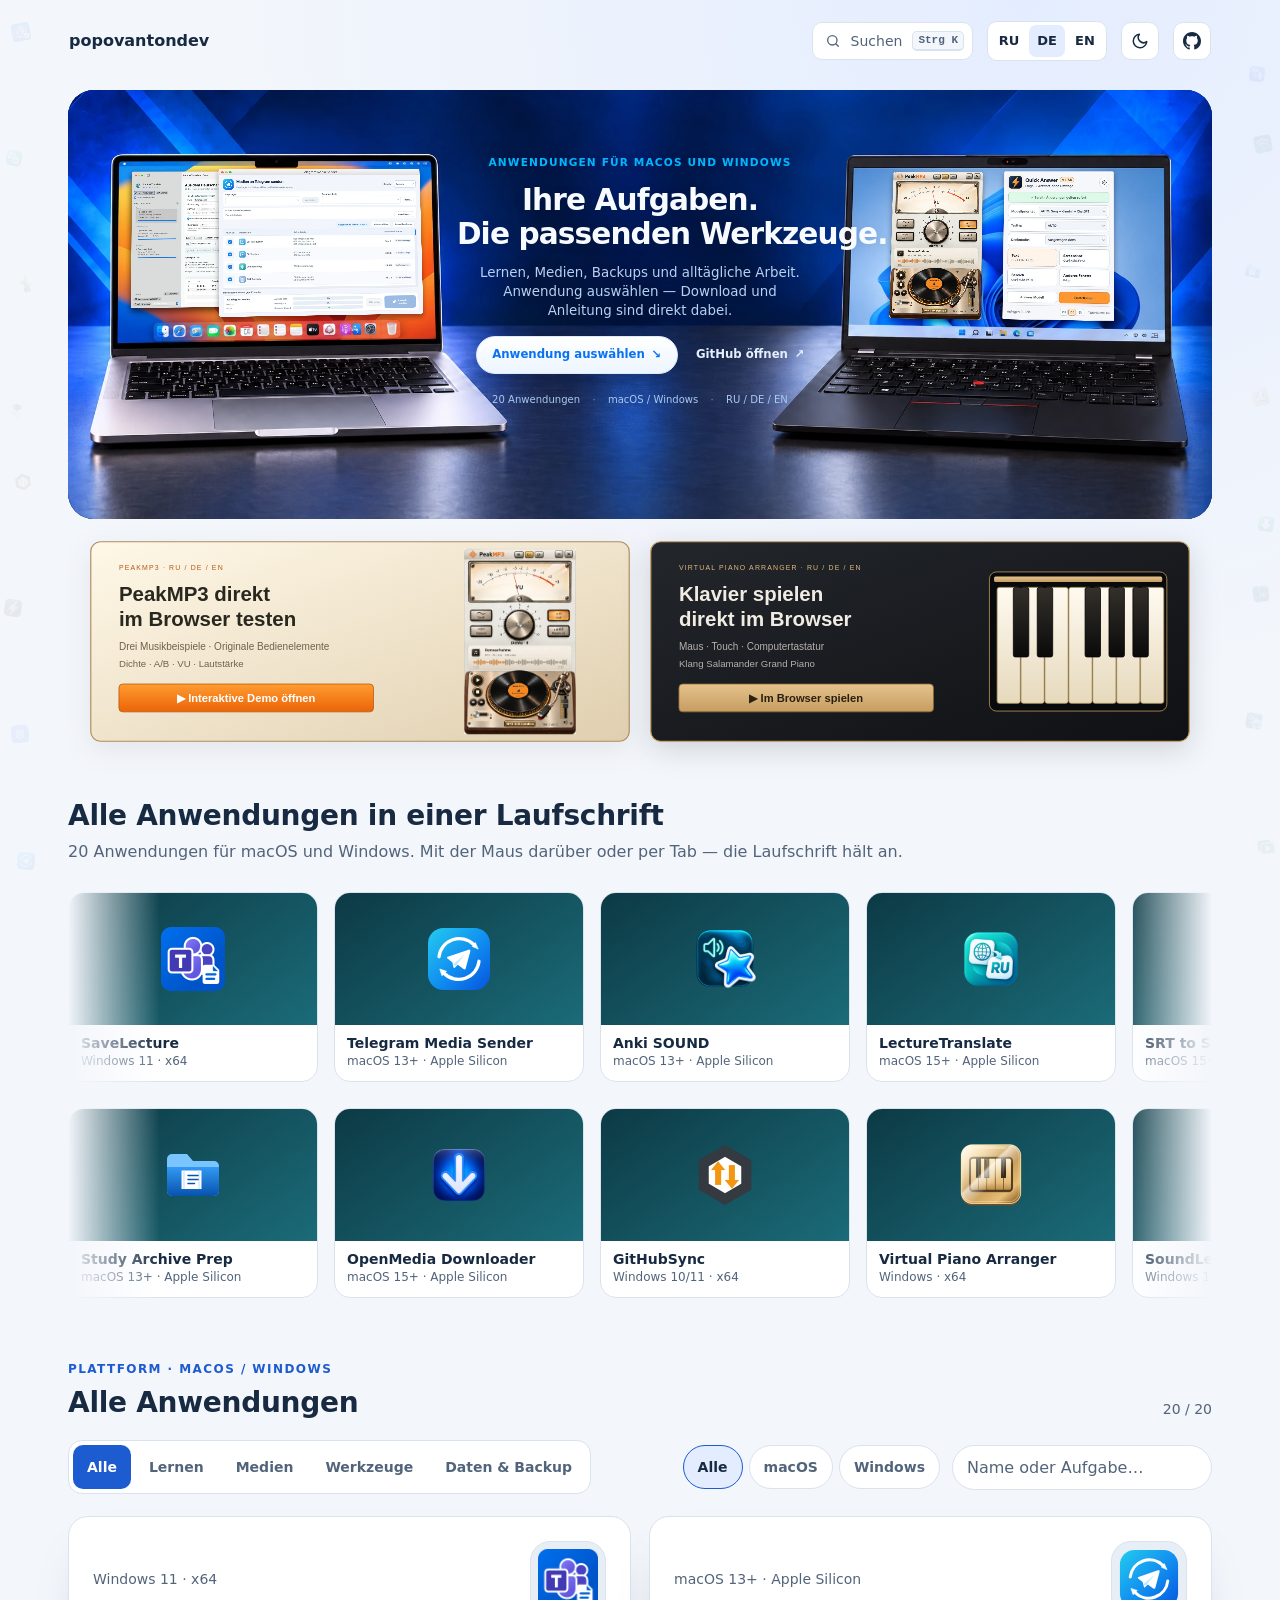
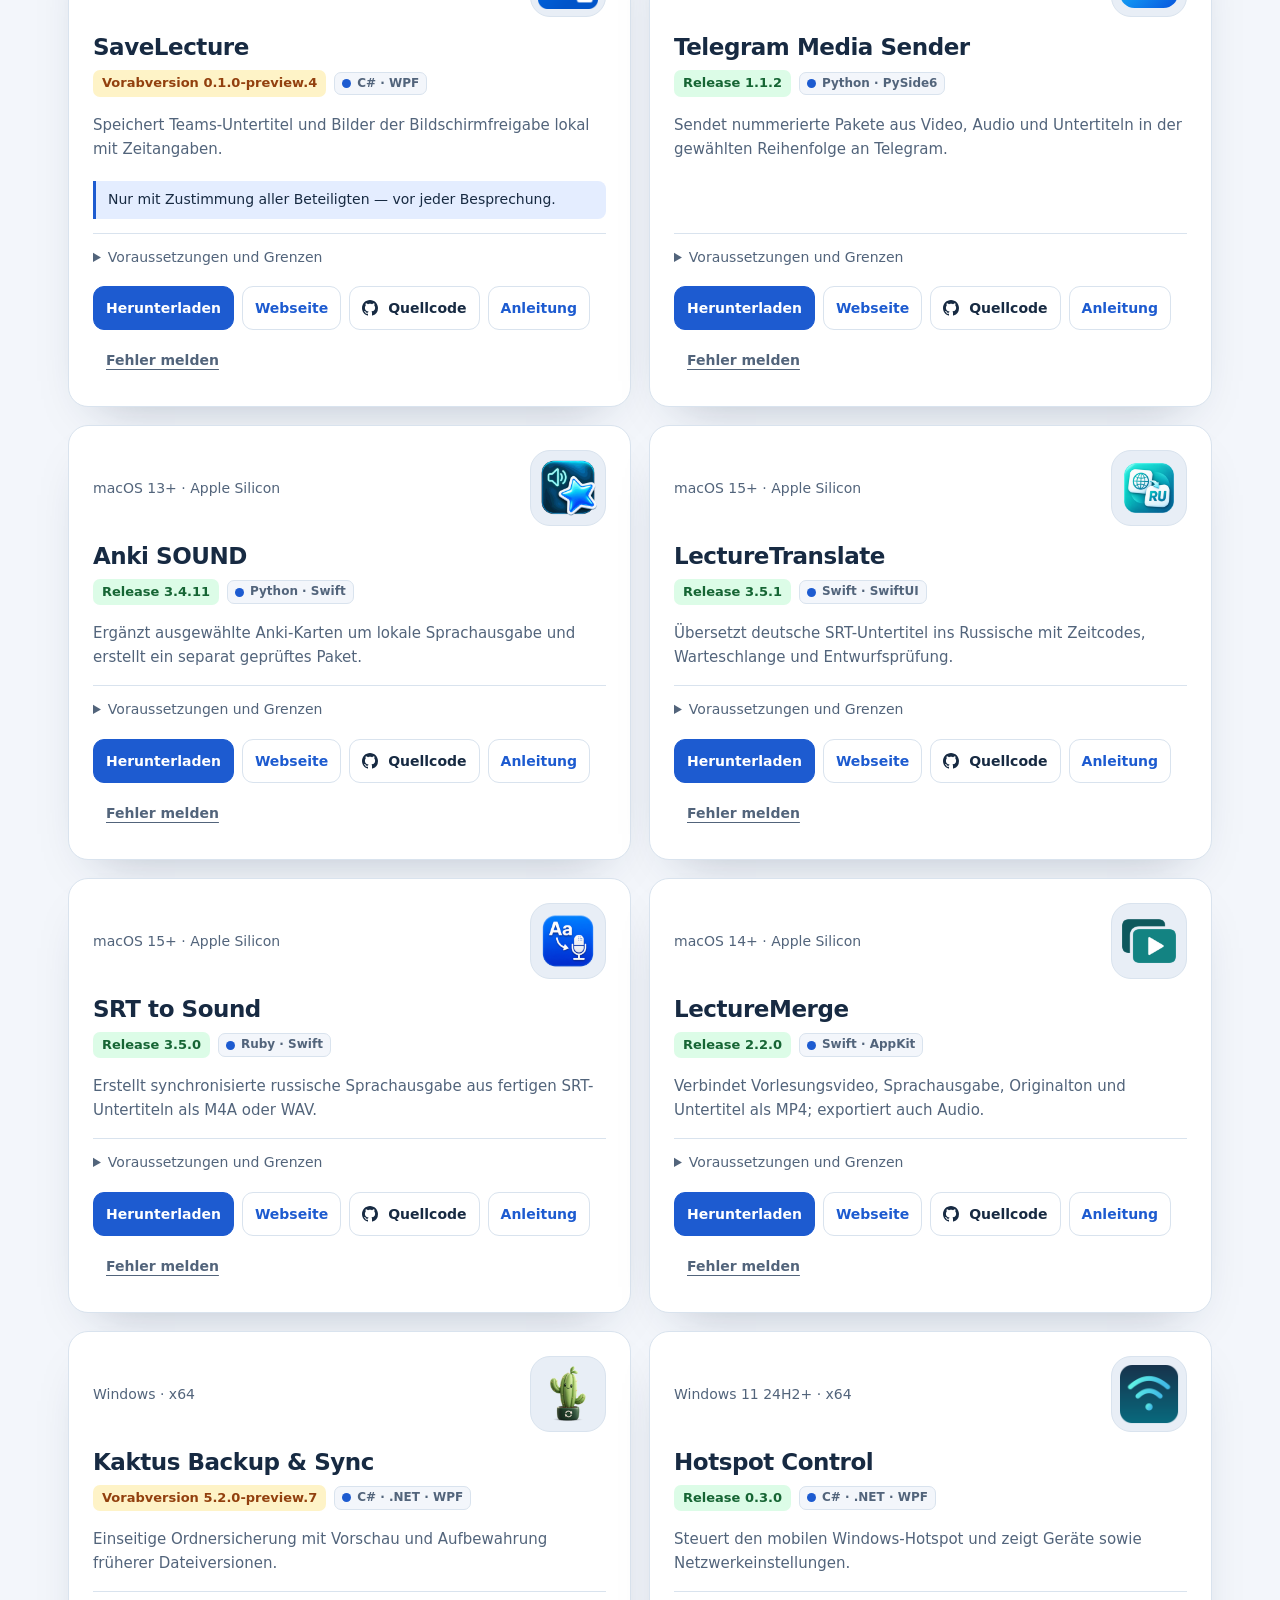
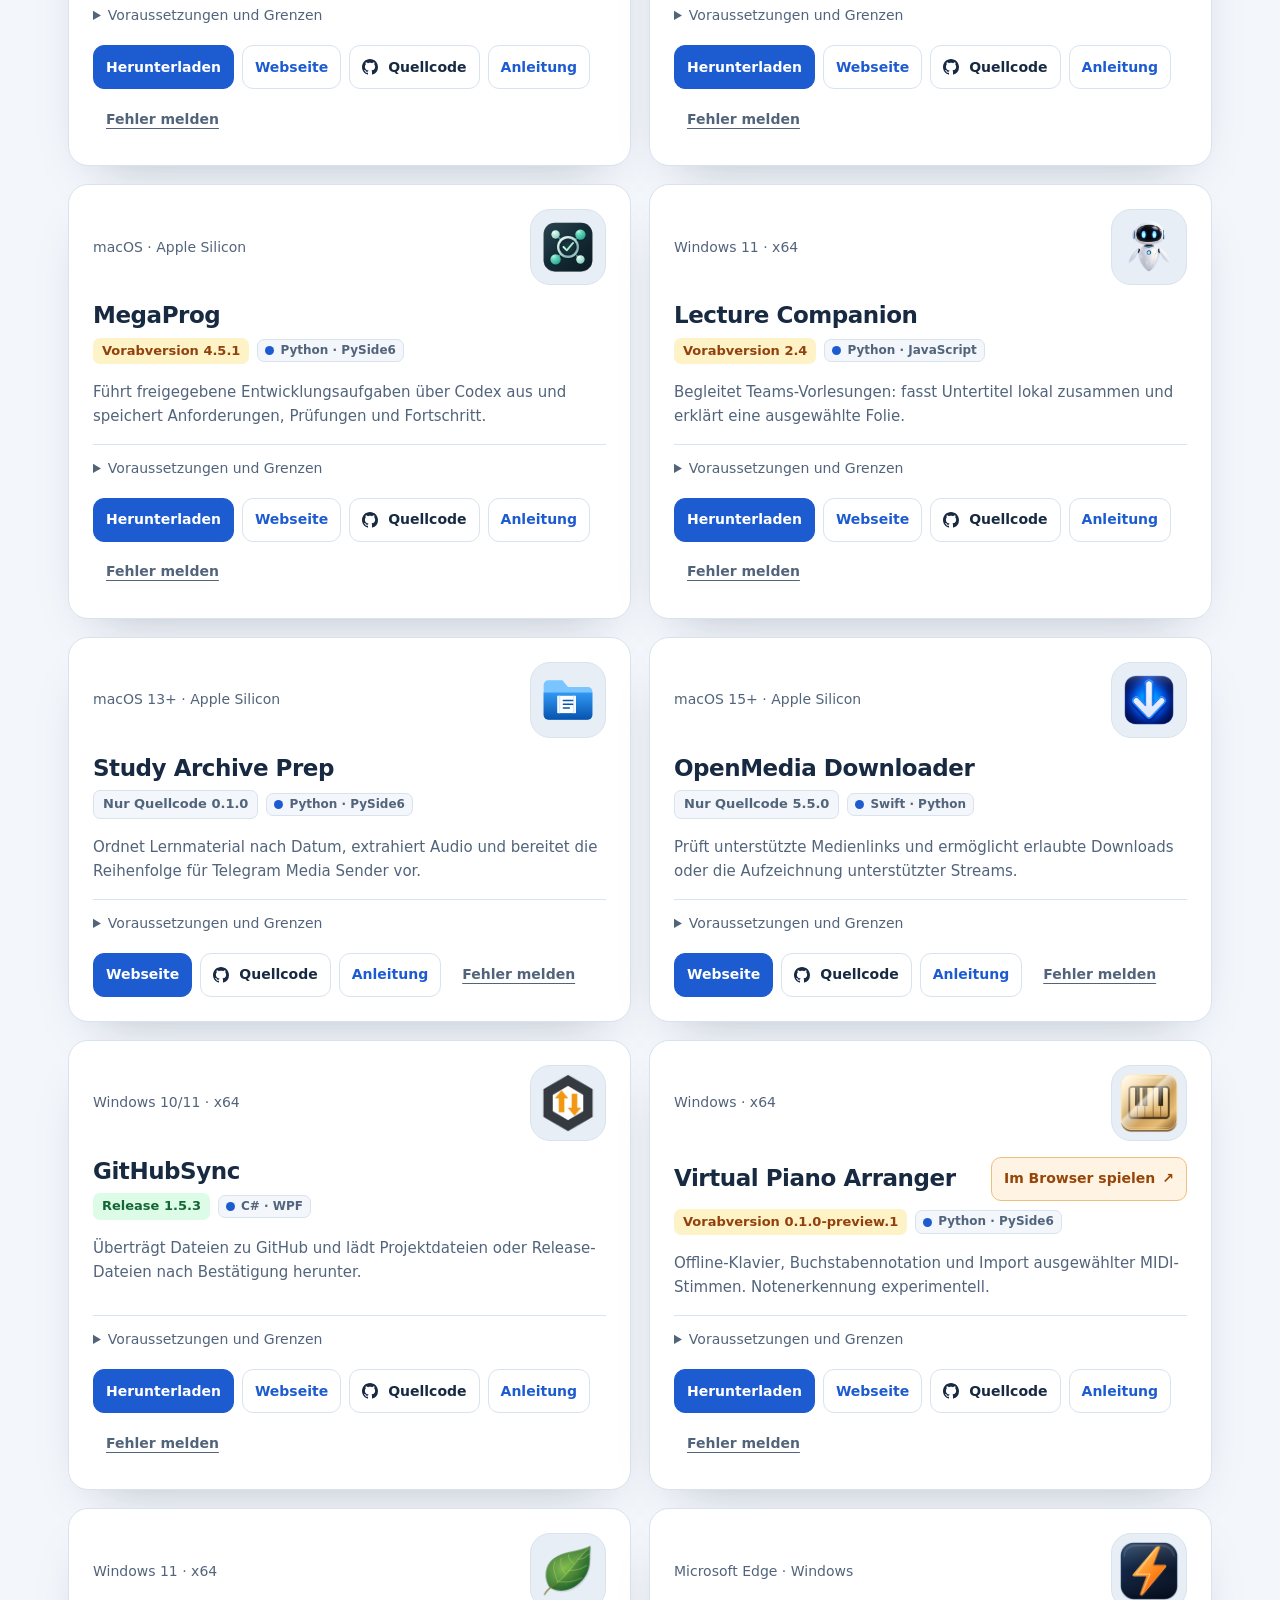
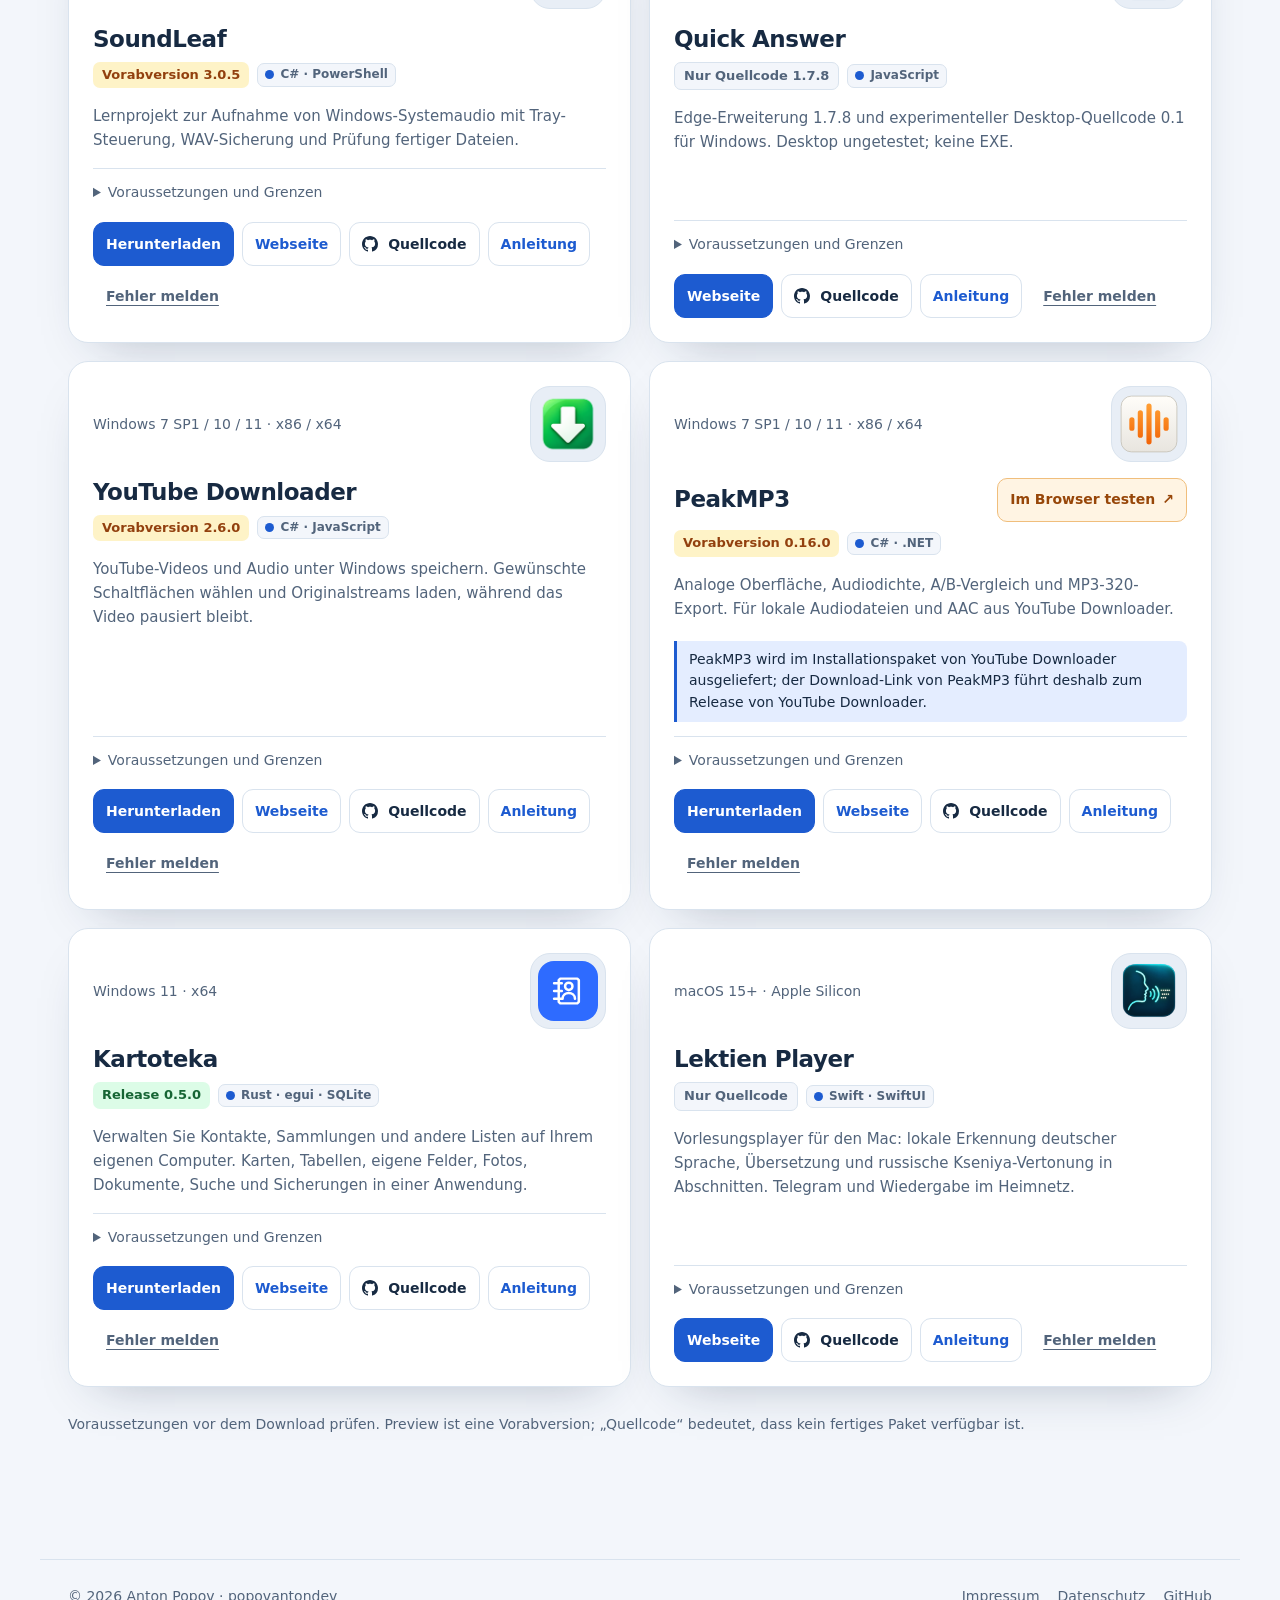
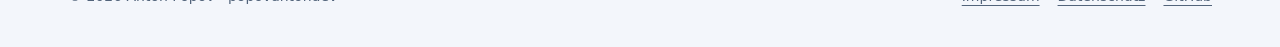
<file: index.html>
<!doctype html>
<html lang="de"><head><meta charset="utf-8"><meta name="viewport" content="width=device-width,initial-scale=1"><meta name="description" content="Lernen, Medien, Backups und alltägliche Arbeit. Anwendung auswählen — Download und Anleitung sind direkt dabei."><meta name="theme-color" content="#f3f6fb" media="(prefers-color-scheme: light)"><meta name="theme-color" content="#0c131b" media="(prefers-color-scheme: dark)"><meta property="og:title" content="popovantondev — Programme"><meta property="og:description" content="Lernen, Medien, Backups und alltägliche Arbeit. Anwendung auswählen — Download und Anleitung sind direkt dabei."><meta property="og:url" content="https://popovantondev.github.io/popovantondev/index.html"><meta property="og:type" content="website"><meta property="og:locale" content="de_DE"><meta property="og:image" content="https://popovantondev.github.io/popovantondev/assets/profile-studio-de.png"><meta property="og:image:width" content="2048"><meta property="og:image:height" content="768"><meta property="og:image:alt" content="Studio-Banner von popovantondev: Anwendungen für macOS und Windows auf zwei Schreibtischen"><meta name="twitter:card" content="summary_large_image"><title>popovantondev — Programme</title><link rel="icon" href="data:,"><script src="assets/kit/kit-theme.js"></script><link rel="stylesheet" href="assets/kit/kit.css?v=2026.11.16-1"><link rel="stylesheet" href="assets/catalog.css?v=kit-2026.11.16-1-r9"><script src="assets/kit/programs.js?v=2026.11.16-1" defer></script><script src="assets/kit/kit.js?v=2026.11.16-1" defer></script><script src="assets/catalog.js?v=kit-2026.11.16-1-r9" defer></script></head>
<body class="ppk-page"><a class="ppk-skip" href="#catalog">Zum Inhalt</a>
<div class="ppk-nav-wrap" id="ppk-nav-wrap"><nav class="ppk-nav" aria-label="Hauptnavigation"><a class="ppk-brand" href="index.html"><span>popovantondev</span></a><span class="ppk-spacer"></span><button class="ppk-search-btn" type="button" data-ppk-open-search aria-label="Programme durchsuchen"><span>Suchen</span><kbd>Strg K</kbd></button><div class="ppk-langs"><a href="index-ru.html" lang="ru" hreflang="ru">RU</a><a href="index.html" lang="de" hreflang="de" aria-current="page">DE</a><a href="index-en.html" lang="en" hreflang="en">EN</a></div><button class="ppk-icon-btn ppk-theme-btn" type="button" data-ppk-theme aria-label="Farbschema wechseln"></button><a class="ppk-icon-btn ppk-gh-btn" href="https://github.com/popovantondev" aria-label="GitHub"></a></nav></div>
<main class="ppk-shell" id="main"><section class="hero hero-studio"><div class="studio-art" aria-hidden="true"><div class="scene"><img class="photograph" src="assets/studio/studio-desktops.webp" width="2048" height="768" alt="" aria-hidden="true"><div class="desktop mac-desktop" style="transform:matrix3d(0.362478164855,0.00268640514118,0,2.11527963873e-05,-0.00544406398359,0.354618133095,0,-2.39855755711e-05,0,0,1,0,91,127,0,1)" aria-hidden="true"><img class="app translator" src="assets/studio/translate-de.webp" width="1160" height="756" alt=""><div class="sender-window"><div class="titlebar"><span class="traffic"><i></i><i></i><i></i></span>Telegram Media Sender</div><img src="assets/studio/sender-de.webp" width="1040" height="702" alt=""></div></div><div class="desktop windows-desktop" style="transform:matrix3d(0.307737845066,-0.00272982638239,0,-1.96390387222e-05,-0.0464419135057,0.323316632667,0,-2.52904813132e-05,0,0,1,0,1407,139,0,1)" aria-hidden="true"><img class="app peak" src="assets/studio/peak-de.webp" width="700" height="1163" alt=""><img class="app quick" src="assets/studio/quick-de.webp" width="420" height="586" alt=""></div></div></div><div class="hero-copy"><p class="eyebrow">ANWENDUNGEN FÜR MACOS UND WINDOWS</p><h1><span>Ihre Aufgaben.</span> <span>Die passenden Werkzeuge.</span></h1><p class="lead">Lernen, Medien, Backups und alltägliche Arbeit. Anwendung auswählen — Download und Anleitung sind direkt dabei.</p><div class="hero-actions"><a class="primary" href="#catalog">Anwendung auswählen <span aria-hidden="true">↘</span></a><a href="https://github.com/popovantondev">GitHub öffnen <span aria-hidden="true">↗</span></a></div><div class="hero-meta"><span>20 Anwendungen</span><span>macOS / Windows</span><span>RU / DE / EN</span></div></div></section>
<div class="demo-feature-row"><a class="peak-demo-feature demo-peak" href="https://popovantondev.github.io/PeakMP3/index.html#demo"><img src="assets/peakmp3-demo-de.svg" width="1400" height="520" alt="PeakMP3 — Im Browser testen" loading="lazy"><span class="demo-m"><span class="demo-m-eyebrow">PEAKMP3 · RU / DE / EN</span><span class="demo-m-copy"><strong class="demo-m-title">PeakMP3 direkt<br>im Browser testen</strong><span class="demo-m-sub">Drei Musikbeispiele · Originale Bedienelemente</span><span class="demo-m-sub">Dichte · A/B · VU · Lautstärke</span></span><img class="demo-m-art" src="assets/peakmp3-demo-thumb-de.webp" width="240" height="399" alt="" loading="lazy"><span class="demo-m-btn">▶ Interaktive Demo öffnen</span></span></a><a class="peak-demo-feature piano-demo-feature demo-piano" href="https://popovantondev.github.io/VirtualPianoArranger/play-de.html"><img src="assets/piano-demo-de.svg" width="1400" height="520" alt="Virtual Piano Arranger — Im Browser spielen" loading="lazy"><span class="demo-m"><span class="demo-m-eyebrow">VIRTUAL PIANO ARRANGER · RU / DE / EN</span><span class="demo-m-copy"><strong class="demo-m-title">Klavier spielen<br>direkt im Browser</strong><span class="demo-m-sub">Maus · Touch · Computertastatur</span><span class="demo-m-sub">Klang Salamander Grand Piano</span></span><img class="demo-m-art" src="assets/piano-demo-keys.svg" width="120" height="150" alt="" loading="lazy"><span class="demo-m-btn">▶ Im Browser spielen</span></span></a></div>
<section id="marquee" class="ppk-section marquee-section" aria-labelledby="marquee-title"><h2 id="marquee-title">Alle Anwendungen in einer Laufschrift</h2><p class="ppk-sub">20 Anwendungen für macOS und Windows. <span class="hint-pointer">Mit der Maus darüber oder per Tab — die Laufschrift hält an.</span><span class="hint-touch">Mit dem Finger seitlich wischen.</span></p><div class="marquee marquee-forward"><div class="marquee-track"><div class="marquee-set"><a class="marquee-card" href="https://popovantondev.github.io/SaveLecture/index.html"><span class="marquee-shot"><img src="assets/app-icons/SaveLecture.png" width="64" height="64" alt="" decoding="async" loading="lazy"></span><span class="marquee-meta"><b>SaveLecture</b><small>Windows 11 · x64</small></span></a><a class="marquee-card" href="https://popovantondev.github.io/TelegramMediaSender/index.html"><span class="marquee-shot"><img src="assets/app-icons/TelegramMediaSender.svg" width="64" height="64" alt="" decoding="async" loading="lazy"></span><span class="marquee-meta"><b>Telegram Media Sender</b><small>macOS 13+ · Apple Silicon</small></span></a><a class="marquee-card" href="https://popovantondev.github.io/AnkiSound/index.html"><span class="marquee-shot"><img src="assets/app-icons/AnkiSound.png" width="64" height="64" alt="" decoding="async" loading="lazy"></span><span class="marquee-meta"><b>Anki SOUND</b><small>macOS 13+ · Apple Silicon</small></span></a><a class="marquee-card" href="https://popovantondev.github.io/LectureTranslate/index.html"><span class="marquee-shot"><img src="assets/app-icons/LectureTranslate.png" width="64" height="64" alt="" decoding="async" loading="lazy"></span><span class="marquee-meta"><b>LectureTranslate</b><small>macOS 15+ · Apple Silicon</small></span></a><a class="marquee-card" href="https://popovantondev.github.io/SRTtoSound/index.html"><span class="marquee-shot"><img src="assets/app-icons/SRTtoSound.png" width="64" height="64" alt="" decoding="async" loading="lazy"></span><span class="marquee-meta"><b>SRT to Sound</b><small>macOS 15+ · Apple Silicon</small></span></a><a class="marquee-card" href="https://popovantondev.github.io/LectureMerge/index.html"><span class="marquee-shot"><img src="assets/app-icons/LectureMerge.png" width="64" height="64" alt="" decoding="async" loading="lazy"></span><span class="marquee-meta"><b>LectureMerge</b><small>macOS 14+ · Apple Silicon</small></span></a><a class="marquee-card" href="https://popovantondev.github.io/Kaktus-Backup-Sync/index.html"><span class="marquee-shot"><img src="assets/app-icons/Kaktus-Backup-Sync.png" width="64" height="64" alt="" decoding="async" loading="lazy"></span><span class="marquee-meta"><b>Kaktus Backup &amp; Sync</b><small>Windows · x64</small></span></a><a class="marquee-card" href="https://popovantondev.github.io/HotspotControl/index.html"><span class="marquee-shot"><img src="assets/app-icons/HotspotControl.ico" width="64" height="64" alt="" decoding="async" loading="lazy"></span><span class="marquee-meta"><b>Hotspot Control</b><small>Windows 11 24H2+ · x64</small></span></a><a class="marquee-card" href="https://popovantondev.github.io/MegaProg/index.html"><span class="marquee-shot"><img src="assets/app-icons/MegaProg.svg" width="64" height="64" alt="" decoding="async" loading="lazy"></span><span class="marquee-meta"><b>MegaProg</b><small>macOS · Apple Silicon</small></span></a><a class="marquee-card" href="https://popovantondev.github.io/LectureCompanion/index.html"><span class="marquee-shot"><img src="assets/app-icons/LectureCompanion.png" width="64" height="64" alt="" decoding="async" loading="lazy"></span><span class="marquee-meta"><b>Lecture Companion</b><small>Windows 11 · x64</small></span></a></div><div class="marquee-set" aria-hidden="true"><a class="marquee-card" href="https://popovantondev.github.io/SaveLecture/index.html" tabindex="-1"><span class="marquee-shot"><img src="assets/app-icons/SaveLecture.png" width="64" height="64" alt="" decoding="async" loading="lazy"></span><span class="marquee-meta"><b>SaveLecture</b><small>Windows 11 · x64</small></span></a><a class="marquee-card" href="https://popovantondev.github.io/TelegramMediaSender/index.html" tabindex="-1"><span class="marquee-shot"><img src="assets/app-icons/TelegramMediaSender.svg" width="64" height="64" alt="" decoding="async" loading="lazy"></span><span class="marquee-meta"><b>Telegram Media Sender</b><small>macOS 13+ · Apple Silicon</small></span></a><a class="marquee-card" href="https://popovantondev.github.io/AnkiSound/index.html" tabindex="-1"><span class="marquee-shot"><img src="assets/app-icons/AnkiSound.png" width="64" height="64" alt="" decoding="async" loading="lazy"></span><span class="marquee-meta"><b>Anki SOUND</b><small>macOS 13+ · Apple Silicon</small></span></a><a class="marquee-card" href="https://popovantondev.github.io/LectureTranslate/index.html" tabindex="-1"><span class="marquee-shot"><img src="assets/app-icons/LectureTranslate.png" width="64" height="64" alt="" decoding="async" loading="lazy"></span><span class="marquee-meta"><b>LectureTranslate</b><small>macOS 15+ · Apple Silicon</small></span></a><a class="marquee-card" href="https://popovantondev.github.io/SRTtoSound/index.html" tabindex="-1"><span class="marquee-shot"><img src="assets/app-icons/SRTtoSound.png" width="64" height="64" alt="" decoding="async" loading="lazy"></span><span class="marquee-meta"><b>SRT to Sound</b><small>macOS 15+ · Apple Silicon</small></span></a><a class="marquee-card" href="https://popovantondev.github.io/LectureMerge/index.html" tabindex="-1"><span class="marquee-shot"><img src="assets/app-icons/LectureMerge.png" width="64" height="64" alt="" decoding="async" loading="lazy"></span><span class="marquee-meta"><b>LectureMerge</b><small>macOS 14+ · Apple Silicon</small></span></a><a class="marquee-card" href="https://popovantondev.github.io/Kaktus-Backup-Sync/index.html" tabindex="-1"><span class="marquee-shot"><img src="assets/app-icons/Kaktus-Backup-Sync.png" width="64" height="64" alt="" decoding="async" loading="lazy"></span><span class="marquee-meta"><b>Kaktus Backup &amp; Sync</b><small>Windows · x64</small></span></a><a class="marquee-card" href="https://popovantondev.github.io/HotspotControl/index.html" tabindex="-1"><span class="marquee-shot"><img src="assets/app-icons/HotspotControl.ico" width="64" height="64" alt="" decoding="async" loading="lazy"></span><span class="marquee-meta"><b>Hotspot Control</b><small>Windows 11 24H2+ · x64</small></span></a><a class="marquee-card" href="https://popovantondev.github.io/MegaProg/index.html" tabindex="-1"><span class="marquee-shot"><img src="assets/app-icons/MegaProg.svg" width="64" height="64" alt="" decoding="async" loading="lazy"></span><span class="marquee-meta"><b>MegaProg</b><small>macOS · Apple Silicon</small></span></a><a class="marquee-card" href="https://popovantondev.github.io/LectureCompanion/index.html" tabindex="-1"><span class="marquee-shot"><img src="assets/app-icons/LectureCompanion.png" width="64" height="64" alt="" decoding="async" loading="lazy"></span><span class="marquee-meta"><b>Lecture Companion</b><small>Windows 11 · x64</small></span></a></div></div></div><div class="marquee marquee-reverse"><div class="marquee-track"><div class="marquee-set"><a class="marquee-card" href="https://popovantondev.github.io/StudyArchivePrep/index.html"><span class="marquee-shot"><img src="assets/app-icons/StudyArchivePrep.svg" width="64" height="64" alt="" decoding="async" loading="lazy"></span><span class="marquee-meta"><b>Study Archive Prep</b><small>macOS 13+ · Apple Silicon</small></span></a><a class="marquee-card" href="https://popovantondev.github.io/openmedia-downloader/index.html"><span class="marquee-shot"><img src="assets/app-icons/openmedia-downloader.png" width="64" height="64" alt="" decoding="async" loading="lazy"></span><span class="marquee-meta"><b>OpenMedia Downloader</b><small>macOS 15+ · Apple Silicon</small></span></a><a class="marquee-card" href="https://popovantondev.github.io/GitHubSync/index.html"><span class="marquee-shot"><img src="assets/app-icons/GitHubSync.png" width="64" height="64" alt="" decoding="async" loading="lazy"></span><span class="marquee-meta"><b>GitHubSync</b><small>Windows 10/11 · x64</small></span></a><a class="marquee-card" href="https://popovantondev.github.io/VirtualPianoArranger/index.html"><span class="marquee-shot"><img src="assets/app-icons/VirtualPianoArranger.png" width="64" height="64" alt="" decoding="async" loading="lazy"></span><span class="marquee-meta"><b>Virtual Piano Arranger</b><small>Windows · x64</small></span></a><a class="marquee-card" href="https://popovantondev.github.io/SoundLeaf/index.html"><span class="marquee-shot"><img src="assets/app-icons/SoundLeaf.png" width="64" height="64" alt="" decoding="async" loading="lazy"></span><span class="marquee-meta"><b>SoundLeaf</b><small>Windows 11 · x64</small></span></a><a class="marquee-card" href="https://popovantondev.github.io/QuickAnswer/index.html"><span class="marquee-shot"><img src="assets/app-icons/QuickAnswer.png" width="64" height="64" alt="" decoding="async" loading="lazy"></span><span class="marquee-meta"><b>Quick Answer</b><small>Microsoft Edge · Windows</small></span></a><a class="marquee-card" href="https://popovantondev.github.io/YouTubeDownloader/index.html"><span class="marquee-shot"><img src="assets/app-icons/YouTubeDownloader.png" width="64" height="64" alt="" decoding="async" loading="lazy"></span><span class="marquee-meta"><b>YouTube Downloader</b><small>Windows 7 SP1 / 10 / 11 · x86 / x64</small></span></a><a class="marquee-card" href="https://popovantondev.github.io/PeakMP3/index.html"><span class="marquee-shot"><img src="assets/app-icons/PeakMP3.svg" width="64" height="64" alt="" decoding="async" loading="lazy"></span><span class="marquee-meta"><b>PeakMP3</b><small>Windows 7 SP1 / 10 / 11 · x86 / x64</small></span></a><a class="marquee-card" href="https://popovantondev.github.io/Kartoteka/index.html"><span class="marquee-shot"><img src="assets/app-icons/Kartoteka.svg" width="64" height="64" alt="" decoding="async" loading="lazy"></span><span class="marquee-meta"><b>Kartoteka</b><small>Windows 11 · x64</small></span></a><a class="marquee-card" href="https://popovantondev.github.io/LektienPlayer/index.html"><span class="marquee-shot"><img src="assets/icons/lektien-player.png" width="64" height="64" alt="" decoding="async" loading="lazy"></span><span class="marquee-meta"><b>Lektien Player</b><small>macOS 15+ · Apple Silicon</small></span></a></div><div class="marquee-set" aria-hidden="true"><a class="marquee-card" href="https://popovantondev.github.io/StudyArchivePrep/index.html" tabindex="-1"><span class="marquee-shot"><img src="assets/app-icons/StudyArchivePrep.svg" width="64" height="64" alt="" decoding="async" loading="lazy"></span><span class="marquee-meta"><b>Study Archive Prep</b><small>macOS 13+ · Apple Silicon</small></span></a><a class="marquee-card" href="https://popovantondev.github.io/openmedia-downloader/index.html" tabindex="-1"><span class="marquee-shot"><img src="assets/app-icons/openmedia-downloader.png" width="64" height="64" alt="" decoding="async" loading="lazy"></span><span class="marquee-meta"><b>OpenMedia Downloader</b><small>macOS 15+ · Apple Silicon</small></span></a><a class="marquee-card" href="https://popovantondev.github.io/GitHubSync/index.html" tabindex="-1"><span class="marquee-shot"><img src="assets/app-icons/GitHubSync.png" width="64" height="64" alt="" decoding="async" loading="lazy"></span><span class="marquee-meta"><b>GitHubSync</b><small>Windows 10/11 · x64</small></span></a><a class="marquee-card" href="https://popovantondev.github.io/VirtualPianoArranger/index.html" tabindex="-1"><span class="marquee-shot"><img src="assets/app-icons/VirtualPianoArranger.png" width="64" height="64" alt="" decoding="async" loading="lazy"></span><span class="marquee-meta"><b>Virtual Piano Arranger</b><small>Windows · x64</small></span></a><a class="marquee-card" href="https://popovantondev.github.io/SoundLeaf/index.html" tabindex="-1"><span class="marquee-shot"><img src="assets/app-icons/SoundLeaf.png" width="64" height="64" alt="" decoding="async" loading="lazy"></span><span class="marquee-meta"><b>SoundLeaf</b><small>Windows 11 · x64</small></span></a><a class="marquee-card" href="https://popovantondev.github.io/QuickAnswer/index.html" tabindex="-1"><span class="marquee-shot"><img src="assets/app-icons/QuickAnswer.png" width="64" height="64" alt="" decoding="async" loading="lazy"></span><span class="marquee-meta"><b>Quick Answer</b><small>Microsoft Edge · Windows</small></span></a><a class="marquee-card" href="https://popovantondev.github.io/YouTubeDownloader/index.html" tabindex="-1"><span class="marquee-shot"><img src="assets/app-icons/YouTubeDownloader.png" width="64" height="64" alt="" decoding="async" loading="lazy"></span><span class="marquee-meta"><b>YouTube Downloader</b><small>Windows 7 SP1 / 10 / 11 · x86 / x64</small></span></a><a class="marquee-card" href="https://popovantondev.github.io/PeakMP3/index.html" tabindex="-1"><span class="marquee-shot"><img src="assets/app-icons/PeakMP3.svg" width="64" height="64" alt="" decoding="async" loading="lazy"></span><span class="marquee-meta"><b>PeakMP3</b><small>Windows 7 SP1 / 10 / 11 · x86 / x64</small></span></a><a class="marquee-card" href="https://popovantondev.github.io/Kartoteka/index.html" tabindex="-1"><span class="marquee-shot"><img src="assets/app-icons/Kartoteka.svg" width="64" height="64" alt="" decoding="async" loading="lazy"></span><span class="marquee-meta"><b>Kartoteka</b><small>Windows 11 · x64</small></span></a><a class="marquee-card" href="https://popovantondev.github.io/LektienPlayer/index.html" tabindex="-1"><span class="marquee-shot"><img src="assets/icons/lektien-player.png" width="64" height="64" alt="" decoding="async" loading="lazy"></span><span class="marquee-meta"><b>Lektien Player</b><small>macOS 15+ · Apple Silicon</small></span></a></div></div></div></section>
<section id="catalog" class="ppk-section" aria-labelledby="catalog-title"><div class="catalog-top"><div><p class="eyebrow">Plattform · macOS / Windows</p><h2 id="catalog-title">Alle Anwendungen</h2></div><span class="result-count" id="result-count" aria-live="polite">20 / 20</span></div>
<div class="catalog-controls" hidden><div class="ppk-tabs" role="tablist" aria-label="Kategorien"><button type="button" role="tab" id="tab-all" aria-selected="true" aria-controls="projects" data-category="all">Alle</button><button type="button" role="tab" id="tab-lernen" aria-selected="false" aria-controls="projects" data-category="lernen">Lernen</button><button type="button" role="tab" id="tab-medien" aria-selected="false" aria-controls="projects" data-category="medien">Medien</button><button type="button" role="tab" id="tab-werkzeuge" aria-selected="false" aria-controls="projects" data-category="werkzeuge">Werkzeuge</button><button type="button" role="tab" id="tab-daten" aria-selected="false" aria-controls="projects" data-category="daten">Daten &amp; Backup</button></div><div class="catalog-filters"><div class="filters" role="group" aria-label="Plattform"><button type="button" data-filter="all" aria-pressed="true">Alle</button><button type="button" data-filter="macos" aria-pressed="false">macOS</button><button type="button" data-filter="windows" aria-pressed="false">Windows</button></div><label class="search"><span class="ppk-sr-only">Anwendung suchen</span><input id="project-search" type="search" placeholder="Name oder Aufgabe…" autocomplete="off"></label></div></div>
<div class="projects" id="projects" role="tabpanel" aria-labelledby="tab-all"><article class="project" id="SaveLecture" data-platform="windows" data-category="lernen" data-keywords="Lernen C# · WPF">
<div class="project-heading"><span class="project-badge"><img class="project-icon" src="assets/app-icons/SaveLecture.png" width="64" height="64" alt="" decoding="async" loading="eager"></span><span class="platform">Windows 11 · x64</span></div>
<div class="project-title-row"><h2><a href="https://popovantondev.github.io/SaveLecture/index.html">SaveLecture</a></h2></div><p class="project-meta"><span class="status preview">Vorabversion 0.1.0-preview.4</span><span class="ppk-chip"><i class="ppk-dot"></i>C# · WPF</span></p>
<p class="description">Speichert Teams-Untertitel und Bilder der Bildschirmfreigabe lokal mit Zeitangaben.</p><p class="collection-notice">Nur mit Zustimmung aller Beteiligten — vor jeder Besprechung.</p>
<details class="requirements"><summary>Voraussetzungen und Grenzen</summary><p>Windows 11 x64, .NET Framework 4.8, Windows PowerShell und Teams Desktop mit Untertiteln. Python 3.10+, Pillow und NumPy nur für manuelle Bereinigung.</p></details>
<div class="actions"><a class="ppk-btn ppk-btn-primary" href="https://github.com/popovantondev/SaveLecture/releases/tag/v0.1.0-preview.4">Herunterladen</a><a class="ppk-btn" href="https://popovantondev.github.io/SaveLecture/index.html">Webseite</a><a class="ppk-btn ppk-btn-gh" href="https://github.com/popovantondev/SaveLecture">Quellcode</a><a class="ppk-btn" href="https://popovantondev.github.io/SaveLecture/Guide-de.html">Anleitung</a><a class="ppk-btn support-link" href="https://github.com/popovantondev/SaveLecture/issues/new">Fehler melden</a></div></article><article class="project" id="TelegramMediaSender" data-platform="macos" data-category="werkzeuge" data-keywords="Werkzeuge Python · PySide6">
<div class="project-heading"><span class="project-badge"><img class="project-icon" src="assets/app-icons/TelegramMediaSender.svg" width="64" height="64" alt="" decoding="async" loading="eager"></span><span class="platform">macOS 13+ · Apple Silicon</span></div>
<div class="project-title-row"><h2><a href="https://popovantondev.github.io/TelegramMediaSender/index.html">Telegram Media Sender</a></h2></div><p class="project-meta"><span class="status release">Release 1.1.2</span><span class="ppk-chip"><i class="ppk-dot"></i>Python · PySide6</span></p>
<p class="description">Sendet nummerierte Pakete aus Video, Audio und Untertiteln in der gewählten Reihenfolge an Telegram.</p>
<details class="requirements"><summary>Voraussetzungen und Grenzen</summary><p>Eigenes Telegram-Konto, API ID und API Hash erforderlich; keine Apple-Notarisierung.</p></details>
<div class="actions"><a class="ppk-btn ppk-btn-primary" href="https://github.com/popovantondev/TelegramMediaSender/releases/tag/v1.1.2">Herunterladen</a><a class="ppk-btn" href="https://popovantondev.github.io/TelegramMediaSender/index.html">Webseite</a><a class="ppk-btn ppk-btn-gh" href="https://github.com/popovantondev/TelegramMediaSender">Quellcode</a><a class="ppk-btn" href="https://popovantondev.github.io/TelegramMediaSender/Guide-de.html">Anleitung</a><a class="ppk-btn support-link" href="https://github.com/popovantondev/TelegramMediaSender/issues/new/choose">Fehler melden</a></div></article><article class="project" id="AnkiSound" data-platform="macos" data-category="lernen" data-keywords="Lernen Python · Swift">
<div class="project-heading"><span class="project-badge"><img class="project-icon" src="assets/app-icons/AnkiSound.png" width="64" height="64" alt="" decoding="async" loading="eager"></span><span class="platform">macOS 13+ · Apple Silicon</span></div>
<div class="project-title-row"><h2><a href="https://popovantondev.github.io/AnkiSound/index.html">Anki SOUND</a></h2></div><p class="project-meta"><span class="status release">Release 3.4.11</span><span class="ppk-chip"><i class="ppk-dot"></i>Python · Swift</span></p>
<p class="description">Ergänzt ausgewählte Anki-Karten um lokale Sprachausgabe und erstellt ein separat geprüftes Paket.</p>
<details class="requirements"><summary>Voraussetzungen und Grenzen</summary><p>Python 3.9–3.12; Internet für die erste Installation von Paketen und Stimmen. Keine Apple-Notarisierung.</p></details>
<div class="actions"><a class="ppk-btn ppk-btn-primary" href="https://github.com/popovantondev/AnkiSound/releases/tag/v3.4.11">Herunterladen</a><a class="ppk-btn" href="https://popovantondev.github.io/AnkiSound/index.html">Webseite</a><a class="ppk-btn ppk-btn-gh" href="https://github.com/popovantondev/AnkiSound">Quellcode</a><a class="ppk-btn" href="https://popovantondev.github.io/AnkiSound/Guide-de.html">Anleitung</a><a class="ppk-btn support-link" href="https://github.com/popovantondev/AnkiSound/issues/new/choose">Fehler melden</a></div></article><article class="project" id="LectureTranslate" data-platform="macos" data-category="lernen" data-keywords="Lernen Swift · SwiftUI">
<div class="project-heading"><span class="project-badge"><img class="project-icon" src="assets/app-icons/LectureTranslate.png" width="64" height="64" alt="" decoding="async" loading="eager"></span><span class="platform">macOS 15+ · Apple Silicon</span></div>
<div class="project-title-row"><h2><a href="https://popovantondev.github.io/LectureTranslate/index.html">LectureTranslate</a></h2></div><p class="project-meta"><span class="status release">Release 3.5.1</span><span class="ppk-chip"><i class="ppk-dot"></i>Swift · SwiftUI</span></p>
<p class="description">Übersetzt deutsche SRT-Untertitel ins Russische mit Zeitcodes, Warteschlange und Entwurfsprüfung.</p>
<details class="requirements"><summary>Voraussetzungen und Grenzen</summary><p>Separate Verbindung und Anmeldung beim externen Übersetzungsdienst nötig. FFmpeg/ffprobe sind für einzelne Medienfunktionen optional.</p></details>
<div class="actions"><a class="ppk-btn ppk-btn-primary" href="https://github.com/popovantondev/LectureTranslate/releases/tag/v3.5.1">Herunterladen</a><a class="ppk-btn" href="https://popovantondev.github.io/LectureTranslate/index.html">Webseite</a><a class="ppk-btn ppk-btn-gh" href="https://github.com/popovantondev/LectureTranslate">Quellcode</a><a class="ppk-btn" href="https://popovantondev.github.io/LectureTranslate/Guide-de.html">Anleitung</a><a class="ppk-btn support-link" href="https://github.com/popovantondev/LectureTranslate/issues/new/choose">Fehler melden</a></div></article><article class="project" id="SRTtoSound" data-platform="macos" data-category="medien" data-keywords="Medien Ruby · Swift">
<div class="project-heading"><span class="project-badge"><img class="project-icon" src="assets/app-icons/SRTtoSound.png" width="64" height="64" alt="" decoding="async" loading="eager"></span><span class="platform">macOS 15+ · Apple Silicon</span></div>
<div class="project-title-row"><h2><a href="https://popovantondev.github.io/SRTtoSound/index.html">SRT to Sound</a></h2></div><p class="project-meta"><span class="status release">Release 3.5.0</span><span class="ppk-chip"><i class="ppk-dot"></i>Ruby · Swift</span></p>
<p class="description">Erstellt synchronisierte russische Sprachausgabe aus fertigen SRT-Untertiteln als M4A oder WAV.</p>
<details class="requirements"><summary>Voraussetzungen und Grenzen</summary><p>Python 3.12 ARM64, FFmpeg, Silero-Pakete und Modell v5_5_ru.pt separat installieren; nicht im ZIP enthalten. Keine Apple-Notarisierung.</p></details>
<div class="actions"><a class="ppk-btn ppk-btn-primary" href="https://github.com/popovantondev/SRTtoSound/releases/tag/v3.5.0">Herunterladen</a><a class="ppk-btn" href="https://popovantondev.github.io/SRTtoSound/index.html">Webseite</a><a class="ppk-btn ppk-btn-gh" href="https://github.com/popovantondev/SRTtoSound">Quellcode</a><a class="ppk-btn" href="https://popovantondev.github.io/SRTtoSound/Guide-de.html">Anleitung</a><a class="ppk-btn support-link" href="https://github.com/popovantondev/SRTtoSound/issues/new/choose">Fehler melden</a></div></article><article class="project" id="LectureMerge" data-platform="macos" data-category="medien" data-keywords="Medien Swift · AppKit">
<div class="project-heading"><span class="project-badge"><img class="project-icon" src="assets/app-icons/LectureMerge.png" width="64" height="64" alt="" decoding="async" loading="eager"></span><span class="platform">macOS 14+ · Apple Silicon</span></div>
<div class="project-title-row"><h2><a href="https://popovantondev.github.io/LectureMerge/index.html">LectureMerge</a></h2></div><p class="project-meta"><span class="status release">Release 2.2.0</span><span class="ppk-chip"><i class="ppk-dot"></i>Swift · AppKit</span></p>
<p class="description">Verbindet Vorlesungsvideo, Sprachausgabe, Originalton und Untertitel als MP4; exportiert auch Audio.</p>
<details class="requirements"><summary>Voraussetzungen und Grenzen</summary><p>Lokale Verarbeitung ohne externen Dienst. Ad-hoc signiert, keine Apple-Notarisierung.</p></details>
<div class="actions"><a class="ppk-btn ppk-btn-primary" href="https://github.com/popovantondev/LectureMerge/releases/tag/v2.2.0">Herunterladen</a><a class="ppk-btn" href="https://popovantondev.github.io/LectureMerge/index.html">Webseite</a><a class="ppk-btn ppk-btn-gh" href="https://github.com/popovantondev/LectureMerge">Quellcode</a><a class="ppk-btn" href="https://popovantondev.github.io/LectureMerge/Guide-de.html">Anleitung</a><a class="ppk-btn support-link" href="https://github.com/popovantondev/LectureMerge/issues/new/choose">Fehler melden</a></div></article><article class="project" id="Kaktus-Backup-Sync" data-platform="windows" data-category="daten" data-keywords="Daten &amp; Backup C# · .NET · WPF">
<div class="project-heading"><span class="project-badge"><img class="project-icon" src="assets/app-icons/Kaktus-Backup-Sync.png" width="64" height="64" alt="" decoding="async" loading="lazy"></span><span class="platform">Windows · x64</span></div>
<div class="project-title-row"><h2><a href="https://popovantondev.github.io/Kaktus-Backup-Sync/index.html">Kaktus Backup &amp; Sync</a></h2></div><p class="project-meta"><span class="status preview">Vorabversion 5.2.0-preview.7</span><span class="ppk-chip"><i class="ppk-dot"></i>C# · .NET · WPF</span></p>
<p class="description">Einseitige Ordnersicherung mit Vorschau und Aufbewahrung früherer Dateiversionen.</p>
<details class="requirements"><summary>Voraussetzungen und Grenzen</summary><p>Portable-Paket enthält .NET; Python und SDK sind nicht nötig. Dies ist eine Vorabversion.</p></details>
<div class="actions"><a class="ppk-btn ppk-btn-primary" href="https://github.com/popovantondev/Kaktus-Backup-Sync/releases/tag/v5.2.0-preview.7">Herunterladen</a><a class="ppk-btn" href="https://popovantondev.github.io/Kaktus-Backup-Sync/index.html">Webseite</a><a class="ppk-btn ppk-btn-gh" href="https://github.com/popovantondev/Kaktus-Backup-Sync">Quellcode</a><a class="ppk-btn" href="https://popovantondev.github.io/Kaktus-Backup-Sync/Guide-de.html">Anleitung</a><a class="ppk-btn support-link" href="https://github.com/popovantondev/Kaktus-Backup-Sync/issues/new/choose">Fehler melden</a></div></article><article class="project" id="HotspotControl" data-platform="windows" data-category="werkzeuge" data-keywords="Werkzeuge C# · .NET · WPF">
<div class="project-heading"><span class="project-badge"><img class="project-icon" src="assets/app-icons/HotspotControl.ico" width="64" height="64" alt="" decoding="async" loading="lazy"></span><span class="platform">Windows 11 24H2+ · x64</span></div>
<div class="project-title-row"><h2><a href="https://popovantondev.github.io/HotspotControl/index.html">Hotspot Control</a></h2></div><p class="project-meta"><span class="status release">Release 0.3.0</span><span class="ppk-chip"><i class="ppk-dot"></i>C# · .NET · WPF</span></p>
<p class="description">Steuert den mobilen Windows-Hotspot und zeigt Geräte sowie Netzwerkeinstellungen.</p>
<details class="requirements"><summary>Voraussetzungen und Grenzen</summary><p>Kompatibler WLAN-Adapter; Windows- oder Organisationsrichtlinien können Funktionen einschränken. .NET ist enthalten.</p></details>
<div class="actions"><a class="ppk-btn ppk-btn-primary" href="https://github.com/popovantondev/HotspotControl/releases/tag/v0.3.0">Herunterladen</a><a class="ppk-btn" href="https://popovantondev.github.io/HotspotControl/index.html">Webseite</a><a class="ppk-btn ppk-btn-gh" href="https://github.com/popovantondev/HotspotControl">Quellcode</a><a class="ppk-btn" href="https://popovantondev.github.io/HotspotControl/Guide-de.html">Anleitung</a><a class="ppk-btn support-link" href="https://github.com/popovantondev/HotspotControl/issues/new/choose">Fehler melden</a></div></article><article class="project" id="MegaProg" data-platform="macos" data-category="werkzeuge" data-keywords="Werkzeuge Python · PySide6">
<div class="project-heading"><span class="project-badge"><img class="project-icon" src="assets/app-icons/MegaProg.svg" width="64" height="64" alt="" decoding="async" loading="lazy"></span><span class="platform">macOS · Apple Silicon</span></div>
<div class="project-title-row"><h2><a href="https://popovantondev.github.io/MegaProg/index.html">MegaProg</a></h2></div><p class="project-meta"><span class="status preview">Vorabversion 4.5.1</span><span class="ppk-chip"><i class="ppk-dot"></i>Python · PySide6</span></p>
<p class="description">Führt freigegebene Entwicklungsaufgaben über Codex aus und speichert Anforderungen, Prüfungen und Fortschritt.</p>
<details class="requirements"><summary>Voraussetzungen und Grenzen</summary><p>Codex CLI separat installieren und mit einem ChatGPT-Konto mit Codex-Zugang anmelden; Git-Projekt nötig. Keine Apple-Notarisierung.</p></details>
<div class="actions"><a class="ppk-btn ppk-btn-primary" href="https://github.com/popovantondev/MegaProg/releases/tag/v4.5.1-preview.1">Herunterladen</a><a class="ppk-btn" href="https://popovantondev.github.io/MegaProg/index.html">Webseite</a><a class="ppk-btn ppk-btn-gh" href="https://github.com/popovantondev/MegaProg">Quellcode</a><a class="ppk-btn" href="https://popovantondev.github.io/MegaProg/Guide-de.html">Anleitung</a><a class="ppk-btn support-link" href="https://github.com/popovantondev/MegaProg/issues/new/choose">Fehler melden</a></div></article><article class="project" id="LectureCompanion" data-platform="windows" data-category="lernen" data-keywords="Lernen Python · JavaScript">
<div class="project-heading"><span class="project-badge"><img class="project-icon" src="assets/app-icons/LectureCompanion.png" width="64" height="64" alt="" decoding="async" loading="lazy"></span><span class="platform">Windows 11 · x64</span></div>
<div class="project-title-row"><h2><a href="https://popovantondev.github.io/LectureCompanion/index.html">Lecture Companion</a></h2></div><p class="project-meta"><span class="status preview">Vorabversion 2.4</span><span class="ppk-chip"><i class="ppk-dot"></i>Python · JavaScript</span></p>
<p class="description">Begleitet Teams-Vorlesungen: fasst Untertitel lokal zusammen und erklärt eine ausgewählte Folie.</p>
<details class="requirements"><summary>Voraussetzungen und Grenzen</summary><p>Teams Desktop und kompatible Treiber; empfohlen: 32 GB RAM, interne SSD und 25 GB freier Platz für Teile, ZIP und Entpacken. EXE nicht signiert; Prüfung auf einem zweiten sauberen PC steht aus.</p></details>
<div class="actions"><a class="ppk-btn ppk-btn-primary" href="https://github.com/popovantondev/LectureCompanion/releases/tag/v2.4">Herunterladen</a><a class="ppk-btn" href="https://popovantondev.github.io/LectureCompanion/index.html">Webseite</a><a class="ppk-btn ppk-btn-gh" href="https://github.com/popovantondev/LectureCompanion">Quellcode</a><a class="ppk-btn" href="https://popovantondev.github.io/LectureCompanion/Guide-de.html">Anleitung</a><a class="ppk-btn support-link" href="https://github.com/popovantondev/LectureCompanion/issues/new/choose">Fehler melden</a></div></article><article class="project" id="StudyArchivePrep" data-platform="macos" data-category="daten" data-keywords="Daten &amp; Backup Python · PySide6">
<div class="project-heading"><span class="project-badge"><img class="project-icon" src="assets/app-icons/StudyArchivePrep.svg" width="64" height="64" alt="" decoding="async" loading="lazy"></span><span class="platform">macOS 13+ · Apple Silicon</span></div>
<div class="project-title-row"><h2><a href="https://popovantondev.github.io/StudyArchivePrep/index.html">Study Archive Prep</a></h2></div><p class="project-meta"><span class="status source">Nur Quellcode 0.1.0</span><span class="ppk-chip"><i class="ppk-dot"></i>Python · PySide6</span></p>
<p class="description">Ordnet Lernmaterial nach Datum, extrahiert Audio und bereitet die Reihenfolge für Telegram Media Sender vor.</p>
<details class="requirements"><summary>Voraussetzungen und Grenzen</summary><p>Frühe Entwicklung: nur Quellcode, kein fertiges Installationspaket. Python 3.12; lokales Modell und Engine für Titelvorschläge separat einrichten.</p></details>
<div class="actions"><a class="ppk-btn ppk-btn-primary" href="https://popovantondev.github.io/StudyArchivePrep/index.html">Webseite</a><a class="ppk-btn ppk-btn-gh" href="https://github.com/popovantondev/StudyArchivePrep">Quellcode</a><a class="ppk-btn" href="https://popovantondev.github.io/StudyArchivePrep/Guide-de.html">Anleitung</a><a class="ppk-btn support-link" href="https://github.com/popovantondev/StudyArchivePrep/issues/new/choose">Fehler melden</a></div></article><article class="project" id="openmedia-downloader" data-platform="macos" data-category="medien" data-keywords="Medien Swift · Python">
<div class="project-heading"><span class="project-badge"><img class="project-icon" src="assets/app-icons/openmedia-downloader.png" width="64" height="64" alt="" decoding="async" loading="lazy"></span><span class="platform">macOS 15+ · Apple Silicon</span></div>
<div class="project-title-row"><h2><a href="https://popovantondev.github.io/openmedia-downloader/index.html">OpenMedia Downloader</a></h2></div><p class="project-meta"><span class="status source">Nur Quellcode 5.5.0</span><span class="ppk-chip"><i class="ppk-dot"></i>Swift · Python</span></p>
<p class="description">Prüft unterstützte Medienlinks und ermöglicht erlaubte Downloads oder die Aufzeichnung unterstützter Streams.</p>
<details class="requirements"><summary>Voraussetzungen und Grenzen</summary><p>Nur Quellcode: Freigabe der gebündelten Fremdkomponenten für eine App-Veröffentlichung steht aus. Nur berechtigte Medien speichern.</p></details>
<div class="actions"><a class="ppk-btn ppk-btn-primary" href="https://popovantondev.github.io/openmedia-downloader/index.html">Webseite</a><a class="ppk-btn ppk-btn-gh" href="https://github.com/popovantondev/openmedia-downloader">Quellcode</a><a class="ppk-btn" href="https://popovantondev.github.io/openmedia-downloader/Guide-de.html">Anleitung</a><a class="ppk-btn support-link" href="https://github.com/popovantondev/openmedia-downloader/issues/new/choose">Fehler melden</a></div></article><article class="project" id="GitHubSync" data-platform="windows" data-category="daten" data-keywords="Daten &amp; Backup C# · WPF">
<div class="project-heading"><span class="project-badge"><img class="project-icon" src="assets/app-icons/GitHubSync.png" width="64" height="64" alt="" decoding="async" loading="lazy"></span><span class="platform">Windows 10/11 · x64</span></div>
<div class="project-title-row"><h2><a href="https://popovantondev.github.io/GitHubSync/index.html">GitHubSync</a></h2></div><p class="project-meta"><span class="status release">Release 1.5.3</span><span class="ppk-chip"><i class="ppk-dot"></i>C# · WPF</span></p>
<p class="description">Überträgt Dateien zu GitHub und lädt Projektdateien oder Release-Dateien nach Bestätigung herunter.</p>
<details class="requirements"><summary>Voraussetzungen und Grenzen</summary><p>Windows PowerShell 5.1 und .NET Framework 4.6.2+ mit WPF; Git/GCM sind enthalten. EXE ohne digitale Signatur. Uploads benötigen Internet und Schreibzugriff.</p></details>
<div class="actions"><a class="ppk-btn ppk-btn-primary" href="https://github.com/popovantondev/GitHubSync/releases/tag/v1.5.3">Herunterladen</a><a class="ppk-btn" href="https://popovantondev.github.io/GitHubSync/index.html">Webseite</a><a class="ppk-btn ppk-btn-gh" href="https://github.com/popovantondev/GitHubSync">Quellcode</a><a class="ppk-btn" href="https://popovantondev.github.io/GitHubSync/Guide-de.html">Anleitung</a><a class="ppk-btn support-link" href="https://github.com/popovantondev/GitHubSync/issues/new/choose">Fehler melden</a></div></article><article class="project" id="VirtualPianoArranger" data-platform="windows" data-category="medien" data-keywords="Medien Python · PySide6">
<div class="project-heading"><span class="project-badge"><img class="project-icon" src="assets/app-icons/VirtualPianoArranger.png" width="64" height="64" alt="" decoding="async" loading="lazy"></span><span class="platform">Windows · x64</span></div>
<div class="project-title-row"><h2><a href="https://popovantondev.github.io/VirtualPianoArranger/index.html">Virtual Piano Arranger</a></h2><a class="try-demo" href="https://popovantondev.github.io/VirtualPianoArranger/play-de.html">Im Browser spielen <span aria-hidden="true">↗</span></a></div><p class="project-meta"><span class="status preview">Vorabversion 0.1.0-preview.1</span><span class="ppk-chip"><i class="ppk-dot"></i>Python · PySide6</span></p>
<p class="description">Offline-Klavier, Buchstabennotation und Import ausgewählter MIDI-Stimmen. Notenerkennung experimentell.</p>
<details class="requirements"><summary>Voraussetzungen und Grenzen</summary><p>Windows x64; Python/Qt und separate Erkennungslaufzeit enthalten. EXE unsigniert.</p></details>
<div class="actions"><a class="ppk-btn ppk-btn-primary" href="https://github.com/popovantondev/VirtualPianoArranger/releases/tag/v0.1.0-preview.1">Herunterladen</a><a class="ppk-btn" href="https://popovantondev.github.io/VirtualPianoArranger/index.html">Webseite</a><a class="ppk-btn ppk-btn-gh" href="https://github.com/popovantondev/VirtualPianoArranger">Quellcode</a><a class="ppk-btn" href="https://popovantondev.github.io/VirtualPianoArranger/Guide-de.html">Anleitung</a><a class="ppk-btn support-link" href="https://github.com/popovantondev/VirtualPianoArranger/issues/new">Fehler melden</a></div></article><article class="project" id="SoundLeaf" data-platform="windows" data-category="medien" data-keywords="Medien C# · PowerShell">
<div class="project-heading"><span class="project-badge"><img class="project-icon" src="assets/app-icons/SoundLeaf.png" width="64" height="64" alt="" decoding="async" loading="lazy"></span><span class="platform">Windows 11 · x64</span></div>
<div class="project-title-row"><h2><a href="https://popovantondev.github.io/SoundLeaf/index.html">SoundLeaf</a></h2></div><p class="project-meta"><span class="status preview">Vorabversion 3.0.5</span><span class="ppk-chip"><i class="ppk-dot"></i>C# · PowerShell</span></p>
<p class="description">Lernprojekt zur Aufnahme von Windows-Systemaudio mit Tray-Steuerung, WAV-Sicherung und Prüfung fertiger Dateien.</p>
<details class="requirements"><summary>Voraussetzungen und Grenzen</summary><p>Windows 11 x64, .NET Framework 4.8, beschreibbarer Ordner und Ausgabegerät. Offline-Setup und Portable enthalten FFmpeg, Quellen und Lizenzen. Ohne Administratorrechte.</p></details>
<div class="actions"><a class="ppk-btn ppk-btn-primary" href="https://github.com/popovantondev/SoundLeaf/releases/tag/v3.0.5">Herunterladen</a><a class="ppk-btn" href="https://popovantondev.github.io/SoundLeaf/index.html">Webseite</a><a class="ppk-btn ppk-btn-gh" href="https://github.com/popovantondev/SoundLeaf">Quellcode</a><a class="ppk-btn" href="https://popovantondev.github.io/SoundLeaf/Guide-de.html">Anleitung</a><a class="ppk-btn support-link" href="https://github.com/popovantondev/SoundLeaf/issues/new/choose">Fehler melden</a></div></article><article class="project" id="QuickAnswer" data-platform="windows" data-category="lernen" data-keywords="Lernen JavaScript">
<div class="project-heading"><span class="project-badge"><img class="project-icon" src="assets/app-icons/QuickAnswer.png" width="64" height="64" alt="" decoding="async" loading="lazy"></span><span class="platform">Microsoft Edge · Windows</span></div>
<div class="project-title-row"><h2><a href="https://popovantondev.github.io/QuickAnswer/index.html">Quick Answer</a></h2></div><p class="project-meta"><span class="status source">Nur Quellcode 1.7.8</span><span class="ppk-chip"><i class="ppk-dot"></i>JavaScript</span></p>
<p class="description">Edge-Erweiterung 1.7.8 und experimenteller Desktop-Quellcode 0.1 für Windows. Desktop ungetestet; keine EXE.</p>
<details class="requirements"><summary>Voraussetzungen und Grenzen</summary><p>Edge: entpackte Erweiterung und eigene Groq/Gemini-Schlüssel. Desktop: Windows 10/11, PowerShell 5.1, WinForms und .NET Framework; Start ungeprüft, teilweise lokalisiert, enthaltene Bridge inkompatibel. Fragen und Bilder gehen an den Anbieter.</p></details>
<div class="actions"><a class="ppk-btn ppk-btn-primary" href="https://popovantondev.github.io/QuickAnswer/index.html">Webseite</a><a class="ppk-btn ppk-btn-gh" href="https://github.com/popovantondev/QuickAnswer">Quellcode</a><a class="ppk-btn" href="https://popovantondev.github.io/QuickAnswer/Guide-de.html">Anleitung</a><a class="ppk-btn support-link" href="https://github.com/popovantondev/QuickAnswer/issues/new">Fehler melden</a></div></article><article class="project" id="YouTubeDownloader" data-platform="windows" data-category="medien" data-keywords="Medien C# · JavaScript">
<div class="project-heading"><span class="project-badge"><img class="project-icon" src="assets/app-icons/YouTubeDownloader.png" width="64" height="64" alt="" decoding="async" loading="lazy"></span><span class="platform">Windows 7 SP1 / 10 / 11 · x86 / x64</span></div>
<div class="project-title-row"><h2><a href="https://popovantondev.github.io/YouTubeDownloader/index.html">YouTube Downloader</a></h2></div><p class="project-meta"><span class="status preview">Vorabversion 2.6.0</span><span class="ppk-chip"><i class="ppk-dot"></i>C# · JavaScript</span></p>
<p class="description">YouTube-Videos und Audio unter Windows speichern. Gewünschte Schaltflächen wählen und Originalstreams laden, während das Video pausiert bleibt.</p>
<details class="requirements"><summary>Voraussetzungen und Grenzen</summary><p>Ursprünglich für Windows 7 und schwache Rechner entwickelt. Die lokale Komponente zielt auf .NET Framework 3.5 / CLR2; für moderne Windows-Versionen ist CLR4-Fallback konfiguriert. Auch Windows 10/11 und kompatible ältere/neuere Chromium-Browser sind vorgesehen. Tatsächliche Tests sind getrennt aufgeführt.</p></details>
<div class="actions"><a class="ppk-btn ppk-btn-primary" href="https://github.com/popovantondev/YouTubeDownloader/releases/tag/v2.6.0">Herunterladen</a><a class="ppk-btn" href="https://popovantondev.github.io/YouTubeDownloader/index.html">Webseite</a><a class="ppk-btn ppk-btn-gh" href="https://github.com/popovantondev/YouTubeDownloader">Quellcode</a><a class="ppk-btn" href="https://popovantondev.github.io/YouTubeDownloader/Guide-de.html">Anleitung</a><a class="ppk-btn support-link" href="https://github.com/popovantondev/YouTubeDownloader/issues/new/choose">Fehler melden</a></div></article><article class="project" id="PeakMP3" data-platform="windows" data-category="medien" data-keywords="Medien C# · .NET">
<div class="project-heading"><span class="project-badge"><img class="project-icon" src="assets/app-icons/PeakMP3.svg" width="64" height="64" alt="" decoding="async" loading="lazy"></span><span class="platform">Windows 7 SP1 / 10 / 11 · x86 / x64</span></div>
<div class="project-title-row"><h2><a href="https://popovantondev.github.io/PeakMP3/index.html">PeakMP3</a></h2><a class="try-demo" href="https://popovantondev.github.io/PeakMP3/index.html#demo">Im Browser testen <span aria-hidden="true">↗</span></a></div><p class="project-meta"><span class="status preview">Vorabversion 0.16.0</span><span class="ppk-chip"><i class="ppk-dot"></i>C# · .NET</span></p>
<p class="description">Analoge Oberfläche, Audiodichte, A/B-Vergleich und MP3-320-Export. Für lokale Audiodateien und AAC aus YouTube Downloader.</p><p class="collection-notice">PeakMP3 wird im Installationspaket von YouTube Downloader ausgeliefert; der Download-Link von PeakMP3 führt deshalb zum Release von YouTube Downloader.</p>
<details class="requirements"><summary>Voraussetzungen und Grenzen</summary><p>Windows 7 SP1 x86 mit SSE2 ist das Ziel; .NET Framework 3.5 / CLR2 mit CLR4-Fallback. Anwender bestätigt Windows 7 und 11; Windows 10 wurde nicht separat geprüft. MP3-Kodierung kann True Peaks über 0 dBTP erzeugen. Gemeinsames Setup im Release YouTubeDownloader 2.6.0.</p></details>
<div class="actions"><a class="ppk-btn ppk-btn-primary" href="https://github.com/popovantondev/YouTubeDownloader/releases/tag/v2.6.0">Herunterladen</a><a class="ppk-btn" href="https://popovantondev.github.io/PeakMP3/index.html">Webseite</a><a class="ppk-btn ppk-btn-gh" href="https://github.com/popovantondev/PeakMP3">Quellcode</a><a class="ppk-btn" href="https://popovantondev.github.io/PeakMP3/Guide-de.html">Anleitung</a><a class="ppk-btn support-link" href="https://github.com/popovantondev/PeakMP3/issues/new">Fehler melden</a></div></article><article class="project" id="Kartoteka" data-platform="windows" data-category="daten" data-keywords="Daten &amp; Backup Rust · egui · SQLite">
<div class="project-heading"><span class="project-badge"><img class="project-icon" src="assets/app-icons/Kartoteka.svg" width="64" height="64" alt="" decoding="async" loading="lazy"></span><span class="platform">Windows 11 · x64</span></div>
<div class="project-title-row"><h2><a href="https://popovantondev.github.io/Kartoteka/index.html">Kartoteka</a></h2></div><p class="project-meta"><span class="status release">Release 0.5.0</span><span class="ppk-chip"><i class="ppk-dot"></i>Rust · egui · SQLite</span></p>
<p class="description">Verwalten Sie Kontakte, Sammlungen und andere Listen auf Ihrem eigenen Computer. Karten, Tabellen, eigene Felder, Fotos, Dokumente, Suche und Sicherungen in einer Anwendung.</p>
<details class="requirements"><summary>Voraussetzungen und Grenzen</summary><p>Auf Windows 11 x64 geprüft. Die EXE ist nicht signiert. Die Tabelle zeigt bis zu 2000 Zeilen, die Suche bis zu 500 Treffer. Freie Formularanordnung und Microsoft-Access-Import sind nicht implementiert. Windows-DPI 125/150% und zwei Monitore sind nicht separat geprüft; die Schriftglättung hängt vom egui-Renderer ab. Keine Telemetrie; Kernfunktionen arbeiten offline.</p></details>
<div class="actions"><a class="ppk-btn ppk-btn-primary" href="https://github.com/popovantondev/Kartoteka/releases/tag/v0.5.0">Herunterladen</a><a class="ppk-btn" href="https://popovantondev.github.io/Kartoteka/index.html">Webseite</a><a class="ppk-btn ppk-btn-gh" href="https://github.com/popovantondev/Kartoteka">Quellcode</a><a class="ppk-btn" href="https://popovantondev.github.io/Kartoteka/Guide-de.html">Anleitung</a><a class="ppk-btn support-link" href="https://github.com/popovantondev/Kartoteka/issues/new">Fehler melden</a></div></article><article class="project" id="LektienPlayer" data-platform="macos" data-category="lernen" data-keywords="Lernen Swift · SwiftUI">
<div class="project-heading"><span class="project-badge"><img class="project-icon" src="assets/icons/lektien-player.png" width="64" height="64" alt="" decoding="async" loading="lazy"></span><span class="platform">macOS 15+ · Apple Silicon</span></div>
<div class="project-title-row"><h2><a href="https://popovantondev.github.io/LektienPlayer/index.html">Lektien Player</a></h2></div><p class="project-meta"><span class="status source">Nur Quellcode</span><span class="ppk-chip"><i class="ppk-dot"></i>Swift · SwiftUI</span></p>
<p class="description">Vorlesungsplayer für den Mac: lokale Erkennung deutscher Sprache, Übersetzung und russische Kseniya-Vertonung in Abschnitten. Telegram und Wiedergabe im Heimnetz.</p>
<details class="requirements"><summary>Voraussetzungen und Grenzen</summary><p>Nur Quellcode, kein fertiges Installationspaket. macOS 15+, Apple Silicon, Xcode 16.4+ / Swift 6.1. Für alle Funktionen sind ein separates Runtime-Paket, Codex CLI mit ChatGPT-Anmeldung sowie Python/Torch/Silero Kseniya erforderlich. Die Installation auf einem frisch eingerichteten Mac ist noch nicht geprüft.</p></details>
<div class="actions"><a class="ppk-btn ppk-btn-primary" href="https://popovantondev.github.io/LektienPlayer/index.html">Webseite</a><a class="ppk-btn ppk-btn-gh" href="https://github.com/popovantondev/LektienPlayer">Quellcode</a><a class="ppk-btn" href="https://popovantondev.github.io/LektienPlayer/Guide-de.html">Anleitung</a><a class="ppk-btn support-link" href="https://github.com/popovantondev/LektienPlayer/issues/new">Fehler melden</a></div></article></div><p class="empty" id="empty" hidden>Keine Ergebnisse. Suche, Kategorie oder Plattform ändern.</p><p class="ppk-sub catalog-note">Voraussetzungen vor dem Download prüfen. Preview ist eine Vorabversion; „Quellcode“ bedeutet, dass kein fertiges Paket verfügbar ist.</p></section></main>
<footer class="ppk-footer"><span>© 2026 Anton Popov · popovantondev</span><nav aria-label="Rechtliches"><a href="impressum.html">Impressum</a><a href="datenschutz.html">Datenschutz</a><a href="https://github.com/popovantondev">GitHub</a></nav></footer></body></html>
</file>
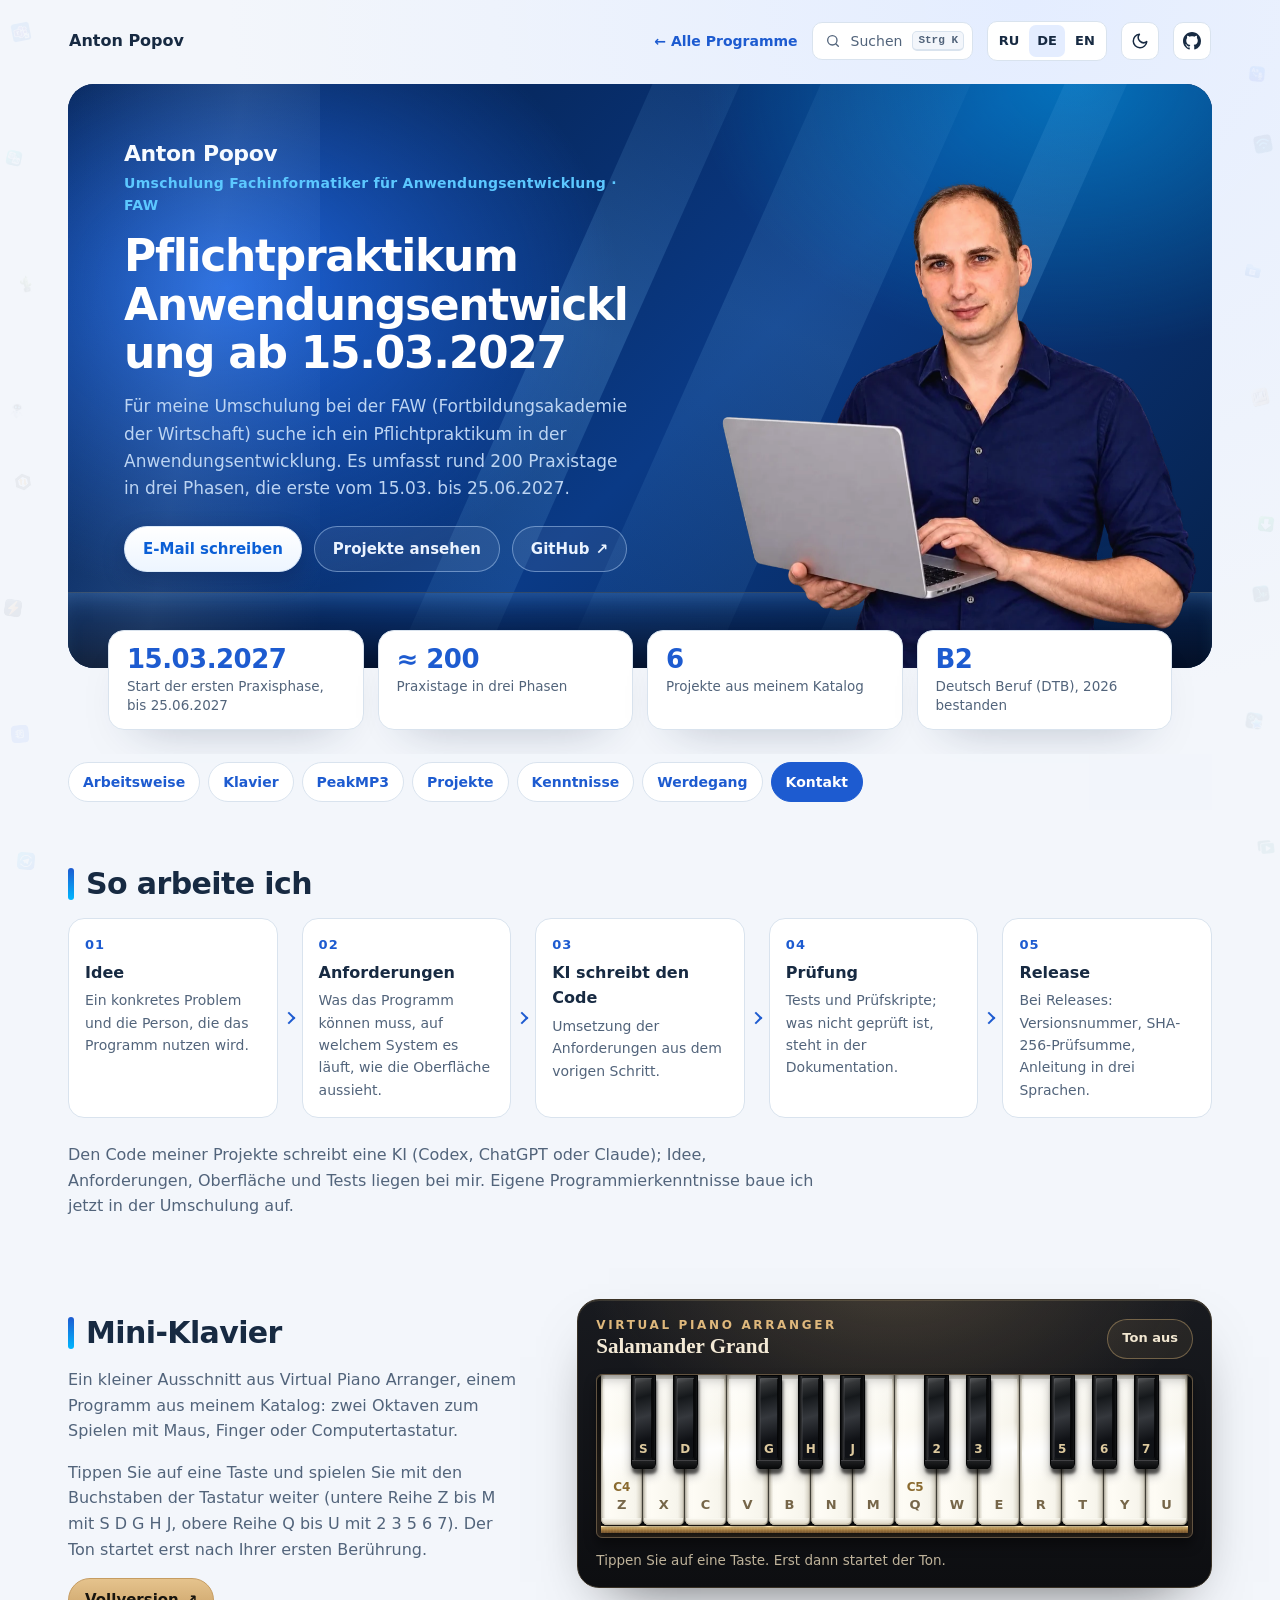
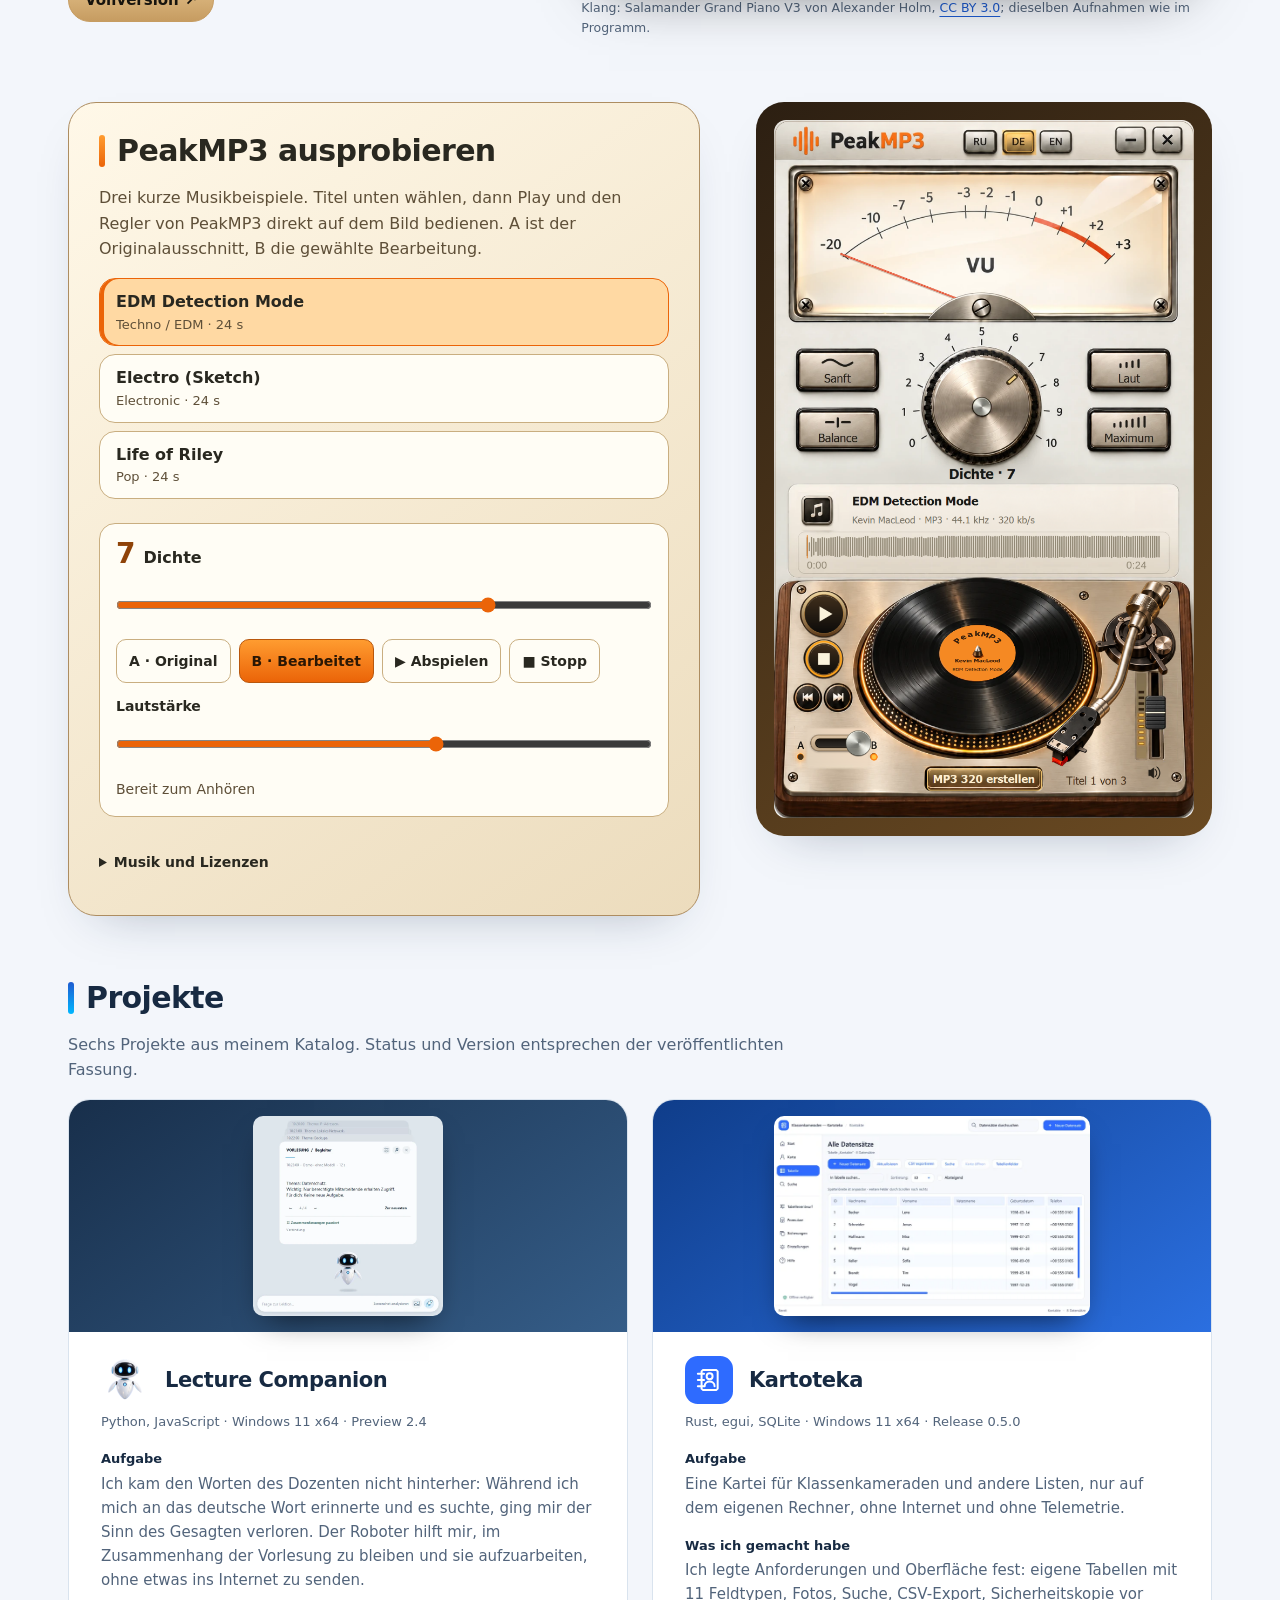
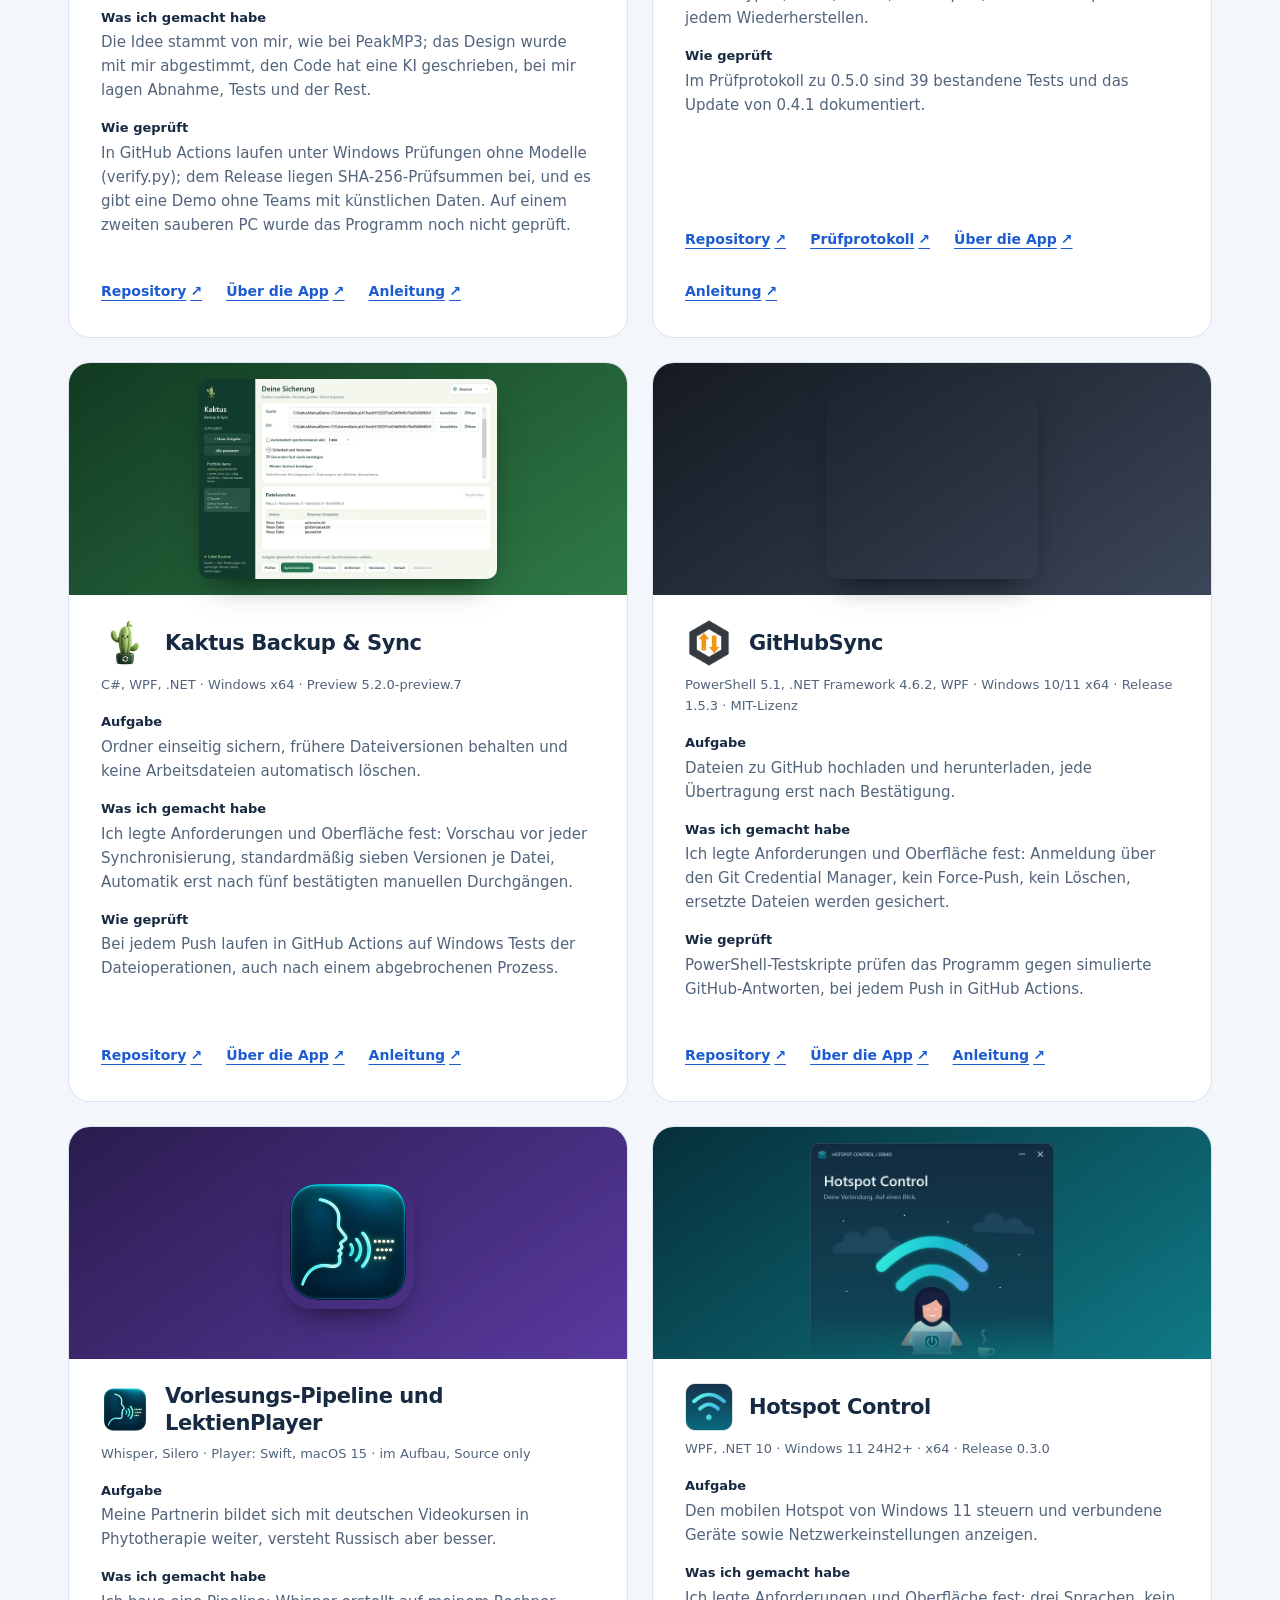
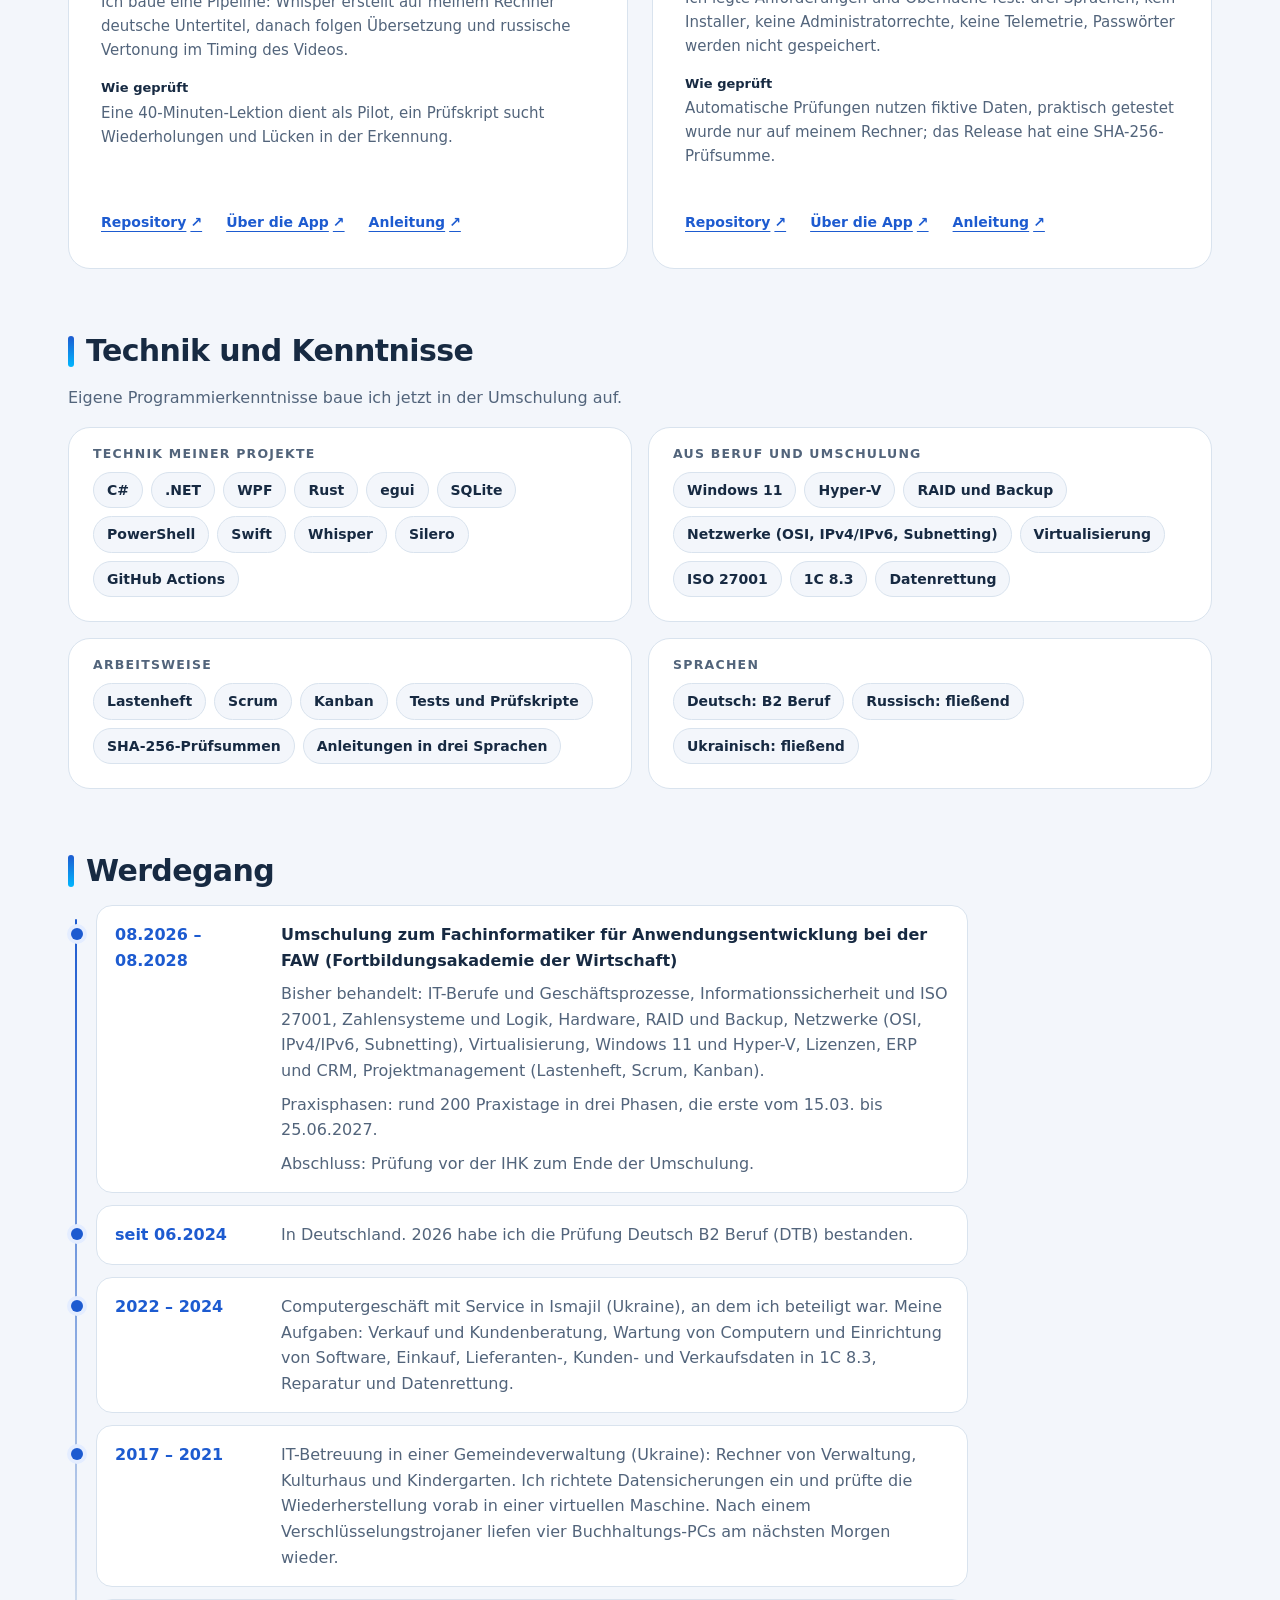
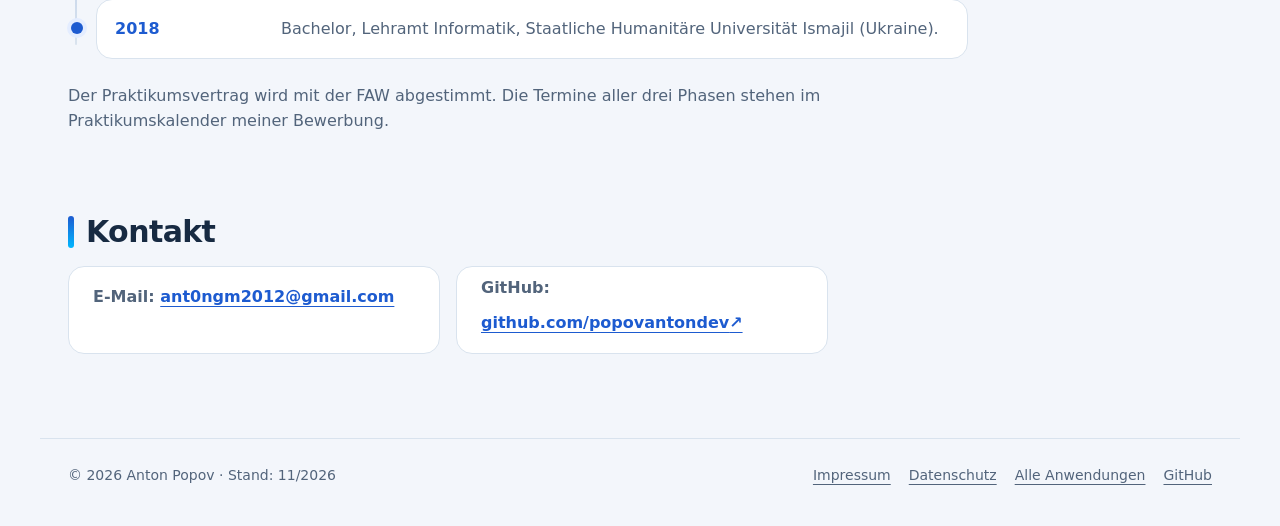
<file: about-de.html>
<!doctype html>
<html lang="de">
<head>
<meta charset="utf-8">
<meta name="viewport" content="width=device-width,initial-scale=1">
<meta name="robots" content="noindex, nofollow">
<meta name="description" content="Anton Popov, Umschulung zum Fachinformatiker für Anwendungsentwicklung bei der FAW. Pflichtpraktikum ab 15.03.2027 gesucht. Arbeitsweise, sechs Projekte, Werdegang und Kontakt.">
<meta name="theme-color" content="#f3f6fb" media="(prefers-color-scheme: light)">
<meta name="theme-color" content="#0c131b" media="(prefers-color-scheme: dark)">
<title>Anton Popov — Über mich</title>
<script src="assets/kit/kit-theme.js"></script>
<link rel="stylesheet" href="assets/kit/kit.css?v=2026.11.16-1">
<link rel="stylesheet" href="assets/about.css?v=ab-2026.11.06-5">
<link rel="stylesheet" href="assets/about-piano/piano.css?v=ab-2026.11.16-3">
<script src="assets/kit/programs.js?v=2026.11.16-1" defer></script>
<script src="assets/kit/kit.js?v=2026.11.16-1" defer></script>
</head>
<body class="ppk-page">
<a class="ppk-skip" href="#main">Zum Inhalt</a>
<div class="ppk-nav-wrap" id="ppk-nav-wrap">
  <nav class="ppk-nav" aria-label="Hauptnavigation">
    <a class="ppk-brand" href="about-de.html"><span>Anton Popov</span></a>
    <span class="ppk-spacer"></span>
    <a class="ppk-back" href="index.html">← Alle Programme</a>
    <button class="ppk-search-btn" type="button" data-ppk-open-search aria-label="Programme durchsuchen"><span>Suchen</span><kbd>Strg K</kbd></button>
    <div class="ppk-langs"><a href="about-ru.html" lang="ru" hreflang="ru">RU</a><a href="about-de.html" lang="de" hreflang="de" aria-current="page">DE</a><a href="about.html" lang="en" hreflang="en">EN</a></div>
    <button class="ppk-icon-btn ppk-theme-btn" type="button" data-ppk-theme aria-label="Farbschema wechseln"></button>
    <a class="ppk-icon-btn ppk-gh-btn" href="https://github.com/popovantondev" aria-label="GitHub"></a>
  </nav>
</div>

<main class="ppk-shell" id="main">
<section class="ab-hero" id="top">
  <div class="ab-scene" aria-hidden="true"><i class="ab-ray ab-ray-1"></i><i class="ab-ray ab-ray-2"></i><i class="ab-ray ab-ray-3"></i><i class="ab-glass"></i></div>
  <div class="ab-hero-grid">
    <div class="ab-hero-copy">
      <div class="ab-hero-head">
        <p class="ab-name">Anton Popov</p>
        <p class="ab-role">Umschulung Fachinformatiker für Anwendungsentwicklung · FAW</p>
        <h1>Pflichtpraktikum Anwendungsentwicklung ab 15.03.2027</h1>
      </div>
      <p class="ab-lead">Für meine Umschulung bei der FAW (Fortbildungsakademie der Wirtschaft) suche ich ein Pflichtpraktikum in der Anwendungsentwicklung. Es umfasst rund 200 Praxistage in drei Phasen, die erste vom 15.03. bis 25.06.2027.</p>
      <div class="ab-actions">
        <a class="ab-btn ab-btn-primary" href="mailto:ant0ngm2012@gmail.com">E-Mail schreiben</a>
        <a class="ab-btn ab-btn-ghost" href="#projects">Projekte ansehen</a>
        <a class="ab-btn ab-btn-ghost" href="https://github.com/popovantondev">GitHub <span aria-hidden="true">↗</span></a>
      </div>
    </div>
    <img class="ab-portrait" src="assets/about/portrait-cutout.webp" width="900" height="916" decoding="async" alt="Anton Popov mit Laptop in der Hand">
  </div>
</section>

<ul class="ab-facts ppk-reveal" aria-label="Auf einen Blick"><li><b>15.03.2027</b><span>Start der ersten Praxisphase, bis 25.06.2027</span></li><li><b>≈ 200</b><span>Praxistage in drei Phasen</span></li><li><b>6</b><span>Projekte aus meinem Katalog</span></li><li><b>B2</b><span>Deutsch Beruf (DTB), 2026 bestanden</span></li></ul>
<nav class="ab-jump" aria-label="Auf dieser Seite"><a href="#how">Arbeitsweise</a><a href="#piano">Klavier</a><a href="#demo">PeakMP3</a><a href="#projects">Projekte</a><a href="#skills">Kenntnisse</a><a href="#path">Werdegang</a><a href="#contact">Kontakt</a></nav>

<section class="block ppk-reveal" id="how">
  <h2>So arbeite ich</h2>
  <ol class="flow">
    <li class="flow-step"><strong>Idee</strong><span>Ein konkretes Problem und die Person, die das Programm nutzen wird.</span></li><li class="flow-step"><strong>Anforderungen</strong><span>Was das Programm können muss, auf welchem System es läuft, wie die Oberfläche aussieht.</span></li><li class="flow-step"><strong>KI schreibt den Code</strong><span>Umsetzung der Anforderungen aus dem vorigen Schritt.</span></li><li class="flow-step"><strong>Prüfung</strong><span>Tests und Prüfskripte; was nicht geprüft ist, steht in der Dokumentation.</span></li><li class="flow-step"><strong>Release</strong><span>Bei Releases: Versionsnummer, SHA-256-Prüfsumme, Anleitung in drei Sprachen.</span></li>
  </ol>
  <p>Den Code meiner Projekte schreibt eine KI (Codex, ChatGPT oder Claude); Idee, Anforderungen, Oberfläche und Tests liegen bei mir. Eigene Programmierkenntnisse baue ich jetzt in der Umschulung auf.</p>
</section>

<section class="block ab-piano ppk-reveal" id="piano" data-lang="de">
  <div class="ab-piano-copy">
    <h2>Mini-Klavier</h2>
    <p>Ein kleiner Ausschnitt aus Virtual Piano Arranger, einem Programm aus meinem Katalog<span class="pk-only-wide">: zwei Oktaven zum Spielen mit Maus, Finger oder Computertastatur.</span><span class="pk-only-narrow">. Auf einem schmalen Bildschirm ist nur ein Teil der Klaviatur zu sehen: Spielen Sie mit dem Finger.</span></p>
    <p class="pk-hint"><span class="pk-only-wide">Tippen Sie auf eine Taste und spielen Sie mit den Buchstaben der Tastatur weiter (untere Reihe Z bis M mit S D G H J, obere Reihe Q bis U mit 2 3 5 6 7). Der Ton startet erst nach Ihrer ersten Berührung.</span><span class="pk-only-narrow">Tippen Sie auf eine Taste: Der Ton startet erst nach Ihrer ersten Berührung. Sie können auch mit dem Finger über die Tasten gleiten.</span></p>
    <a class="pk-link" href="https://popovantondev.github.io/VirtualPianoArranger/play-de.html">Vollversion <span aria-hidden="true">↗</span></a>
  </div>
  <div class="ab-piano-stage">
    <div class="pk-studio">
      <div class="pk-head">
        <div class="pk-titles"><span class="pk-eyebrow">Virtual Piano Arranger</span><span class="pk-name">Salamander Grand</span></div>
        <div class="pk-tools"><span class="pk-tag">Tastatur aktiv</span><button class="pk-mute" type="button" >Ton aus</button></div>
      </div>
      <div class="pk-bed" id="mini-piano"><img class="pk-static" src="assets/about-piano/piano-static.svg" width="708" height="163" alt="Zwei Oktaven einer Klaviertastatur"></div>
      <p class="pk-status" role="status"></p>
      <noscript><p class="pk-status">Das Mini-Klavier braucht JavaScript. Die Vollversion läuft auf der Seite von Virtual Piano Arranger.</p></noscript>
    </div>
    <p class="pk-credit">Klang: Salamander Grand Piano V3 von Alexander Holm, <a href="https://creativecommons.org/licenses/by/3.0/">CC BY 3.0</a>; dieselben Aufnahmen wie im Programm.</p>
  </div>
  <script type="application/json" id="piano-strings">{"notes": ["C", "Cis", "D", "Dis", "E", "F", "Fis", "G", "Gis", "A", "Ais", "H"], "aria": "Mini-Klavier, zwei Oktaven von C4 bis H5", "ariaNarrow": "Mini-Klavier, ein Teil der Klaviatur ab C4", "loading": "Klavierklang wird geladen…", "ready": "Klavierklang geladen", "error": "Klavierklang nicht geladen, es klingt ein einfacher Ton.", "mute": "Ton aus", "unmute": "Ton an", "silent": "Ton ist aus.", "idle": "Tippen Sie auf eine Taste. Erst dann startet der Ton.", "armed": "Tastatur aktiv"}</script>
</section>

<section class="block peak-demo-block ppk-reveal" id="demo" data-lang="de">
  <div class="peak-copy">
    <h2>PeakMP3 ausprobieren</h2>
    <p>Drei kurze Musikbeispiele. Titel unten wählen, dann Play und den Regler von PeakMP3 direkt auf dem Bild bedienen. A ist der Originalausschnitt, B die gewählte Bearbeitung.</p>
    <div class="peak-tracks">
        <button class="peak-track" type="button" data-track="techno" aria-pressed="true"><strong>EDM Detection Mode</strong><small>Techno / EDM · 24 s</small></button>
        <button class="peak-track" type="button" data-track="electronic" aria-pressed="false"><strong>Electro (Sketch)</strong><small>Electronic · 24 s</small></button>
        <button class="peak-track" type="button" data-track="pop" aria-pressed="false"><strong>Life of Riley</strong><small>Pop · 24 s</small></button>
    </div>
    <div class="peak-controls">
      <label class="peak-readout"><output id="density-number" for="density-range">7</output><span>Dichte</span></label>
      <input id="density-range" type="range" min="0" max="10" value="7" aria-label="Dichte">
      <div class="peak-toolbar">
        <button type="button" data-compare="a" aria-pressed="false">A · Original</button>
        <button type="button" data-compare="b" aria-pressed="true">B · Bearbeitet</button>
        <button type="button" id="demo-play" aria-pressed="false">▶ Abspielen</button>
        <button type="button" id="demo-stop">■ Stopp</button>
      </div>
      <label class="peak-volume"><span>Lautstärke</span><input id="demo-volume" type="range" min="0" max="100" value="60" aria-label="Lautstärke"></label>
      <p class="peak-status" id="demo-state" role="status">Bereit zum Anhören</p>
    </div>
    <details class="peak-credits">
      <summary>Musik und Lizenzen</summary>
      <ul>
          <li><a href="https://incompetech.com/music/royalty-free/index.html?isrc=USUAN1500026">EDM Detection Mode</a> — Kevin MacLeod (incompetech.com), <a href="https://creativecommons.org/licenses/by/4.0/">CC BY 4.0</a>.</li>
          <li><a href="https://incompetech.com/music/royalty-free/index.html?isrc=USUAN1100390">Electro (Sketch)</a> — Kevin MacLeod (incompetech.com), <a href="https://creativecommons.org/licenses/by/4.0/">CC BY 4.0</a>.</li>
          <li><a href="https://incompetech.com/music/royalty-free/index.html?isrc=USUAN1400054">Life of Riley</a> — Kevin MacLeod (incompetech.com), <a href="https://creativecommons.org/licenses/by/4.0/">CC BY 4.0</a>.</li>
      </ul>
      <p>24 Sekunden lange Ausschnitte, vorab bearbeitet mit PeakMP3 0.16.0. Im Browser wird nichts bearbeitet.</p>
    </details>
    <noscript><p>Die Demo braucht JavaScript. Sie läuft auch auf der <a href="https://popovantondev.github.io/PeakMP3/index.html#demo">Seite von PeakMP3 <span aria-hidden="true">↗</span></a>.</p></noscript>
  </div>
  <div class="peak-device">
    <canvas id="peak-demo" width="778" height="1293" tabindex="0" role="img" aria-label="PeakMP3 mit Plattenspieler: Regler, Presets, A/B, Wiedergabe und Lautstärke lassen sich bedienen."></canvas>
  </div>
  <audio id="demo-audio" preload="none"></audio>
  <script type="application/json" id="demo-strings">{"loading": "Beispiel wird geladen…", "ready": "Bereit zum Anhören", "error": "Beispiel konnte nicht geladen werden. Erneut versuchen.", "play": "Abspielen", "pause": "Pause", "stop": "Stopp", "save": "MP3 erstellen", "presets": ["Sanft", "Balance", "Laut", "Maximum"]}</script>
</section>

<section class="block" id="projects">
  <h2 class="ppk-reveal">Projekte</h2>
  <p class="ppk-reveal">Sechs Projekte aus meinem Katalog. Status und Version entsprechen der veröffentlichten Fassung.</p>
  <div class="cases">
    <article class="case ppk-reveal" id="LectureCompanion">
      <div class="case-shot shot-lc"><img class="shot-img shot-fit" src="assets/about/lecturecompanion-de.webp" width="648" height="682" alt="Fenster von Lecture Companion mit künstlichen Daten" loading="lazy" decoding="async"></div>
      <div class="case-body">
        <div class="case-head">
          <img class="case-icon" src="assets/app-icons/LectureCompanion.png" width="64" height="64" alt="" decoding="async" loading="lazy">
          <h3>Lecture Companion</h3>
        </div>
        <p class="case-meta">Python, JavaScript · Windows 11 x64 · Preview 2.4</p>
        <dl class="case-parts">
        <dt>Aufgabe</dt>
        <dd>Ich kam den Worten des Dozenten nicht hinterher: Während ich mich an das deutsche Wort erinnerte und es suchte, ging mir der Sinn des Gesagten verloren. Der Roboter hilft mir, im Zusammenhang der Vorlesung zu bleiben und sie aufzuarbeiten, ohne etwas ins Internet zu senden.</dd>
        <dt>Was ich gemacht habe</dt>
        <dd>Die Idee stammt von mir, wie bei PeakMP3; das Design wurde mit mir abgestimmt, den Code hat eine KI geschrieben, bei mir lagen Abnahme, Tests und der Rest.</dd>
        <dt>Wie geprüft</dt>
        <dd>In GitHub Actions laufen unter Windows Prüfungen ohne Modelle (verify.py); dem Release liegen SHA-256-Prüfsummen bei, und es gibt eine Demo ohne Teams mit künstlichen Daten. Auf einem zweiten sauberen PC wurde das Programm noch nicht geprüft.</dd>
      </dl>
        <p class="case-links">
        <a href="https://github.com/popovantondev/LectureCompanion">Repository <span aria-hidden="true">↗</span></a>
        <a href="https://popovantondev.github.io/LectureCompanion/index.html">Über die App <span aria-hidden="true">↗</span></a>
        <a href="https://popovantondev.github.io/LectureCompanion/Guide-de.html">Anleitung <span aria-hidden="true">↗</span></a>
      </p>
      </div>
    </article>
    <article class="case ppk-reveal" id="Kartoteka">
      <div class="case-shot shot-kart"><img class="shot-img" src="assets/about/kartoteka-de.webp" width="720" height="455" alt="Fenster von Kartoteka" loading="lazy" decoding="async"></div>
      <div class="case-body">
        <div class="case-head">
          <img class="case-icon" src="assets/app-icons/Kartoteka.svg" width="64" height="64" alt="" decoding="async" loading="lazy">
          <h3>Kartoteka</h3>
        </div>
        <p class="case-meta">Rust, egui, SQLite · Windows 11 x64 · Release 0.5.0</p>
        <dl class="case-parts">
        <dt>Aufgabe</dt>
        <dd>Eine Kartei für Klassenkameraden und andere Listen, nur auf dem eigenen Rechner, ohne Internet und ohne Telemetrie.</dd>
        <dt>Was ich gemacht habe</dt>
        <dd>Ich legte Anforderungen und Oberfläche fest: eigene Tabellen mit 11 Feldtypen, Fotos, Suche, CSV-Export, Sicherheitskopie vor jedem Wiederherstellen.</dd>
        <dt>Wie geprüft</dt>
        <dd>Im Prüfprotokoll zu 0.5.0 sind 39 bestandene Tests und das Update von 0.4.1 dokumentiert.</dd>
      </dl>
        <p class="case-links">
        <a href="https://github.com/popovantondev/Kartoteka">Repository <span aria-hidden="true">↗</span></a>
        <a href="https://github.com/popovantondev/Kartoteka/blob/main/RELEASE-CHECKS.md">Prüfprotokoll <span aria-hidden="true">↗</span></a>
        <a href="https://popovantondev.github.io/Kartoteka/index.html">Über die App <span aria-hidden="true">↗</span></a>
        <a href="https://popovantondev.github.io/Kartoteka/Guide-de.html">Anleitung <span aria-hidden="true">↗</span></a>
      </p>
      </div>
    </article>
    <article class="case ppk-reveal" id="Kaktus-Backup-Sync">
      <div class="case-shot shot-kaktus"><img class="shot-img" src="assets/about/kaktus-de.webp" width="720" height="483" alt="Fenster von Kaktus Backup &amp; Sync" loading="lazy" decoding="async"></div>
      <div class="case-body">
        <div class="case-head">
          <img class="case-icon" src="assets/app-icons/Kaktus-Backup-Sync.png" width="64" height="64" alt="" decoding="async" loading="lazy">
          <h3>Kaktus Backup &amp; Sync</h3>
        </div>
        <p class="case-meta">C#, WPF, .NET · Windows x64 · Preview 5.2.0-preview.7</p>
        <dl class="case-parts">
        <dt>Aufgabe</dt>
        <dd>Ordner einseitig sichern, frühere Dateiversionen behalten und keine Arbeitsdateien automatisch löschen.</dd>
        <dt>Was ich gemacht habe</dt>
        <dd>Ich legte Anforderungen und Oberfläche fest: Vorschau vor jeder Synchronisierung, standardmäßig sieben Versionen je Datei, Automatik erst nach fünf bestätigten manuellen Durchgängen.</dd>
        <dt>Wie geprüft</dt>
        <dd>Bei jedem Push laufen in GitHub Actions auf Windows Tests der Dateioperationen, auch nach einem abgebrochenen Prozess.</dd>
      </dl>
        <p class="case-links">
        <a href="https://github.com/popovantondev/Kaktus-Backup-Sync">Repository <span aria-hidden="true">↗</span></a>
        <a href="https://popovantondev.github.io/Kaktus-Backup-Sync/index.html">Über die App <span aria-hidden="true">↗</span></a>
        <a href="https://popovantondev.github.io/Kaktus-Backup-Sync/Guide-de.html">Anleitung <span aria-hidden="true">↗</span></a>
      </p>
      </div>
    </article>
    <article class="case ppk-reveal" id="GitHubSync">
      <div class="case-shot shot-ghs"><img class="shot-img" src="assets/about/githubsync-de.webp" width="600" height="564" alt="Fenster von GitHubSync" loading="lazy" decoding="async"></div>
      <div class="case-body">
        <div class="case-head">
          <img class="case-icon" src="assets/app-icons/GitHubSync.png" width="64" height="64" alt="" decoding="async" loading="lazy">
          <h3>GitHubSync</h3>
        </div>
        <p class="case-meta">PowerShell 5.1, .NET Framework 4.6.2, WPF · Windows 10/11 x64 · Release 1.5.3 · MIT-Lizenz</p>
        <dl class="case-parts">
        <dt>Aufgabe</dt>
        <dd>Dateien zu GitHub hochladen und herunterladen, jede Übertragung erst nach Bestätigung.</dd>
        <dt>Was ich gemacht habe</dt>
        <dd>Ich legte Anforderungen und Oberfläche fest: Anmeldung über den Git Credential Manager, kein Force-Push, kein Löschen, ersetzte Dateien werden gesichert.</dd>
        <dt>Wie geprüft</dt>
        <dd>PowerShell-Testskripte prüfen das Programm gegen simulierte GitHub-Antworten, bei jedem Push in GitHub Actions.</dd>
      </dl>
        <p class="case-links">
        <a href="https://github.com/popovantondev/GitHubSync">Repository <span aria-hidden="true">↗</span></a>
        <a href="https://popovantondev.github.io/GitHubSync/index.html">Über die App <span aria-hidden="true">↗</span></a>
        <a href="https://popovantondev.github.io/GitHubSync/Guide-de.html">Anleitung <span aria-hidden="true">↗</span></a>
      </p>
      </div>
    </article>
    <article class="case ppk-reveal" id="LektienPlayer">
      <div class="case-shot shot-lekt"><img class="shot-img shot-icon" src="assets/about/lektien-icon.webp" width="256" height="256" alt="" loading="lazy" decoding="async"></div>
      <div class="case-body">
        <div class="case-head">
          <img class="case-icon" src="assets/icons/lektien-player.png" width="64" height="64" alt="" decoding="async" loading="lazy">
          <h3>Vorlesungs-Pipeline und LektienPlayer</h3>
        </div>
        <p class="case-meta">Whisper, Silero · Player: Swift, macOS 15 · im Aufbau, Source only</p>
        <dl class="case-parts">
        <dt>Aufgabe</dt>
        <dd>Meine Partnerin bildet sich mit deutschen Videokursen in Phytotherapie weiter, versteht Russisch aber besser.</dd>
        <dt>Was ich gemacht habe</dt>
        <dd>Ich baue eine Pipeline: Whisper erstellt auf meinem Rechner deutsche Untertitel, danach folgen Übersetzung und russische Vertonung im Timing des Videos.</dd>
        <dt>Wie geprüft</dt>
        <dd>Eine 40-Minuten-Lektion dient als Pilot, ein Prüfskript sucht Wiederholungen und Lücken in der Erkennung.</dd>
      </dl>
        <p class="case-links">
        <a href="https://github.com/popovantondev/LektienPlayer">Repository <span aria-hidden="true">↗</span></a>
        <a href="https://popovantondev.github.io/LektienPlayer/index.html">Über die App <span aria-hidden="true">↗</span></a>
        <a href="https://popovantondev.github.io/LektienPlayer/Guide-de.html">Anleitung <span aria-hidden="true">↗</span></a>
      </p>
      </div>
    </article>
    <article class="case ppk-reveal" id="HotspotControl">
      <div class="case-shot shot-hot"><img class="shot-img" src="assets/about/hotspot-de.webp" width="520" height="462" alt="Fenster von Hotspot Control" loading="lazy" decoding="async"></div>
      <div class="case-body">
        <div class="case-head">
          <img class="case-icon" src="assets/app-icons/HotspotControl.ico" width="64" height="64" alt="" decoding="async" loading="lazy">
          <h3>Hotspot Control</h3>
        </div>
        <p class="case-meta">WPF, .NET 10 · Windows 11 24H2+ · x64 · Release 0.3.0</p>
        <dl class="case-parts">
        <dt>Aufgabe</dt>
        <dd>Den mobilen Hotspot von Windows 11 steuern und verbundene Geräte sowie Netzwerkeinstellungen anzeigen.</dd>
        <dt>Was ich gemacht habe</dt>
        <dd>Ich legte Anforderungen und Oberfläche fest: drei Sprachen, kein Installer, keine Administratorrechte, keine Telemetrie, Passwörter werden nicht gespeichert.</dd>
        <dt>Wie geprüft</dt>
        <dd>Automatische Prüfungen nutzen fiktive Daten, praktisch getestet wurde nur auf meinem Rechner; das Release hat eine SHA-256-Prüfsumme.</dd>
      </dl>
        <p class="case-links">
        <a href="https://github.com/popovantondev/HotspotControl">Repository <span aria-hidden="true">↗</span></a>
        <a href="https://popovantondev.github.io/HotspotControl/index.html">Über die App <span aria-hidden="true">↗</span></a>
        <a href="https://popovantondev.github.io/HotspotControl/Guide-de.html">Anleitung <span aria-hidden="true">↗</span></a>
      </p>
      </div>
    </article>
  </div>
</section>

<section class="block ppk-reveal" id="skills">
  <h2>Technik und Kenntnisse</h2>
  <p>Eigene Programmierkenntnisse baue ich jetzt in der Umschulung auf.</p>
  <div class="chip-groups">
    <div class="chip-group"><h3>Technik meiner Projekte</h3><ul class="chips"><li>C#</li><li>.NET</li><li>WPF</li><li>Rust</li><li>egui</li><li>SQLite</li><li>PowerShell</li><li>Swift</li><li>Whisper</li><li>Silero</li><li>GitHub Actions</li></ul></div><div class="chip-group"><h3>Aus Beruf und Umschulung</h3><ul class="chips"><li>Windows 11</li><li>Hyper-V</li><li>RAID und Backup</li><li>Netzwerke (OSI, IPv4/IPv6, Subnetting)</li><li>Virtualisierung</li><li>ISO 27001</li><li>1C 8.3</li><li>Datenrettung</li></ul></div><div class="chip-group"><h3>Arbeitsweise</h3><ul class="chips"><li>Lastenheft</li><li>Scrum</li><li>Kanban</li><li>Tests und Prüfskripte</li><li>SHA-256-Prüfsummen</li><li>Anleitungen in drei Sprachen</li></ul></div><div class="chip-group"><h3>Sprachen</h3><ul class="chips chips-lang"><li>Deutsch: B2 Beruf</li><li>Russisch: fließend</li><li>Ukrainisch: fließend</li></ul></div>
  </div>
</section>

<section class="block ppk-reveal" id="path">
  <h2>Werdegang</h2>
  <ol class="timeline">
    <li>
      <time datetime="2026-08">08.2026 – 08.2028</time>
      <div>
        <p><strong>Umschulung zum Fachinformatiker für Anwendungsentwicklung bei der FAW (Fortbildungsakademie der Wirtschaft)</strong></p>
        <p>Bisher behandelt: IT-Berufe und Geschäftsprozesse, Informationssicherheit und ISO 27001, Zahlensysteme und Logik, Hardware, RAID und Backup, Netzwerke (OSI, IPv4/IPv6, Subnetting), Virtualisierung, Windows 11 und Hyper-V, Lizenzen, ERP und CRM, Projektmanagement (Lastenheft, Scrum, Kanban).</p>
        <p>Praxisphasen: rund 200 Praxistage in drei Phasen, die erste vom 15.03. bis 25.06.2027.</p>
        <p>Abschluss: Prüfung vor der IHK zum Ende der Umschulung.</p>
      </div>
    </li>
    <li>
      <time datetime="2024-06">seit 06.2024</time>
      <p>In Deutschland. 2026 habe ich die Prüfung Deutsch B2 Beruf (DTB) bestanden.</p>
    </li>
    <li>
      <time datetime="2022">2022 – 2024</time>
      <p>Computergeschäft mit Service in Ismajil (Ukraine), an dem ich beteiligt war. Meine Aufgaben: Verkauf und Kundenberatung, Wartung von Computern und Einrichtung von Software, Einkauf, Lieferanten-, Kunden- und Verkaufsdaten in 1C 8.3, Reparatur und Datenrettung.</p>
    </li>
    <li>
      <time datetime="2017">2017 – 2021</time>
      <p>IT-Betreuung in einer Gemeindeverwaltung (Ukraine): Rechner von Verwaltung, Kulturhaus und Kindergarten. Ich richtete Datensicherungen ein und prüfte die Wiederherstellung vorab in einer virtuellen Maschine. Nach einem Verschlüsselungstrojaner liefen vier Buchhaltungs-PCs am nächsten Morgen wieder.</p>
    </li>
    <li>
      <time datetime="2018">2018</time>
      <p>Bachelor, Lehramt Informatik, Staatliche Humanitäre Universität Ismajil (Ukraine).</p>
    </li>
  </ol>
  <p class="ab-path-note">Der Praktikumsvertrag wird mit der FAW abgestimmt. Die Termine aller drei Phasen stehen im Praktikumskalender meiner Bewerbung.</p>
</section>

<section class="block ppk-reveal" id="contact">
  <h2>Kontakt</h2>
  <ul class="contact">
    <li>E-Mail: <a href="mailto:ant0ngm2012@gmail.com">ant0ngm2012@gmail.com</a></li><li>GitHub: <a href="https://github.com/popovantondev">github.com/popovantondev <span aria-hidden="true">↗</span></a></li>
  </ul>
</section>
</main>

<footer class="ppk-footer">
  <span>© 2026 Anton Popov · Stand: 11/2026</span>
  <nav aria-label="Weitere Seiten"><a href="impressum.html">Impressum</a><a href="datenschutz.html">Datenschutz</a><a href="index.html">Alle Anwendungen</a><a href="https://github.com/popovantondev">GitHub</a></nav>
</footer>
<script src="assets/about-motion.js?v=ab-2026.11.16-1" defer></script>
<script src="assets/peak-demo.js?v=ab-2026.11.16-1" defer></script>
<script src="assets/about-piano/piano.js?v=ab-2026.11.16-3" defer></script>
</body>
</html>
</file>
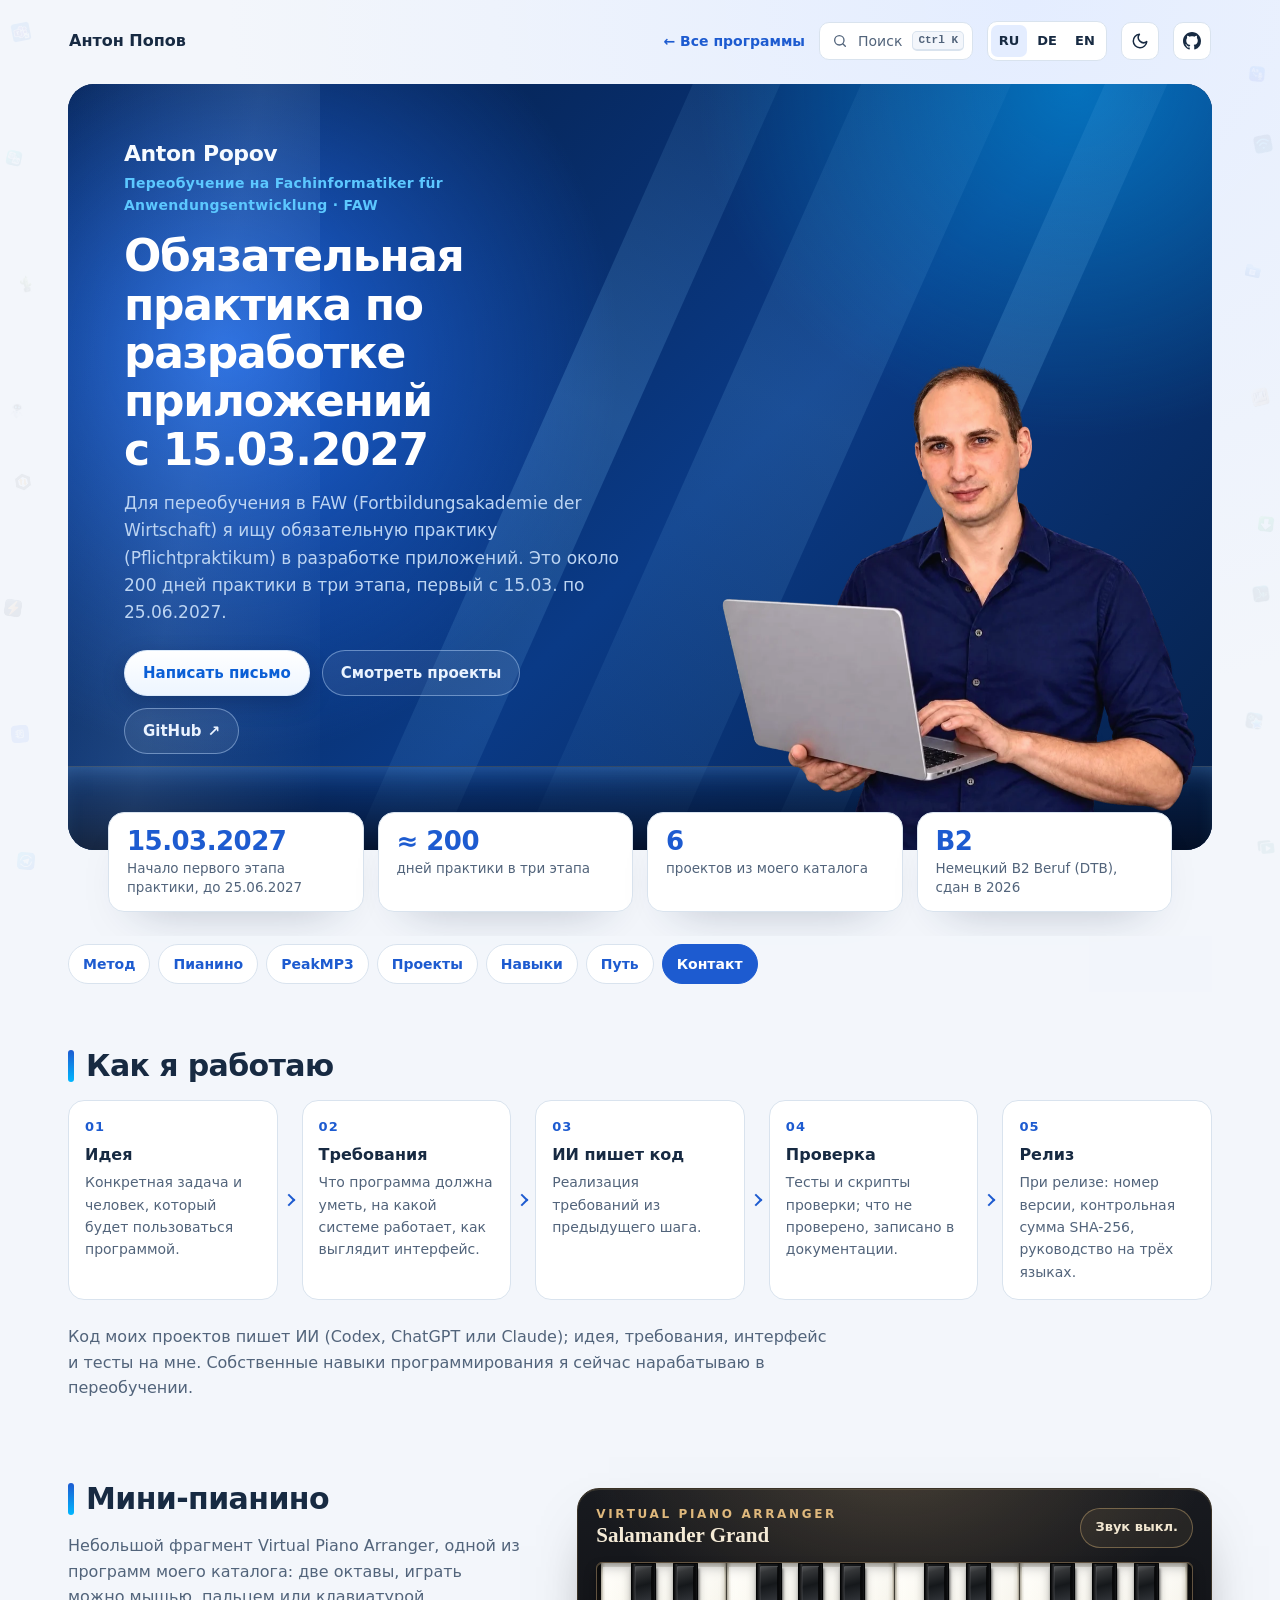
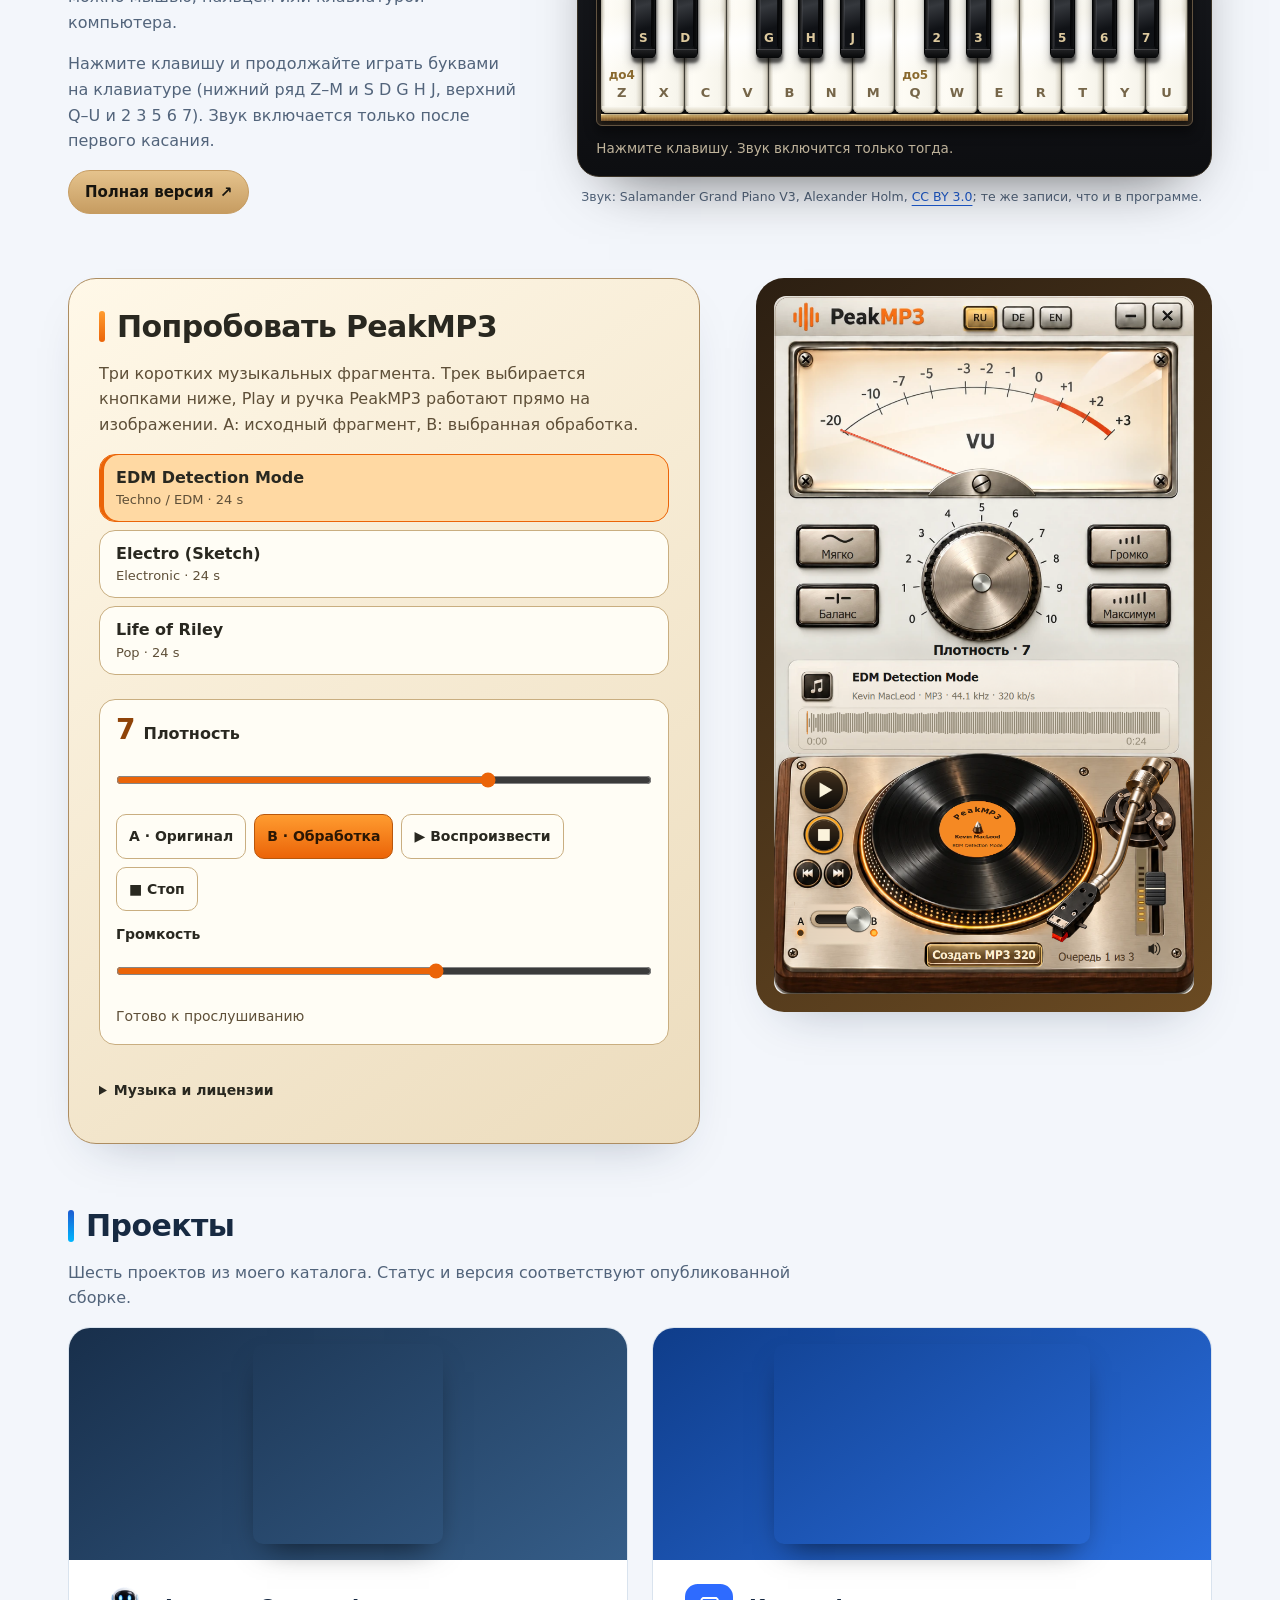
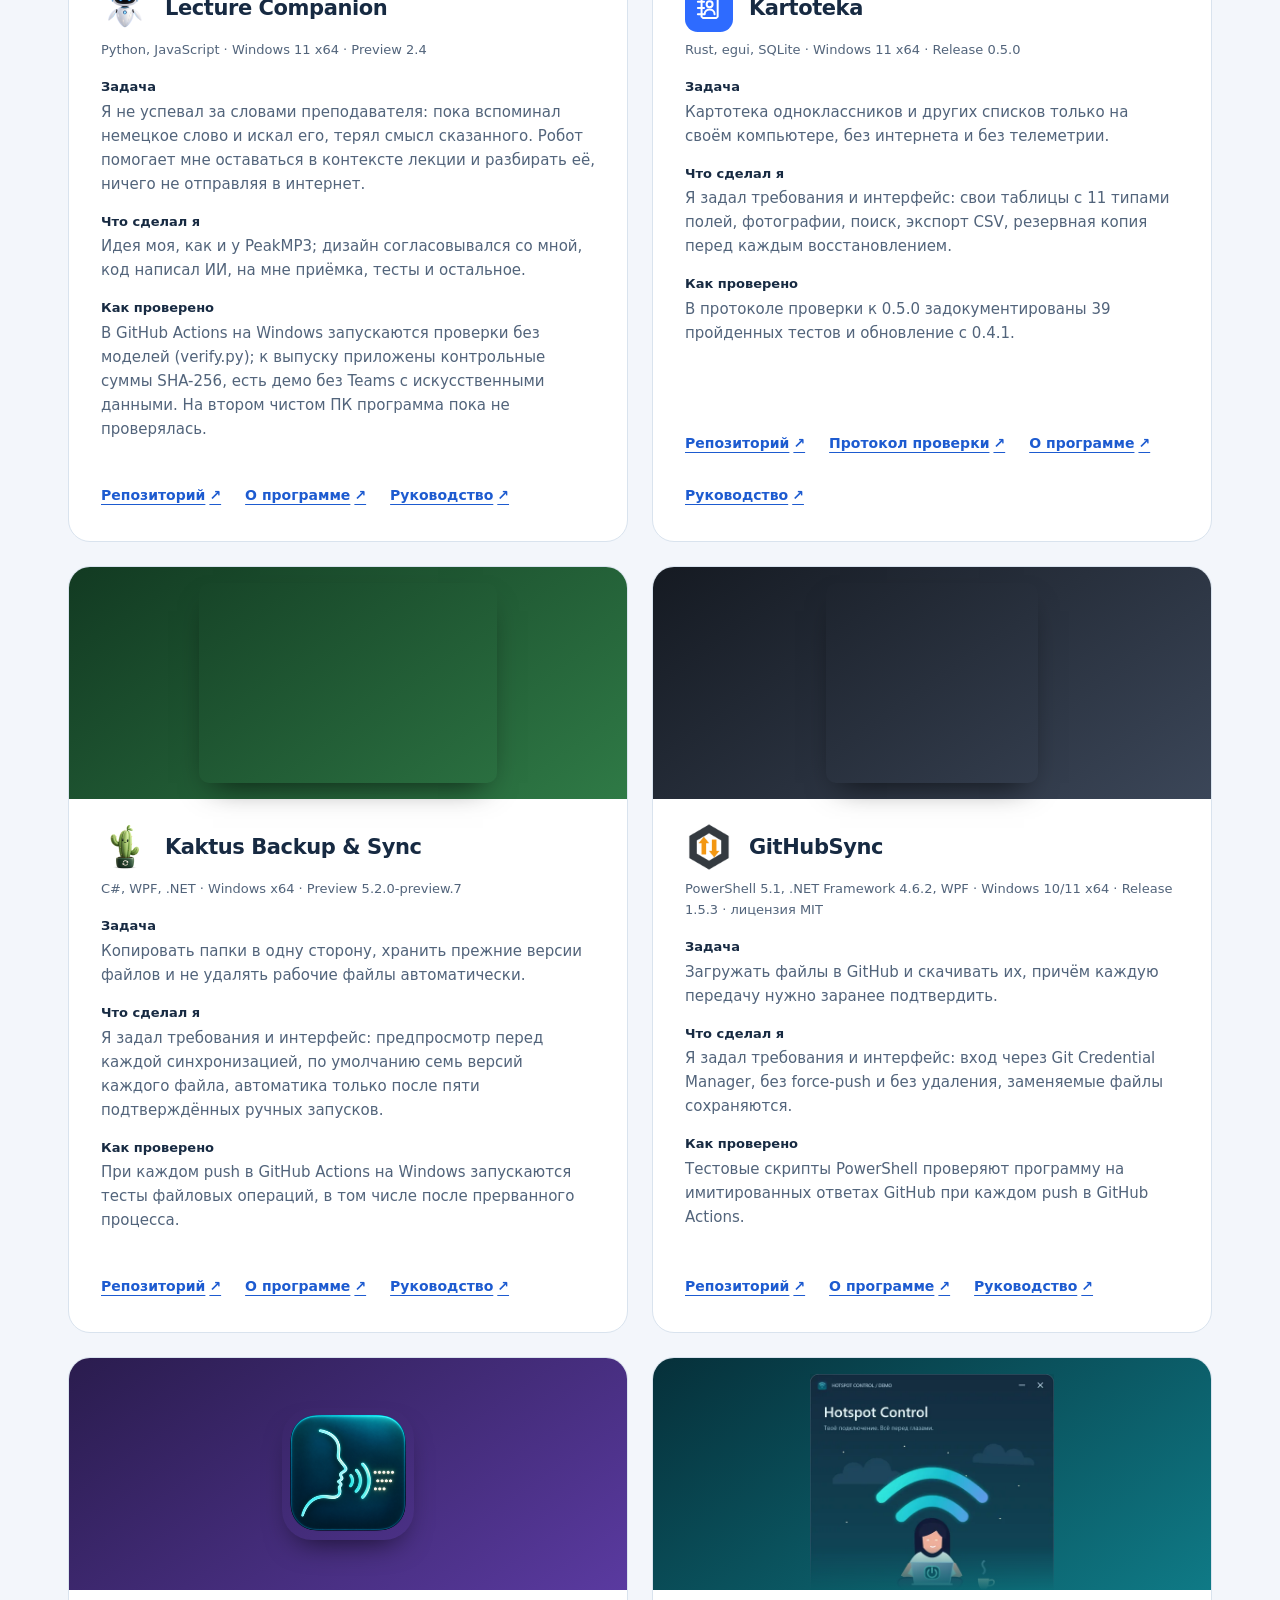
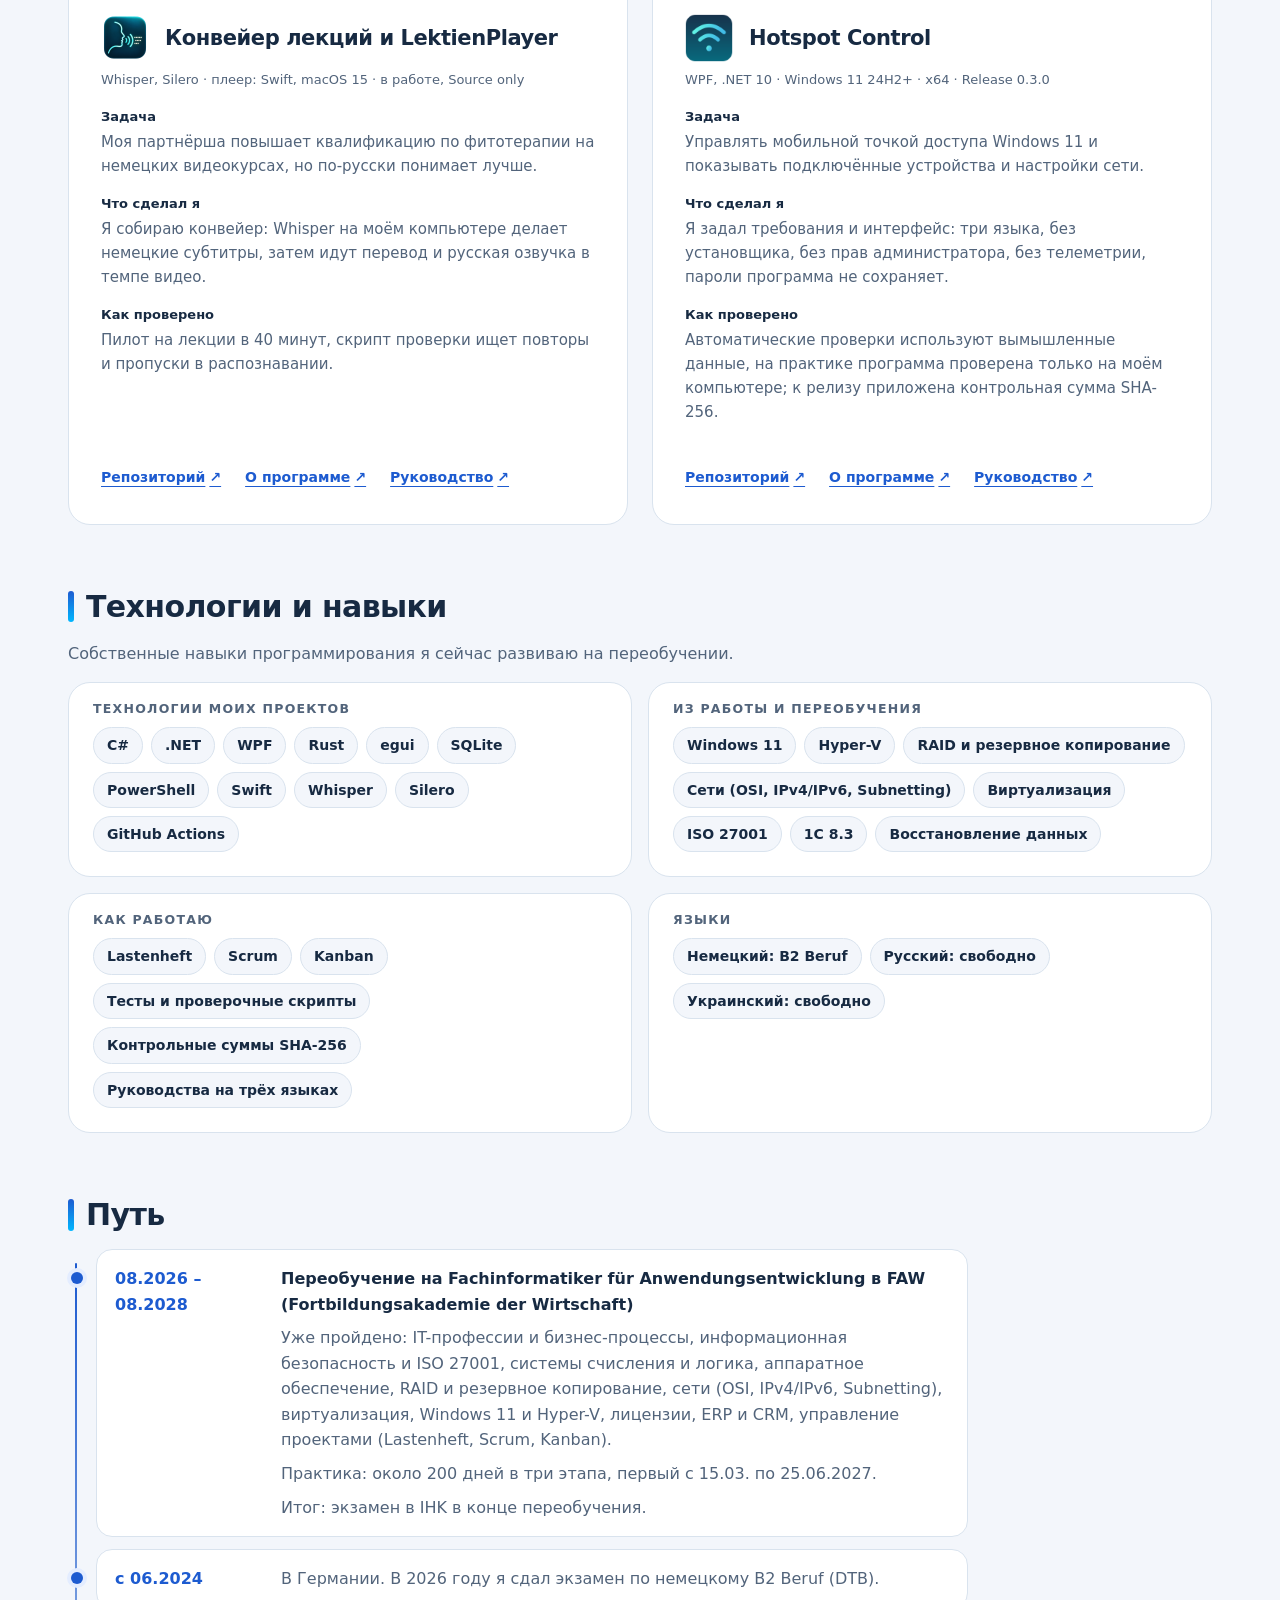
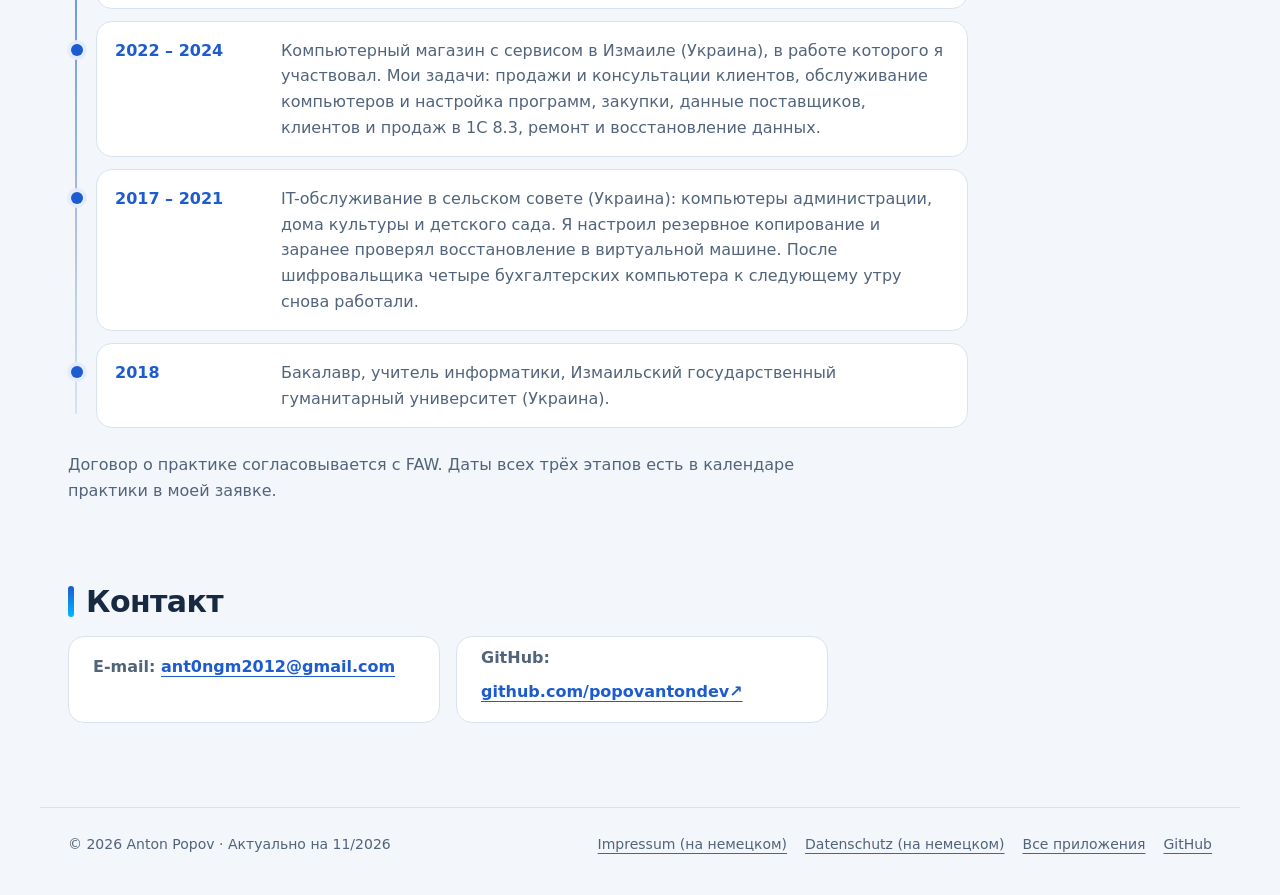
<file: about-ru.html>
<!doctype html>
<html lang="ru">
<head>
<meta charset="utf-8">
<meta name="viewport" content="width=device-width,initial-scale=1">
<meta name="robots" content="noindex, nofollow">
<meta name="description" content="Антон Попов, переобучение на Fachinformatiker für Anwendungsentwicklung в FAW. Ищу обязательную практику с 15.03.2027. Как я работаю, шесть проектов, путь и контакт.">
<meta name="theme-color" content="#f3f6fb" media="(prefers-color-scheme: light)">
<meta name="theme-color" content="#0c131b" media="(prefers-color-scheme: dark)">
<title>Антон Попов — обо мне</title>
<script src="assets/kit/kit-theme.js"></script>
<link rel="stylesheet" href="assets/kit/kit.css?v=2026.11.16-1">
<link rel="stylesheet" href="assets/about.css?v=ab-2026.11.06-5">
<link rel="stylesheet" href="assets/about-piano/piano.css?v=ab-2026.11.16-3">
<script src="assets/kit/programs.js?v=2026.11.16-1" defer></script>
<script src="assets/kit/kit.js?v=2026.11.16-1" defer></script>
</head>
<body class="ppk-page">
<a class="ppk-skip" href="#main">К содержимому</a>
<div class="ppk-nav-wrap" id="ppk-nav-wrap">
  <nav class="ppk-nav" aria-label="Основная навигация">
    <a class="ppk-brand" href="about-ru.html"><span>Антон Попов</span></a>
    <span class="ppk-spacer"></span>
    <a class="ppk-back" href="index-ru.html">← Все программы</a>
    <button class="ppk-search-btn" type="button" data-ppk-open-search aria-label="Поиск по программам"><span>Поиск</span><kbd>Ctrl K</kbd></button>
    <div class="ppk-langs"><a href="about-ru.html" lang="ru" hreflang="ru" aria-current="page">RU</a><a href="about-de.html" lang="de" hreflang="de">DE</a><a href="about.html" lang="en" hreflang="en">EN</a></div>
    <button class="ppk-icon-btn ppk-theme-btn" type="button" data-ppk-theme aria-label="Сменить тему"></button>
    <a class="ppk-icon-btn ppk-gh-btn" href="https://github.com/popovantondev" aria-label="GitHub"></a>
  </nav>
</div>

<main class="ppk-shell" id="main">
<section class="ab-hero" id="top">
  <div class="ab-scene" aria-hidden="true"><i class="ab-ray ab-ray-1"></i><i class="ab-ray ab-ray-2"></i><i class="ab-ray ab-ray-3"></i><i class="ab-glass"></i></div>
  <div class="ab-hero-grid">
    <div class="ab-hero-copy">
      <div class="ab-hero-head">
        <p class="ab-name">Anton Popov</p>
        <p class="ab-role">Переобучение на <span lang="de">Fachinformatiker für Anwendungsentwicklung</span> · FAW</p>
        <h1>Обязательная практика по разработке приложений с 15.03.2027</h1>
      </div>
      <p class="ab-lead">Для переобучения в FAW (<span lang="de">Fortbildungsakademie der Wirtschaft</span>) я ищу обязательную практику (<span lang="de">Pflichtpraktikum</span>) в разработке приложений. Это около 200 дней практики в три этапа, первый с 15.03. по 25.06.2027.</p>
      <div class="ab-actions">
        <a class="ab-btn ab-btn-primary" href="mailto:ant0ngm2012@gmail.com">Написать письмо</a>
        <a class="ab-btn ab-btn-ghost" href="#projects">Смотреть проекты</a>
        <a class="ab-btn ab-btn-ghost" href="https://github.com/popovantondev">GitHub <span aria-hidden="true">↗</span></a>
      </div>
    </div>
    <img class="ab-portrait" src="assets/about/portrait-cutout.webp" width="900" height="916" decoding="async" alt="Антон Попов с ноутбуком в руке">
  </div>
</section>

<ul class="ab-facts ppk-reveal" aria-label="Коротко"><li><b>15.03.2027</b><span>Начало первого этапа практики, до 25.06.2027</span></li><li><b>≈ 200</b><span>дней практики в три этапа</span></li><li><b>6</b><span>проектов из моего каталога</span></li><li><b>B2</b><span>Немецкий B2 Beruf (DTB), сдан в 2026</span></li></ul>
<nav class="ab-jump" aria-label="На этой странице"><a href="#how">Метод</a><a href="#piano">Пианино</a><a href="#demo">PeakMP3</a><a href="#projects">Проекты</a><a href="#skills">Навыки</a><a href="#path">Путь</a><a href="#contact">Контакт</a></nav>

<section class="block ppk-reveal" id="how">
  <h2>Как я работаю</h2>
  <ol class="flow">
    <li class="flow-step"><strong>Идея</strong><span>Конкретная задача и человек, который будет пользоваться программой.</span></li><li class="flow-step"><strong>Требования</strong><span>Что программа должна уметь, на какой системе работает, как выглядит интерфейс.</span></li><li class="flow-step"><strong>ИИ пишет код</strong><span>Реализация требований из предыдущего шага.</span></li><li class="flow-step"><strong>Проверка</strong><span>Тесты и скрипты проверки; что не проверено, записано в документации.</span></li><li class="flow-step"><strong>Релиз</strong><span>При релизе: номер версии, контрольная сумма SHA-256, руководство на трёх языках.</span></li>
  </ol>
  <p>Код моих проектов пишет ИИ (Codex, ChatGPT или Claude); идея, требования, интерфейс и тесты на мне. Собственные навыки программирования я сейчас нарабатываю в переобучении.</p>
</section>

<section class="block ab-piano ppk-reveal" id="piano" data-lang="ru">
  <div class="ab-piano-copy">
    <h2>Мини-пианино</h2>
    <p>Небольшой фрагмент Virtual Piano Arranger, одной из программ моего каталога<span class="pk-only-wide">: две октавы, играть можно мышью, пальцем или клавиатурой компьютера.</span><span class="pk-only-narrow">. На узком экране показана только часть клавиатуры: играйте пальцем.</span></p>
    <p class="pk-hint"><span class="pk-only-wide">Нажмите клавишу и продолжайте играть буквами на клавиатуре (нижний ряд Z–M и S D G H J, верхний Q–U и 2 3 5 6 7). Звук включается только после первого касания.</span><span class="pk-only-narrow">Коснитесь клавиши: звук включится только после первого касания. Можно вести пальцем по клавишам.</span></p>
    <a class="pk-link" href="https://popovantondev.github.io/VirtualPianoArranger/play-ru.html">Полная версия <span aria-hidden="true">↗</span></a>
  </div>
  <div class="ab-piano-stage">
    <div class="pk-studio">
      <div class="pk-head">
        <div class="pk-titles"><span class="pk-eyebrow">Virtual Piano Arranger</span><span class="pk-name">Salamander Grand</span></div>
        <div class="pk-tools"><span class="pk-tag">Клавиатура активна</span><button class="pk-mute" type="button" >Звук выкл.</button></div>
      </div>
      <div class="pk-bed" id="mini-piano"><img class="pk-static" src="assets/about-piano/piano-static.svg" width="708" height="163" alt="Две октавы клавиатуры пианино"></div>
      <p class="pk-status" role="status"></p>
      <noscript><p class="pk-status">Мини-пианино нужен JavaScript. Полная версия работает на странице Virtual Piano Arranger.</p></noscript>
    </div>
    <p class="pk-credit">Звук: Salamander Grand Piano V3, Alexander Holm, <a href="https://creativecommons.org/licenses/by/3.0/">CC BY 3.0</a>; те же записи, что и в программе.</p>
  </div>
  <script type="application/json" id="piano-strings">{"notes": ["до", "до♯", "ре", "ре♯", "ми", "фа", "фа♯", "соль", "соль♯", "ля", "ля♯", "си"], "aria": "Мини-пианино, две октавы от до первой до си второй", "ariaNarrow": "Мини-пианино, часть клавиатуры, начиная с до первой октавы", "loading": "Загрузка звука пианино…", "ready": "Звук пианино загружен", "error": "Не удалось загрузить звук пианино, звучит простой тон.", "mute": "Звук выкл.", "unmute": "Звук вкл.", "silent": "Звук выключен.", "idle": "Нажмите клавишу. Звук включится только тогда.", "armed": "Клавиатура активна"}</script>
</section>

<section class="block peak-demo-block ppk-reveal" id="demo" data-lang="ru">
  <div class="peak-copy">
    <h2>Попробовать PeakMP3</h2>
    <p>Три коротких музыкальных фрагмента. Трек выбирается кнопками ниже, Play и ручка PeakMP3 работают прямо на изображении. A: исходный фрагмент, B: выбранная обработка.</p>
    <div class="peak-tracks">
        <button class="peak-track" type="button" data-track="techno" aria-pressed="true"><strong>EDM Detection Mode</strong><small>Techno / EDM · 24 s</small></button>
        <button class="peak-track" type="button" data-track="electronic" aria-pressed="false"><strong>Electro (Sketch)</strong><small>Electronic · 24 s</small></button>
        <button class="peak-track" type="button" data-track="pop" aria-pressed="false"><strong>Life of Riley</strong><small>Pop · 24 s</small></button>
    </div>
    <div class="peak-controls">
      <label class="peak-readout"><output id="density-number" for="density-range">7</output><span>Плотность</span></label>
      <input id="density-range" type="range" min="0" max="10" value="7" aria-label="Плотность">
      <div class="peak-toolbar">
        <button type="button" data-compare="a" aria-pressed="false">A · Оригинал</button>
        <button type="button" data-compare="b" aria-pressed="true">B · Обработка</button>
        <button type="button" id="demo-play" aria-pressed="false">▶ Воспроизвести</button>
        <button type="button" id="demo-stop">■ Стоп</button>
      </div>
      <label class="peak-volume"><span>Громкость</span><input id="demo-volume" type="range" min="0" max="100" value="60" aria-label="Громкость"></label>
      <p class="peak-status" id="demo-state" role="status">Готово к прослушиванию</p>
    </div>
    <details class="peak-credits">
      <summary>Музыка и лицензии</summary>
      <ul>
          <li><a href="https://incompetech.com/music/royalty-free/index.html?isrc=USUAN1500026">EDM Detection Mode</a> — Kevin MacLeod (incompetech.com), <a href="https://creativecommons.org/licenses/by/4.0/">CC BY 4.0</a>.</li>
          <li><a href="https://incompetech.com/music/royalty-free/index.html?isrc=USUAN1100390">Electro (Sketch)</a> — Kevin MacLeod (incompetech.com), <a href="https://creativecommons.org/licenses/by/4.0/">CC BY 4.0</a>.</li>
          <li><a href="https://incompetech.com/music/royalty-free/index.html?isrc=USUAN1400054">Life of Riley</a> — Kevin MacLeod (incompetech.com), <a href="https://creativecommons.org/licenses/by/4.0/">CC BY 4.0</a>.</li>
      </ul>
      <p>Фрагменты по 24 секунды, заранее обработанные PeakMP3 0.16.0. В браузере ничего не обрабатывается.</p>
    </details>
    <noscript><p>Для демо нужен JavaScript. Оно же есть на <a href="https://popovantondev.github.io/PeakMP3/index-ru.html#demo">странице PeakMP3 <span aria-hidden="true">↗</span></a>.</p></noscript>
  </div>
  <div class="peak-device">
    <canvas id="peak-demo" width="778" height="1293" tabindex="0" role="img" aria-label="PeakMP3 с проигрывателем: ручка, пресеты, A/B, воспроизведение и громкость."></canvas>
  </div>
  <audio id="demo-audio" preload="none"></audio>
  <script type="application/json" id="demo-strings">{"loading": "Загрузка примера…", "ready": "Готово к прослушиванию", "error": "Не удалось загрузить пример. Попробуйте ещё раз.", "play": "Воспроизвести", "pause": "Пауза", "stop": "Стоп", "save": "Создать MP3", "presets": ["Мягко", "Баланс", "Громко", "Максимум"]}</script>
</section>

<section class="block" id="projects">
  <h2 class="ppk-reveal">Проекты</h2>
  <p class="ppk-reveal">Шесть проектов из моего каталога. Статус и версия соответствуют опубликованной сборке.</p>
  <div class="cases">
    <article class="case ppk-reveal" id="LectureCompanion">
      <div class="case-shot shot-lc"><img class="shot-img shot-fit" src="assets/about/lecturecompanion-ru.webp" width="648" height="682" alt="Окно Lecture Companion с искусственными данными" loading="lazy" decoding="async"></div>
      <div class="case-body">
        <div class="case-head">
          <img class="case-icon" src="assets/app-icons/LectureCompanion.png" width="64" height="64" alt="" decoding="async" loading="lazy">
          <h3>Lecture Companion</h3>
        </div>
        <p class="case-meta">Python, JavaScript · Windows 11 x64 · Preview 2.4</p>
        <dl class="case-parts">
        <dt>Задача</dt>
        <dd>Я не успевал за словами преподавателя: пока вспоминал немецкое слово и искал его, терял смысл сказанного. Робот помогает мне оставаться в контексте лекции и разбирать её, ничего не отправляя в интернет.</dd>
        <dt>Что сделал я</dt>
        <dd>Идея моя, как и у PeakMP3; дизайн согласовывался со мной, код написал ИИ, на мне приёмка, тесты и остальное.</dd>
        <dt>Как проверено</dt>
        <dd>В GitHub Actions на Windows запускаются проверки без моделей (verify.py); к выпуску приложены контрольные суммы SHA-256, есть демо без Teams с искусственными данными. На втором чистом ПК программа пока не проверялась.</dd>
      </dl>
        <p class="case-links">
        <a href="https://github.com/popovantondev/LectureCompanion">Репозиторий <span aria-hidden="true">↗</span></a>
        <a href="https://popovantondev.github.io/LectureCompanion/index-ru.html">О программе <span aria-hidden="true">↗</span></a>
        <a href="https://popovantondev.github.io/LectureCompanion/Guide-ru.html">Руководство <span aria-hidden="true">↗</span></a>
      </p>
      </div>
    </article>
    <article class="case ppk-reveal" id="Kartoteka">
      <div class="case-shot shot-kart"><img class="shot-img" src="assets/about/kartoteka-ru.webp" width="720" height="455" alt="Окно Kartoteka" loading="lazy" decoding="async"></div>
      <div class="case-body">
        <div class="case-head">
          <img class="case-icon" src="assets/app-icons/Kartoteka.svg" width="64" height="64" alt="" decoding="async" loading="lazy">
          <h3>Kartoteka</h3>
        </div>
        <p class="case-meta">Rust, egui, SQLite · Windows 11 x64 · Release 0.5.0</p>
        <dl class="case-parts">
        <dt>Задача</dt>
        <dd>Картотека одноклассников и других списков только на своём компьютере, без интернета и без телеметрии.</dd>
        <dt>Что сделал я</dt>
        <dd>Я задал требования и интерфейс: свои таблицы с 11 типами полей, фотографии, поиск, экспорт CSV, резервная копия перед каждым восстановлением.</dd>
        <dt>Как проверено</dt>
        <dd>В протоколе проверки к 0.5.0 задокументированы 39 пройденных тестов и обновление с 0.4.1.</dd>
      </dl>
        <p class="case-links">
        <a href="https://github.com/popovantondev/Kartoteka">Репозиторий <span aria-hidden="true">↗</span></a>
        <a href="https://github.com/popovantondev/Kartoteka/blob/main/RELEASE-CHECKS.md">Протокол проверки <span aria-hidden="true">↗</span></a>
        <a href="https://popovantondev.github.io/Kartoteka/index-ru.html">О программе <span aria-hidden="true">↗</span></a>
        <a href="https://popovantondev.github.io/Kartoteka/Guide-ru.html">Руководство <span aria-hidden="true">↗</span></a>
      </p>
      </div>
    </article>
    <article class="case ppk-reveal" id="Kaktus-Backup-Sync">
      <div class="case-shot shot-kaktus"><img class="shot-img" src="assets/about/kaktus-ru.webp" width="720" height="483" alt="Окно Kaktus Backup &amp; Sync" loading="lazy" decoding="async"></div>
      <div class="case-body">
        <div class="case-head">
          <img class="case-icon" src="assets/app-icons/Kaktus-Backup-Sync.png" width="64" height="64" alt="" decoding="async" loading="lazy">
          <h3>Kaktus Backup &amp; Sync</h3>
        </div>
        <p class="case-meta">C#, WPF, .NET · Windows x64 · Preview 5.2.0-preview.7</p>
        <dl class="case-parts">
        <dt>Задача</dt>
        <dd>Копировать папки в одну сторону, хранить прежние версии файлов и не удалять рабочие файлы автоматически.</dd>
        <dt>Что сделал я</dt>
        <dd>Я задал требования и интерфейс: предпросмотр перед каждой синхронизацией, по умолчанию семь версий каждого файла, автоматика только после пяти подтверждённых ручных запусков.</dd>
        <dt>Как проверено</dt>
        <dd>При каждом push в GitHub Actions на Windows запускаются тесты файловых операций, в том числе после прерванного процесса.</dd>
      </dl>
        <p class="case-links">
        <a href="https://github.com/popovantondev/Kaktus-Backup-Sync">Репозиторий <span aria-hidden="true">↗</span></a>
        <a href="https://popovantondev.github.io/Kaktus-Backup-Sync/index-ru.html">О программе <span aria-hidden="true">↗</span></a>
        <a href="https://popovantondev.github.io/Kaktus-Backup-Sync/Guide-ru.html">Руководство <span aria-hidden="true">↗</span></a>
      </p>
      </div>
    </article>
    <article class="case ppk-reveal" id="GitHubSync">
      <div class="case-shot shot-ghs"><img class="shot-img" src="assets/about/githubsync-ru.webp" width="600" height="564" alt="Окно GitHubSync" loading="lazy" decoding="async"></div>
      <div class="case-body">
        <div class="case-head">
          <img class="case-icon" src="assets/app-icons/GitHubSync.png" width="64" height="64" alt="" decoding="async" loading="lazy">
          <h3>GitHubSync</h3>
        </div>
        <p class="case-meta">PowerShell 5.1, .NET Framework 4.6.2, WPF · Windows 10/11 x64 · Release 1.5.3 · лицензия MIT</p>
        <dl class="case-parts">
        <dt>Задача</dt>
        <dd>Загружать файлы в GitHub и скачивать их, причём каждую передачу нужно заранее подтвердить.</dd>
        <dt>Что сделал я</dt>
        <dd>Я задал требования и интерфейс: вход через Git Credential Manager, без force-push и без удаления, заменяемые файлы сохраняются.</dd>
        <dt>Как проверено</dt>
        <dd>Тестовые скрипты PowerShell проверяют программу на имитированных ответах GitHub при каждом push в GitHub Actions.</dd>
      </dl>
        <p class="case-links">
        <a href="https://github.com/popovantondev/GitHubSync">Репозиторий <span aria-hidden="true">↗</span></a>
        <a href="https://popovantondev.github.io/GitHubSync/index-ru.html">О программе <span aria-hidden="true">↗</span></a>
        <a href="https://popovantondev.github.io/GitHubSync/Guide-ru.html">Руководство <span aria-hidden="true">↗</span></a>
      </p>
      </div>
    </article>
    <article class="case ppk-reveal" id="LektienPlayer">
      <div class="case-shot shot-lekt"><img class="shot-img shot-icon" src="assets/about/lektien-icon.webp" width="256" height="256" alt="" loading="lazy" decoding="async"></div>
      <div class="case-body">
        <div class="case-head">
          <img class="case-icon" src="assets/icons/lektien-player.png" width="64" height="64" alt="" decoding="async" loading="lazy">
          <h3>Конвейер лекций и LektienPlayer</h3>
        </div>
        <p class="case-meta">Whisper, Silero · плеер: Swift, macOS 15 · в работе, Source only</p>
        <dl class="case-parts">
        <dt>Задача</dt>
        <dd>Моя партнёрша повышает квалификацию по фитотерапии на немецких видеокурсах, но по-русски понимает лучше.</dd>
        <dt>Что сделал я</dt>
        <dd>Я собираю конвейер: Whisper на моём компьютере делает немецкие субтитры, затем идут перевод и русская озвучка в темпе видео.</dd>
        <dt>Как проверено</dt>
        <dd>Пилот на лекции в 40 минут, скрипт проверки ищет повторы и пропуски в распознавании.</dd>
      </dl>
        <p class="case-links">
        <a href="https://github.com/popovantondev/LektienPlayer">Репозиторий <span aria-hidden="true">↗</span></a>
        <a href="https://popovantondev.github.io/LektienPlayer/index-ru.html">О программе <span aria-hidden="true">↗</span></a>
        <a href="https://popovantondev.github.io/LektienPlayer/Guide-ru.html">Руководство <span aria-hidden="true">↗</span></a>
      </p>
      </div>
    </article>
    <article class="case ppk-reveal" id="HotspotControl">
      <div class="case-shot shot-hot"><img class="shot-img" src="assets/about/hotspot-ru.webp" width="520" height="462" alt="Окно Hotspot Control" loading="lazy" decoding="async"></div>
      <div class="case-body">
        <div class="case-head">
          <img class="case-icon" src="assets/app-icons/HotspotControl.ico" width="64" height="64" alt="" decoding="async" loading="lazy">
          <h3>Hotspot Control</h3>
        </div>
        <p class="case-meta">WPF, .NET 10 · Windows 11 24H2+ · x64 · Release 0.3.0</p>
        <dl class="case-parts">
        <dt>Задача</dt>
        <dd>Управлять мобильной точкой доступа Windows 11 и показывать подключённые устройства и настройки сети.</dd>
        <dt>Что сделал я</dt>
        <dd>Я задал требования и интерфейс: три языка, без установщика, без прав администратора, без телеметрии, пароли программа не сохраняет.</dd>
        <dt>Как проверено</dt>
        <dd>Автоматические проверки используют вымышленные данные, на практике программа проверена только на моём компьютере; к релизу приложена контрольная сумма SHA-256.</dd>
      </dl>
        <p class="case-links">
        <a href="https://github.com/popovantondev/HotspotControl">Репозиторий <span aria-hidden="true">↗</span></a>
        <a href="https://popovantondev.github.io/HotspotControl/index-ru.html">О программе <span aria-hidden="true">↗</span></a>
        <a href="https://popovantondev.github.io/HotspotControl/Guide-ru.html">Руководство <span aria-hidden="true">↗</span></a>
      </p>
      </div>
    </article>
  </div>
</section>

<section class="block ppk-reveal" id="skills">
  <h2>Технологии и навыки</h2>
  <p>Собственные навыки программирования я сейчас развиваю на переобучении.</p>
  <div class="chip-groups">
    <div class="chip-group"><h3>Технологии моих проектов</h3><ul class="chips"><li>C#</li><li>.NET</li><li>WPF</li><li>Rust</li><li>egui</li><li>SQLite</li><li>PowerShell</li><li>Swift</li><li>Whisper</li><li>Silero</li><li>GitHub Actions</li></ul></div><div class="chip-group"><h3>Из работы и переобучения</h3><ul class="chips"><li>Windows 11</li><li>Hyper-V</li><li>RAID и резервное копирование</li><li>Сети (OSI, IPv4/IPv6, Subnetting)</li><li>Виртуализация</li><li>ISO 27001</li><li>1C 8.3</li><li>Восстановление данных</li></ul></div><div class="chip-group"><h3>Как работаю</h3><ul class="chips"><li>Lastenheft</li><li>Scrum</li><li>Kanban</li><li>Тесты и проверочные скрипты</li><li>Контрольные суммы SHA-256</li><li>Руководства на трёх языках</li></ul></div><div class="chip-group"><h3>Языки</h3><ul class="chips chips-lang"><li>Немецкий: <span lang="de">B2 Beruf</span></li><li>Русский: свободно</li><li>Украинский: свободно</li></ul></div>
  </div>
</section>

<section class="block ppk-reveal" id="path">
  <h2>Путь</h2>
  <ol class="timeline">
    <li>
      <time datetime="2026-08">08.2026 – 08.2028</time>
      <div>
        <p><strong>Переобучение на <span lang="de">Fachinformatiker für Anwendungsentwicklung</span> в FAW (<span lang="de">Fortbildungsakademie der Wirtschaft</span>)</strong></p>
        <p>Уже пройдено: IT-профессии и бизнес-процессы, информационная безопасность и ISO 27001, системы счисления и логика, аппаратное обеспечение, RAID и резервное копирование, сети (OSI, IPv4/IPv6, Subnetting), виртуализация, Windows 11 и Hyper-V, лицензии, ERP и CRM, управление проектами (<span lang="de">Lastenheft</span>, Scrum, Kanban).</p>
        <p>Практика: около 200 дней в три этапа, первый с 15.03. по 25.06.2027.</p>
        <p>Итог: экзамен в IHK в конце переобучения.</p>
      </div>
    </li>
    <li>
      <time datetime="2024-06">с 06.2024</time>
      <p>В Германии. В 2026 году я сдал экзамен по немецкому <span lang="de">B2 Beruf</span> (DTB).</p>
    </li>
    <li>
      <time datetime="2022">2022 – 2024</time>
      <p>Компьютерный магазин с сервисом в Измаиле (Украина), в работе которого я участвовал. Мои задачи: продажи и консультации клиентов, обслуживание компьютеров и настройка программ, закупки, данные поставщиков, клиентов и продаж в 1C 8.3, ремонт и восстановление данных.</p>
    </li>
    <li>
      <time datetime="2017">2017 – 2021</time>
      <p>IT-обслуживание в сельском совете (Украина): компьютеры администрации, дома культуры и детского сада. Я настроил резервное копирование и заранее проверял восстановление в виртуальной машине. После шифровальщика четыре бухгалтерских компьютера к следующему утру снова работали.</p>
    </li>
    <li>
      <time datetime="2018">2018</time>
      <p>Бакалавр, учитель информатики, Измаильский государственный гуманитарный университет (Украина).</p>
    </li>
  </ol>
  <p class="ab-path-note">Договор о практике согласовывается с FAW. Даты всех трёх этапов есть в календаре практики в моей заявке.</p>
</section>

<section class="block ppk-reveal" id="contact">
  <h2>Контакт</h2>
  <ul class="contact">
    <li>E-mail: <a href="mailto:ant0ngm2012@gmail.com">ant0ngm2012@gmail.com</a></li><li>GitHub: <a href="https://github.com/popovantondev">github.com/popovantondev <span aria-hidden="true">↗</span></a></li>
  </ul>
</section>
</main>

<footer class="ppk-footer">
  <span>© 2026 Anton Popov · Актуально на 11/2026</span>
  <nav aria-label="Другие страницы"><a href="impressum.html" hreflang="de">Impressum (на немецком)</a><a href="datenschutz.html" hreflang="de">Datenschutz (на немецком)</a><a href="index-ru.html">Все приложения</a><a href="https://github.com/popovantondev">GitHub</a></nav>
</footer>
<script src="assets/about-motion.js?v=ab-2026.11.16-1" defer></script>
<script src="assets/peak-demo.js?v=ab-2026.11.16-1" defer></script>
<script src="assets/about-piano/piano.js?v=ab-2026.11.16-3" defer></script>
</body>
</html>
</file>
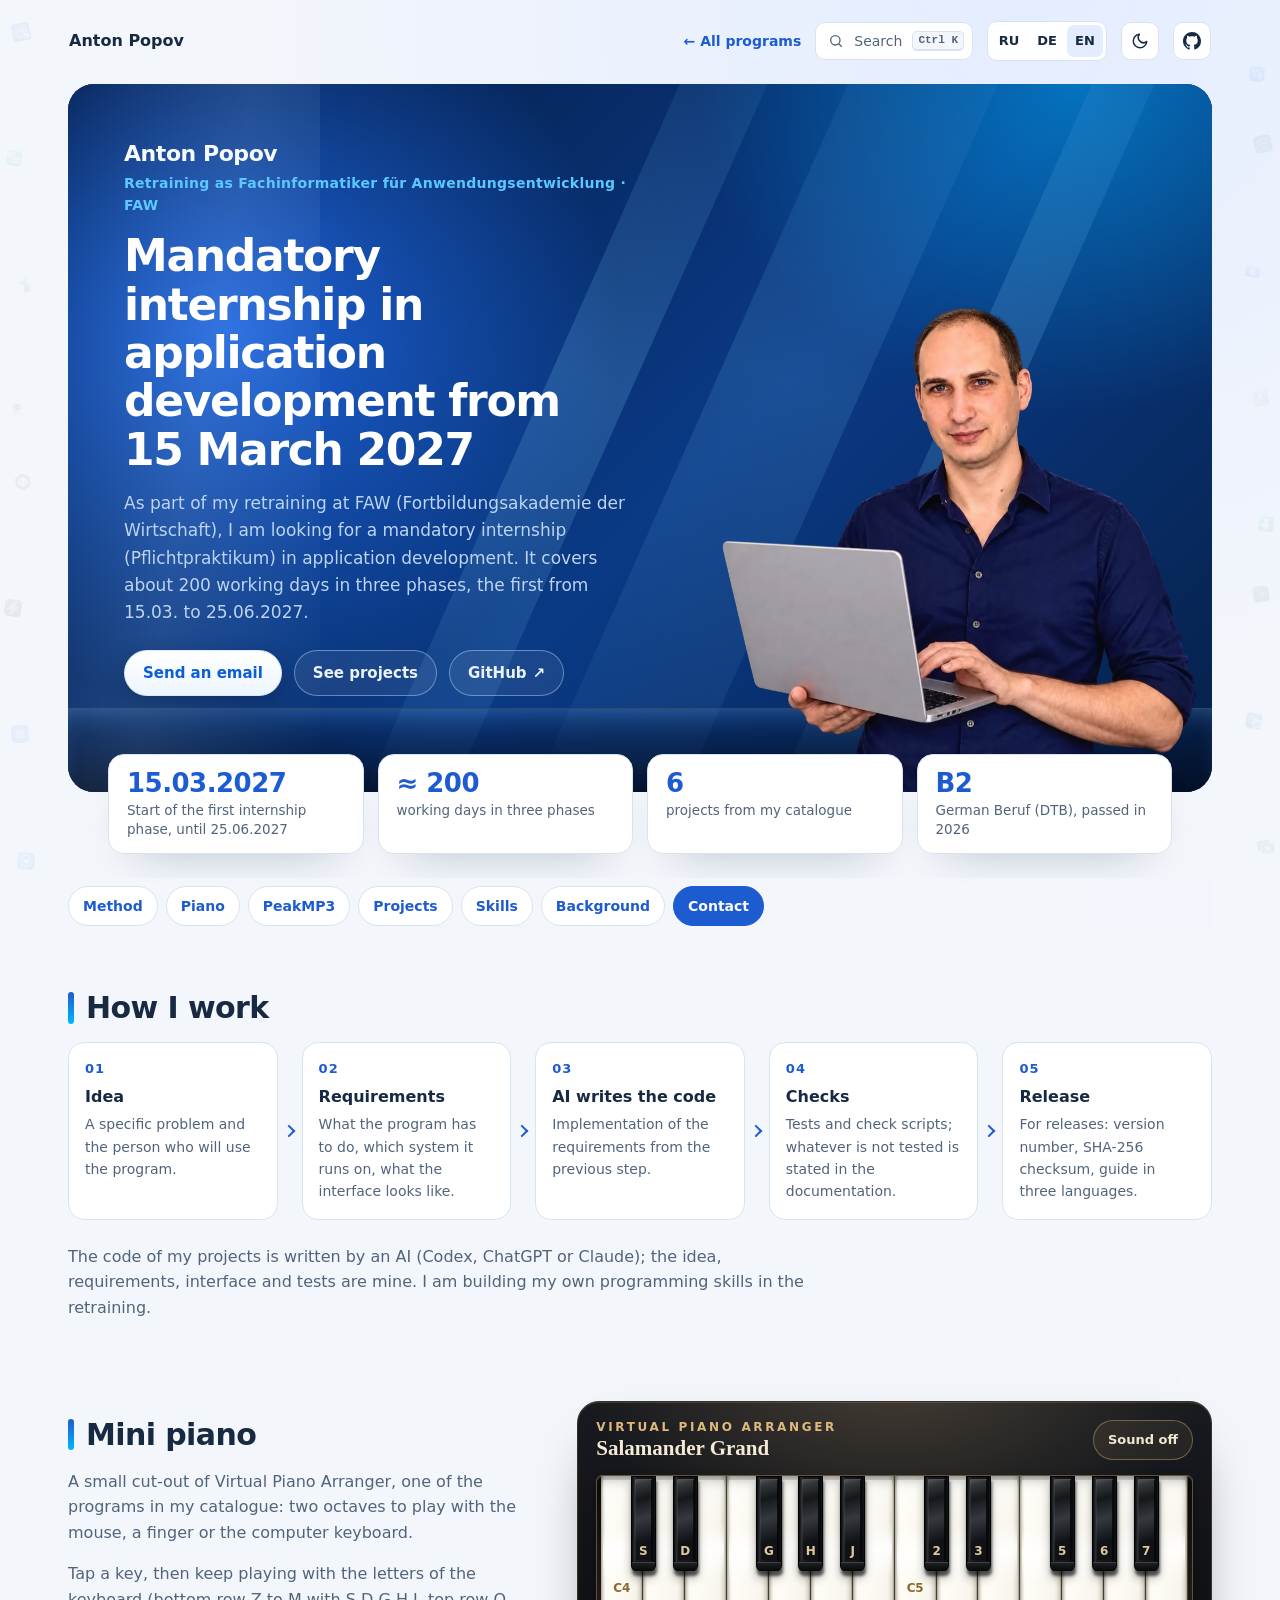
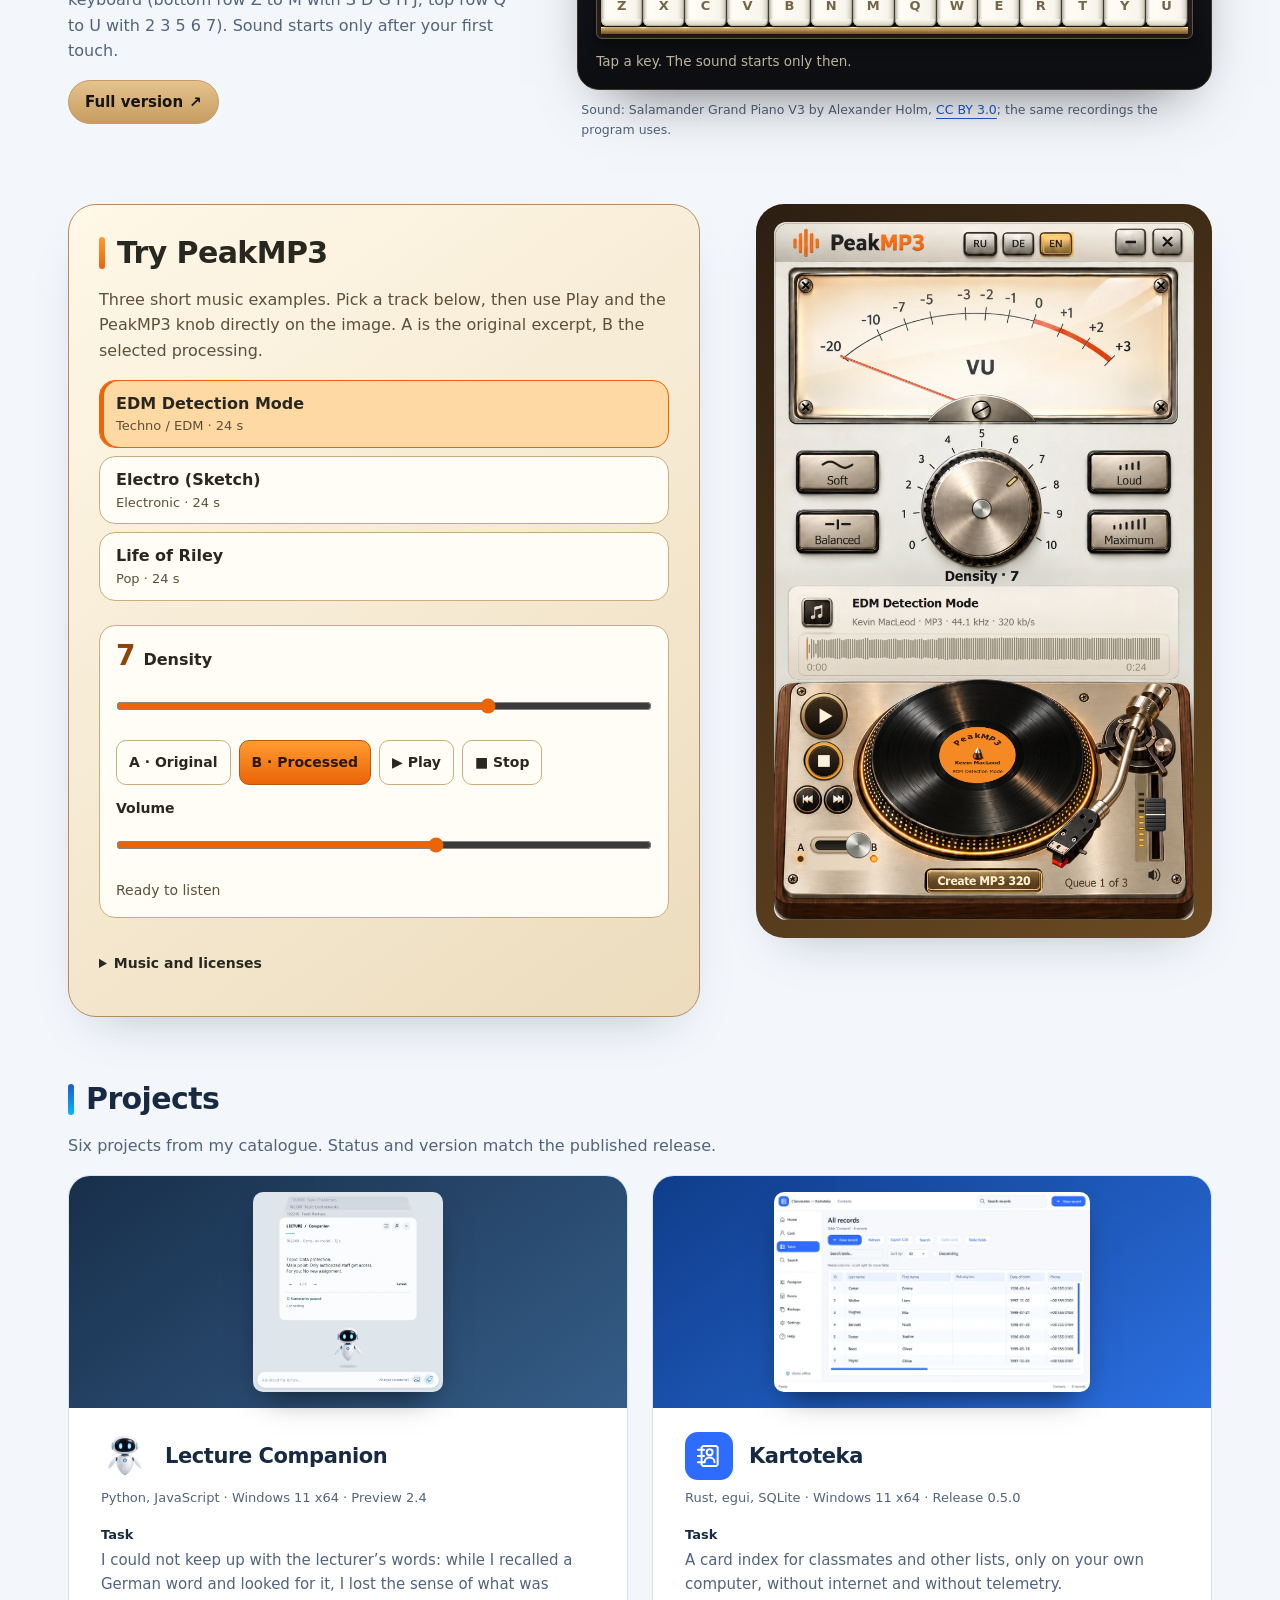
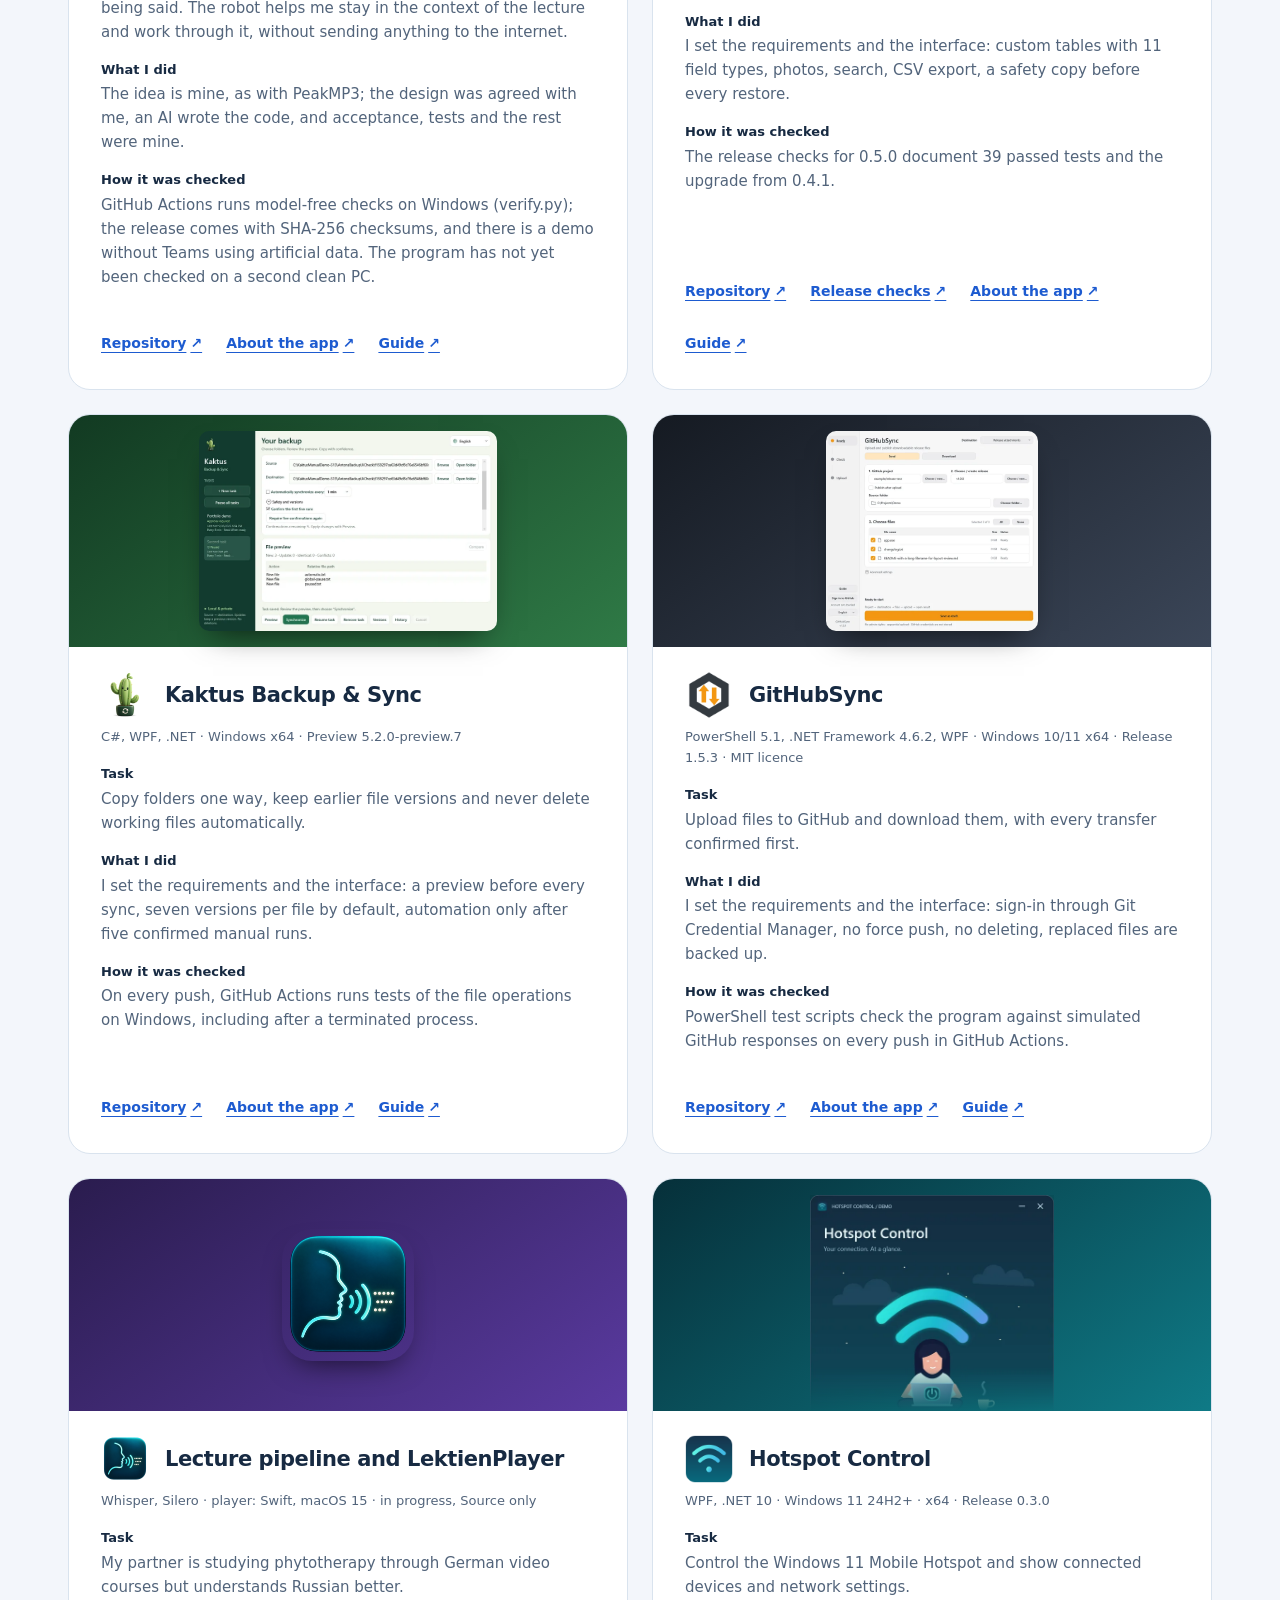
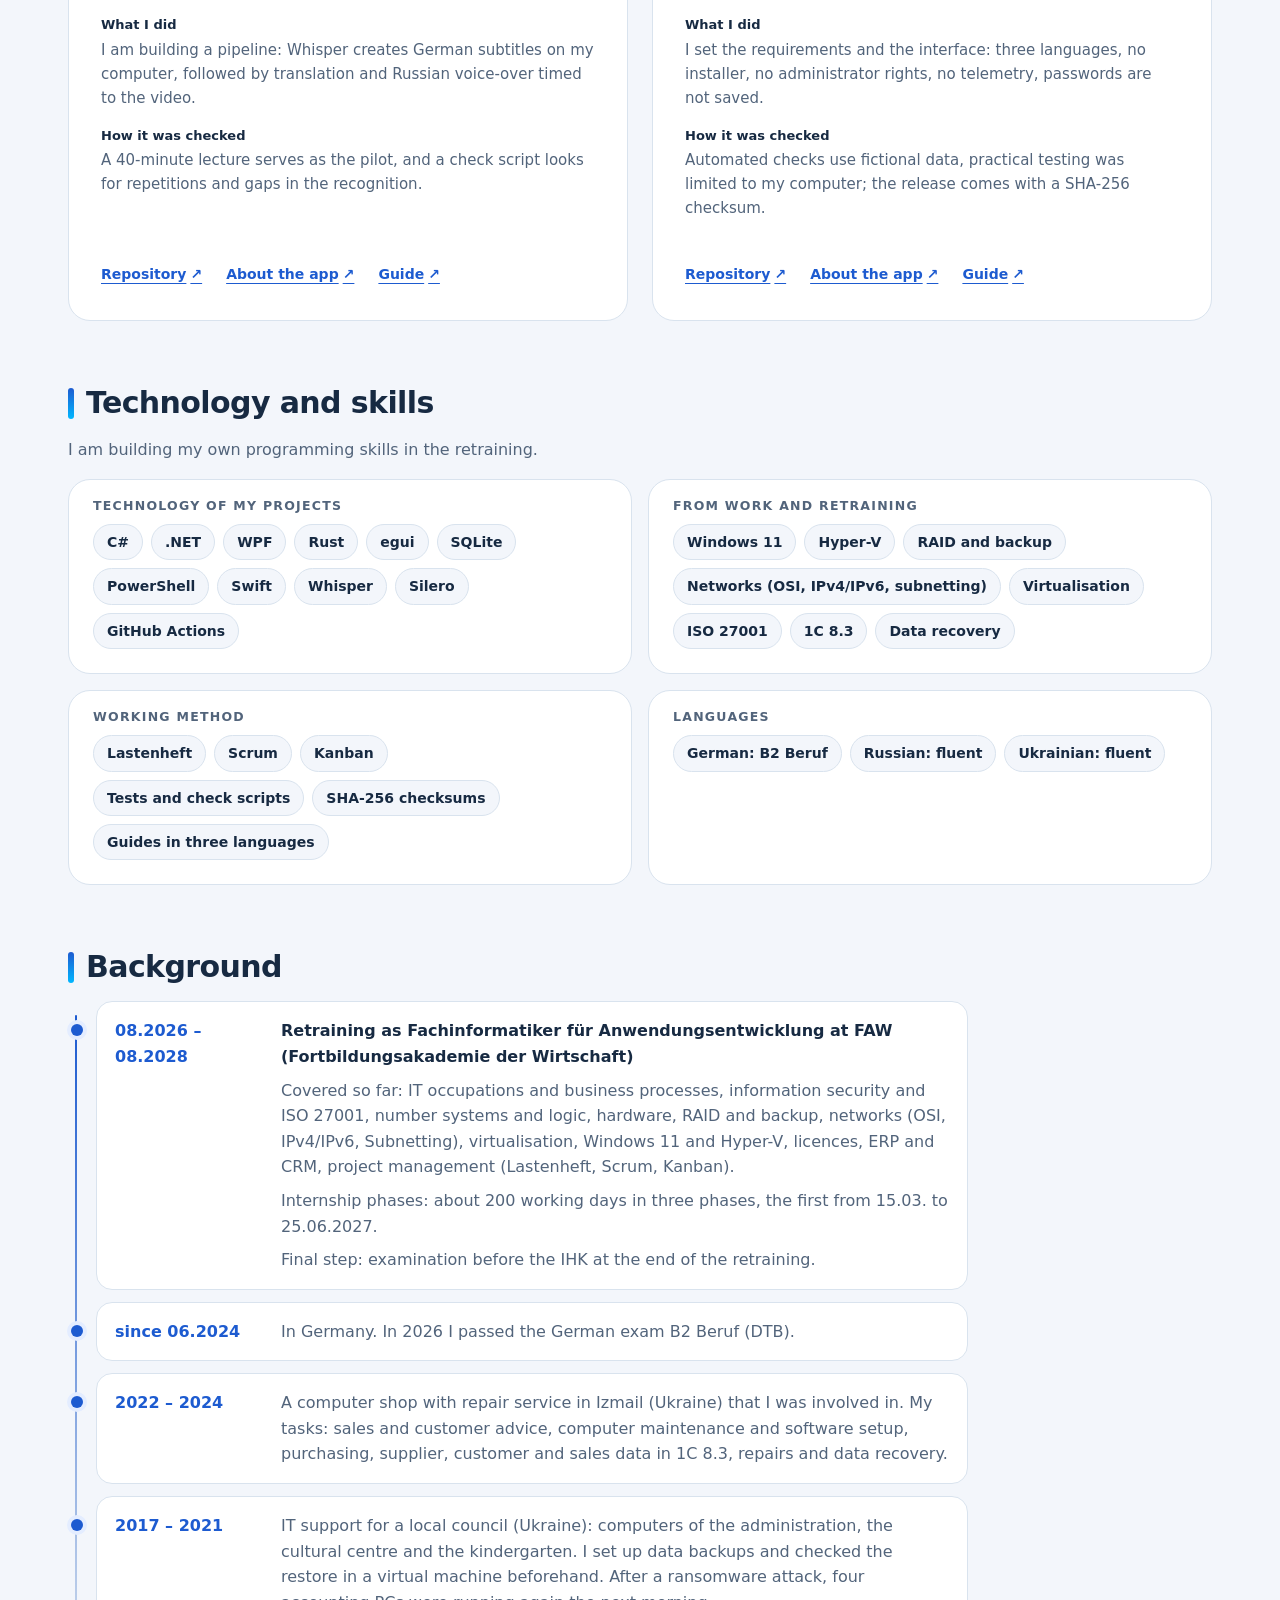
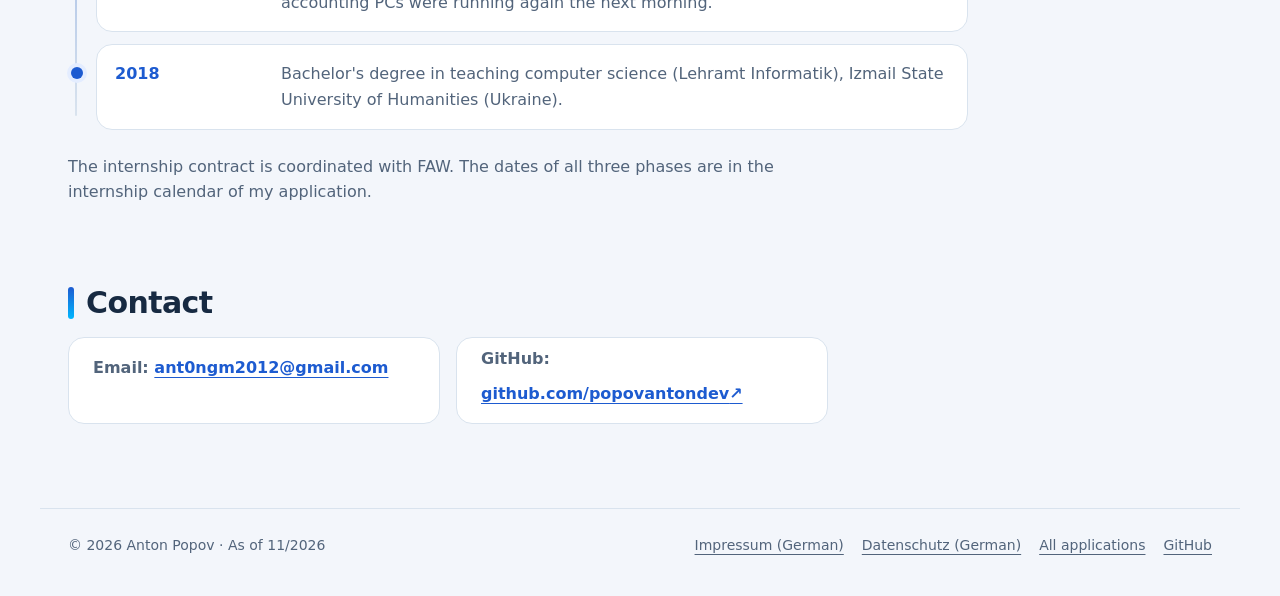
<file: about.html>
<!doctype html>
<html lang="en">
<head>
<meta charset="utf-8">
<meta name="viewport" content="width=device-width,initial-scale=1">
<meta name="robots" content="noindex, nofollow">
<meta name="description" content="Anton Popov, retraining as Fachinformatiker für Anwendungsentwicklung at FAW. Looking for a mandatory internship from 15.03.2027. How I work, six projects, background and contact.">
<meta name="theme-color" content="#f3f6fb" media="(prefers-color-scheme: light)">
<meta name="theme-color" content="#0c131b" media="(prefers-color-scheme: dark)">
<title>Anton Popov — About me</title>
<script src="assets/kit/kit-theme.js"></script>
<link rel="stylesheet" href="assets/kit/kit.css?v=2026.11.16-1">
<link rel="stylesheet" href="assets/about.css?v=ab-2026.11.06-5">
<link rel="stylesheet" href="assets/about-piano/piano.css?v=ab-2026.11.16-3">
<script src="assets/kit/programs.js?v=2026.11.16-1" defer></script>
<script src="assets/kit/kit.js?v=2026.11.16-1" defer></script>
</head>
<body class="ppk-page">
<a class="ppk-skip" href="#main">Skip to content</a>
<div class="ppk-nav-wrap" id="ppk-nav-wrap">
  <nav class="ppk-nav" aria-label="Main navigation">
    <a class="ppk-brand" href="about.html"><span>Anton Popov</span></a>
    <span class="ppk-spacer"></span>
    <a class="ppk-back" href="index-en.html">← All programs</a>
    <button class="ppk-search-btn" type="button" data-ppk-open-search aria-label="Search programs"><span>Search</span><kbd>Ctrl K</kbd></button>
    <div class="ppk-langs"><a href="about-ru.html" lang="ru" hreflang="ru">RU</a><a href="about-de.html" lang="de" hreflang="de">DE</a><a href="about.html" lang="en" hreflang="en" aria-current="page">EN</a></div>
    <button class="ppk-icon-btn ppk-theme-btn" type="button" data-ppk-theme aria-label="Switch colour scheme"></button>
    <a class="ppk-icon-btn ppk-gh-btn" href="https://github.com/popovantondev" aria-label="GitHub"></a>
  </nav>
</div>

<main class="ppk-shell" id="main">
<section class="ab-hero" id="top">
  <div class="ab-scene" aria-hidden="true"><i class="ab-ray ab-ray-1"></i><i class="ab-ray ab-ray-2"></i><i class="ab-ray ab-ray-3"></i><i class="ab-glass"></i></div>
  <div class="ab-hero-grid">
    <div class="ab-hero-copy">
      <div class="ab-hero-head">
        <p class="ab-name">Anton Popov</p>
        <p class="ab-role">Retraining as <span lang="de">Fachinformatiker für Anwendungsentwicklung</span> · FAW</p>
        <h1>Mandatory internship in application development from 15 March 2027</h1>
      </div>
      <p class="ab-lead">As part of my retraining at FAW (<span lang="de">Fortbildungsakademie der Wirtschaft</span>), I am looking for a mandatory internship (<span lang="de">Pflichtpraktikum</span>) in application development. It covers about 200 working days in three phases, the first from 15.03. to 25.06.2027.</p>
      <div class="ab-actions">
        <a class="ab-btn ab-btn-primary" href="mailto:ant0ngm2012@gmail.com">Send an email</a>
        <a class="ab-btn ab-btn-ghost" href="#projects">See projects</a>
        <a class="ab-btn ab-btn-ghost" href="https://github.com/popovantondev">GitHub <span aria-hidden="true">↗</span></a>
      </div>
    </div>
    <img class="ab-portrait" src="assets/about/portrait-cutout.webp" width="900" height="916" decoding="async" alt="Anton Popov holding a laptop">
  </div>
</section>

<ul class="ab-facts ppk-reveal" aria-label="At a glance"><li><b>15.03.2027</b><span>Start of the first internship phase, until 25.06.2027</span></li><li><b>≈ 200</b><span>working days in three phases</span></li><li><b>6</b><span>projects from my catalogue</span></li><li><b>B2</b><span>German Beruf (DTB), passed in 2026</span></li></ul>
<nav class="ab-jump" aria-label="On this page"><a href="#how">Method</a><a href="#piano">Piano</a><a href="#demo">PeakMP3</a><a href="#projects">Projects</a><a href="#skills">Skills</a><a href="#path">Background</a><a href="#contact">Contact</a></nav>

<section class="block ppk-reveal" id="how">
  <h2>How I work</h2>
  <ol class="flow">
    <li class="flow-step"><strong>Idea</strong><span>A specific problem and the person who will use the program.</span></li><li class="flow-step"><strong>Requirements</strong><span>What the program has to do, which system it runs on, what the interface looks like.</span></li><li class="flow-step"><strong>AI writes the code</strong><span>Implementation of the requirements from the previous step.</span></li><li class="flow-step"><strong>Checks</strong><span>Tests and check scripts; whatever is not tested is stated in the documentation.</span></li><li class="flow-step"><strong>Release</strong><span>For releases: version number, SHA-256 checksum, guide in three languages.</span></li>
  </ol>
  <p>The code of my projects is written by an AI (Codex, ChatGPT or Claude); the idea, requirements, interface and tests are mine. I am building my own programming skills in the retraining.</p>
</section>

<section class="block ab-piano ppk-reveal" id="piano" data-lang="en">
  <div class="ab-piano-copy">
    <h2>Mini piano</h2>
    <p>A small cut-out of Virtual Piano Arranger, one of the programs in my catalogue<span class="pk-only-wide">: two octaves to play with the mouse, a finger or the computer keyboard.</span><span class="pk-only-narrow">. On a narrow screen only part of the keyboard is shown: play with your finger.</span></p>
    <p class="pk-hint"><span class="pk-only-wide">Tap a key, then keep playing with the letters of the keyboard (bottom row Z to M with S D G H J, top row Q to U with 2 3 5 6 7). Sound starts only after your first touch.</span><span class="pk-only-narrow">Tap a key: sound starts only after your first touch. You can also slide your finger across the keys.</span></p>
    <a class="pk-link" href="https://popovantondev.github.io/VirtualPianoArranger/play-en.html">Full version <span aria-hidden="true">↗</span></a>
  </div>
  <div class="ab-piano-stage">
    <div class="pk-studio">
      <div class="pk-head">
        <div class="pk-titles"><span class="pk-eyebrow">Virtual Piano Arranger</span><span class="pk-name">Salamander Grand</span></div>
        <div class="pk-tools"><span class="pk-tag">Keyboard active</span><button class="pk-mute" type="button" >Sound off</button></div>
      </div>
      <div class="pk-bed" id="mini-piano"><img class="pk-static" src="assets/about-piano/piano-static.svg" width="708" height="163" alt="Two octaves of a piano keyboard"></div>
      <p class="pk-status" role="status"></p>
      <noscript><p class="pk-status">The mini piano needs JavaScript. The full version runs on the Virtual Piano Arranger page.</p></noscript>
    </div>
    <p class="pk-credit">Sound: Salamander Grand Piano V3 by Alexander Holm, <a href="https://creativecommons.org/licenses/by/3.0/">CC BY 3.0</a>; the same recordings the program uses.</p>
  </div>
  <script type="application/json" id="piano-strings">{"notes": ["C", "C♯", "D", "D♯", "E", "F", "F♯", "G", "G♯", "A", "A♯", "B"], "aria": "Mini piano, two octaves from C4 to B5", "ariaNarrow": "Mini piano, part of the keyboard starting at C4", "loading": "Loading the piano sound…", "ready": "Piano sound loaded", "error": "The piano sound could not be loaded, a simple tone is played.", "mute": "Sound off", "unmute": "Sound on", "silent": "Sound is off.", "idle": "Tap a key. The sound starts only then.", "armed": "Keyboard active"}</script>
</section>

<section class="block peak-demo-block ppk-reveal" id="demo" data-lang="en">
  <div class="peak-copy">
    <h2>Try PeakMP3</h2>
    <p>Three short music examples. Pick a track below, then use Play and the PeakMP3 knob directly on the image. A is the original excerpt, B the selected processing.</p>
    <div class="peak-tracks">
        <button class="peak-track" type="button" data-track="techno" aria-pressed="true"><strong>EDM Detection Mode</strong><small>Techno / EDM · 24 s</small></button>
        <button class="peak-track" type="button" data-track="electronic" aria-pressed="false"><strong>Electro (Sketch)</strong><small>Electronic · 24 s</small></button>
        <button class="peak-track" type="button" data-track="pop" aria-pressed="false"><strong>Life of Riley</strong><small>Pop · 24 s</small></button>
    </div>
    <div class="peak-controls">
      <label class="peak-readout"><output id="density-number" for="density-range">7</output><span>Density</span></label>
      <input id="density-range" type="range" min="0" max="10" value="7" aria-label="Density">
      <div class="peak-toolbar">
        <button type="button" data-compare="a" aria-pressed="false">A · Original</button>
        <button type="button" data-compare="b" aria-pressed="true">B · Processed</button>
        <button type="button" id="demo-play" aria-pressed="false">▶ Play</button>
        <button type="button" id="demo-stop">■ Stop</button>
      </div>
      <label class="peak-volume"><span>Volume</span><input id="demo-volume" type="range" min="0" max="100" value="60" aria-label="Volume"></label>
      <p class="peak-status" id="demo-state" role="status">Ready to listen</p>
    </div>
    <details class="peak-credits">
      <summary>Music and licenses</summary>
      <ul>
          <li><a href="https://incompetech.com/music/royalty-free/index.html?isrc=USUAN1500026">EDM Detection Mode</a> — Kevin MacLeod (incompetech.com), <a href="https://creativecommons.org/licenses/by/4.0/">CC BY 4.0</a>.</li>
          <li><a href="https://incompetech.com/music/royalty-free/index.html?isrc=USUAN1100390">Electro (Sketch)</a> — Kevin MacLeod (incompetech.com), <a href="https://creativecommons.org/licenses/by/4.0/">CC BY 4.0</a>.</li>
          <li><a href="https://incompetech.com/music/royalty-free/index.html?isrc=USUAN1400054">Life of Riley</a> — Kevin MacLeod (incompetech.com), <a href="https://creativecommons.org/licenses/by/4.0/">CC BY 4.0</a>.</li>
      </ul>
      <p>24-second excerpts, processed in advance with PeakMP3 0.16.0. Nothing is processed in the browser.</p>
    </details>
    <noscript><p>The demo needs JavaScript. It also runs on the <a href="https://popovantondev.github.io/PeakMP3/index-en.html#demo">PeakMP3 page <span aria-hidden="true">↗</span></a>.</p></noscript>
  </div>
  <div class="peak-device">
    <canvas id="peak-demo" width="778" height="1293" tabindex="0" role="img" aria-label="PeakMP3 with turntable: knob, presets, A/B, playback and volume can be used."></canvas>
  </div>
  <audio id="demo-audio" preload="none"></audio>
  <script type="application/json" id="demo-strings">{"loading": "Loading example…", "ready": "Ready to listen", "error": "Could not load the example. Try again.", "play": "Play", "pause": "Pause", "stop": "Stop", "save": "Create MP3", "presets": ["Soft", "Balance", "Loud", "Maximum"]}</script>
</section>

<section class="block" id="projects">
  <h2 class="ppk-reveal">Projects</h2>
  <p class="ppk-reveal">Six projects from my catalogue. Status and version match the published release.</p>
  <div class="cases">
    <article class="case ppk-reveal" id="LectureCompanion">
      <div class="case-shot shot-lc"><img class="shot-img shot-fit" src="assets/about/lecturecompanion-en.webp" width="648" height="682" alt="Lecture Companion window with artificial data" loading="lazy" decoding="async"></div>
      <div class="case-body">
        <div class="case-head">
          <img class="case-icon" src="assets/app-icons/LectureCompanion.png" width="64" height="64" alt="" decoding="async" loading="lazy">
          <h3>Lecture Companion</h3>
        </div>
        <p class="case-meta">Python, JavaScript · Windows 11 x64 · Preview 2.4</p>
        <dl class="case-parts">
        <dt>Task</dt>
        <dd>I could not keep up with the lecturer’s words: while I recalled a German word and looked for it, I lost the sense of what was being said. The robot helps me stay in the context of the lecture and work through it, without sending anything to the internet.</dd>
        <dt>What I did</dt>
        <dd>The idea is mine, as with PeakMP3; the design was agreed with me, an AI wrote the code, and acceptance, tests and the rest were mine.</dd>
        <dt>How it was checked</dt>
        <dd>GitHub Actions runs model-free checks on Windows (verify.py); the release comes with SHA-256 checksums, and there is a demo without Teams using artificial data. The program has not yet been checked on a second clean PC.</dd>
      </dl>
        <p class="case-links">
        <a href="https://github.com/popovantondev/LectureCompanion">Repository <span aria-hidden="true">↗</span></a>
        <a href="https://popovantondev.github.io/LectureCompanion/index-en.html">About the app <span aria-hidden="true">↗</span></a>
        <a href="https://popovantondev.github.io/LectureCompanion/Guide-en.html">Guide <span aria-hidden="true">↗</span></a>
      </p>
      </div>
    </article>
    <article class="case ppk-reveal" id="Kartoteka">
      <div class="case-shot shot-kart"><img class="shot-img" src="assets/about/kartoteka-en.webp" width="720" height="455" alt="Kartoteka window" loading="lazy" decoding="async"></div>
      <div class="case-body">
        <div class="case-head">
          <img class="case-icon" src="assets/app-icons/Kartoteka.svg" width="64" height="64" alt="" decoding="async" loading="lazy">
          <h3>Kartoteka</h3>
        </div>
        <p class="case-meta">Rust, egui, SQLite · Windows 11 x64 · Release 0.5.0</p>
        <dl class="case-parts">
        <dt>Task</dt>
        <dd>A card index for classmates and other lists, only on your own computer, without internet and without telemetry.</dd>
        <dt>What I did</dt>
        <dd>I set the requirements and the interface: custom tables with 11 field types, photos, search, CSV export, a safety copy before every restore.</dd>
        <dt>How it was checked</dt>
        <dd>The release checks for 0.5.0 document 39 passed tests and the upgrade from 0.4.1.</dd>
      </dl>
        <p class="case-links">
        <a href="https://github.com/popovantondev/Kartoteka">Repository <span aria-hidden="true">↗</span></a>
        <a href="https://github.com/popovantondev/Kartoteka/blob/main/RELEASE-CHECKS.md">Release checks <span aria-hidden="true">↗</span></a>
        <a href="https://popovantondev.github.io/Kartoteka/index.html">About the app <span aria-hidden="true">↗</span></a>
        <a href="https://popovantondev.github.io/Kartoteka/Guide-en.html">Guide <span aria-hidden="true">↗</span></a>
      </p>
      </div>
    </article>
    <article class="case ppk-reveal" id="Kaktus-Backup-Sync">
      <div class="case-shot shot-kaktus"><img class="shot-img" src="assets/about/kaktus-en.webp" width="720" height="483" alt="Kaktus Backup &amp; Sync window" loading="lazy" decoding="async"></div>
      <div class="case-body">
        <div class="case-head">
          <img class="case-icon" src="assets/app-icons/Kaktus-Backup-Sync.png" width="64" height="64" alt="" decoding="async" loading="lazy">
          <h3>Kaktus Backup &amp; Sync</h3>
        </div>
        <p class="case-meta">C#, WPF, .NET · Windows x64 · Preview 5.2.0-preview.7</p>
        <dl class="case-parts">
        <dt>Task</dt>
        <dd>Copy folders one way, keep earlier file versions and never delete working files automatically.</dd>
        <dt>What I did</dt>
        <dd>I set the requirements and the interface: a preview before every sync, seven versions per file by default, automation only after five confirmed manual runs.</dd>
        <dt>How it was checked</dt>
        <dd>On every push, GitHub Actions runs tests of the file operations on Windows, including after a terminated process.</dd>
      </dl>
        <p class="case-links">
        <a href="https://github.com/popovantondev/Kaktus-Backup-Sync">Repository <span aria-hidden="true">↗</span></a>
        <a href="https://popovantondev.github.io/Kaktus-Backup-Sync/index-en.html">About the app <span aria-hidden="true">↗</span></a>
        <a href="https://popovantondev.github.io/Kaktus-Backup-Sync/Guide-en.html">Guide <span aria-hidden="true">↗</span></a>
      </p>
      </div>
    </article>
    <article class="case ppk-reveal" id="GitHubSync">
      <div class="case-shot shot-ghs"><img class="shot-img" src="assets/about/githubsync-en.webp" width="600" height="564" alt="GitHubSync window" loading="lazy" decoding="async"></div>
      <div class="case-body">
        <div class="case-head">
          <img class="case-icon" src="assets/app-icons/GitHubSync.png" width="64" height="64" alt="" decoding="async" loading="lazy">
          <h3>GitHubSync</h3>
        </div>
        <p class="case-meta">PowerShell 5.1, .NET Framework 4.6.2, WPF · Windows 10/11 x64 · Release 1.5.3 · MIT licence</p>
        <dl class="case-parts">
        <dt>Task</dt>
        <dd>Upload files to GitHub and download them, with every transfer confirmed first.</dd>
        <dt>What I did</dt>
        <dd>I set the requirements and the interface: sign-in through Git Credential Manager, no force push, no deleting, replaced files are backed up.</dd>
        <dt>How it was checked</dt>
        <dd>PowerShell test scripts check the program against simulated GitHub responses on every push in GitHub Actions.</dd>
      </dl>
        <p class="case-links">
        <a href="https://github.com/popovantondev/GitHubSync">Repository <span aria-hidden="true">↗</span></a>
        <a href="https://popovantondev.github.io/GitHubSync/index-en.html">About the app <span aria-hidden="true">↗</span></a>
        <a href="https://popovantondev.github.io/GitHubSync/Guide-en.html">Guide <span aria-hidden="true">↗</span></a>
      </p>
      </div>
    </article>
    <article class="case ppk-reveal" id="LektienPlayer">
      <div class="case-shot shot-lekt"><img class="shot-img shot-icon" src="assets/about/lektien-icon.webp" width="256" height="256" alt="" loading="lazy" decoding="async"></div>
      <div class="case-body">
        <div class="case-head">
          <img class="case-icon" src="assets/icons/lektien-player.png" width="64" height="64" alt="" decoding="async" loading="lazy">
          <h3>Lecture pipeline and LektienPlayer</h3>
        </div>
        <p class="case-meta">Whisper, Silero · player: Swift, macOS 15 · in progress, Source only</p>
        <dl class="case-parts">
        <dt>Task</dt>
        <dd>My partner is studying phytotherapy through German video courses but understands Russian better.</dd>
        <dt>What I did</dt>
        <dd>I am building a pipeline: Whisper creates German subtitles on my computer, followed by translation and Russian voice-over timed to the video.</dd>
        <dt>How it was checked</dt>
        <dd>A 40-minute lecture serves as the pilot, and a check script looks for repetitions and gaps in the recognition.</dd>
      </dl>
        <p class="case-links">
        <a href="https://github.com/popovantondev/LektienPlayer">Repository <span aria-hidden="true">↗</span></a>
        <a href="https://popovantondev.github.io/LektienPlayer/index-en.html">About the app <span aria-hidden="true">↗</span></a>
        <a href="https://popovantondev.github.io/LektienPlayer/Guide-en.html">Guide <span aria-hidden="true">↗</span></a>
      </p>
      </div>
    </article>
    <article class="case ppk-reveal" id="HotspotControl">
      <div class="case-shot shot-hot"><img class="shot-img" src="assets/about/hotspot-en.webp" width="520" height="462" alt="Hotspot Control window" loading="lazy" decoding="async"></div>
      <div class="case-body">
        <div class="case-head">
          <img class="case-icon" src="assets/app-icons/HotspotControl.ico" width="64" height="64" alt="" decoding="async" loading="lazy">
          <h3>Hotspot Control</h3>
        </div>
        <p class="case-meta">WPF, .NET 10 · Windows 11 24H2+ · x64 · Release 0.3.0</p>
        <dl class="case-parts">
        <dt>Task</dt>
        <dd>Control the Windows 11 Mobile Hotspot and show connected devices and network settings.</dd>
        <dt>What I did</dt>
        <dd>I set the requirements and the interface: three languages, no installer, no administrator rights, no telemetry, passwords are not saved.</dd>
        <dt>How it was checked</dt>
        <dd>Automated checks use fictional data, practical testing was limited to my computer; the release comes with a SHA-256 checksum.</dd>
      </dl>
        <p class="case-links">
        <a href="https://github.com/popovantondev/HotspotControl">Repository <span aria-hidden="true">↗</span></a>
        <a href="https://popovantondev.github.io/HotspotControl/index-en.html">About the app <span aria-hidden="true">↗</span></a>
        <a href="https://popovantondev.github.io/HotspotControl/Guide-en.html">Guide <span aria-hidden="true">↗</span></a>
      </p>
      </div>
    </article>
  </div>
</section>

<section class="block ppk-reveal" id="skills">
  <h2>Technology and skills</h2>
  <p>I am building my own programming skills in the retraining.</p>
  <div class="chip-groups">
    <div class="chip-group"><h3>Technology of my projects</h3><ul class="chips"><li>C#</li><li>.NET</li><li>WPF</li><li>Rust</li><li>egui</li><li>SQLite</li><li>PowerShell</li><li>Swift</li><li>Whisper</li><li>Silero</li><li>GitHub Actions</li></ul></div><div class="chip-group"><h3>From work and retraining</h3><ul class="chips"><li>Windows 11</li><li>Hyper-V</li><li>RAID and backup</li><li>Networks (OSI, IPv4/IPv6, subnetting)</li><li>Virtualisation</li><li>ISO 27001</li><li>1C 8.3</li><li>Data recovery</li></ul></div><div class="chip-group"><h3>Working method</h3><ul class="chips"><li>Lastenheft</li><li>Scrum</li><li>Kanban</li><li>Tests and check scripts</li><li>SHA-256 checksums</li><li>Guides in three languages</li></ul></div><div class="chip-group"><h3>Languages</h3><ul class="chips chips-lang"><li>German: <span lang="de">B2 Beruf</span></li><li>Russian: fluent</li><li>Ukrainian: fluent</li></ul></div>
  </div>
</section>

<section class="block ppk-reveal" id="path">
  <h2>Background</h2>
  <ol class="timeline">
    <li>
      <time datetime="2026-08">08.2026 – 08.2028</time>
      <div>
        <p><strong>Retraining as <span lang="de">Fachinformatiker für Anwendungsentwicklung</span> at FAW (<span lang="de">Fortbildungsakademie der Wirtschaft</span>)</strong></p>
        <p>Covered so far: IT occupations and business processes, information security and ISO 27001, number systems and logic, hardware, RAID and backup, networks (OSI, IPv4/IPv6, Subnetting), virtualisation, Windows 11 and Hyper-V, licences, ERP and CRM, project management (<span lang="de">Lastenheft</span>, Scrum, Kanban).</p>
        <p>Internship phases: about 200 working days in three phases, the first from 15.03. to 25.06.2027.</p>
        <p>Final step: examination before the IHK at the end of the retraining.</p>
      </div>
    </li>
    <li>
      <time datetime="2024-06">since 06.2024</time>
      <p>In Germany. In 2026 I passed the German exam <span lang="de">B2 Beruf</span> (DTB).</p>
    </li>
    <li>
      <time datetime="2022">2022 – 2024</time>
      <p>A computer shop with repair service in Izmail (Ukraine) that I was involved in. My tasks: sales and customer advice, computer maintenance and software setup, purchasing, supplier, customer and sales data in 1C 8.3, repairs and data recovery.</p>
    </li>
    <li>
      <time datetime="2017">2017 – 2021</time>
      <p>IT support for a local council (Ukraine): computers of the administration, the cultural centre and the kindergarten. I set up data backups and checked the restore in a virtual machine beforehand. After a ransomware attack, four accounting PCs were running again the next morning.</p>
    </li>
    <li>
      <time datetime="2018">2018</time>
      <p>Bachelor's degree in teaching computer science (<span lang="de">Lehramt Informatik</span>), Izmail State University of Humanities (Ukraine).</p>
    </li>
  </ol>
  <p class="ab-path-note">The internship contract is coordinated with FAW. The dates of all three phases are in the internship calendar of my application.</p>
</section>

<section class="block ppk-reveal" id="contact">
  <h2>Contact</h2>
  <ul class="contact">
    <li>Email: <a href="mailto:ant0ngm2012@gmail.com">ant0ngm2012@gmail.com</a></li><li>GitHub: <a href="https://github.com/popovantondev">github.com/popovantondev <span aria-hidden="true">↗</span></a></li>
  </ul>
</section>
</main>

<footer class="ppk-footer">
  <span>© 2026 Anton Popov · As of 11/2026</span>
  <nav aria-label="More pages"><a href="impressum.html" hreflang="de">Impressum (German)</a><a href="datenschutz.html" hreflang="de">Datenschutz (German)</a><a href="index-en.html">All applications</a><a href="https://github.com/popovantondev">GitHub</a></nav>
</footer>
<script src="assets/about-motion.js?v=ab-2026.11.16-1" defer></script>
<script src="assets/peak-demo.js?v=ab-2026.11.16-1" defer></script>
<script src="assets/about-piano/piano.js?v=ab-2026.11.16-3" defer></script>
</body>
</html>
</file>
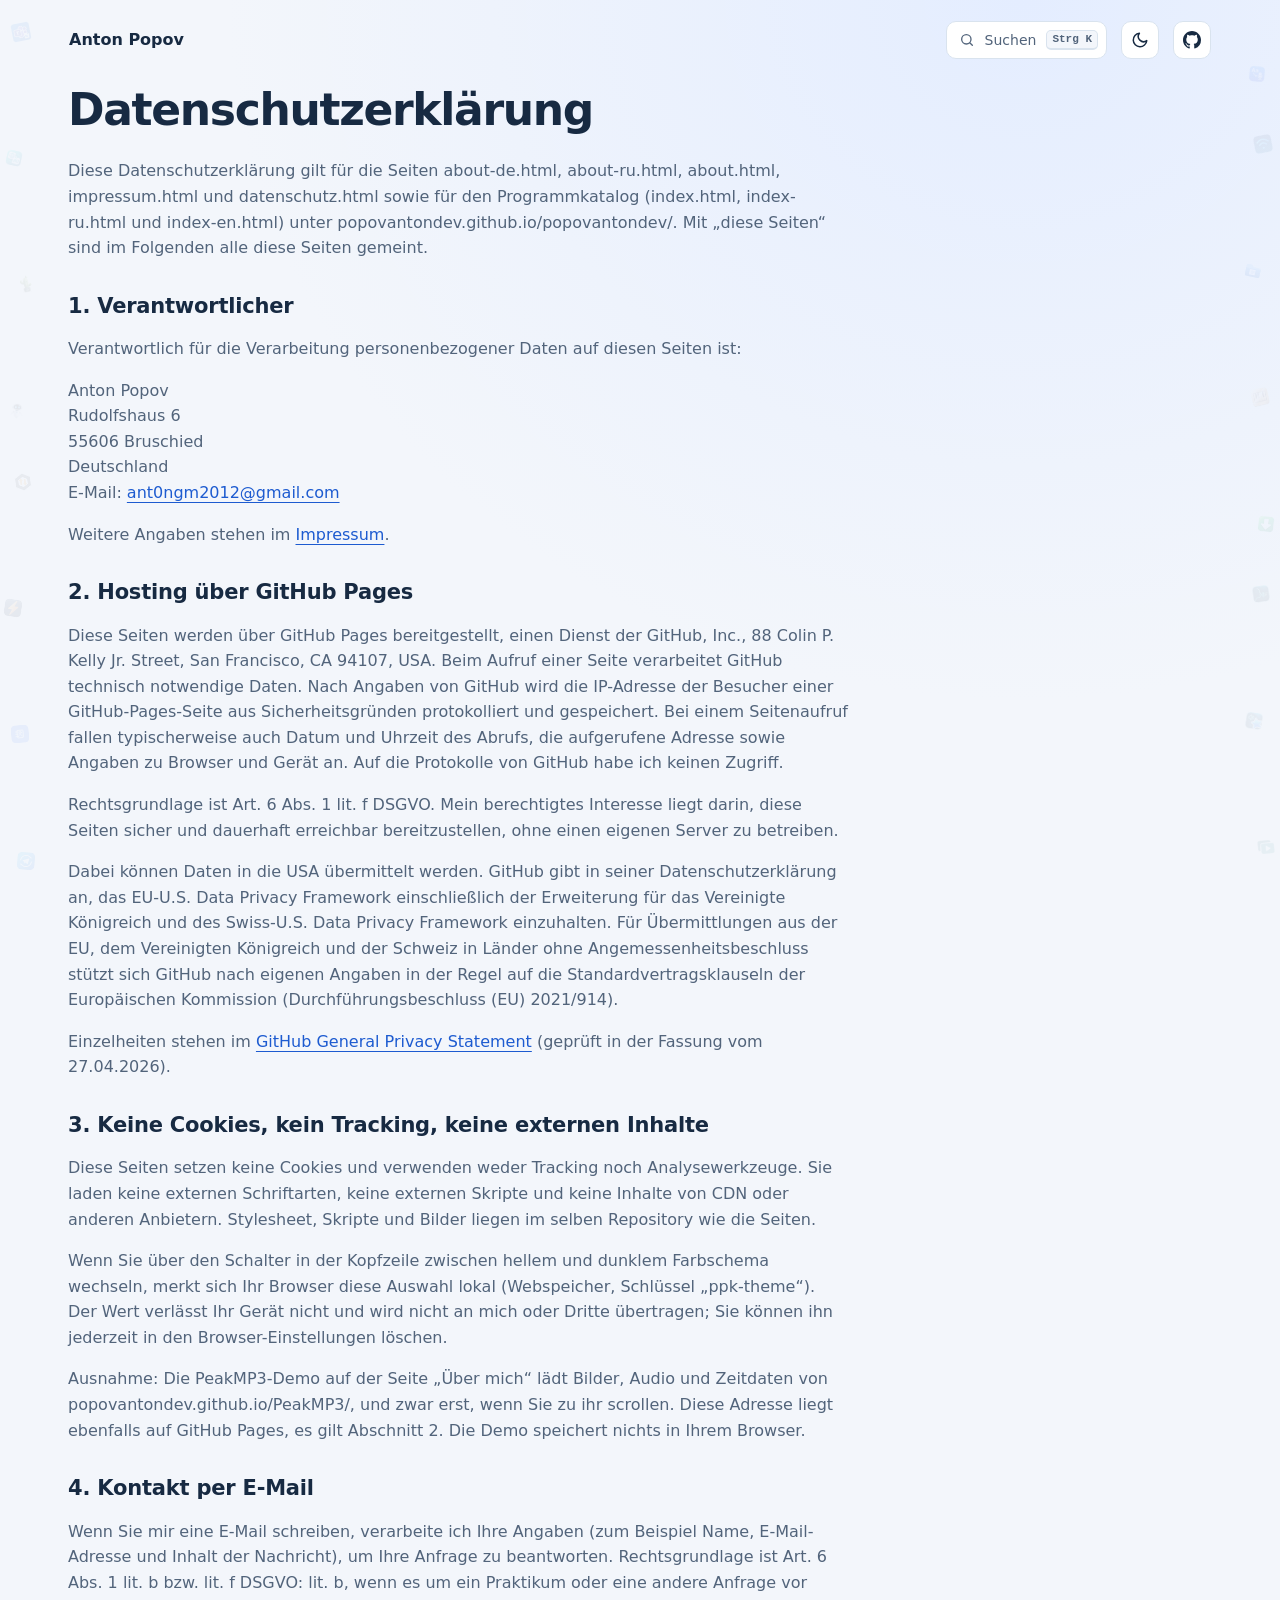
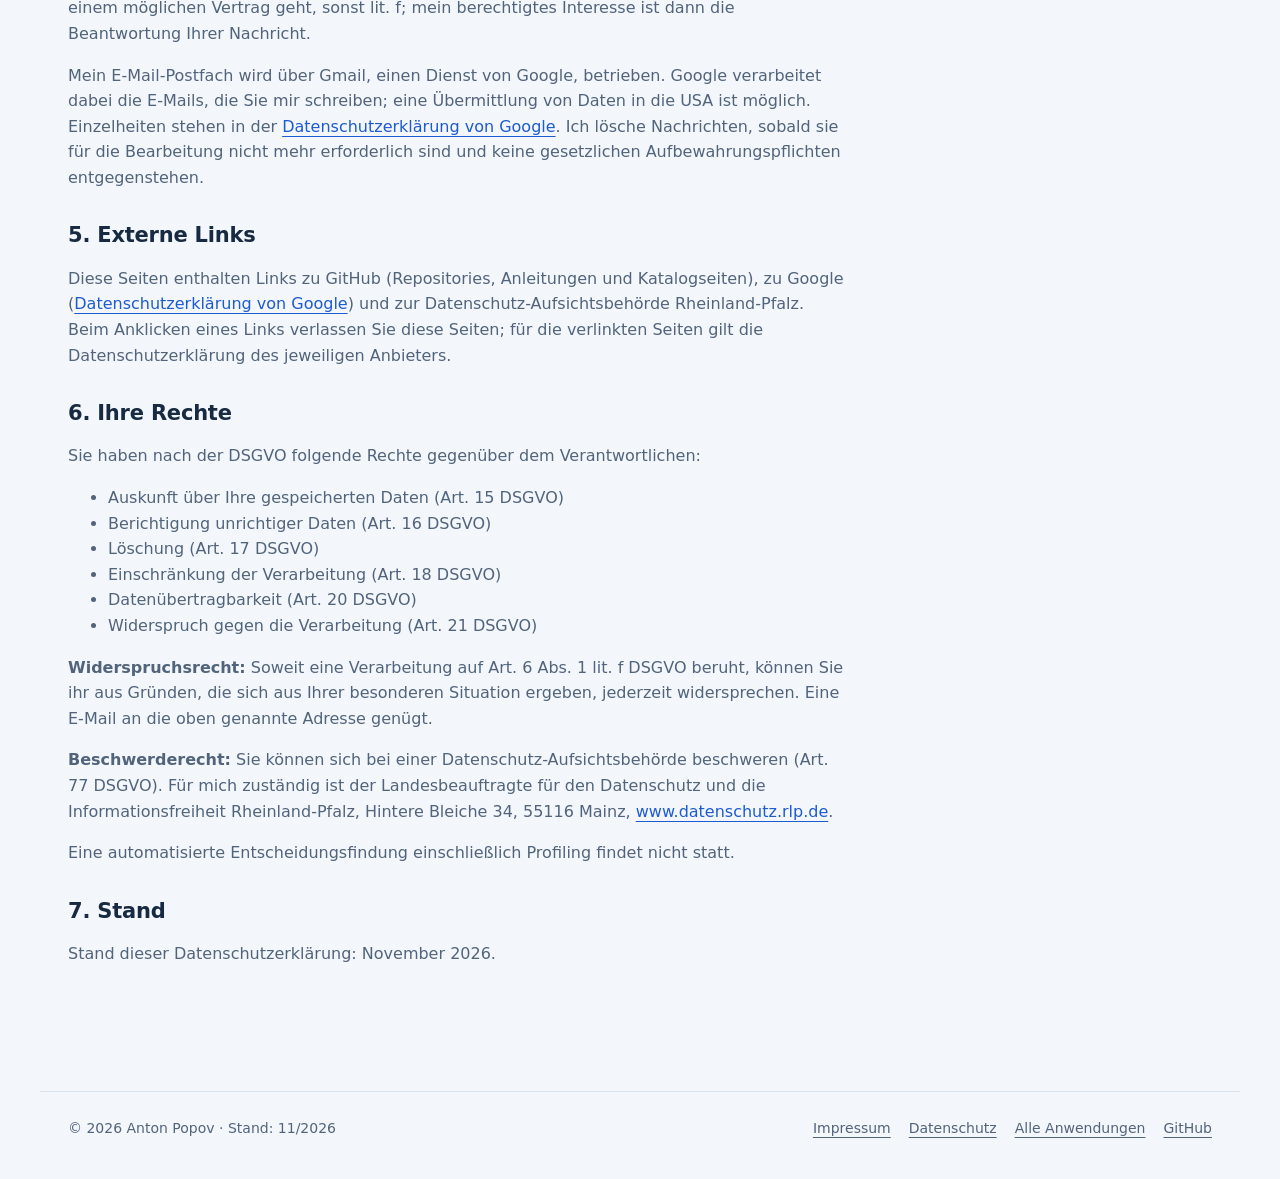
<file: datenschutz.html>
<!doctype html>
<html lang="de">
<head>
<meta charset="utf-8">
<meta name="viewport" content="width=device-width,initial-scale=1">
<meta name="robots" content="noindex, nofollow">
<meta name="description" content="Datenschutzerklärung von Anton Popov für die Seiten about-de.html, about-ru.html, about.html, impressum.html und datenschutz.html unter popovantondev.github.io/popovantondev/.">
<meta name="theme-color" content="#f3f6fb" media="(prefers-color-scheme: light)">
<meta name="theme-color" content="#0c131b" media="(prefers-color-scheme: dark)">
<title>Datenschutzerklärung — Anton Popov</title>
<script src="assets/kit/kit-theme.js"></script>
<link rel="stylesheet" href="assets/kit/kit.css?v=2026.11.16-1">
<link rel="stylesheet" href="assets/about.css?v=ab-2026.11.06-5">
<script src="assets/kit/programs.js?v=2026.11.16-1" defer></script>
<script src="assets/kit/kit.js?v=2026.11.16-1" defer></script>
</head>
<body class="ppk-page">
<a class="ppk-skip" href="#main">Zum Inhalt</a>
<div class="ppk-nav-wrap" id="ppk-nav-wrap">
  <nav class="ppk-nav" aria-label="Hauptnavigation">
    <a class="ppk-brand" href="index.html"><span>Anton Popov</span></a>
    <span class="ppk-spacer"></span>
    <button class="ppk-search-btn" type="button" data-ppk-open-search aria-label="Programme durchsuchen"><span>Suchen</span><kbd>Strg K</kbd></button>
    <button class="ppk-icon-btn ppk-theme-btn" type="button" data-ppk-theme aria-label="Farbschema wechseln"></button>
    <a class="ppk-icon-btn ppk-gh-btn" href="https://github.com/popovantondev" aria-label="GitHub"></a>
  </nav>
</div>

<main class="ppk-shell" id="main">
<article class="legal">
  <h1>Datenschutzerklärung</h1>
  <p>Diese Datenschutzerklärung gilt für die Seiten about-de.html, about-ru.html, about.html, impressum.html und datenschutz.html sowie für den Programmkatalog (index.html, index-ru.html und index-en.html) unter popovantondev.github.io/popovantondev/. Mit „diese Seiten“ sind im Folgenden alle diese Seiten gemeint.</p>

  <h2>1. Verantwortlicher</h2>
  <p>Verantwortlich für die Verarbeitung personenbezogener Daten auf diesen Seiten ist:</p>
  <address>
    Anton Popov<br>
    Rudolfshaus 6<br>
    55606 Bruschied<br>
    Deutschland<br>
    E-Mail: <a href="mailto:ant0ngm2012@gmail.com">ant0ngm2012@gmail.com</a>
  </address>
  <p>Weitere Angaben stehen im <a href="impressum.html">Impressum</a>.</p>

  <h2>2. Hosting über GitHub Pages</h2>
  <p>Diese Seiten werden über GitHub Pages bereitgestellt, einen Dienst der GitHub, Inc., 88 Colin P. Kelly Jr. Street, San Francisco, CA 94107, USA. Beim Aufruf einer Seite verarbeitet GitHub technisch notwendige Daten. Nach Angaben von GitHub wird die IP-Adresse der Besucher einer GitHub-Pages-Seite aus Sicherheitsgründen protokolliert und gespeichert. Bei einem Seitenaufruf fallen typischerweise auch Datum und Uhrzeit des Abrufs, die aufgerufene Adresse sowie Angaben zu Browser und Gerät an. Auf die Protokolle von GitHub habe ich keinen Zugriff.</p>
  <p>Rechtsgrundlage ist Art. 6 Abs. 1 lit. f DSGVO. Mein berechtigtes Interesse liegt darin, diese Seiten sicher und dauerhaft erreichbar bereitzustellen, ohne einen eigenen Server zu betreiben.</p>
  <p>Dabei können Daten in die USA übermittelt werden. GitHub gibt in seiner Datenschutzerklärung an, das EU-U.S. Data Privacy Framework einschließlich der Erweiterung für das Vereinigte Königreich und des Swiss-U.S. Data Privacy Framework einzuhalten. Für Übermittlungen aus der EU, dem Vereinigten Königreich und der Schweiz in Länder ohne Angemessenheitsbeschluss stützt sich GitHub nach eigenen Angaben in der Regel auf die Standardvertragsklauseln der Europäischen Kommission (Durchführungsbeschluss (EU) 2021/914).</p>
  <p>Einzelheiten stehen im <a href="https://docs.github.com/en/site-policy/privacy-policies/github-general-privacy-statement">GitHub General Privacy Statement</a> (geprüft in der Fassung vom 27.04.2026).</p>

  <h2>3. Keine Cookies, kein Tracking, keine externen Inhalte</h2>
  <p>Diese Seiten setzen keine Cookies und verwenden weder Tracking noch Analysewerkzeuge. Sie laden keine externen Schriftarten, keine externen Skripte und keine Inhalte von CDN oder anderen Anbietern. Stylesheet, Skripte und Bilder liegen im selben Repository wie die Seiten.</p>
  <p>Wenn Sie über den Schalter in der Kopfzeile zwischen hellem und dunklem Farbschema wechseln, merkt sich Ihr Browser diese Auswahl lokal (Webspeicher, Schlüssel „ppk-theme“). Der Wert verlässt Ihr Gerät nicht und wird nicht an mich oder Dritte übertragen; Sie können ihn jederzeit in den Browser-Einstellungen löschen.</p>
  <p>Ausnahme: Die PeakMP3-Demo auf der Seite „Über mich“ lädt Bilder, Audio und Zeitdaten von popovantondev.github.io/PeakMP3/, und zwar erst, wenn Sie zu ihr scrollen. Diese Adresse liegt ebenfalls auf GitHub Pages, es gilt Abschnitt 2. Die Demo speichert nichts in Ihrem Browser.</p>

  <h2>4. Kontakt per E-Mail</h2>
  <p>Wenn Sie mir eine E-Mail schreiben, verarbeite ich Ihre Angaben (zum Beispiel Name, E-Mail-Adresse und Inhalt der Nachricht), um Ihre Anfrage zu beantworten. Rechtsgrundlage ist Art. 6 Abs. 1 lit. b bzw. lit. f DSGVO: lit. b, wenn es um ein Praktikum oder eine andere Anfrage vor einem möglichen Vertrag geht, sonst lit. f; mein berechtigtes Interesse ist dann die Beantwortung Ihrer Nachricht.</p>
  <p>Mein E-Mail-Postfach wird über Gmail, einen Dienst von Google, betrieben. Google verarbeitet dabei die E-Mails, die Sie mir schreiben; eine Übermittlung von Daten in die USA ist möglich. Einzelheiten stehen in der <a href="https://policies.google.com/privacy">Datenschutzerklärung von Google</a>. Ich lösche Nachrichten, sobald sie für die Bearbeitung nicht mehr erforderlich sind und keine gesetzlichen Aufbewahrungspflichten entgegenstehen.</p>

  <h2>5. Externe Links</h2>
  <p>Diese Seiten enthalten Links zu GitHub (Repositories, Anleitungen und Katalogseiten), zu Google (<a href="https://policies.google.com/privacy">Datenschutzerklärung von Google</a>) und zur Datenschutz-Aufsichtsbehörde Rheinland-Pfalz. Beim Anklicken eines Links verlassen Sie diese Seiten; für die verlinkten Seiten gilt die Datenschutzerklärung des jeweiligen Anbieters.</p>

  <h2>6. Ihre Rechte</h2>
  <p>Sie haben nach der DSGVO folgende Rechte gegenüber dem Verantwortlichen:</p>
  <ul>
    <li>Auskunft über Ihre gespeicherten Daten (Art. 15 DSGVO)</li>
    <li>Berichtigung unrichtiger Daten (Art. 16 DSGVO)</li>
    <li>Löschung (Art. 17 DSGVO)</li>
    <li>Einschränkung der Verarbeitung (Art. 18 DSGVO)</li>
    <li>Datenübertragbarkeit (Art. 20 DSGVO)</li>
    <li>Widerspruch gegen die Verarbeitung (Art. 21 DSGVO)</li>
  </ul>
  <p><strong>Widerspruchsrecht:</strong> Soweit eine Verarbeitung auf Art. 6 Abs. 1 lit. f DSGVO beruht, können Sie ihr aus Gründen, die sich aus Ihrer besonderen Situation ergeben, jederzeit widersprechen. Eine E-Mail an die oben genannte Adresse genügt.</p>
  <p><strong>Beschwerderecht:</strong> Sie können sich bei einer Datenschutz-Aufsichtsbehörde beschweren (Art. 77 DSGVO). Für mich zuständig ist der Landesbeauftragte für den Datenschutz und die Informationsfreiheit Rheinland-Pfalz, Hintere Bleiche 34, 55116 Mainz, <a href="https://www.datenschutz.rlp.de">www.datenschutz.rlp.de</a>.</p>
  <p>Eine automatisierte Entscheidungsfindung einschließlich Profiling findet nicht statt.</p>

  <h2>7. Stand</h2>
  <p>Stand dieser Datenschutzerklärung: November 2026.</p>
</article>
</main>

<footer class="ppk-footer">
  <span>© 2026 Anton Popov · Stand: 11/2026</span>
  <nav aria-label="Weitere Seiten"><a href="impressum.html">Impressum</a><a href="datenschutz.html" aria-current="page">Datenschutz</a><a href="index.html">Alle Anwendungen</a><a href="https://github.com/popovantondev">GitHub</a></nav>
</footer>
</body>
</html>
</file>
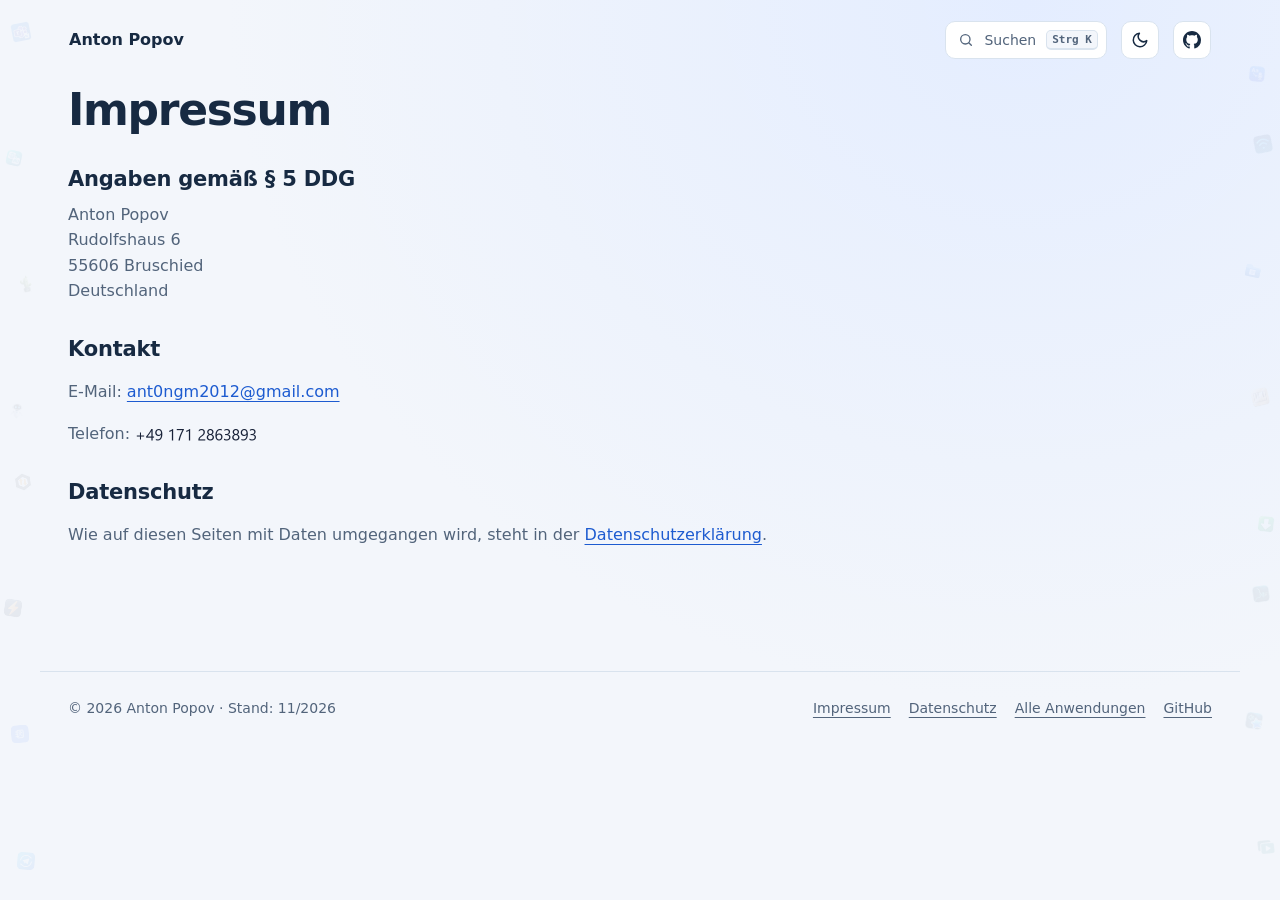
<file: impressum.html>
<!doctype html>
<html lang="de">
<head>
<meta charset="utf-8">
<meta name="viewport" content="width=device-width,initial-scale=1">
<meta name="robots" content="noindex, nofollow">
<meta name="description" content="Impressum der Seiten von Anton Popov auf popovantondev.github.io.">
<meta name="theme-color" content="#f3f6fb" media="(prefers-color-scheme: light)">
<meta name="theme-color" content="#0c131b" media="(prefers-color-scheme: dark)">
<title>Impressum — Anton Popov</title>
<script src="assets/kit/kit-theme.js"></script>
<link rel="stylesheet" href="assets/kit/kit.css?v=2026.11.16-1">
<link rel="stylesheet" href="assets/about.css?v=ab-2026.11.06-5">
<script src="assets/kit/programs.js?v=2026.11.16-1" defer></script>
<script src="assets/kit/kit.js?v=2026.11.16-1" defer></script>
</head>
<body class="ppk-page">
<a class="ppk-skip" href="#main">Zum Inhalt</a>
<div class="ppk-nav-wrap" id="ppk-nav-wrap">
  <nav class="ppk-nav" aria-label="Hauptnavigation">
    <a class="ppk-brand" href="index.html"><span>Anton Popov</span></a>
    <span class="ppk-spacer"></span>
    <button class="ppk-search-btn" type="button" data-ppk-open-search aria-label="Programme durchsuchen"><span>Suchen</span><kbd>Strg K</kbd></button>
    <button class="ppk-icon-btn ppk-theme-btn" type="button" data-ppk-theme aria-label="Farbschema wechseln"></button>
    <a class="ppk-icon-btn ppk-gh-btn" href="https://github.com/popovantondev" aria-label="GitHub"></a>
  </nav>
</div>

<main class="ppk-shell" id="main">
<article class="legal">
  <h1>Impressum</h1>

  <h2>Angaben gemäß § 5 DDG</h2>
  <address>
    Anton Popov<br>
    Rudolfshaus 6<br>
    55606 Bruschied<br>
    Deutschland
  </address>

  <h2>Kontakt</h2>
  <p>E-Mail: <a href="mailto:ant0ngm2012@gmail.com">ant0ngm2012@gmail.com</a></p>
  <p>Telefon: <img class="contact-phone" src="assets/contact-phone.png" width="124" height="22" alt="Telefonnummer als Bild, gegen automatisches Auslesen"></p>

  <h2>Datenschutz</h2>
  <p>Wie auf diesen Seiten mit Daten umgegangen wird, steht in der <a href="datenschutz.html">Datenschutzerklärung</a>.</p>
</article>
</main>

<footer class="ppk-footer">
  <span>© 2026 Anton Popov · Stand: 11/2026</span>
  <nav aria-label="Weitere Seiten"><a href="impressum.html" aria-current="page">Impressum</a><a href="datenschutz.html">Datenschutz</a><a href="index.html">Alle Anwendungen</a><a href="https://github.com/popovantondev">GitHub</a></nav>
</footer>
</body>
</html>
</file>
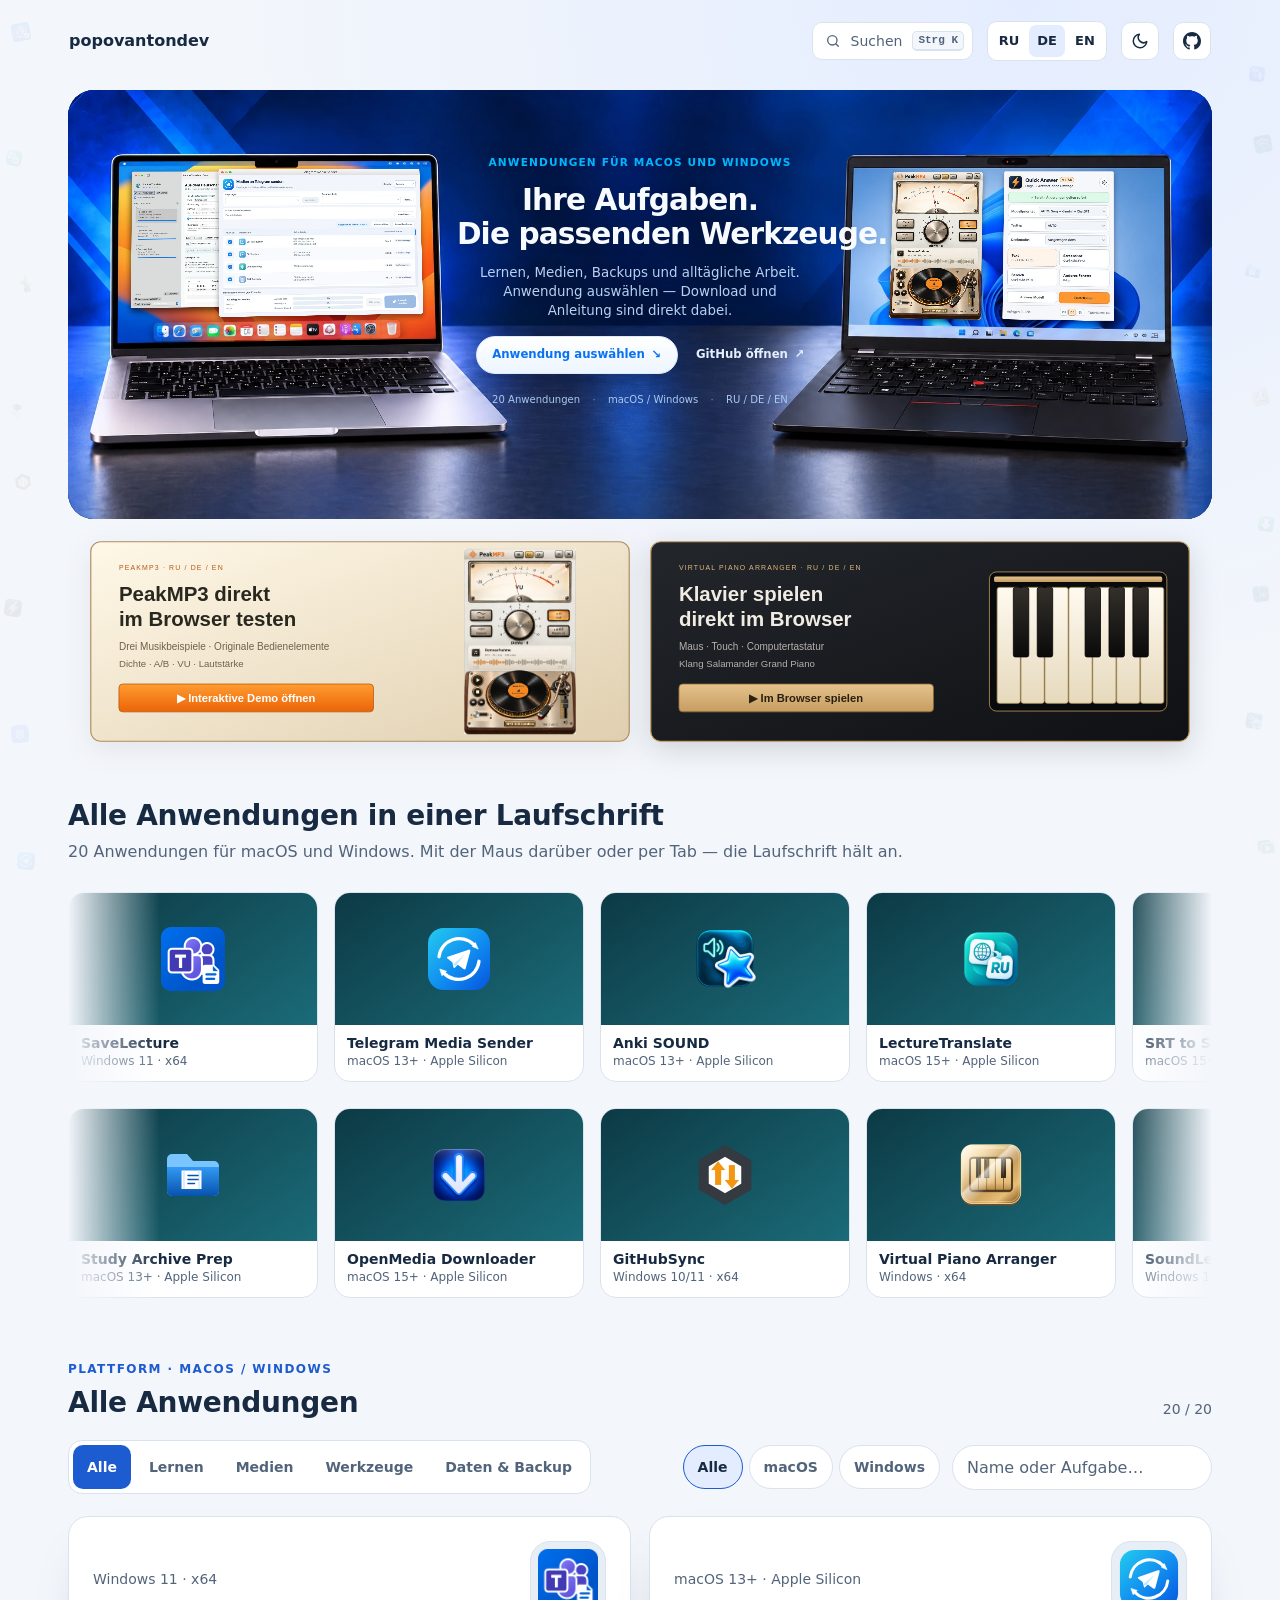
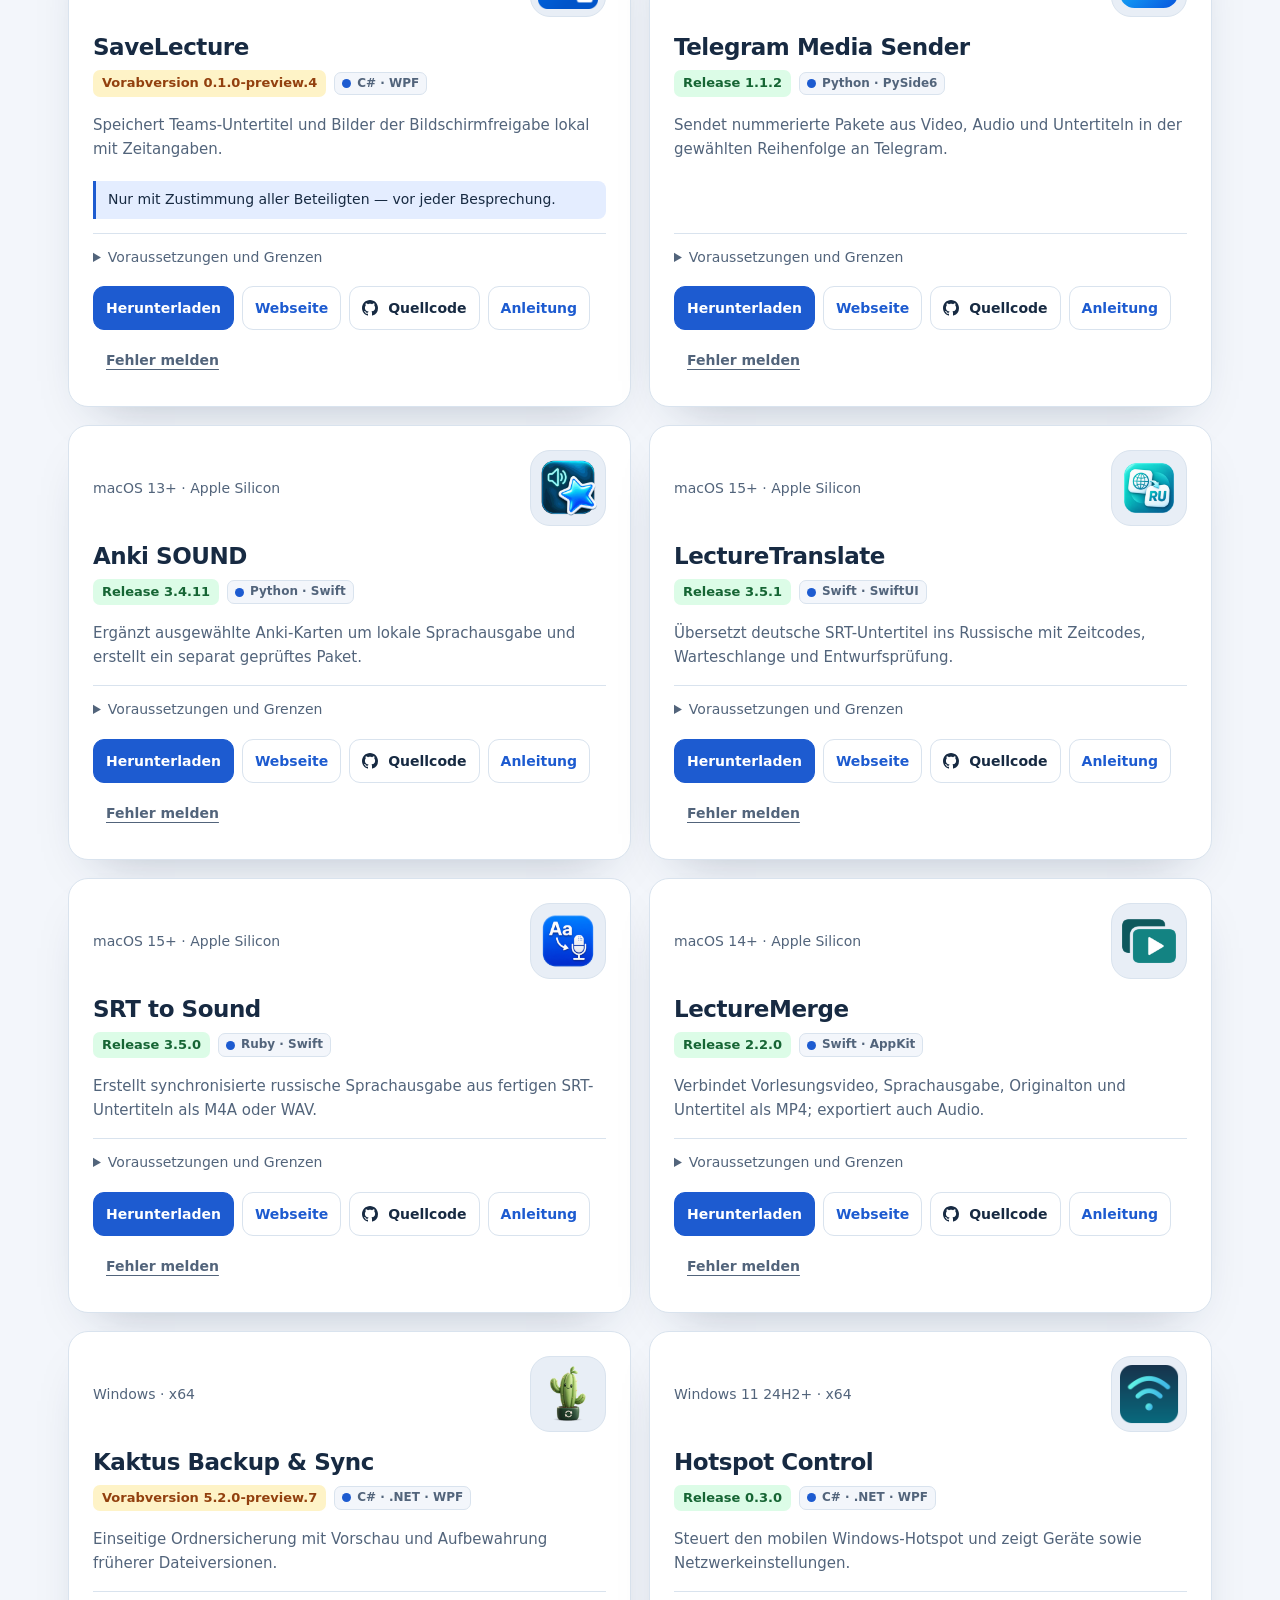
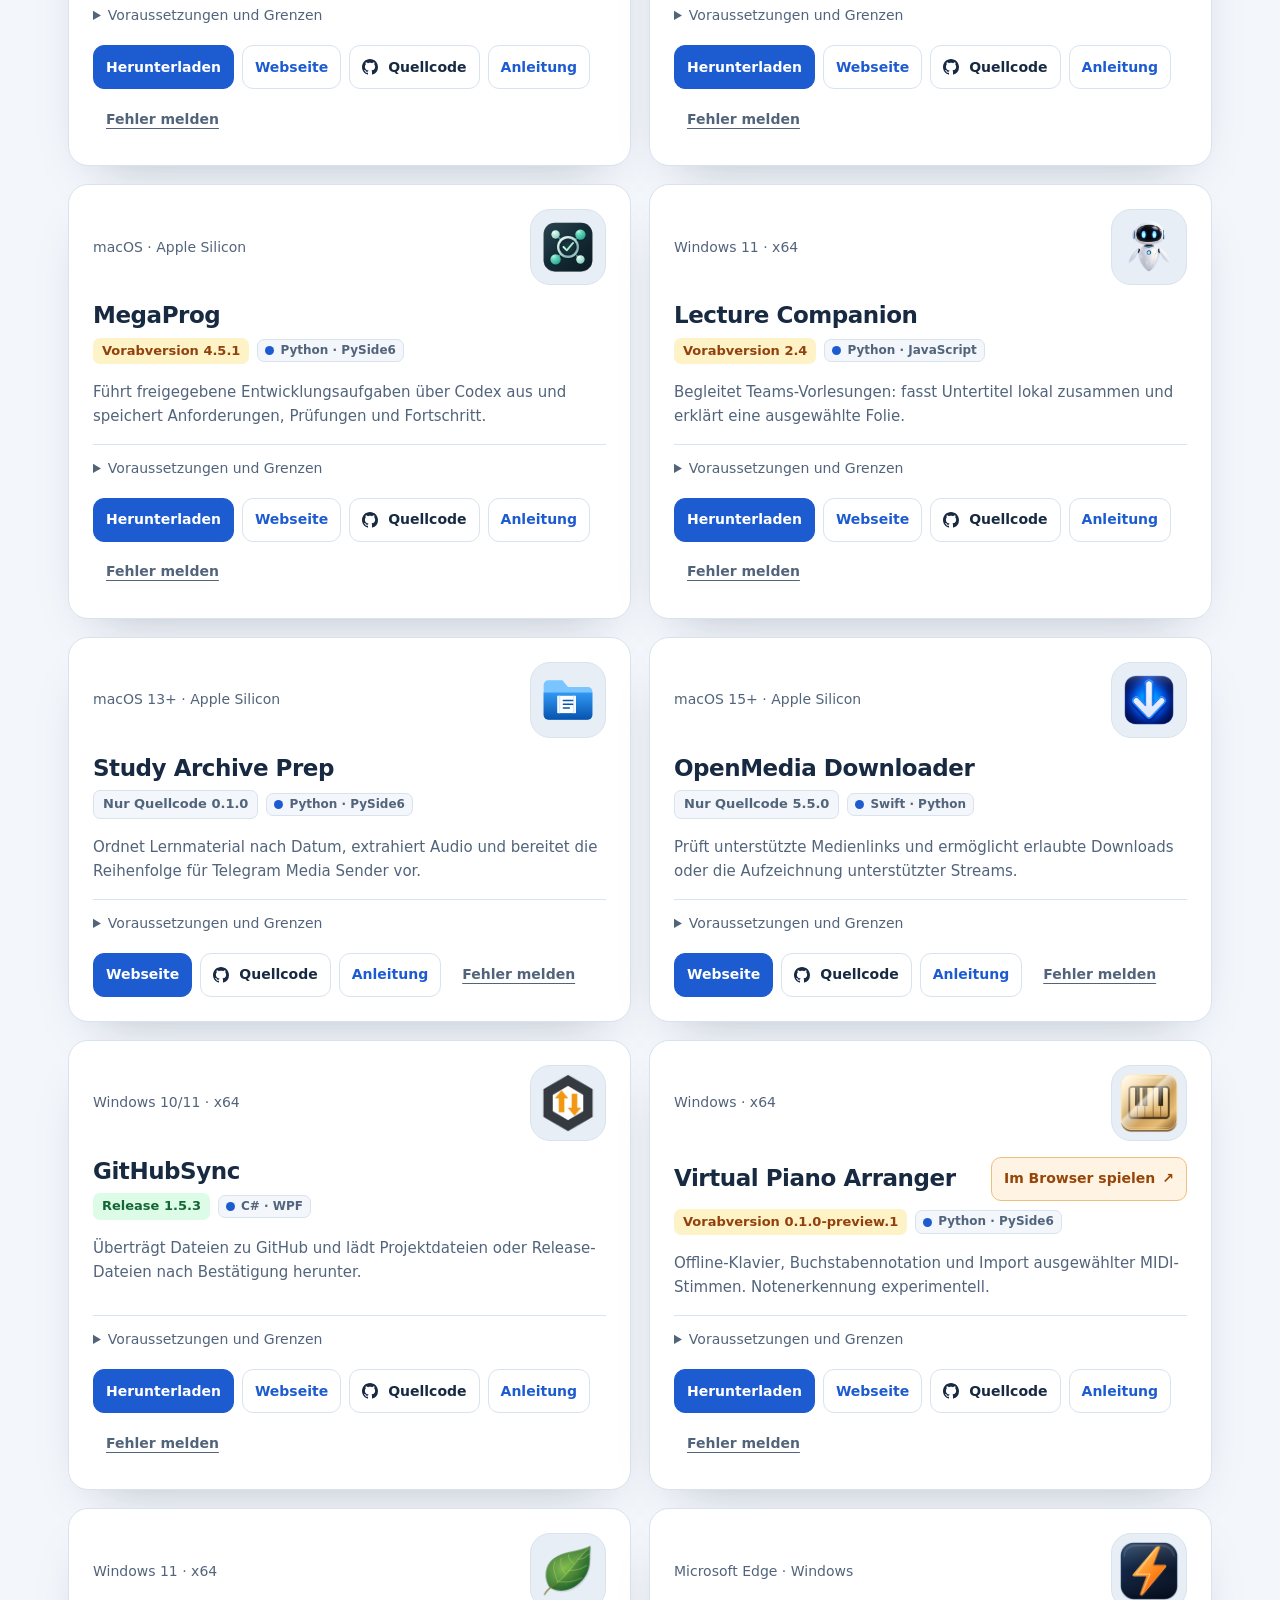
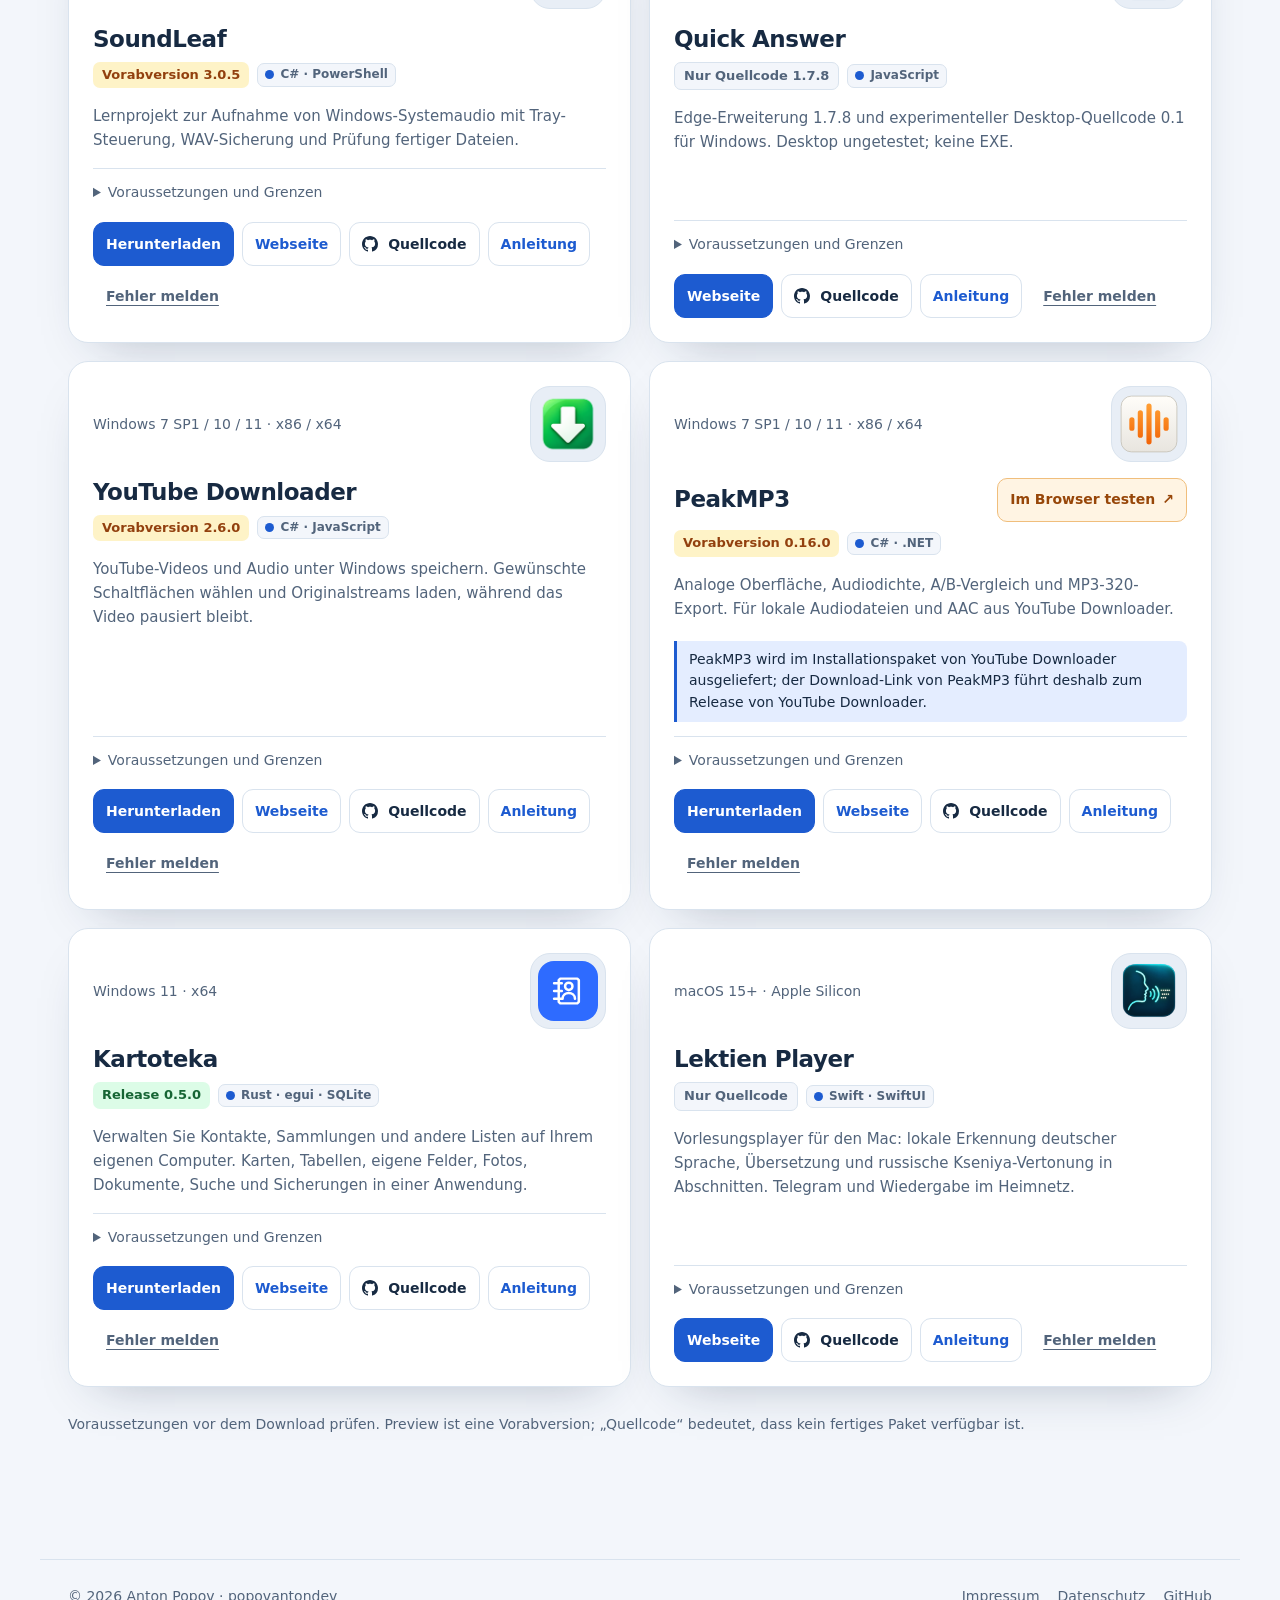
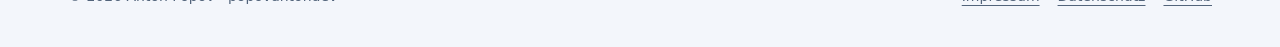
<file: index-de.html>
<!doctype html>
<html lang="de"><head><meta charset="utf-8"><meta name="viewport" content="width=device-width,initial-scale=1"><script>location.replace('index.html'+location.hash)</script><meta http-equiv="refresh" content="0; url=index.html"><link rel="canonical" href="https://popovantondev.github.io/popovantondev/index.html"><meta name="robots" content="noindex"><title>popovantondev — Weiterleitung</title></head>
<body><p>Diese Seite ist umgezogen: <a href="index.html">zum Anwendungskatalog</a>.</p><p><a href="index-ru.html" lang="ru" hreflang="ru">RU</a> · <a href="index.html" lang="de" hreflang="de">DE</a> · <a href="index-en.html" lang="en" hreflang="en">EN</a></p></body></html>
</file>
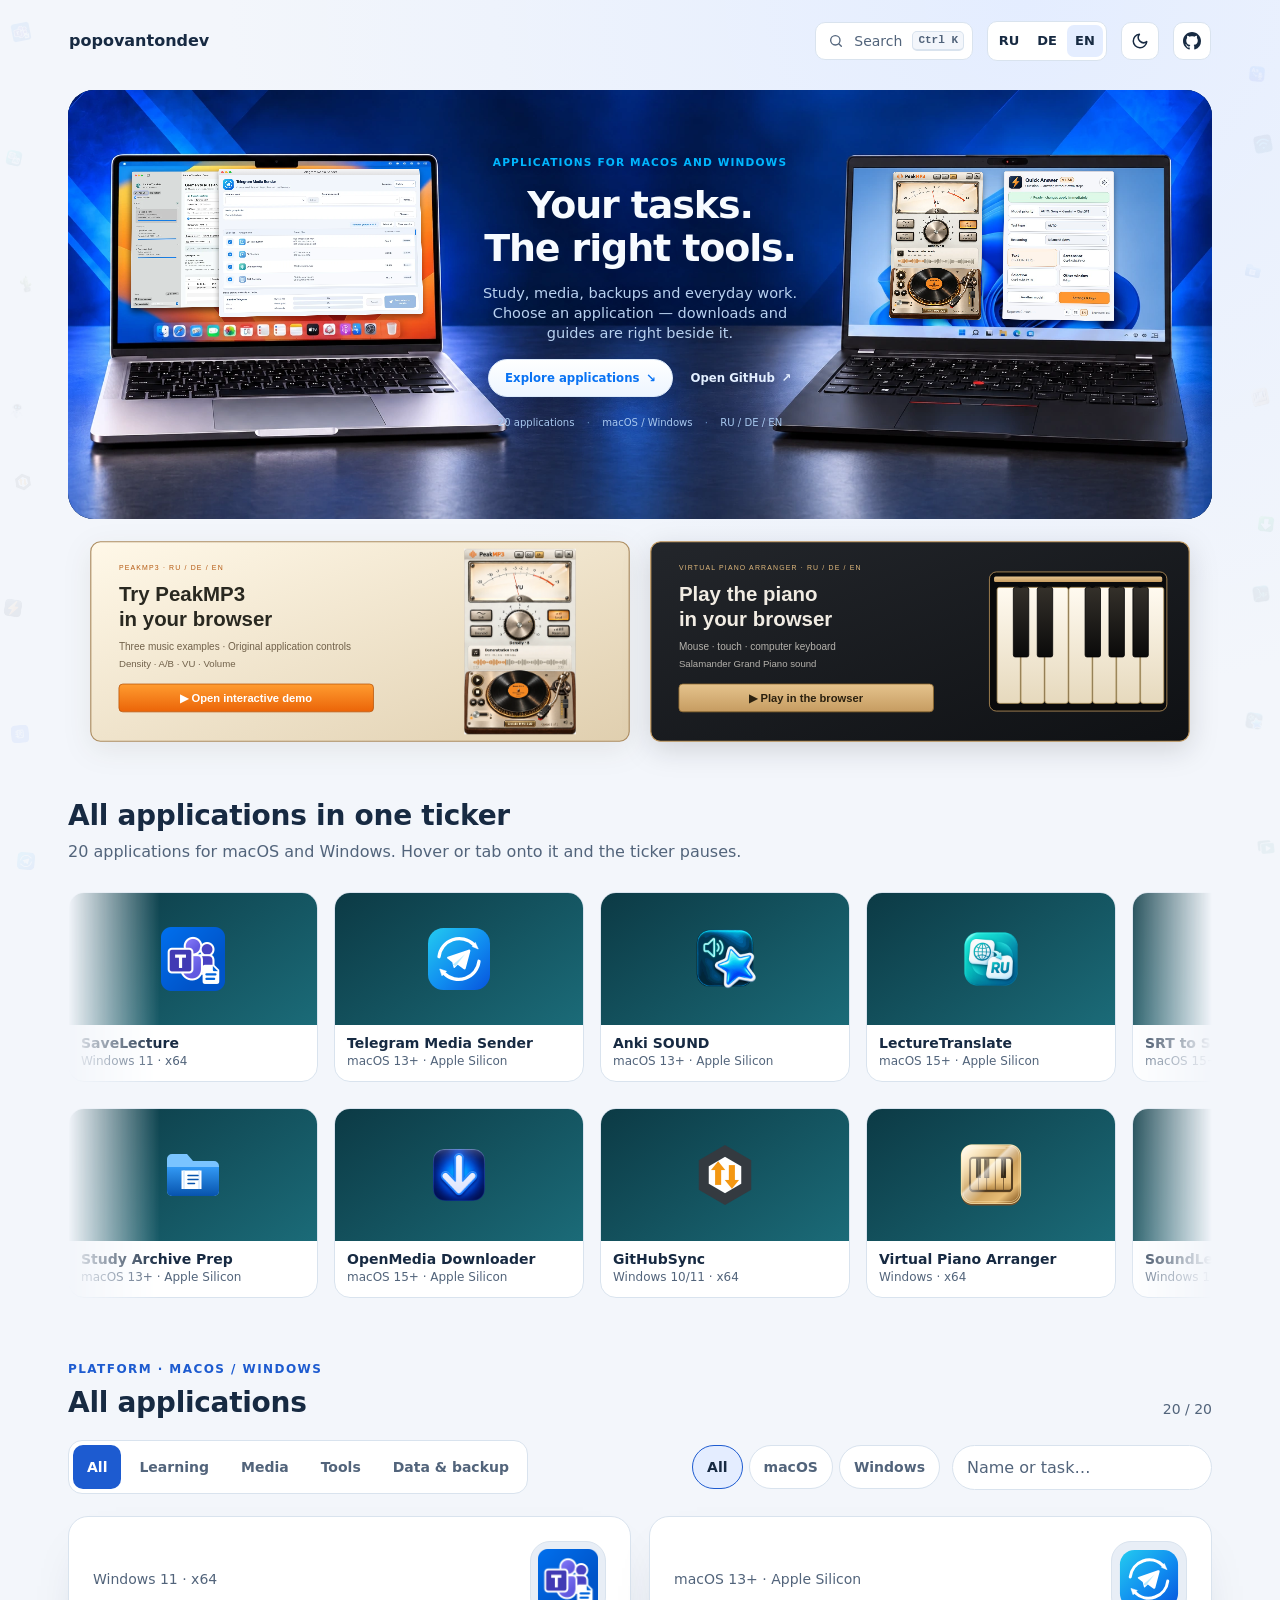
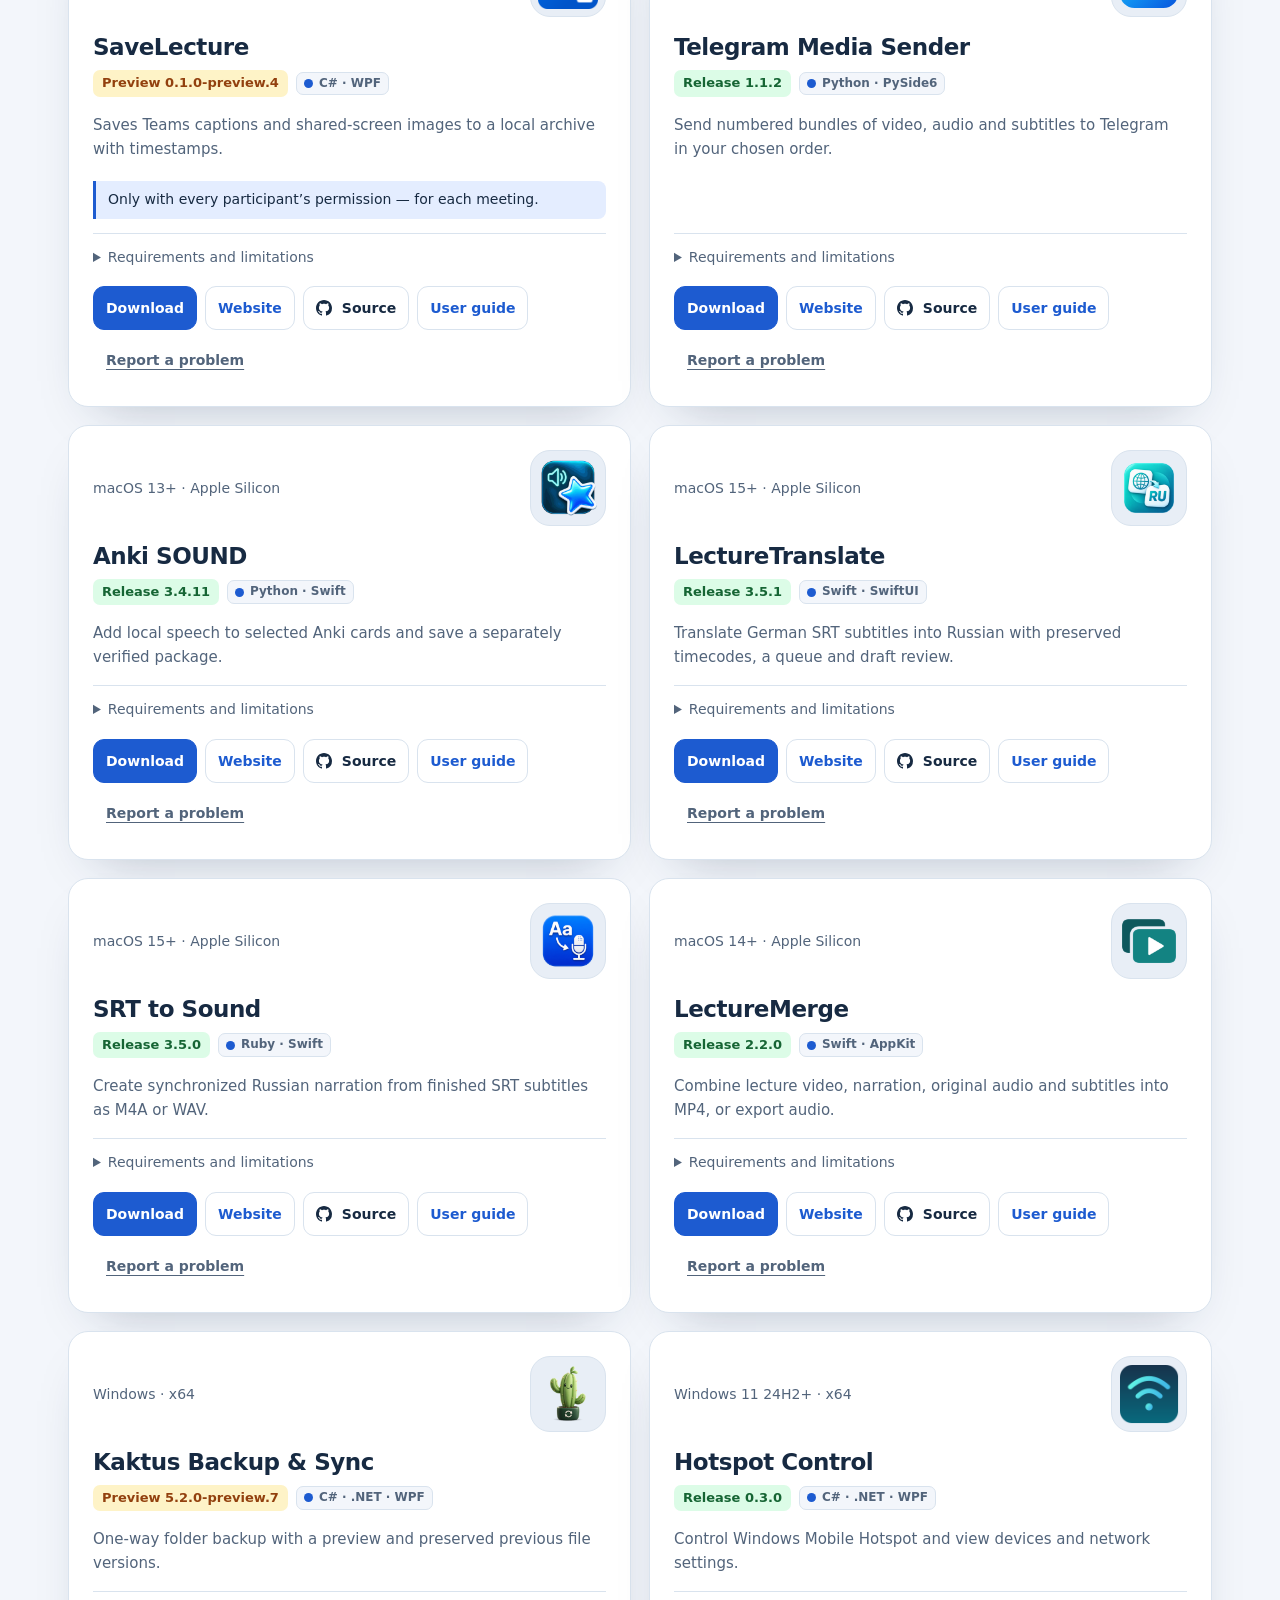
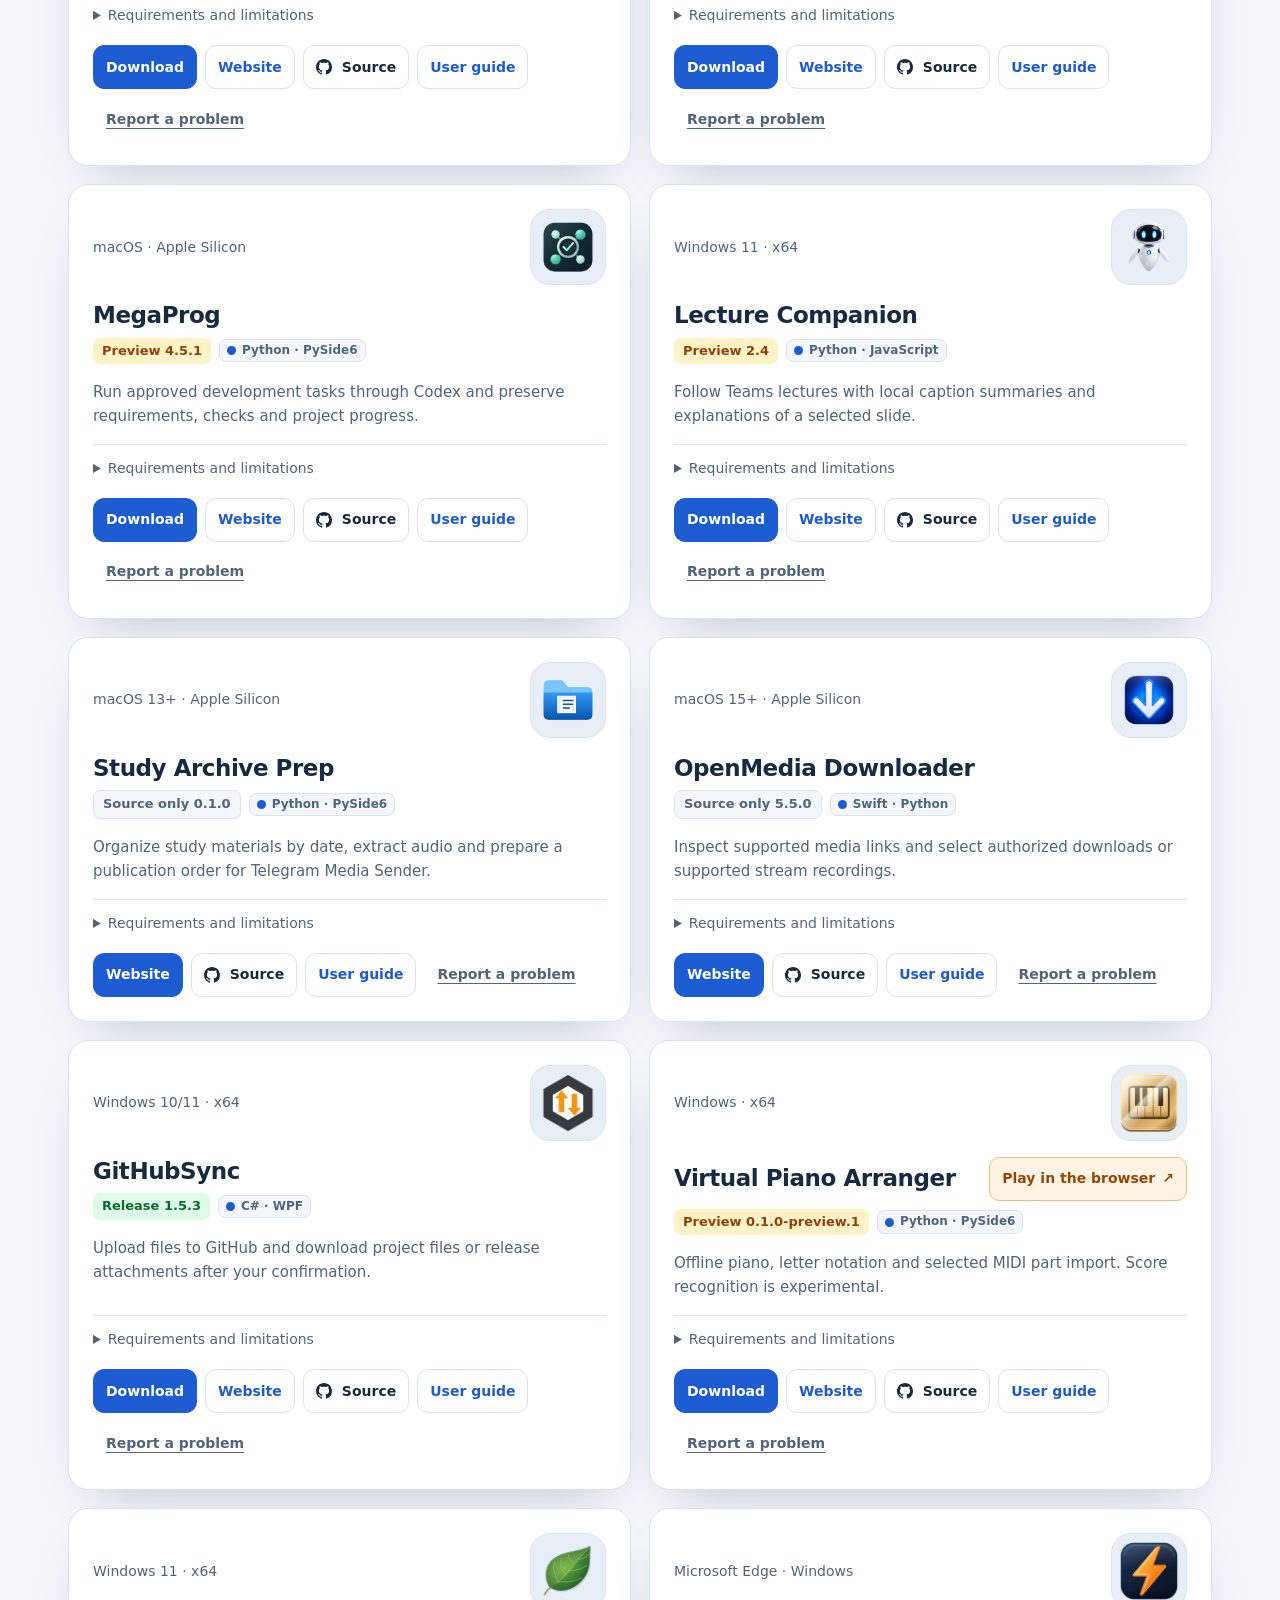
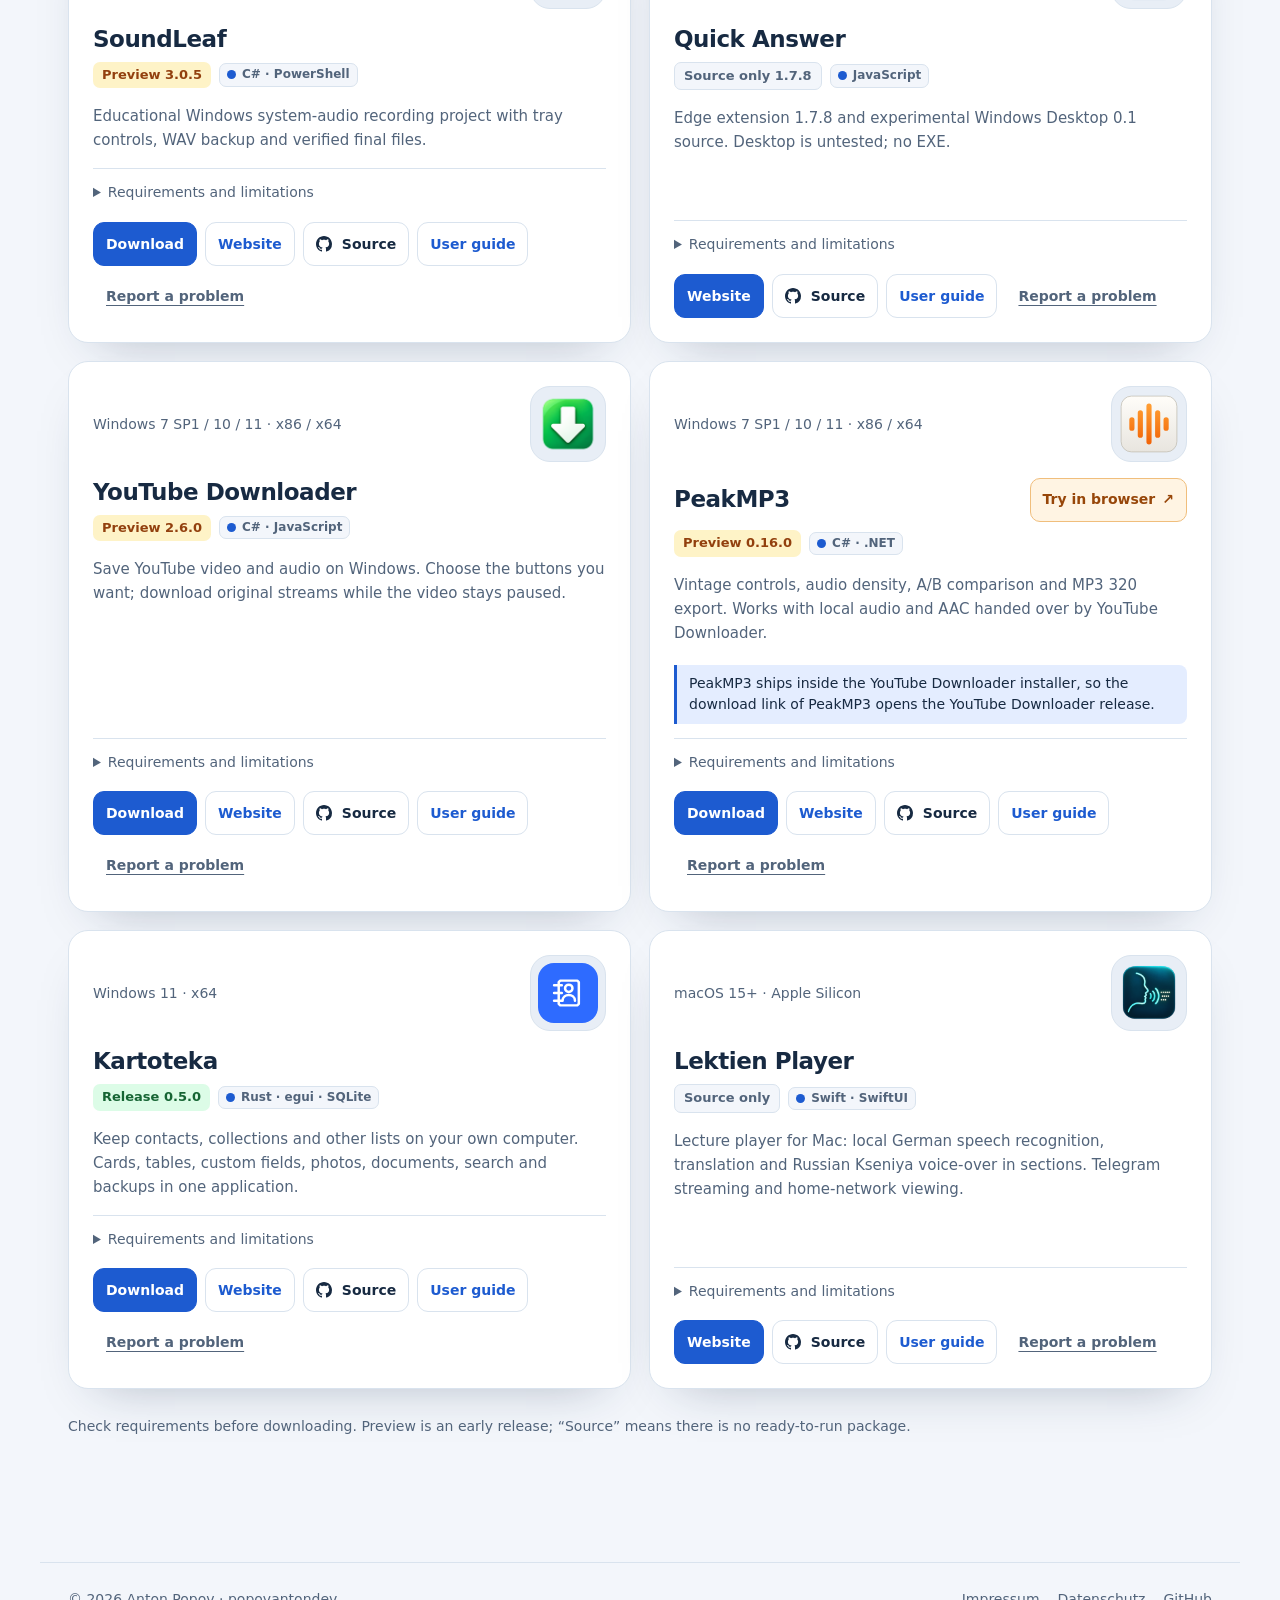
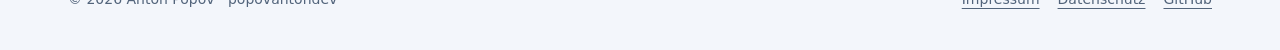
<file: index-en.html>
<!doctype html>
<html lang="en"><head><meta charset="utf-8"><meta name="viewport" content="width=device-width,initial-scale=1"><meta name="description" content="Study, media, backups and everyday work. Choose an application — downloads and guides are right beside it."><meta name="theme-color" content="#f3f6fb" media="(prefers-color-scheme: light)"><meta name="theme-color" content="#0c131b" media="(prefers-color-scheme: dark)"><meta property="og:title" content="popovantondev — Applications"><meta property="og:description" content="Study, media, backups and everyday work. Choose an application — downloads and guides are right beside it."><meta property="og:url" content="https://popovantondev.github.io/popovantondev/index-en.html"><meta property="og:type" content="website"><meta property="og:locale" content="en_US"><meta property="og:image" content="https://popovantondev.github.io/popovantondev/assets/profile-studio-en.png"><meta property="og:image:width" content="2048"><meta property="og:image:height" content="768"><meta property="og:image:alt" content="popovantondev studio banner: applications for macOS and Windows on two desks"><meta name="twitter:card" content="summary_large_image"><title>popovantondev — Applications</title><link rel="icon" href="data:,"><script src="assets/kit/kit-theme.js"></script><link rel="stylesheet" href="assets/kit/kit.css?v=2026.11.16-1"><link rel="stylesheet" href="assets/catalog.css?v=kit-2026.11.16-1-r9"><script src="assets/kit/programs.js?v=2026.11.16-1" defer></script><script src="assets/kit/kit.js?v=2026.11.16-1" defer></script><script src="assets/catalog.js?v=kit-2026.11.16-1-r9" defer></script></head>
<body class="ppk-page"><a class="ppk-skip" href="#catalog">Skip to content</a>
<div class="ppk-nav-wrap" id="ppk-nav-wrap"><nav class="ppk-nav" aria-label="Main navigation"><a class="ppk-brand" href="index-en.html"><span>popovantondev</span></a><span class="ppk-spacer"></span><button class="ppk-search-btn" type="button" data-ppk-open-search aria-label="Search programs"><span>Search</span><kbd>Ctrl K</kbd></button><div class="ppk-langs"><a href="index-ru.html" lang="ru" hreflang="ru">RU</a><a href="index.html" lang="de" hreflang="de">DE</a><a href="index-en.html" lang="en" hreflang="en" aria-current="page">EN</a></div><button class="ppk-icon-btn ppk-theme-btn" type="button" data-ppk-theme aria-label="Switch colour scheme"></button><a class="ppk-icon-btn ppk-gh-btn" href="https://github.com/popovantondev" aria-label="GitHub"></a></nav></div>
<main class="ppk-shell" id="main"><section class="hero hero-studio"><div class="studio-art" aria-hidden="true"><div class="scene"><img class="photograph" src="assets/studio/studio-desktops.webp" width="2048" height="768" alt="" aria-hidden="true"><div class="desktop mac-desktop" style="transform:matrix3d(0.362478164855,0.00268640514118,0,2.11527963873e-05,-0.00544406398359,0.354618133095,0,-2.39855755711e-05,0,0,1,0,91,127,0,1)" aria-hidden="true"><img class="app translator" src="assets/studio/translate-en.webp" width="1160" height="756" alt=""><div class="sender-window"><div class="titlebar"><span class="traffic"><i></i><i></i><i></i></span>Telegram Media Sender</div><img src="assets/studio/sender-en.webp" width="1040" height="702" alt=""></div></div><div class="desktop windows-desktop" style="transform:matrix3d(0.307737845066,-0.00272982638239,0,-1.96390387222e-05,-0.0464419135057,0.323316632667,0,-2.52904813132e-05,0,0,1,0,1407,139,0,1)" aria-hidden="true"><img class="app peak" src="assets/studio/peak-en.webp" width="700" height="1163" alt=""><img class="app quick" src="assets/studio/quick-en.webp" width="420" height="586" alt=""></div></div></div><div class="hero-copy"><p class="eyebrow">APPLICATIONS FOR MACOS AND WINDOWS</p><h1><span>Your tasks.</span> <span>The right tools.</span></h1><p class="lead">Study, media, backups and everyday work. Choose an application — downloads and guides are right beside it.</p><div class="hero-actions"><a class="primary" href="#catalog">Explore applications <span aria-hidden="true">↘</span></a><a href="https://github.com/popovantondev">Open GitHub <span aria-hidden="true">↗</span></a></div><div class="hero-meta"><span>20 applications</span><span>macOS / Windows</span><span>RU / DE / EN</span></div></div></section>
<div class="demo-feature-row"><a class="peak-demo-feature demo-peak" href="https://popovantondev.github.io/PeakMP3/index-en.html#demo"><img src="assets/peakmp3-demo-en.svg" width="1400" height="520" alt="PeakMP3 — Try in browser" loading="lazy"><span class="demo-m"><span class="demo-m-eyebrow">PEAKMP3 · RU / DE / EN</span><span class="demo-m-copy"><strong class="demo-m-title">Try PeakMP3<br>in your browser</strong><span class="demo-m-sub">Three music examples · Original application controls</span><span class="demo-m-sub">Density · A/B · VU · Volume</span></span><img class="demo-m-art" src="assets/peakmp3-demo-thumb-en.webp" width="240" height="399" alt="" loading="lazy"><span class="demo-m-btn">▶ Open interactive demo</span></span></a><a class="peak-demo-feature piano-demo-feature demo-piano" href="https://popovantondev.github.io/VirtualPianoArranger/play-en.html"><img src="assets/piano-demo-en.svg" width="1400" height="520" alt="Virtual Piano Arranger — Play in the browser" loading="lazy"><span class="demo-m"><span class="demo-m-eyebrow">VIRTUAL PIANO ARRANGER · RU / DE / EN</span><span class="demo-m-copy"><strong class="demo-m-title">Play the piano<br>in your browser</strong><span class="demo-m-sub">Mouse · touch · computer keyboard</span><span class="demo-m-sub">Salamander Grand Piano sound</span></span><img class="demo-m-art" src="assets/piano-demo-keys.svg" width="120" height="150" alt="" loading="lazy"><span class="demo-m-btn">▶ Play in the browser</span></span></a></div>
<section id="marquee" class="ppk-section marquee-section" aria-labelledby="marquee-title"><h2 id="marquee-title">All applications in one ticker</h2><p class="ppk-sub">20 applications for macOS and Windows. <span class="hint-pointer">Hover or tab onto it and the ticker pauses.</span><span class="hint-touch">Swipe the ticker sideways.</span></p><div class="marquee marquee-forward"><div class="marquee-track"><div class="marquee-set"><a class="marquee-card" href="https://popovantondev.github.io/SaveLecture/index-en.html"><span class="marquee-shot"><img src="assets/app-icons/SaveLecture.png" width="64" height="64" alt="" decoding="async" loading="lazy"></span><span class="marquee-meta"><b>SaveLecture</b><small>Windows 11 · x64</small></span></a><a class="marquee-card" href="https://popovantondev.github.io/TelegramMediaSender/index-en.html"><span class="marquee-shot"><img src="assets/app-icons/TelegramMediaSender.svg" width="64" height="64" alt="" decoding="async" loading="lazy"></span><span class="marquee-meta"><b>Telegram Media Sender</b><small>macOS 13+ · Apple Silicon</small></span></a><a class="marquee-card" href="https://popovantondev.github.io/AnkiSound/index-en.html"><span class="marquee-shot"><img src="assets/app-icons/AnkiSound.png" width="64" height="64" alt="" decoding="async" loading="lazy"></span><span class="marquee-meta"><b>Anki SOUND</b><small>macOS 13+ · Apple Silicon</small></span></a><a class="marquee-card" href="https://popovantondev.github.io/LectureTranslate/index-en.html"><span class="marquee-shot"><img src="assets/app-icons/LectureTranslate.png" width="64" height="64" alt="" decoding="async" loading="lazy"></span><span class="marquee-meta"><b>LectureTranslate</b><small>macOS 15+ · Apple Silicon</small></span></a><a class="marquee-card" href="https://popovantondev.github.io/SRTtoSound/index-en.html"><span class="marquee-shot"><img src="assets/app-icons/SRTtoSound.png" width="64" height="64" alt="" decoding="async" loading="lazy"></span><span class="marquee-meta"><b>SRT to Sound</b><small>macOS 15+ · Apple Silicon</small></span></a><a class="marquee-card" href="https://popovantondev.github.io/LectureMerge/index-en.html"><span class="marquee-shot"><img src="assets/app-icons/LectureMerge.png" width="64" height="64" alt="" decoding="async" loading="lazy"></span><span class="marquee-meta"><b>LectureMerge</b><small>macOS 14+ · Apple Silicon</small></span></a><a class="marquee-card" href="https://popovantondev.github.io/Kaktus-Backup-Sync/index-en.html"><span class="marquee-shot"><img src="assets/app-icons/Kaktus-Backup-Sync.png" width="64" height="64" alt="" decoding="async" loading="lazy"></span><span class="marquee-meta"><b>Kaktus Backup &amp; Sync</b><small>Windows · x64</small></span></a><a class="marquee-card" href="https://popovantondev.github.io/HotspotControl/index-en.html"><span class="marquee-shot"><img src="assets/app-icons/HotspotControl.ico" width="64" height="64" alt="" decoding="async" loading="lazy"></span><span class="marquee-meta"><b>Hotspot Control</b><small>Windows 11 24H2+ · x64</small></span></a><a class="marquee-card" href="https://popovantondev.github.io/MegaProg/index-en.html"><span class="marquee-shot"><img src="assets/app-icons/MegaProg.svg" width="64" height="64" alt="" decoding="async" loading="lazy"></span><span class="marquee-meta"><b>MegaProg</b><small>macOS · Apple Silicon</small></span></a><a class="marquee-card" href="https://popovantondev.github.io/LectureCompanion/index-en.html"><span class="marquee-shot"><img src="assets/app-icons/LectureCompanion.png" width="64" height="64" alt="" decoding="async" loading="lazy"></span><span class="marquee-meta"><b>Lecture Companion</b><small>Windows 11 · x64</small></span></a></div><div class="marquee-set" aria-hidden="true"><a class="marquee-card" href="https://popovantondev.github.io/SaveLecture/index-en.html" tabindex="-1"><span class="marquee-shot"><img src="assets/app-icons/SaveLecture.png" width="64" height="64" alt="" decoding="async" loading="lazy"></span><span class="marquee-meta"><b>SaveLecture</b><small>Windows 11 · x64</small></span></a><a class="marquee-card" href="https://popovantondev.github.io/TelegramMediaSender/index-en.html" tabindex="-1"><span class="marquee-shot"><img src="assets/app-icons/TelegramMediaSender.svg" width="64" height="64" alt="" decoding="async" loading="lazy"></span><span class="marquee-meta"><b>Telegram Media Sender</b><small>macOS 13+ · Apple Silicon</small></span></a><a class="marquee-card" href="https://popovantondev.github.io/AnkiSound/index-en.html" tabindex="-1"><span class="marquee-shot"><img src="assets/app-icons/AnkiSound.png" width="64" height="64" alt="" decoding="async" loading="lazy"></span><span class="marquee-meta"><b>Anki SOUND</b><small>macOS 13+ · Apple Silicon</small></span></a><a class="marquee-card" href="https://popovantondev.github.io/LectureTranslate/index-en.html" tabindex="-1"><span class="marquee-shot"><img src="assets/app-icons/LectureTranslate.png" width="64" height="64" alt="" decoding="async" loading="lazy"></span><span class="marquee-meta"><b>LectureTranslate</b><small>macOS 15+ · Apple Silicon</small></span></a><a class="marquee-card" href="https://popovantondev.github.io/SRTtoSound/index-en.html" tabindex="-1"><span class="marquee-shot"><img src="assets/app-icons/SRTtoSound.png" width="64" height="64" alt="" decoding="async" loading="lazy"></span><span class="marquee-meta"><b>SRT to Sound</b><small>macOS 15+ · Apple Silicon</small></span></a><a class="marquee-card" href="https://popovantondev.github.io/LectureMerge/index-en.html" tabindex="-1"><span class="marquee-shot"><img src="assets/app-icons/LectureMerge.png" width="64" height="64" alt="" decoding="async" loading="lazy"></span><span class="marquee-meta"><b>LectureMerge</b><small>macOS 14+ · Apple Silicon</small></span></a><a class="marquee-card" href="https://popovantondev.github.io/Kaktus-Backup-Sync/index-en.html" tabindex="-1"><span class="marquee-shot"><img src="assets/app-icons/Kaktus-Backup-Sync.png" width="64" height="64" alt="" decoding="async" loading="lazy"></span><span class="marquee-meta"><b>Kaktus Backup &amp; Sync</b><small>Windows · x64</small></span></a><a class="marquee-card" href="https://popovantondev.github.io/HotspotControl/index-en.html" tabindex="-1"><span class="marquee-shot"><img src="assets/app-icons/HotspotControl.ico" width="64" height="64" alt="" decoding="async" loading="lazy"></span><span class="marquee-meta"><b>Hotspot Control</b><small>Windows 11 24H2+ · x64</small></span></a><a class="marquee-card" href="https://popovantondev.github.io/MegaProg/index-en.html" tabindex="-1"><span class="marquee-shot"><img src="assets/app-icons/MegaProg.svg" width="64" height="64" alt="" decoding="async" loading="lazy"></span><span class="marquee-meta"><b>MegaProg</b><small>macOS · Apple Silicon</small></span></a><a class="marquee-card" href="https://popovantondev.github.io/LectureCompanion/index-en.html" tabindex="-1"><span class="marquee-shot"><img src="assets/app-icons/LectureCompanion.png" width="64" height="64" alt="" decoding="async" loading="lazy"></span><span class="marquee-meta"><b>Lecture Companion</b><small>Windows 11 · x64</small></span></a></div></div></div><div class="marquee marquee-reverse"><div class="marquee-track"><div class="marquee-set"><a class="marquee-card" href="https://popovantondev.github.io/StudyArchivePrep/index-en.html"><span class="marquee-shot"><img src="assets/app-icons/StudyArchivePrep.svg" width="64" height="64" alt="" decoding="async" loading="lazy"></span><span class="marquee-meta"><b>Study Archive Prep</b><small>macOS 13+ · Apple Silicon</small></span></a><a class="marquee-card" href="https://popovantondev.github.io/openmedia-downloader/index-en.html"><span class="marquee-shot"><img src="assets/app-icons/openmedia-downloader.png" width="64" height="64" alt="" decoding="async" loading="lazy"></span><span class="marquee-meta"><b>OpenMedia Downloader</b><small>macOS 15+ · Apple Silicon</small></span></a><a class="marquee-card" href="https://popovantondev.github.io/GitHubSync/index-en.html"><span class="marquee-shot"><img src="assets/app-icons/GitHubSync.png" width="64" height="64" alt="" decoding="async" loading="lazy"></span><span class="marquee-meta"><b>GitHubSync</b><small>Windows 10/11 · x64</small></span></a><a class="marquee-card" href="https://popovantondev.github.io/VirtualPianoArranger/index-en.html"><span class="marquee-shot"><img src="assets/app-icons/VirtualPianoArranger.png" width="64" height="64" alt="" decoding="async" loading="lazy"></span><span class="marquee-meta"><b>Virtual Piano Arranger</b><small>Windows · x64</small></span></a><a class="marquee-card" href="https://popovantondev.github.io/SoundLeaf/index-en.html"><span class="marquee-shot"><img src="assets/app-icons/SoundLeaf.png" width="64" height="64" alt="" decoding="async" loading="lazy"></span><span class="marquee-meta"><b>SoundLeaf</b><small>Windows 11 · x64</small></span></a><a class="marquee-card" href="https://popovantondev.github.io/QuickAnswer/index-en.html"><span class="marquee-shot"><img src="assets/app-icons/QuickAnswer.png" width="64" height="64" alt="" decoding="async" loading="lazy"></span><span class="marquee-meta"><b>Quick Answer</b><small>Microsoft Edge · Windows</small></span></a><a class="marquee-card" href="https://popovantondev.github.io/YouTubeDownloader/index-en.html"><span class="marquee-shot"><img src="assets/app-icons/YouTubeDownloader.png" width="64" height="64" alt="" decoding="async" loading="lazy"></span><span class="marquee-meta"><b>YouTube Downloader</b><small>Windows 7 SP1 / 10 / 11 · x86 / x64</small></span></a><a class="marquee-card" href="https://popovantondev.github.io/PeakMP3/index-en.html"><span class="marquee-shot"><img src="assets/app-icons/PeakMP3.svg" width="64" height="64" alt="" decoding="async" loading="lazy"></span><span class="marquee-meta"><b>PeakMP3</b><small>Windows 7 SP1 / 10 / 11 · x86 / x64</small></span></a><a class="marquee-card" href="https://popovantondev.github.io/Kartoteka/index-en.html"><span class="marquee-shot"><img src="assets/app-icons/Kartoteka.svg" width="64" height="64" alt="" decoding="async" loading="lazy"></span><span class="marquee-meta"><b>Kartoteka</b><small>Windows 11 · x64</small></span></a><a class="marquee-card" href="https://popovantondev.github.io/LektienPlayer/index-en.html"><span class="marquee-shot"><img src="assets/icons/lektien-player.png" width="64" height="64" alt="" decoding="async" loading="lazy"></span><span class="marquee-meta"><b>Lektien Player</b><small>macOS 15+ · Apple Silicon</small></span></a></div><div class="marquee-set" aria-hidden="true"><a class="marquee-card" href="https://popovantondev.github.io/StudyArchivePrep/index-en.html" tabindex="-1"><span class="marquee-shot"><img src="assets/app-icons/StudyArchivePrep.svg" width="64" height="64" alt="" decoding="async" loading="lazy"></span><span class="marquee-meta"><b>Study Archive Prep</b><small>macOS 13+ · Apple Silicon</small></span></a><a class="marquee-card" href="https://popovantondev.github.io/openmedia-downloader/index-en.html" tabindex="-1"><span class="marquee-shot"><img src="assets/app-icons/openmedia-downloader.png" width="64" height="64" alt="" decoding="async" loading="lazy"></span><span class="marquee-meta"><b>OpenMedia Downloader</b><small>macOS 15+ · Apple Silicon</small></span></a><a class="marquee-card" href="https://popovantondev.github.io/GitHubSync/index-en.html" tabindex="-1"><span class="marquee-shot"><img src="assets/app-icons/GitHubSync.png" width="64" height="64" alt="" decoding="async" loading="lazy"></span><span class="marquee-meta"><b>GitHubSync</b><small>Windows 10/11 · x64</small></span></a><a class="marquee-card" href="https://popovantondev.github.io/VirtualPianoArranger/index-en.html" tabindex="-1"><span class="marquee-shot"><img src="assets/app-icons/VirtualPianoArranger.png" width="64" height="64" alt="" decoding="async" loading="lazy"></span><span class="marquee-meta"><b>Virtual Piano Arranger</b><small>Windows · x64</small></span></a><a class="marquee-card" href="https://popovantondev.github.io/SoundLeaf/index-en.html" tabindex="-1"><span class="marquee-shot"><img src="assets/app-icons/SoundLeaf.png" width="64" height="64" alt="" decoding="async" loading="lazy"></span><span class="marquee-meta"><b>SoundLeaf</b><small>Windows 11 · x64</small></span></a><a class="marquee-card" href="https://popovantondev.github.io/QuickAnswer/index-en.html" tabindex="-1"><span class="marquee-shot"><img src="assets/app-icons/QuickAnswer.png" width="64" height="64" alt="" decoding="async" loading="lazy"></span><span class="marquee-meta"><b>Quick Answer</b><small>Microsoft Edge · Windows</small></span></a><a class="marquee-card" href="https://popovantondev.github.io/YouTubeDownloader/index-en.html" tabindex="-1"><span class="marquee-shot"><img src="assets/app-icons/YouTubeDownloader.png" width="64" height="64" alt="" decoding="async" loading="lazy"></span><span class="marquee-meta"><b>YouTube Downloader</b><small>Windows 7 SP1 / 10 / 11 · x86 / x64</small></span></a><a class="marquee-card" href="https://popovantondev.github.io/PeakMP3/index-en.html" tabindex="-1"><span class="marquee-shot"><img src="assets/app-icons/PeakMP3.svg" width="64" height="64" alt="" decoding="async" loading="lazy"></span><span class="marquee-meta"><b>PeakMP3</b><small>Windows 7 SP1 / 10 / 11 · x86 / x64</small></span></a><a class="marquee-card" href="https://popovantondev.github.io/Kartoteka/index-en.html" tabindex="-1"><span class="marquee-shot"><img src="assets/app-icons/Kartoteka.svg" width="64" height="64" alt="" decoding="async" loading="lazy"></span><span class="marquee-meta"><b>Kartoteka</b><small>Windows 11 · x64</small></span></a><a class="marquee-card" href="https://popovantondev.github.io/LektienPlayer/index-en.html" tabindex="-1"><span class="marquee-shot"><img src="assets/icons/lektien-player.png" width="64" height="64" alt="" decoding="async" loading="lazy"></span><span class="marquee-meta"><b>Lektien Player</b><small>macOS 15+ · Apple Silicon</small></span></a></div></div></div></section>
<section id="catalog" class="ppk-section" aria-labelledby="catalog-title"><div class="catalog-top"><div><p class="eyebrow">Platform · macOS / Windows</p><h2 id="catalog-title">All applications</h2></div><span class="result-count" id="result-count" aria-live="polite">20 / 20</span></div>
<div class="catalog-controls" hidden><div class="ppk-tabs" role="tablist" aria-label="Categories"><button type="button" role="tab" id="tab-all" aria-selected="true" aria-controls="projects" data-category="all">All</button><button type="button" role="tab" id="tab-lernen" aria-selected="false" aria-controls="projects" data-category="lernen">Learning</button><button type="button" role="tab" id="tab-medien" aria-selected="false" aria-controls="projects" data-category="medien">Media</button><button type="button" role="tab" id="tab-werkzeuge" aria-selected="false" aria-controls="projects" data-category="werkzeuge">Tools</button><button type="button" role="tab" id="tab-daten" aria-selected="false" aria-controls="projects" data-category="daten">Data &amp; backup</button></div><div class="catalog-filters"><div class="filters" role="group" aria-label="Platform"><button type="button" data-filter="all" aria-pressed="true">All</button><button type="button" data-filter="macos" aria-pressed="false">macOS</button><button type="button" data-filter="windows" aria-pressed="false">Windows</button></div><label class="search"><span class="ppk-sr-only">Find an application</span><input id="project-search" type="search" placeholder="Name or task…" autocomplete="off"></label></div></div>
<div class="projects" id="projects" role="tabpanel" aria-labelledby="tab-all"><article class="project" id="SaveLecture" data-platform="windows" data-category="lernen" data-keywords="Learning C# · WPF">
<div class="project-heading"><span class="project-badge"><img class="project-icon" src="assets/app-icons/SaveLecture.png" width="64" height="64" alt="" decoding="async" loading="eager"></span><span class="platform">Windows 11 · x64</span></div>
<div class="project-title-row"><h2><a href="https://popovantondev.github.io/SaveLecture/index-en.html">SaveLecture</a></h2></div><p class="project-meta"><span class="status preview">Preview 0.1.0-preview.4</span><span class="ppk-chip"><i class="ppk-dot"></i>C# · WPF</span></p>
<p class="description">Saves Teams captions and shared-screen images to a local archive with timestamps.</p><p class="collection-notice">Only with every participant’s permission — for each meeting.</p>
<details class="requirements"><summary>Requirements and limitations</summary><p>Windows 11 x64, .NET Framework 4.8, Windows PowerShell and Teams Desktop with captions. Python 3.10+, Pillow and NumPy only for manual cleanup.</p></details>
<div class="actions"><a class="ppk-btn ppk-btn-primary" href="https://github.com/popovantondev/SaveLecture/releases/tag/v0.1.0-preview.4">Download</a><a class="ppk-btn" href="https://popovantondev.github.io/SaveLecture/index-en.html">Website</a><a class="ppk-btn ppk-btn-gh" href="https://github.com/popovantondev/SaveLecture">Source</a><a class="ppk-btn" href="https://popovantondev.github.io/SaveLecture/Guide-en.html">User guide</a><a class="ppk-btn support-link" href="https://github.com/popovantondev/SaveLecture/issues/new">Report a problem</a></div></article><article class="project" id="TelegramMediaSender" data-platform="macos" data-category="werkzeuge" data-keywords="Tools Python · PySide6">
<div class="project-heading"><span class="project-badge"><img class="project-icon" src="assets/app-icons/TelegramMediaSender.svg" width="64" height="64" alt="" decoding="async" loading="eager"></span><span class="platform">macOS 13+ · Apple Silicon</span></div>
<div class="project-title-row"><h2><a href="https://popovantondev.github.io/TelegramMediaSender/index-en.html">Telegram Media Sender</a></h2></div><p class="project-meta"><span class="status release">Release 1.1.2</span><span class="ppk-chip"><i class="ppk-dot"></i>Python · PySide6</span></p>
<p class="description">Send numbered bundles of video, audio and subtitles to Telegram in your chosen order.</p>
<details class="requirements"><summary>Requirements and limitations</summary><p>Requires your own Telegram account, API ID and API Hash; not notarized by Apple.</p></details>
<div class="actions"><a class="ppk-btn ppk-btn-primary" href="https://github.com/popovantondev/TelegramMediaSender/releases/tag/v1.1.2">Download</a><a class="ppk-btn" href="https://popovantondev.github.io/TelegramMediaSender/index-en.html">Website</a><a class="ppk-btn ppk-btn-gh" href="https://github.com/popovantondev/TelegramMediaSender">Source</a><a class="ppk-btn" href="https://popovantondev.github.io/TelegramMediaSender/Guide-en.html">User guide</a><a class="ppk-btn support-link" href="https://github.com/popovantondev/TelegramMediaSender/issues/new/choose">Report a problem</a></div></article><article class="project" id="AnkiSound" data-platform="macos" data-category="lernen" data-keywords="Learning Python · Swift">
<div class="project-heading"><span class="project-badge"><img class="project-icon" src="assets/app-icons/AnkiSound.png" width="64" height="64" alt="" decoding="async" loading="eager"></span><span class="platform">macOS 13+ · Apple Silicon</span></div>
<div class="project-title-row"><h2><a href="https://popovantondev.github.io/AnkiSound/index-en.html">Anki SOUND</a></h2></div><p class="project-meta"><span class="status release">Release 3.4.11</span><span class="ppk-chip"><i class="ppk-dot"></i>Python · Swift</span></p>
<p class="description">Add local speech to selected Anki cards and save a separately verified package.</p>
<details class="requirements"><summary>Requirements and limitations</summary><p>Python 3.9–3.12; internet for initial dependency and voice-model setup. Not notarized by Apple.</p></details>
<div class="actions"><a class="ppk-btn ppk-btn-primary" href="https://github.com/popovantondev/AnkiSound/releases/tag/v3.4.11">Download</a><a class="ppk-btn" href="https://popovantondev.github.io/AnkiSound/index-en.html">Website</a><a class="ppk-btn ppk-btn-gh" href="https://github.com/popovantondev/AnkiSound">Source</a><a class="ppk-btn" href="https://popovantondev.github.io/AnkiSound/Guide-en.html">User guide</a><a class="ppk-btn support-link" href="https://github.com/popovantondev/AnkiSound/issues/new/choose">Report a problem</a></div></article><article class="project" id="LectureTranslate" data-platform="macos" data-category="lernen" data-keywords="Learning Swift · SwiftUI">
<div class="project-heading"><span class="project-badge"><img class="project-icon" src="assets/app-icons/LectureTranslate.png" width="64" height="64" alt="" decoding="async" loading="eager"></span><span class="platform">macOS 15+ · Apple Silicon</span></div>
<div class="project-title-row"><h2><a href="https://popovantondev.github.io/LectureTranslate/index-en.html">LectureTranslate</a></h2></div><p class="project-meta"><span class="status release">Release 3.5.1</span><span class="ppk-chip"><i class="ppk-dot"></i>Swift · SwiftUI</span></p>
<p class="description">Translate German SRT subtitles into Russian with preserved timecodes, a queue and draft review.</p>
<details class="requirements"><summary>Requirements and limitations</summary><p>Requires a separate connection and sign-in to an external translation service. FFmpeg/ffprobe are optional for specific media features.</p></details>
<div class="actions"><a class="ppk-btn ppk-btn-primary" href="https://github.com/popovantondev/LectureTranslate/releases/tag/v3.5.1">Download</a><a class="ppk-btn" href="https://popovantondev.github.io/LectureTranslate/index-en.html">Website</a><a class="ppk-btn ppk-btn-gh" href="https://github.com/popovantondev/LectureTranslate">Source</a><a class="ppk-btn" href="https://popovantondev.github.io/LectureTranslate/Guide-en.html">User guide</a><a class="ppk-btn support-link" href="https://github.com/popovantondev/LectureTranslate/issues/new/choose">Report a problem</a></div></article><article class="project" id="SRTtoSound" data-platform="macos" data-category="medien" data-keywords="Media Ruby · Swift">
<div class="project-heading"><span class="project-badge"><img class="project-icon" src="assets/app-icons/SRTtoSound.png" width="64" height="64" alt="" decoding="async" loading="eager"></span><span class="platform">macOS 15+ · Apple Silicon</span></div>
<div class="project-title-row"><h2><a href="https://popovantondev.github.io/SRTtoSound/index-en.html">SRT to Sound</a></h2></div><p class="project-meta"><span class="status release">Release 3.5.0</span><span class="ppk-chip"><i class="ppk-dot"></i>Ruby · Swift</span></p>
<p class="description">Create synchronized Russian narration from finished SRT subtitles as M4A or WAV.</p>
<details class="requirements"><summary>Requirements and limitations</summary><p>Install Python 3.12 ARM64, FFmpeg, Silero packages and v5_5_ru.pt separately; they are not bundled. Not notarized by Apple.</p></details>
<div class="actions"><a class="ppk-btn ppk-btn-primary" href="https://github.com/popovantondev/SRTtoSound/releases/tag/v3.5.0">Download</a><a class="ppk-btn" href="https://popovantondev.github.io/SRTtoSound/index-en.html">Website</a><a class="ppk-btn ppk-btn-gh" href="https://github.com/popovantondev/SRTtoSound">Source</a><a class="ppk-btn" href="https://popovantondev.github.io/SRTtoSound/Guide-en.html">User guide</a><a class="ppk-btn support-link" href="https://github.com/popovantondev/SRTtoSound/issues/new/choose">Report a problem</a></div></article><article class="project" id="LectureMerge" data-platform="macos" data-category="medien" data-keywords="Media Swift · AppKit">
<div class="project-heading"><span class="project-badge"><img class="project-icon" src="assets/app-icons/LectureMerge.png" width="64" height="64" alt="" decoding="async" loading="eager"></span><span class="platform">macOS 14+ · Apple Silicon</span></div>
<div class="project-title-row"><h2><a href="https://popovantondev.github.io/LectureMerge/index-en.html">LectureMerge</a></h2></div><p class="project-meta"><span class="status release">Release 2.2.0</span><span class="ppk-chip"><i class="ppk-dot"></i>Swift · AppKit</span></p>
<p class="description">Combine lecture video, narration, original audio and subtitles into MP4, or export audio.</p>
<details class="requirements"><summary>Requirements and limitations</summary><p>Local processing without an external service. Ad-hoc signed and not notarized by Apple.</p></details>
<div class="actions"><a class="ppk-btn ppk-btn-primary" href="https://github.com/popovantondev/LectureMerge/releases/tag/v2.2.0">Download</a><a class="ppk-btn" href="https://popovantondev.github.io/LectureMerge/index-en.html">Website</a><a class="ppk-btn ppk-btn-gh" href="https://github.com/popovantondev/LectureMerge">Source</a><a class="ppk-btn" href="https://popovantondev.github.io/LectureMerge/Guide-en.html">User guide</a><a class="ppk-btn support-link" href="https://github.com/popovantondev/LectureMerge/issues/new/choose">Report a problem</a></div></article><article class="project" id="Kaktus-Backup-Sync" data-platform="windows" data-category="daten" data-keywords="Data &amp; backup C# · .NET · WPF">
<div class="project-heading"><span class="project-badge"><img class="project-icon" src="assets/app-icons/Kaktus-Backup-Sync.png" width="64" height="64" alt="" decoding="async" loading="lazy"></span><span class="platform">Windows · x64</span></div>
<div class="project-title-row"><h2><a href="https://popovantondev.github.io/Kaktus-Backup-Sync/index-en.html">Kaktus Backup &amp; Sync</a></h2></div><p class="project-meta"><span class="status preview">Preview 5.2.0-preview.7</span><span class="ppk-chip"><i class="ppk-dot"></i>C# · .NET · WPF</span></p>
<p class="description">One-way folder backup with a preview and preserved previous file versions.</p>
<details class="requirements"><summary>Requirements and limitations</summary><p>Portable package includes .NET; Python and an SDK are not needed. This is a preview release.</p></details>
<div class="actions"><a class="ppk-btn ppk-btn-primary" href="https://github.com/popovantondev/Kaktus-Backup-Sync/releases/tag/v5.2.0-preview.7">Download</a><a class="ppk-btn" href="https://popovantondev.github.io/Kaktus-Backup-Sync/index-en.html">Website</a><a class="ppk-btn ppk-btn-gh" href="https://github.com/popovantondev/Kaktus-Backup-Sync">Source</a><a class="ppk-btn" href="https://popovantondev.github.io/Kaktus-Backup-Sync/Guide-en.html">User guide</a><a class="ppk-btn support-link" href="https://github.com/popovantondev/Kaktus-Backup-Sync/issues/new/choose">Report a problem</a></div></article><article class="project" id="HotspotControl" data-platform="windows" data-category="werkzeuge" data-keywords="Tools C# · .NET · WPF">
<div class="project-heading"><span class="project-badge"><img class="project-icon" src="assets/app-icons/HotspotControl.ico" width="64" height="64" alt="" decoding="async" loading="lazy"></span><span class="platform">Windows 11 24H2+ · x64</span></div>
<div class="project-title-row"><h2><a href="https://popovantondev.github.io/HotspotControl/index-en.html">Hotspot Control</a></h2></div><p class="project-meta"><span class="status release">Release 0.3.0</span><span class="ppk-chip"><i class="ppk-dot"></i>C# · .NET · WPF</span></p>
<p class="description">Control Windows Mobile Hotspot and view devices and network settings.</p>
<details class="requirements"><summary>Requirements and limitations</summary><p>Compatible Wi-Fi adapter; Windows or organization policy may restrict operations. .NET is bundled.</p></details>
<div class="actions"><a class="ppk-btn ppk-btn-primary" href="https://github.com/popovantondev/HotspotControl/releases/tag/v0.3.0">Download</a><a class="ppk-btn" href="https://popovantondev.github.io/HotspotControl/index-en.html">Website</a><a class="ppk-btn ppk-btn-gh" href="https://github.com/popovantondev/HotspotControl">Source</a><a class="ppk-btn" href="https://popovantondev.github.io/HotspotControl/Guide-en.html">User guide</a><a class="ppk-btn support-link" href="https://github.com/popovantondev/HotspotControl/issues/new/choose">Report a problem</a></div></article><article class="project" id="MegaProg" data-platform="macos" data-category="werkzeuge" data-keywords="Tools Python · PySide6">
<div class="project-heading"><span class="project-badge"><img class="project-icon" src="assets/app-icons/MegaProg.svg" width="64" height="64" alt="" decoding="async" loading="lazy"></span><span class="platform">macOS · Apple Silicon</span></div>
<div class="project-title-row"><h2><a href="https://popovantondev.github.io/MegaProg/index-en.html">MegaProg</a></h2></div><p class="project-meta"><span class="status preview">Preview 4.5.1</span><span class="ppk-chip"><i class="ppk-dot"></i>Python · PySide6</span></p>
<p class="description">Run approved development tasks through Codex and preserve requirements, checks and project progress.</p>
<details class="requirements"><summary>Requirements and limitations</summary><p>Install Codex CLI separately and sign in with a ChatGPT account with Codex access; requires a Git project. Not notarized by Apple.</p></details>
<div class="actions"><a class="ppk-btn ppk-btn-primary" href="https://github.com/popovantondev/MegaProg/releases/tag/v4.5.1-preview.1">Download</a><a class="ppk-btn" href="https://popovantondev.github.io/MegaProg/index-en.html">Website</a><a class="ppk-btn ppk-btn-gh" href="https://github.com/popovantondev/MegaProg">Source</a><a class="ppk-btn" href="https://popovantondev.github.io/MegaProg/Guide-en.html">User guide</a><a class="ppk-btn support-link" href="https://github.com/popovantondev/MegaProg/issues/new/choose">Report a problem</a></div></article><article class="project" id="LectureCompanion" data-platform="windows" data-category="lernen" data-keywords="Learning Python · JavaScript">
<div class="project-heading"><span class="project-badge"><img class="project-icon" src="assets/app-icons/LectureCompanion.png" width="64" height="64" alt="" decoding="async" loading="lazy"></span><span class="platform">Windows 11 · x64</span></div>
<div class="project-title-row"><h2><a href="https://popovantondev.github.io/LectureCompanion/index-en.html">Lecture Companion</a></h2></div><p class="project-meta"><span class="status preview">Preview 2.4</span><span class="ppk-chip"><i class="ppk-dot"></i>Python · JavaScript</span></p>
<p class="description">Follow Teams lectures with local caption summaries and explanations of a selected slide.</p>
<details class="requirements"><summary>Requirements and limitations</summary><p>Teams Desktop and compatible drivers; recommended: 32 GB RAM, internal SSD and 25 GB free for the parts, ZIP and extraction. EXE is unsigned; a second clean-PC check is pending.</p></details>
<div class="actions"><a class="ppk-btn ppk-btn-primary" href="https://github.com/popovantondev/LectureCompanion/releases/tag/v2.4">Download</a><a class="ppk-btn" href="https://popovantondev.github.io/LectureCompanion/index-en.html">Website</a><a class="ppk-btn ppk-btn-gh" href="https://github.com/popovantondev/LectureCompanion">Source</a><a class="ppk-btn" href="https://popovantondev.github.io/LectureCompanion/Guide-en.html">User guide</a><a class="ppk-btn support-link" href="https://github.com/popovantondev/LectureCompanion/issues/new/choose">Report a problem</a></div></article><article class="project" id="StudyArchivePrep" data-platform="macos" data-category="daten" data-keywords="Data &amp; backup Python · PySide6">
<div class="project-heading"><span class="project-badge"><img class="project-icon" src="assets/app-icons/StudyArchivePrep.svg" width="64" height="64" alt="" decoding="async" loading="lazy"></span><span class="platform">macOS 13+ · Apple Silicon</span></div>
<div class="project-title-row"><h2><a href="https://popovantondev.github.io/StudyArchivePrep/index-en.html">Study Archive Prep</a></h2></div><p class="project-meta"><span class="status source">Source only 0.1.0</span><span class="ppk-chip"><i class="ppk-dot"></i>Python · PySide6</span></p>
<p class="description">Organize study materials by date, extract audio and prepare a publication order for Telegram Media Sender.</p>
<details class="requirements"><summary>Requirements and limitations</summary><p>Early development: source only, no ready-to-install package. Python 3.12; set up the local model and engine separately for title suggestions.</p></details>
<div class="actions"><a class="ppk-btn ppk-btn-primary" href="https://popovantondev.github.io/StudyArchivePrep/index-en.html">Website</a><a class="ppk-btn ppk-btn-gh" href="https://github.com/popovantondev/StudyArchivePrep">Source</a><a class="ppk-btn" href="https://popovantondev.github.io/StudyArchivePrep/Guide-en.html">User guide</a><a class="ppk-btn support-link" href="https://github.com/popovantondev/StudyArchivePrep/issues/new/choose">Report a problem</a></div></article><article class="project" id="openmedia-downloader" data-platform="macos" data-category="medien" data-keywords="Media Swift · Python">
<div class="project-heading"><span class="project-badge"><img class="project-icon" src="assets/app-icons/openmedia-downloader.png" width="64" height="64" alt="" decoding="async" loading="lazy"></span><span class="platform">macOS 15+ · Apple Silicon</span></div>
<div class="project-title-row"><h2><a href="https://popovantondev.github.io/openmedia-downloader/index-en.html">OpenMedia Downloader</a></h2></div><p class="project-meta"><span class="status source">Source only 5.5.0</span><span class="ppk-chip"><i class="ppk-dot"></i>Swift · Python</span></p>
<p class="description">Inspect supported media links and select authorized downloads or supported stream recordings.</p>
<details class="requirements"><summary>Requirements and limitations</summary><p>Source only: redistribution clearance for bundled third-party components is pending. Save only media you are authorized to keep.</p></details>
<div class="actions"><a class="ppk-btn ppk-btn-primary" href="https://popovantondev.github.io/openmedia-downloader/index-en.html">Website</a><a class="ppk-btn ppk-btn-gh" href="https://github.com/popovantondev/openmedia-downloader">Source</a><a class="ppk-btn" href="https://popovantondev.github.io/openmedia-downloader/Guide-en.html">User guide</a><a class="ppk-btn support-link" href="https://github.com/popovantondev/openmedia-downloader/issues/new/choose">Report a problem</a></div></article><article class="project" id="GitHubSync" data-platform="windows" data-category="daten" data-keywords="Data &amp; backup C# · WPF">
<div class="project-heading"><span class="project-badge"><img class="project-icon" src="assets/app-icons/GitHubSync.png" width="64" height="64" alt="" decoding="async" loading="lazy"></span><span class="platform">Windows 10/11 · x64</span></div>
<div class="project-title-row"><h2><a href="https://popovantondev.github.io/GitHubSync/index-en.html">GitHubSync</a></h2></div><p class="project-meta"><span class="status release">Release 1.5.3</span><span class="ppk-chip"><i class="ppk-dot"></i>C# · WPF</span></p>
<p class="description">Upload files to GitHub and download project files or release attachments after your confirmation.</p>
<details class="requirements"><summary>Requirements and limitations</summary><p>Windows PowerShell 5.1 and .NET Framework 4.6.2+ with WPF; Git/GCM are bundled. EXE is unsigned. Uploads require internet and repository write access.</p></details>
<div class="actions"><a class="ppk-btn ppk-btn-primary" href="https://github.com/popovantondev/GitHubSync/releases/tag/v1.5.3">Download</a><a class="ppk-btn" href="https://popovantondev.github.io/GitHubSync/index-en.html">Website</a><a class="ppk-btn ppk-btn-gh" href="https://github.com/popovantondev/GitHubSync">Source</a><a class="ppk-btn" href="https://popovantondev.github.io/GitHubSync/Guide-en.html">User guide</a><a class="ppk-btn support-link" href="https://github.com/popovantondev/GitHubSync/issues/new/choose">Report a problem</a></div></article><article class="project" id="VirtualPianoArranger" data-platform="windows" data-category="medien" data-keywords="Media Python · PySide6">
<div class="project-heading"><span class="project-badge"><img class="project-icon" src="assets/app-icons/VirtualPianoArranger.png" width="64" height="64" alt="" decoding="async" loading="lazy"></span><span class="platform">Windows · x64</span></div>
<div class="project-title-row"><h2><a href="https://popovantondev.github.io/VirtualPianoArranger/index-en.html">Virtual Piano Arranger</a></h2><a class="try-demo" href="https://popovantondev.github.io/VirtualPianoArranger/play-en.html">Play in the browser <span aria-hidden="true">↗</span></a></div><p class="project-meta"><span class="status preview">Preview 0.1.0-preview.1</span><span class="ppk-chip"><i class="ppk-dot"></i>Python · PySide6</span></p>
<p class="description">Offline piano, letter notation and selected MIDI part import. Score recognition is experimental.</p>
<details class="requirements"><summary>Requirements and limitations</summary><p>Windows x64; Python/Qt and separate recognition runtime bundled. EXE unsigned.</p></details>
<div class="actions"><a class="ppk-btn ppk-btn-primary" href="https://github.com/popovantondev/VirtualPianoArranger/releases/tag/v0.1.0-preview.1">Download</a><a class="ppk-btn" href="https://popovantondev.github.io/VirtualPianoArranger/index-en.html">Website</a><a class="ppk-btn ppk-btn-gh" href="https://github.com/popovantondev/VirtualPianoArranger">Source</a><a class="ppk-btn" href="https://popovantondev.github.io/VirtualPianoArranger/Guide-en.html">User guide</a><a class="ppk-btn support-link" href="https://github.com/popovantondev/VirtualPianoArranger/issues/new">Report a problem</a></div></article><article class="project" id="SoundLeaf" data-platform="windows" data-category="medien" data-keywords="Media C# · PowerShell">
<div class="project-heading"><span class="project-badge"><img class="project-icon" src="assets/app-icons/SoundLeaf.png" width="64" height="64" alt="" decoding="async" loading="lazy"></span><span class="platform">Windows 11 · x64</span></div>
<div class="project-title-row"><h2><a href="https://popovantondev.github.io/SoundLeaf/index-en.html">SoundLeaf</a></h2></div><p class="project-meta"><span class="status preview">Preview 3.0.5</span><span class="ppk-chip"><i class="ppk-dot"></i>C# · PowerShell</span></p>
<p class="description">Educational Windows system-audio recording project with tray controls, WAV backup and verified final files.</p>
<details class="requirements"><summary>Requirements and limitations</summary><p>Windows 11 x64, .NET Framework 4.8, a writable folder and output device. Offline Setup and portable include FFmpeg, sources and notices. No administrator rights.</p></details>
<div class="actions"><a class="ppk-btn ppk-btn-primary" href="https://github.com/popovantondev/SoundLeaf/releases/tag/v3.0.5">Download</a><a class="ppk-btn" href="https://popovantondev.github.io/SoundLeaf/index-en.html">Website</a><a class="ppk-btn ppk-btn-gh" href="https://github.com/popovantondev/SoundLeaf">Source</a><a class="ppk-btn" href="https://popovantondev.github.io/SoundLeaf/Guide-en.html">User guide</a><a class="ppk-btn support-link" href="https://github.com/popovantondev/SoundLeaf/issues/new/choose">Report a problem</a></div></article><article class="project" id="QuickAnswer" data-platform="windows" data-category="lernen" data-keywords="Learning JavaScript">
<div class="project-heading"><span class="project-badge"><img class="project-icon" src="assets/app-icons/QuickAnswer.png" width="64" height="64" alt="" decoding="async" loading="lazy"></span><span class="platform">Microsoft Edge · Windows</span></div>
<div class="project-title-row"><h2><a href="https://popovantondev.github.io/QuickAnswer/index-en.html">Quick Answer</a></h2></div><p class="project-meta"><span class="status source">Source only 1.7.8</span><span class="ppk-chip"><i class="ppk-dot"></i>JavaScript</span></p>
<p class="description">Edge extension 1.7.8 and experimental Windows Desktop 0.1 source. Desktop is untested; no EXE.</p>
<details class="requirements"><summary>Requirements and limitations</summary><p>Edge: load the unpacked extension and provide your own Groq/Gemini keys. Desktop: Windows 10/11, PowerShell 5.1, WinForms and .NET Framework; launch untested, localization partial, bundled Bridge incompatible. Questions and images go to the provider.</p></details>
<div class="actions"><a class="ppk-btn ppk-btn-primary" href="https://popovantondev.github.io/QuickAnswer/index-en.html">Website</a><a class="ppk-btn ppk-btn-gh" href="https://github.com/popovantondev/QuickAnswer">Source</a><a class="ppk-btn" href="https://popovantondev.github.io/QuickAnswer/Guide-en.html">User guide</a><a class="ppk-btn support-link" href="https://github.com/popovantondev/QuickAnswer/issues/new">Report a problem</a></div></article><article class="project" id="YouTubeDownloader" data-platform="windows" data-category="medien" data-keywords="Media C# · JavaScript">
<div class="project-heading"><span class="project-badge"><img class="project-icon" src="assets/app-icons/YouTubeDownloader.png" width="64" height="64" alt="" decoding="async" loading="lazy"></span><span class="platform">Windows 7 SP1 / 10 / 11 · x86 / x64</span></div>
<div class="project-title-row"><h2><a href="https://popovantondev.github.io/YouTubeDownloader/index-en.html">YouTube Downloader</a></h2></div><p class="project-meta"><span class="status preview">Preview 2.6.0</span><span class="ppk-chip"><i class="ppk-dot"></i>C# · JavaScript</span></p>
<p class="description">Save YouTube video and audio on Windows. Choose the buttons you want; download original streams while the video stays paused.</p>
<details class="requirements"><summary>Requirements and limitations</summary><p>Originally created for Windows 7 and low-powered computers. The native component targets .NET Framework 3.5 / CLR2, with configured CLR4 fallback for modern Windows. Windows 10/11 and compatible older/newer Chromium browsers are intended targets; see the exact test matrix.</p></details>
<div class="actions"><a class="ppk-btn ppk-btn-primary" href="https://github.com/popovantondev/YouTubeDownloader/releases/tag/v2.6.0">Download</a><a class="ppk-btn" href="https://popovantondev.github.io/YouTubeDownloader/index-en.html">Website</a><a class="ppk-btn ppk-btn-gh" href="https://github.com/popovantondev/YouTubeDownloader">Source</a><a class="ppk-btn" href="https://popovantondev.github.io/YouTubeDownloader/Guide-en.html">User guide</a><a class="ppk-btn support-link" href="https://github.com/popovantondev/YouTubeDownloader/issues/new/choose">Report a problem</a></div></article><article class="project" id="PeakMP3" data-platform="windows" data-category="medien" data-keywords="Media C# · .NET">
<div class="project-heading"><span class="project-badge"><img class="project-icon" src="assets/app-icons/PeakMP3.svg" width="64" height="64" alt="" decoding="async" loading="lazy"></span><span class="platform">Windows 7 SP1 / 10 / 11 · x86 / x64</span></div>
<div class="project-title-row"><h2><a href="https://popovantondev.github.io/PeakMP3/index-en.html">PeakMP3</a></h2><a class="try-demo" href="https://popovantondev.github.io/PeakMP3/index-en.html#demo">Try in browser <span aria-hidden="true">↗</span></a></div><p class="project-meta"><span class="status preview">Preview 0.16.0</span><span class="ppk-chip"><i class="ppk-dot"></i>C# · .NET</span></p>
<p class="description">Vintage controls, audio density, A/B comparison and MP3 320 export. Works with local audio and AAC handed over by YouTube Downloader.</p><p class="collection-notice">PeakMP3 ships inside the YouTube Downloader installer, so the download link of PeakMP3 opens the YouTube Downloader release.</p>
<details class="requirements"><summary>Requirements and limitations</summary><p>Targets Windows 7 SP1 x86 with SSE2; .NET Framework 3.5 / CLR2 with CLR4 fallback. User reports Windows 7 and 11 working; Windows 10 was not separately tested. MP3 encoding may produce true peaks above 0 dBTP. Shared installer is hosted in YouTubeDownloader 2.6.0.</p></details>
<div class="actions"><a class="ppk-btn ppk-btn-primary" href="https://github.com/popovantondev/YouTubeDownloader/releases/tag/v2.6.0">Download</a><a class="ppk-btn" href="https://popovantondev.github.io/PeakMP3/index-en.html">Website</a><a class="ppk-btn ppk-btn-gh" href="https://github.com/popovantondev/PeakMP3">Source</a><a class="ppk-btn" href="https://popovantondev.github.io/PeakMP3/Guide-en.html">User guide</a><a class="ppk-btn support-link" href="https://github.com/popovantondev/PeakMP3/issues/new">Report a problem</a></div></article><article class="project" id="Kartoteka" data-platform="windows" data-category="daten" data-keywords="Data &amp; backup Rust · egui · SQLite">
<div class="project-heading"><span class="project-badge"><img class="project-icon" src="assets/app-icons/Kartoteka.svg" width="64" height="64" alt="" decoding="async" loading="lazy"></span><span class="platform">Windows 11 · x64</span></div>
<div class="project-title-row"><h2><a href="https://popovantondev.github.io/Kartoteka/index-en.html">Kartoteka</a></h2></div><p class="project-meta"><span class="status release">Release 0.5.0</span><span class="ppk-chip"><i class="ppk-dot"></i>Rust · egui · SQLite</span></p>
<p class="description">Keep contacts, collections and other lists on your own computer. Cards, tables, custom fields, photos, documents, search and backups in one application.</p>
<details class="requirements"><summary>Requirements and limitations</summary><p>Tested on Windows 11 x64. The EXE is unsigned. The table shows up to 2,000 rows and search up to 500 results. Free-form layout editing and Microsoft Access import are not implemented. Windows DPI 125/150% and two monitors were not separately tested; font smoothing depends on the egui renderer. No telemetry; core features work offline.</p></details>
<div class="actions"><a class="ppk-btn ppk-btn-primary" href="https://github.com/popovantondev/Kartoteka/releases/tag/v0.5.0">Download</a><a class="ppk-btn" href="https://popovantondev.github.io/Kartoteka/index-en.html">Website</a><a class="ppk-btn ppk-btn-gh" href="https://github.com/popovantondev/Kartoteka">Source</a><a class="ppk-btn" href="https://popovantondev.github.io/Kartoteka/Guide-en.html">User guide</a><a class="ppk-btn support-link" href="https://github.com/popovantondev/Kartoteka/issues/new">Report a problem</a></div></article><article class="project" id="LektienPlayer" data-platform="macos" data-category="lernen" data-keywords="Learning Swift · SwiftUI">
<div class="project-heading"><span class="project-badge"><img class="project-icon" src="assets/icons/lektien-player.png" width="64" height="64" alt="" decoding="async" loading="lazy"></span><span class="platform">macOS 15+ · Apple Silicon</span></div>
<div class="project-title-row"><h2><a href="https://popovantondev.github.io/LektienPlayer/index-en.html">Lektien Player</a></h2></div><p class="project-meta"><span class="status source">Source only</span><span class="ppk-chip"><i class="ppk-dot"></i>Swift · SwiftUI</span></p>
<p class="description">Lecture player for Mac: local German speech recognition, translation and Russian Kseniya voice-over in sections. Telegram streaming and home-network viewing.</p>
<details class="requirements"><summary>Requirements and limitations</summary><p>Source only; no ready-to-install package. macOS 15+, Apple Silicon, Xcode 16.4+ / Swift 6.1. Full functionality needs a separate Runtime, Codex CLI signed in to ChatGPT, and Python/Torch/Silero Kseniya. Installation on a clean Mac is not yet verified.</p></details>
<div class="actions"><a class="ppk-btn ppk-btn-primary" href="https://popovantondev.github.io/LektienPlayer/index-en.html">Website</a><a class="ppk-btn ppk-btn-gh" href="https://github.com/popovantondev/LektienPlayer">Source</a><a class="ppk-btn" href="https://popovantondev.github.io/LektienPlayer/Guide-en.html">User guide</a><a class="ppk-btn support-link" href="https://github.com/popovantondev/LektienPlayer/issues/new">Report a problem</a></div></article></div><p class="empty" id="empty" hidden>No matches. Change your search, category or platform.</p><p class="ppk-sub catalog-note">Check requirements before downloading. Preview is an early release; “Source” means there is no ready-to-run package.</p></section></main>
<footer class="ppk-footer"><span>© 2026 Anton Popov · popovantondev</span><nav aria-label="Legal"><a href="impressum.html">Impressum</a><a href="datenschutz.html">Datenschutz</a><a href="https://github.com/popovantondev">GitHub</a></nav></footer></body></html>
</file>
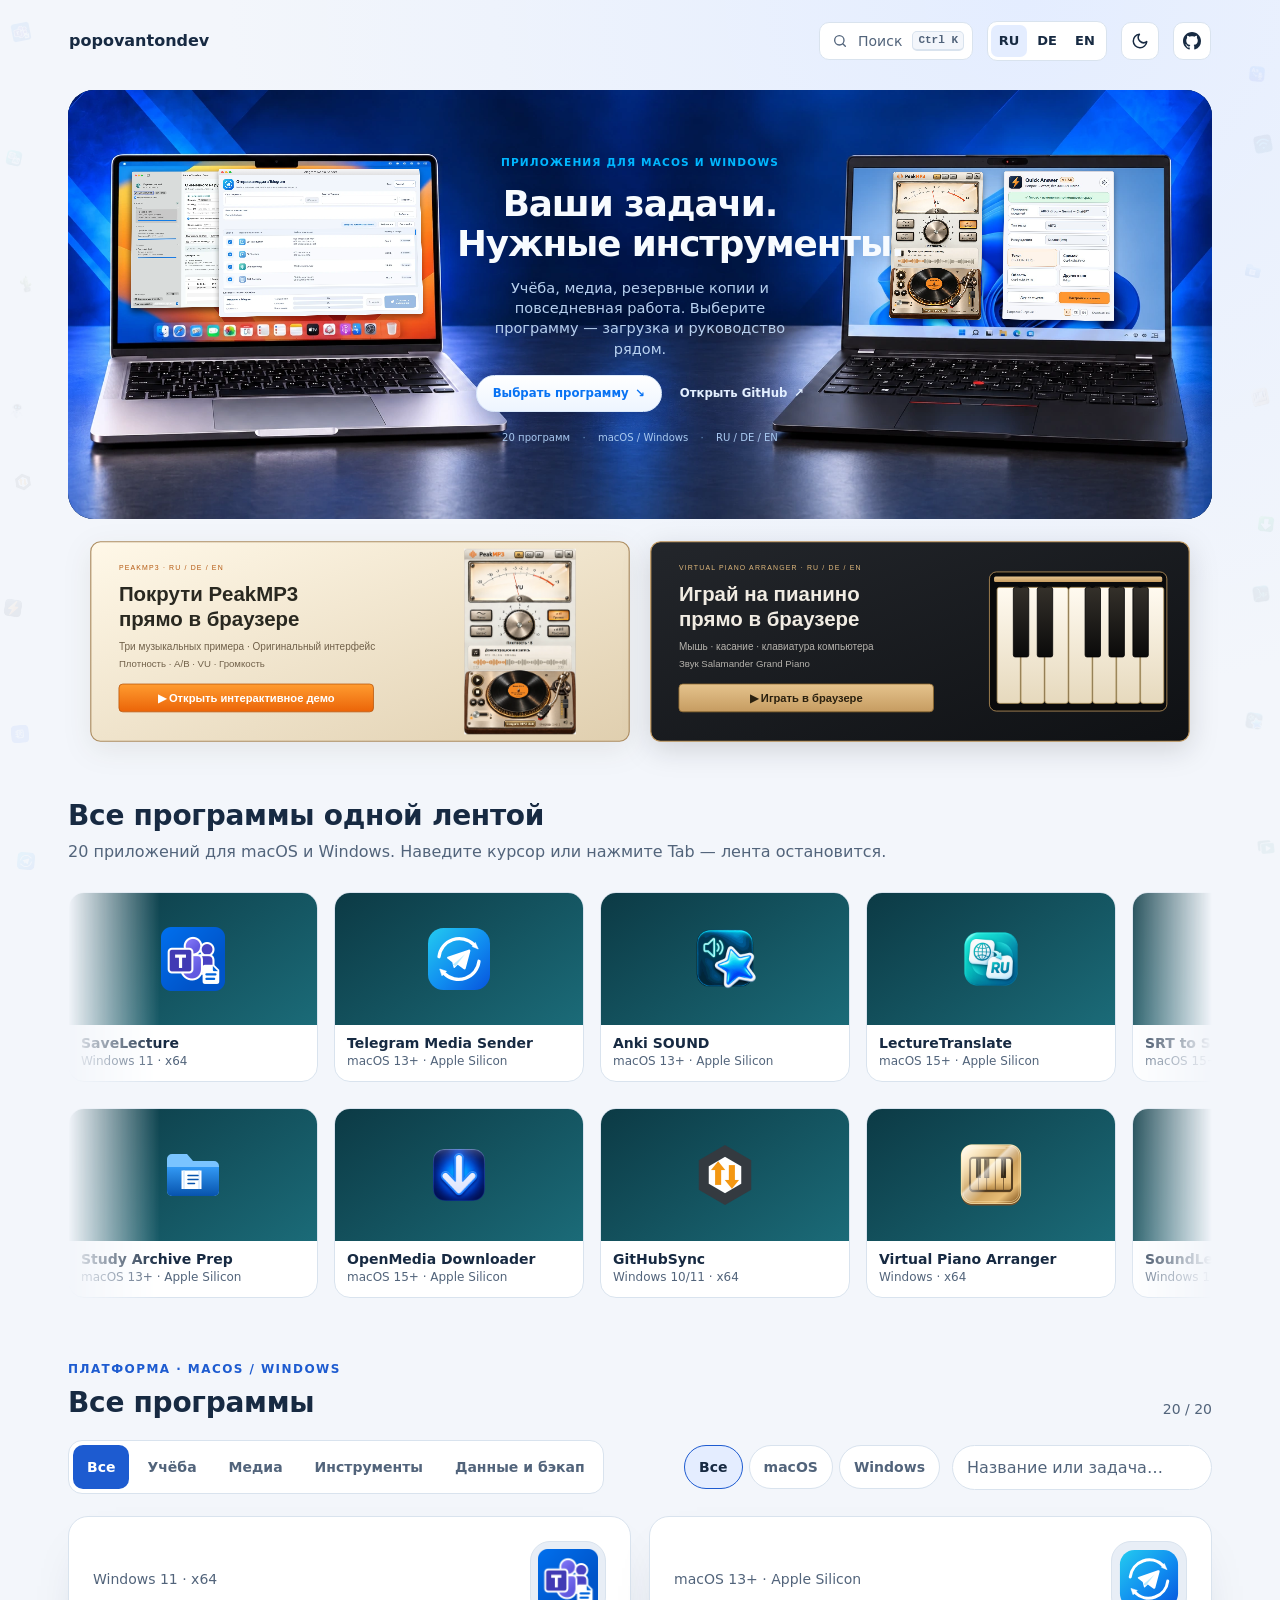
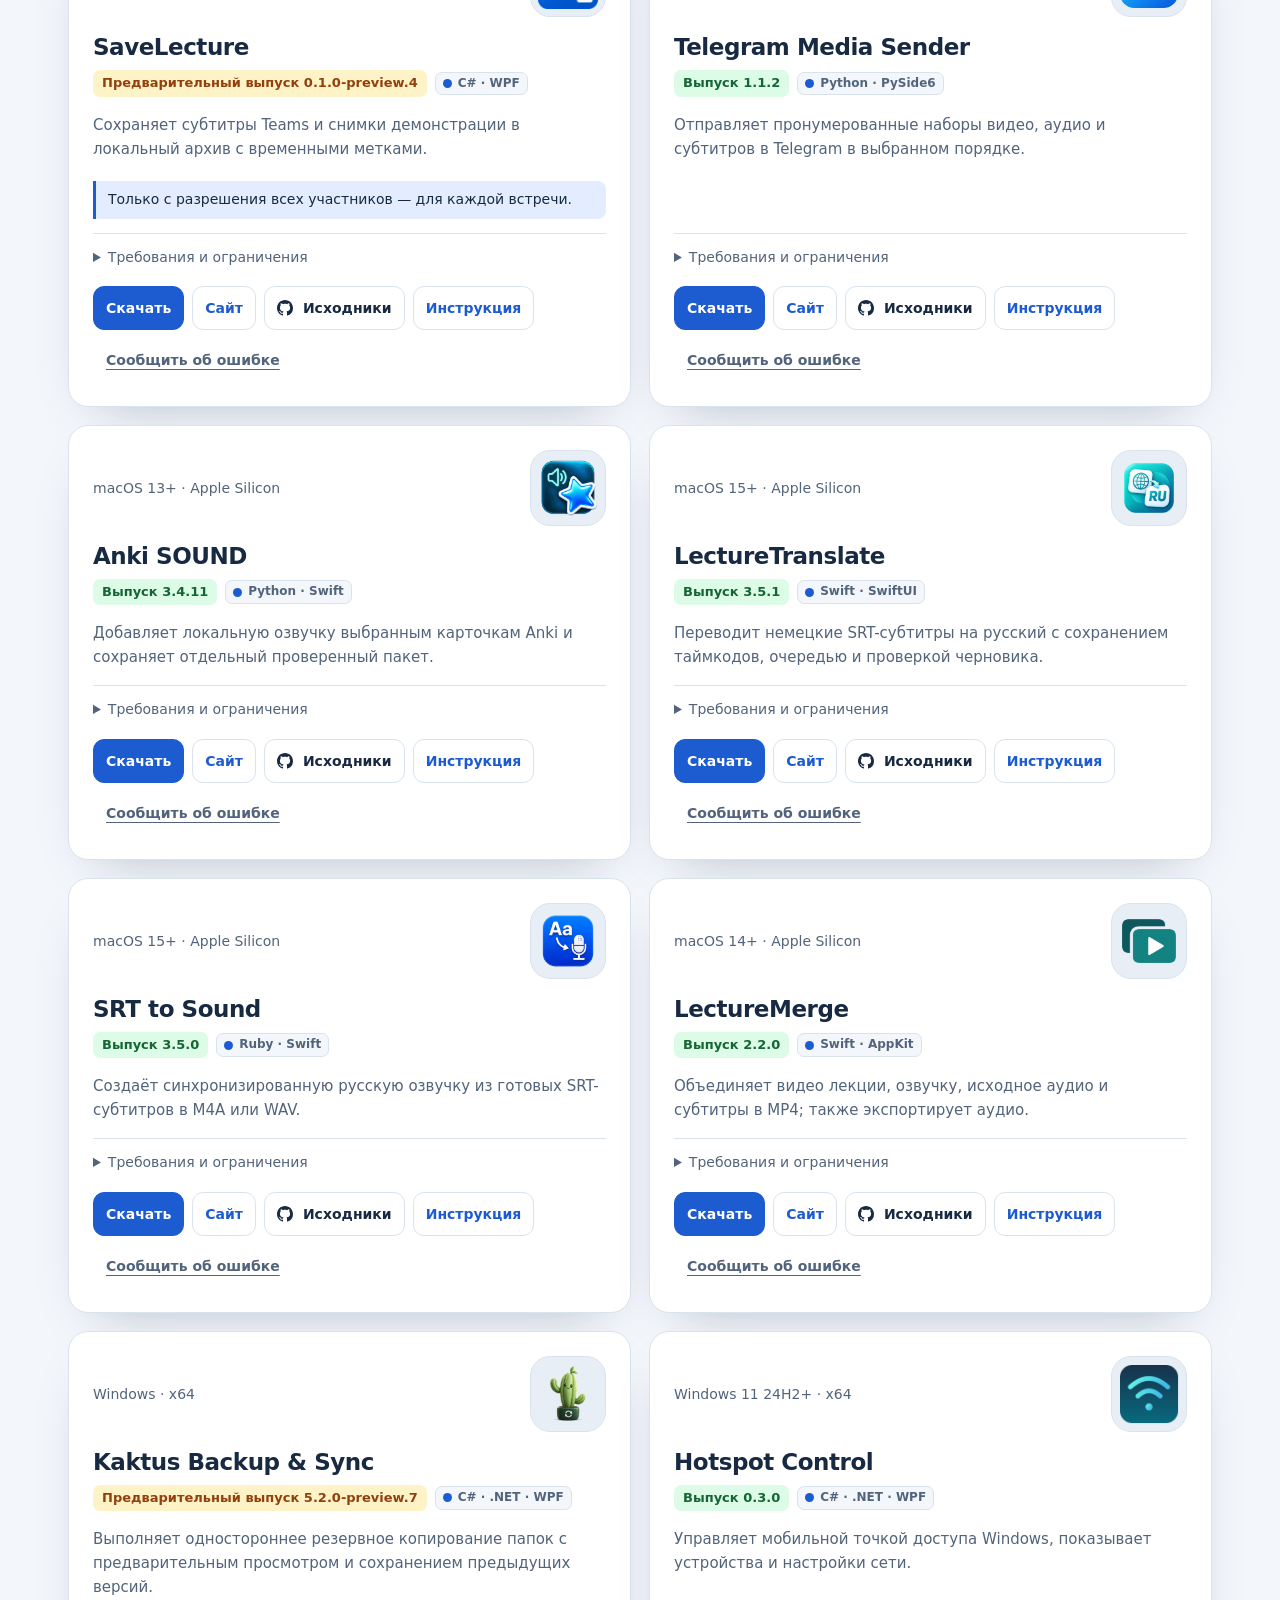
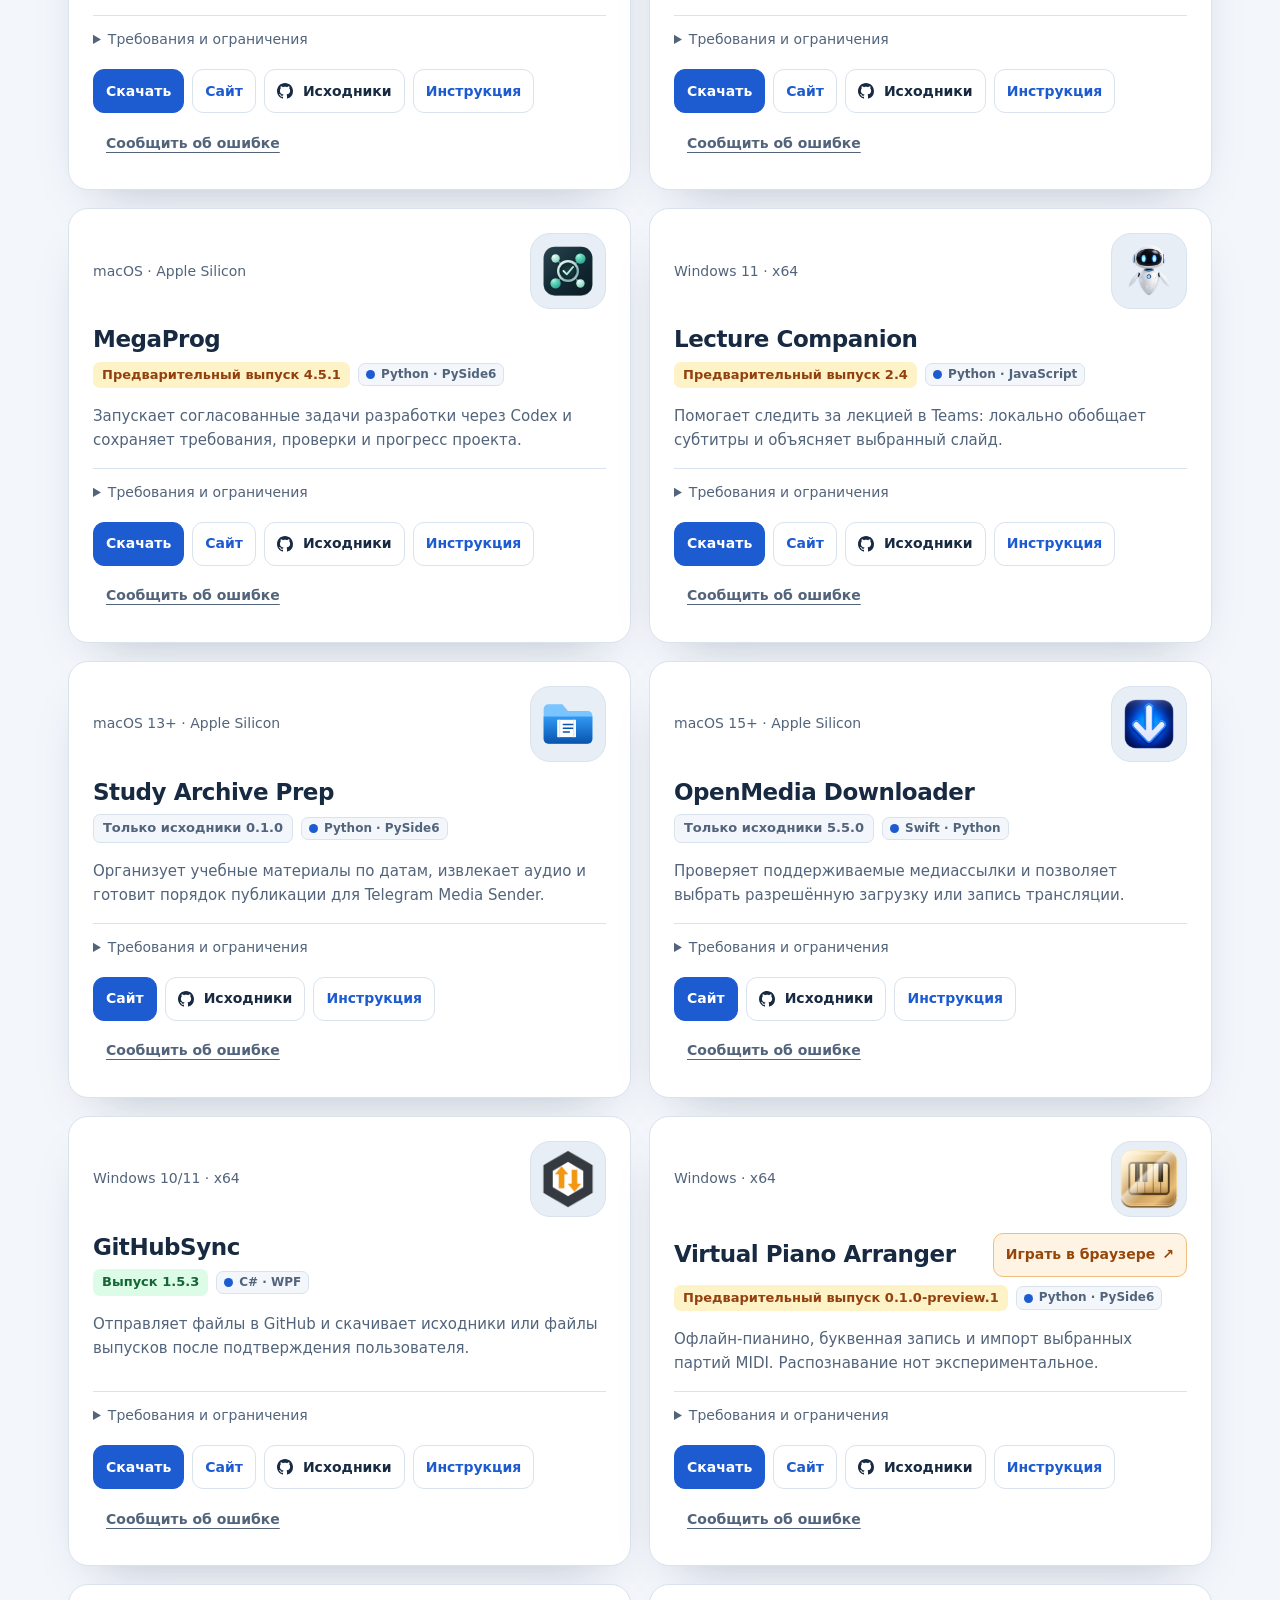
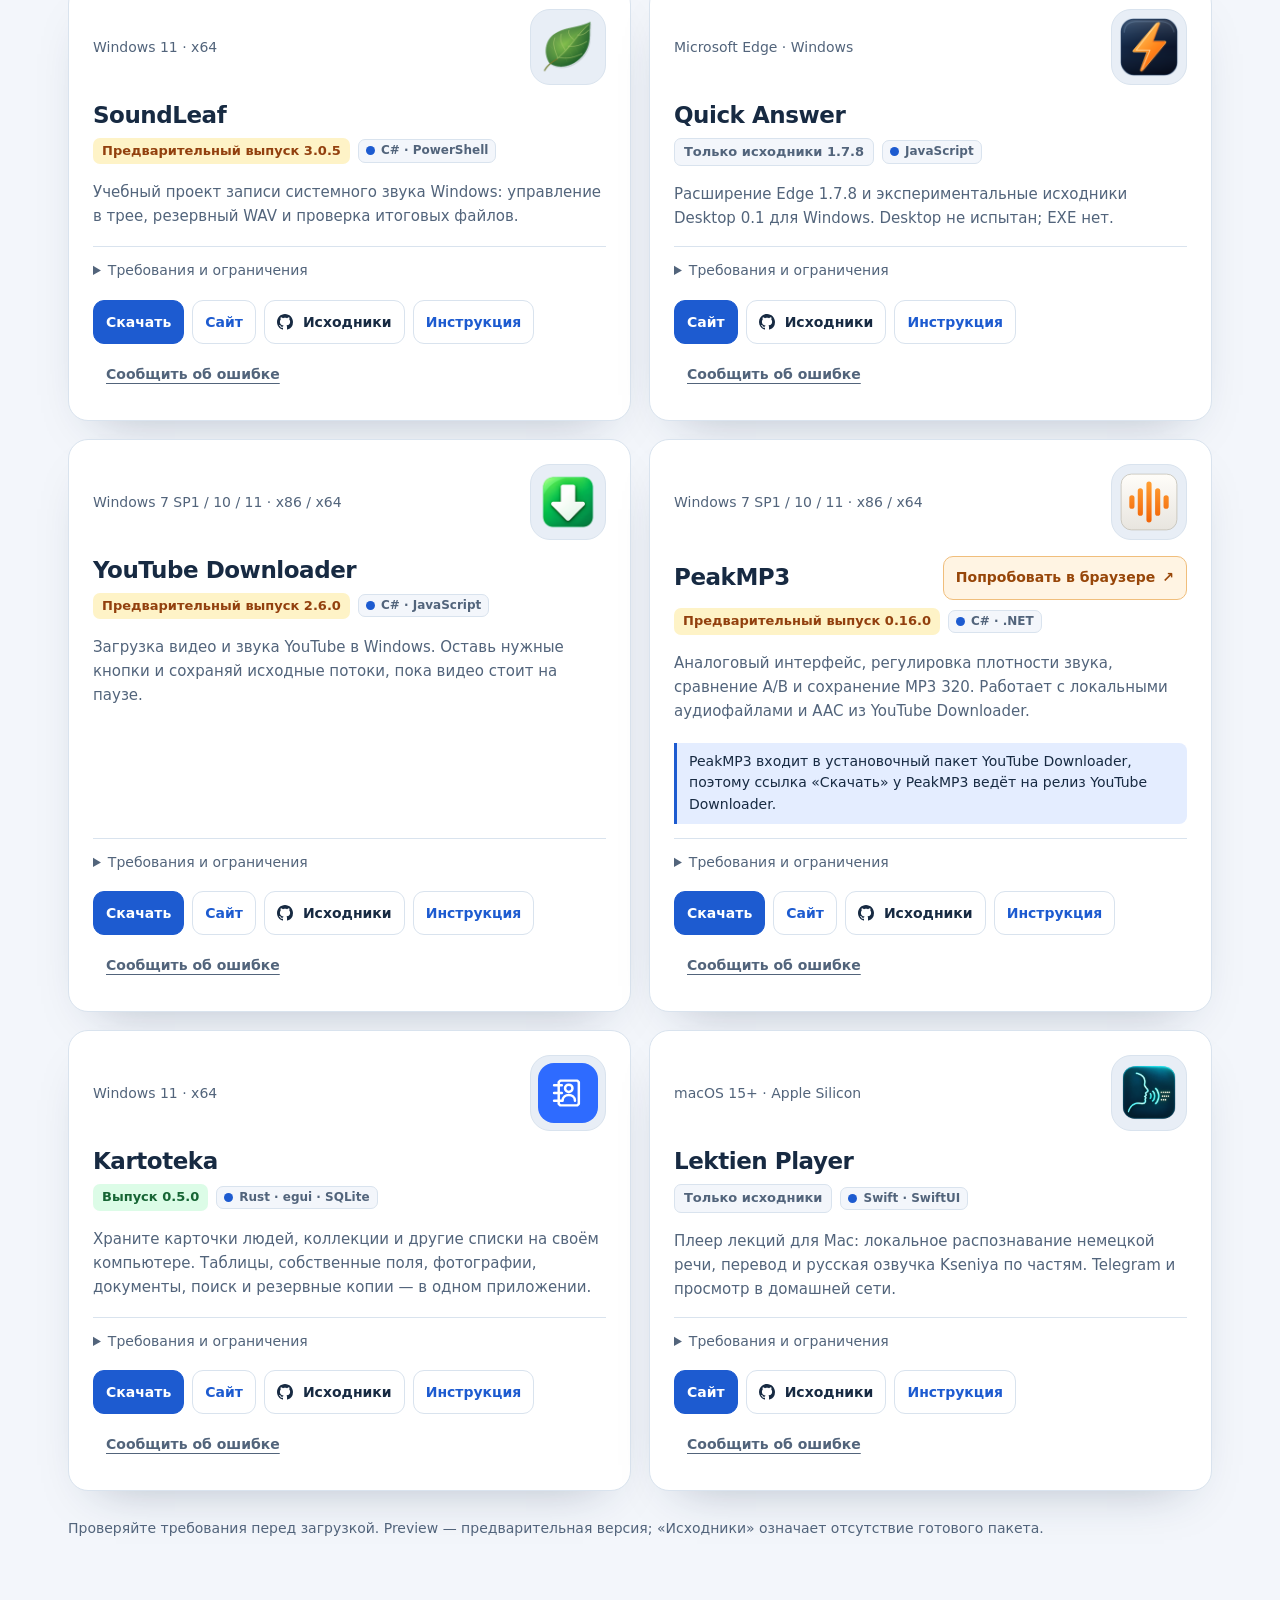
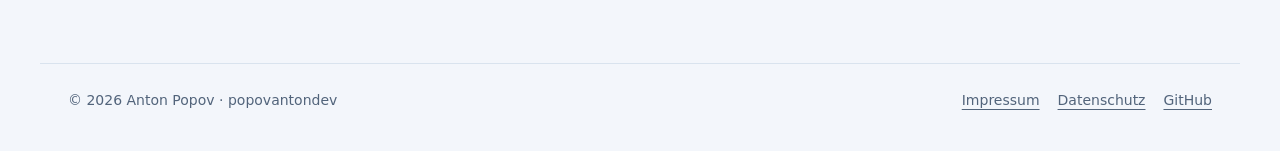
<file: index-ru.html>
<!doctype html>
<html lang="ru"><head><meta charset="utf-8"><meta name="viewport" content="width=device-width,initial-scale=1"><meta name="description" content="Учёба, медиа, резервные копии и повседневная работа. Выберите программу — загрузка и руководство рядом."><meta name="theme-color" content="#f3f6fb" media="(prefers-color-scheme: light)"><meta name="theme-color" content="#0c131b" media="(prefers-color-scheme: dark)"><meta property="og:title" content="popovantondev — Программы"><meta property="og:description" content="Учёба, медиа, резервные копии и повседневная работа. Выберите программу — загрузка и руководство рядом."><meta property="og:url" content="https://popovantondev.github.io/popovantondev/index-ru.html"><meta property="og:type" content="website"><meta property="og:locale" content="ru_RU"><meta property="og:image" content="https://popovantondev.github.io/popovantondev/assets/profile-studio-ru.png"><meta property="og:image:width" content="2048"><meta property="og:image:height" content="768"><meta property="og:image:alt" content="Студийный баннер popovantondev: программы для macOS и Windows на двух рабочих столах"><meta name="twitter:card" content="summary_large_image"><title>popovantondev — Программы</title><link rel="icon" href="data:,"><script src="assets/kit/kit-theme.js"></script><link rel="stylesheet" href="assets/kit/kit.css?v=2026.11.16-1"><link rel="stylesheet" href="assets/catalog.css?v=kit-2026.11.16-1-r9"><script src="assets/kit/programs.js?v=2026.11.16-1" defer></script><script src="assets/kit/kit.js?v=2026.11.16-1" defer></script><script src="assets/catalog.js?v=kit-2026.11.16-1-r9" defer></script></head>
<body class="ppk-page"><a class="ppk-skip" href="#catalog">К содержимому</a>
<div class="ppk-nav-wrap" id="ppk-nav-wrap"><nav class="ppk-nav" aria-label="Основная навигация"><a class="ppk-brand" href="index-ru.html"><span>popovantondev</span></a><span class="ppk-spacer"></span><button class="ppk-search-btn" type="button" data-ppk-open-search aria-label="Поиск по программам"><span>Поиск</span><kbd>Ctrl K</kbd></button><div class="ppk-langs"><a href="index-ru.html" lang="ru" hreflang="ru" aria-current="page">RU</a><a href="index.html" lang="de" hreflang="de">DE</a><a href="index-en.html" lang="en" hreflang="en">EN</a></div><button class="ppk-icon-btn ppk-theme-btn" type="button" data-ppk-theme aria-label="Сменить тему"></button><a class="ppk-icon-btn ppk-gh-btn" href="https://github.com/popovantondev" aria-label="GitHub"></a></nav></div>
<main class="ppk-shell" id="main"><section class="hero hero-studio"><div class="studio-art" aria-hidden="true"><div class="scene"><img class="photograph" src="assets/studio/studio-desktops.webp" width="2048" height="768" alt="" aria-hidden="true"><div class="desktop mac-desktop" style="transform:matrix3d(0.362478164855,0.00268640514118,0,2.11527963873e-05,-0.00544406398359,0.354618133095,0,-2.39855755711e-05,0,0,1,0,91,127,0,1)" aria-hidden="true"><img class="app translator" src="assets/studio/translate-ru.webp" width="1160" height="756" alt=""><div class="sender-window"><div class="titlebar"><span class="traffic"><i></i><i></i><i></i></span>Telegram Media Sender</div><img src="assets/studio/sender-ru.webp" width="1040" height="702" alt=""></div></div><div class="desktop windows-desktop" style="transform:matrix3d(0.307737845066,-0.00272982638239,0,-1.96390387222e-05,-0.0464419135057,0.323316632667,0,-2.52904813132e-05,0,0,1,0,1407,139,0,1)" aria-hidden="true"><img class="app peak" src="assets/studio/peak-ru.webp" width="700" height="1163" alt=""><img class="app quick" src="assets/studio/quick-ru.webp" width="420" height="586" alt=""></div></div></div><div class="hero-copy"><p class="eyebrow">ПРИЛОЖЕНИЯ ДЛЯ MACOS И WINDOWS</p><h1><span>Ваши задачи.</span> <span>Нужные инструменты.</span></h1><p class="lead">Учёба, медиа, резервные копии и повседневная работа. Выберите программу — загрузка и руководство рядом.</p><div class="hero-actions"><a class="primary" href="#catalog">Выбрать программу <span aria-hidden="true">↘</span></a><a href="https://github.com/popovantondev">Открыть GitHub <span aria-hidden="true">↗</span></a></div><div class="hero-meta"><span>20 программ</span><span>macOS / Windows</span><span>RU / DE / EN</span></div></div></section>
<div class="demo-feature-row"><a class="peak-demo-feature demo-peak" href="https://popovantondev.github.io/PeakMP3/index-ru.html#demo"><img src="assets/peakmp3-demo-ru.svg" width="1400" height="520" alt="PeakMP3 — Попробовать в браузере" loading="lazy"><span class="demo-m"><span class="demo-m-eyebrow">PEAKMP3 · RU / DE / EN</span><span class="demo-m-copy"><strong class="demo-m-title">Покрути PeakMP3<br>прямо в браузере</strong><span class="demo-m-sub">Три музыкальных примера · Оригинальный интерфейс</span><span class="demo-m-sub">Плотность · A/B · VU · Громкость</span></span><img class="demo-m-art" src="assets/peakmp3-demo-thumb-ru.webp" width="240" height="399" alt="" loading="lazy"><span class="demo-m-btn">▶ Открыть интерактивное демо</span></span></a><a class="peak-demo-feature piano-demo-feature demo-piano" href="https://popovantondev.github.io/VirtualPianoArranger/play-ru.html"><img src="assets/piano-demo-ru.svg" width="1400" height="520" alt="Virtual Piano Arranger — Играть в браузере" loading="lazy"><span class="demo-m"><span class="demo-m-eyebrow">VIRTUAL PIANO ARRANGER · RU / DE / EN</span><span class="demo-m-copy"><strong class="demo-m-title">Играй на пианино<br>прямо в браузере</strong><span class="demo-m-sub">Мышь · касание · клавиатура компьютера</span><span class="demo-m-sub">Звук Salamander Grand Piano</span></span><img class="demo-m-art" src="assets/piano-demo-keys.svg" width="120" height="150" alt="" loading="lazy"><span class="demo-m-btn">▶ Играть в браузере</span></span></a></div>
<section id="marquee" class="ppk-section marquee-section" aria-labelledby="marquee-title"><h2 id="marquee-title">Все программы одной лентой</h2><p class="ppk-sub">20 приложений для macOS и Windows. <span class="hint-pointer">Наведите курсор или нажмите Tab — лента остановится.</span><span class="hint-touch">Листайте ленту пальцем в сторону.</span></p><div class="marquee marquee-forward"><div class="marquee-track"><div class="marquee-set"><a class="marquee-card" href="https://popovantondev.github.io/SaveLecture/index-ru.html"><span class="marquee-shot"><img src="assets/app-icons/SaveLecture.png" width="64" height="64" alt="" decoding="async" loading="lazy"></span><span class="marquee-meta"><b>SaveLecture</b><small>Windows 11 · x64</small></span></a><a class="marquee-card" href="https://popovantondev.github.io/TelegramMediaSender/index-ru.html"><span class="marquee-shot"><img src="assets/app-icons/TelegramMediaSender.svg" width="64" height="64" alt="" decoding="async" loading="lazy"></span><span class="marquee-meta"><b>Telegram Media Sender</b><small>macOS 13+ · Apple Silicon</small></span></a><a class="marquee-card" href="https://popovantondev.github.io/AnkiSound/index-ru.html"><span class="marquee-shot"><img src="assets/app-icons/AnkiSound.png" width="64" height="64" alt="" decoding="async" loading="lazy"></span><span class="marquee-meta"><b>Anki SOUND</b><small>macOS 13+ · Apple Silicon</small></span></a><a class="marquee-card" href="https://popovantondev.github.io/LectureTranslate/index-ru.html"><span class="marquee-shot"><img src="assets/app-icons/LectureTranslate.png" width="64" height="64" alt="" decoding="async" loading="lazy"></span><span class="marquee-meta"><b>LectureTranslate</b><small>macOS 15+ · Apple Silicon</small></span></a><a class="marquee-card" href="https://popovantondev.github.io/SRTtoSound/index-ru.html"><span class="marquee-shot"><img src="assets/app-icons/SRTtoSound.png" width="64" height="64" alt="" decoding="async" loading="lazy"></span><span class="marquee-meta"><b>SRT to Sound</b><small>macOS 15+ · Apple Silicon</small></span></a><a class="marquee-card" href="https://popovantondev.github.io/LectureMerge/index-ru.html"><span class="marquee-shot"><img src="assets/app-icons/LectureMerge.png" width="64" height="64" alt="" decoding="async" loading="lazy"></span><span class="marquee-meta"><b>LectureMerge</b><small>macOS 14+ · Apple Silicon</small></span></a><a class="marquee-card" href="https://popovantondev.github.io/Kaktus-Backup-Sync/index-ru.html"><span class="marquee-shot"><img src="assets/app-icons/Kaktus-Backup-Sync.png" width="64" height="64" alt="" decoding="async" loading="lazy"></span><span class="marquee-meta"><b>Kaktus Backup &amp; Sync</b><small>Windows · x64</small></span></a><a class="marquee-card" href="https://popovantondev.github.io/HotspotControl/index-ru.html"><span class="marquee-shot"><img src="assets/app-icons/HotspotControl.ico" width="64" height="64" alt="" decoding="async" loading="lazy"></span><span class="marquee-meta"><b>Hotspot Control</b><small>Windows 11 24H2+ · x64</small></span></a><a class="marquee-card" href="https://popovantondev.github.io/MegaProg/index-ru.html"><span class="marquee-shot"><img src="assets/app-icons/MegaProg.svg" width="64" height="64" alt="" decoding="async" loading="lazy"></span><span class="marquee-meta"><b>MegaProg</b><small>macOS · Apple Silicon</small></span></a><a class="marquee-card" href="https://popovantondev.github.io/LectureCompanion/index-ru.html"><span class="marquee-shot"><img src="assets/app-icons/LectureCompanion.png" width="64" height="64" alt="" decoding="async" loading="lazy"></span><span class="marquee-meta"><b>Lecture Companion</b><small>Windows 11 · x64</small></span></a></div><div class="marquee-set" aria-hidden="true"><a class="marquee-card" href="https://popovantondev.github.io/SaveLecture/index-ru.html" tabindex="-1"><span class="marquee-shot"><img src="assets/app-icons/SaveLecture.png" width="64" height="64" alt="" decoding="async" loading="lazy"></span><span class="marquee-meta"><b>SaveLecture</b><small>Windows 11 · x64</small></span></a><a class="marquee-card" href="https://popovantondev.github.io/TelegramMediaSender/index-ru.html" tabindex="-1"><span class="marquee-shot"><img src="assets/app-icons/TelegramMediaSender.svg" width="64" height="64" alt="" decoding="async" loading="lazy"></span><span class="marquee-meta"><b>Telegram Media Sender</b><small>macOS 13+ · Apple Silicon</small></span></a><a class="marquee-card" href="https://popovantondev.github.io/AnkiSound/index-ru.html" tabindex="-1"><span class="marquee-shot"><img src="assets/app-icons/AnkiSound.png" width="64" height="64" alt="" decoding="async" loading="lazy"></span><span class="marquee-meta"><b>Anki SOUND</b><small>macOS 13+ · Apple Silicon</small></span></a><a class="marquee-card" href="https://popovantondev.github.io/LectureTranslate/index-ru.html" tabindex="-1"><span class="marquee-shot"><img src="assets/app-icons/LectureTranslate.png" width="64" height="64" alt="" decoding="async" loading="lazy"></span><span class="marquee-meta"><b>LectureTranslate</b><small>macOS 15+ · Apple Silicon</small></span></a><a class="marquee-card" href="https://popovantondev.github.io/SRTtoSound/index-ru.html" tabindex="-1"><span class="marquee-shot"><img src="assets/app-icons/SRTtoSound.png" width="64" height="64" alt="" decoding="async" loading="lazy"></span><span class="marquee-meta"><b>SRT to Sound</b><small>macOS 15+ · Apple Silicon</small></span></a><a class="marquee-card" href="https://popovantondev.github.io/LectureMerge/index-ru.html" tabindex="-1"><span class="marquee-shot"><img src="assets/app-icons/LectureMerge.png" width="64" height="64" alt="" decoding="async" loading="lazy"></span><span class="marquee-meta"><b>LectureMerge</b><small>macOS 14+ · Apple Silicon</small></span></a><a class="marquee-card" href="https://popovantondev.github.io/Kaktus-Backup-Sync/index-ru.html" tabindex="-1"><span class="marquee-shot"><img src="assets/app-icons/Kaktus-Backup-Sync.png" width="64" height="64" alt="" decoding="async" loading="lazy"></span><span class="marquee-meta"><b>Kaktus Backup &amp; Sync</b><small>Windows · x64</small></span></a><a class="marquee-card" href="https://popovantondev.github.io/HotspotControl/index-ru.html" tabindex="-1"><span class="marquee-shot"><img src="assets/app-icons/HotspotControl.ico" width="64" height="64" alt="" decoding="async" loading="lazy"></span><span class="marquee-meta"><b>Hotspot Control</b><small>Windows 11 24H2+ · x64</small></span></a><a class="marquee-card" href="https://popovantondev.github.io/MegaProg/index-ru.html" tabindex="-1"><span class="marquee-shot"><img src="assets/app-icons/MegaProg.svg" width="64" height="64" alt="" decoding="async" loading="lazy"></span><span class="marquee-meta"><b>MegaProg</b><small>macOS · Apple Silicon</small></span></a><a class="marquee-card" href="https://popovantondev.github.io/LectureCompanion/index-ru.html" tabindex="-1"><span class="marquee-shot"><img src="assets/app-icons/LectureCompanion.png" width="64" height="64" alt="" decoding="async" loading="lazy"></span><span class="marquee-meta"><b>Lecture Companion</b><small>Windows 11 · x64</small></span></a></div></div></div><div class="marquee marquee-reverse"><div class="marquee-track"><div class="marquee-set"><a class="marquee-card" href="https://popovantondev.github.io/StudyArchivePrep/index-ru.html"><span class="marquee-shot"><img src="assets/app-icons/StudyArchivePrep.svg" width="64" height="64" alt="" decoding="async" loading="lazy"></span><span class="marquee-meta"><b>Study Archive Prep</b><small>macOS 13+ · Apple Silicon</small></span></a><a class="marquee-card" href="https://popovantondev.github.io/openmedia-downloader/index-ru.html"><span class="marquee-shot"><img src="assets/app-icons/openmedia-downloader.png" width="64" height="64" alt="" decoding="async" loading="lazy"></span><span class="marquee-meta"><b>OpenMedia Downloader</b><small>macOS 15+ · Apple Silicon</small></span></a><a class="marquee-card" href="https://popovantondev.github.io/GitHubSync/index-ru.html"><span class="marquee-shot"><img src="assets/app-icons/GitHubSync.png" width="64" height="64" alt="" decoding="async" loading="lazy"></span><span class="marquee-meta"><b>GitHubSync</b><small>Windows 10/11 · x64</small></span></a><a class="marquee-card" href="https://popovantondev.github.io/VirtualPianoArranger/index-ru.html"><span class="marquee-shot"><img src="assets/app-icons/VirtualPianoArranger.png" width="64" height="64" alt="" decoding="async" loading="lazy"></span><span class="marquee-meta"><b>Virtual Piano Arranger</b><small>Windows · x64</small></span></a><a class="marquee-card" href="https://popovantondev.github.io/SoundLeaf/index-ru.html"><span class="marquee-shot"><img src="assets/app-icons/SoundLeaf.png" width="64" height="64" alt="" decoding="async" loading="lazy"></span><span class="marquee-meta"><b>SoundLeaf</b><small>Windows 11 · x64</small></span></a><a class="marquee-card" href="https://popovantondev.github.io/QuickAnswer/index-ru.html"><span class="marquee-shot"><img src="assets/app-icons/QuickAnswer.png" width="64" height="64" alt="" decoding="async" loading="lazy"></span><span class="marquee-meta"><b>Quick Answer</b><small>Microsoft Edge · Windows</small></span></a><a class="marquee-card" href="https://popovantondev.github.io/YouTubeDownloader/index-ru.html"><span class="marquee-shot"><img src="assets/app-icons/YouTubeDownloader.png" width="64" height="64" alt="" decoding="async" loading="lazy"></span><span class="marquee-meta"><b>YouTube Downloader</b><small>Windows 7 SP1 / 10 / 11 · x86 / x64</small></span></a><a class="marquee-card" href="https://popovantondev.github.io/PeakMP3/index-ru.html"><span class="marquee-shot"><img src="assets/app-icons/PeakMP3.svg" width="64" height="64" alt="" decoding="async" loading="lazy"></span><span class="marquee-meta"><b>PeakMP3</b><small>Windows 7 SP1 / 10 / 11 · x86 / x64</small></span></a><a class="marquee-card" href="https://popovantondev.github.io/Kartoteka/index-ru.html"><span class="marquee-shot"><img src="assets/app-icons/Kartoteka.svg" width="64" height="64" alt="" decoding="async" loading="lazy"></span><span class="marquee-meta"><b>Kartoteka</b><small>Windows 11 · x64</small></span></a><a class="marquee-card" href="https://popovantondev.github.io/LektienPlayer/index-ru.html"><span class="marquee-shot"><img src="assets/icons/lektien-player.png" width="64" height="64" alt="" decoding="async" loading="lazy"></span><span class="marquee-meta"><b>Lektien Player</b><small>macOS 15+ · Apple Silicon</small></span></a></div><div class="marquee-set" aria-hidden="true"><a class="marquee-card" href="https://popovantondev.github.io/StudyArchivePrep/index-ru.html" tabindex="-1"><span class="marquee-shot"><img src="assets/app-icons/StudyArchivePrep.svg" width="64" height="64" alt="" decoding="async" loading="lazy"></span><span class="marquee-meta"><b>Study Archive Prep</b><small>macOS 13+ · Apple Silicon</small></span></a><a class="marquee-card" href="https://popovantondev.github.io/openmedia-downloader/index-ru.html" tabindex="-1"><span class="marquee-shot"><img src="assets/app-icons/openmedia-downloader.png" width="64" height="64" alt="" decoding="async" loading="lazy"></span><span class="marquee-meta"><b>OpenMedia Downloader</b><small>macOS 15+ · Apple Silicon</small></span></a><a class="marquee-card" href="https://popovantondev.github.io/GitHubSync/index-ru.html" tabindex="-1"><span class="marquee-shot"><img src="assets/app-icons/GitHubSync.png" width="64" height="64" alt="" decoding="async" loading="lazy"></span><span class="marquee-meta"><b>GitHubSync</b><small>Windows 10/11 · x64</small></span></a><a class="marquee-card" href="https://popovantondev.github.io/VirtualPianoArranger/index-ru.html" tabindex="-1"><span class="marquee-shot"><img src="assets/app-icons/VirtualPianoArranger.png" width="64" height="64" alt="" decoding="async" loading="lazy"></span><span class="marquee-meta"><b>Virtual Piano Arranger</b><small>Windows · x64</small></span></a><a class="marquee-card" href="https://popovantondev.github.io/SoundLeaf/index-ru.html" tabindex="-1"><span class="marquee-shot"><img src="assets/app-icons/SoundLeaf.png" width="64" height="64" alt="" decoding="async" loading="lazy"></span><span class="marquee-meta"><b>SoundLeaf</b><small>Windows 11 · x64</small></span></a><a class="marquee-card" href="https://popovantondev.github.io/QuickAnswer/index-ru.html" tabindex="-1"><span class="marquee-shot"><img src="assets/app-icons/QuickAnswer.png" width="64" height="64" alt="" decoding="async" loading="lazy"></span><span class="marquee-meta"><b>Quick Answer</b><small>Microsoft Edge · Windows</small></span></a><a class="marquee-card" href="https://popovantondev.github.io/YouTubeDownloader/index-ru.html" tabindex="-1"><span class="marquee-shot"><img src="assets/app-icons/YouTubeDownloader.png" width="64" height="64" alt="" decoding="async" loading="lazy"></span><span class="marquee-meta"><b>YouTube Downloader</b><small>Windows 7 SP1 / 10 / 11 · x86 / x64</small></span></a><a class="marquee-card" href="https://popovantondev.github.io/PeakMP3/index-ru.html" tabindex="-1"><span class="marquee-shot"><img src="assets/app-icons/PeakMP3.svg" width="64" height="64" alt="" decoding="async" loading="lazy"></span><span class="marquee-meta"><b>PeakMP3</b><small>Windows 7 SP1 / 10 / 11 · x86 / x64</small></span></a><a class="marquee-card" href="https://popovantondev.github.io/Kartoteka/index-ru.html" tabindex="-1"><span class="marquee-shot"><img src="assets/app-icons/Kartoteka.svg" width="64" height="64" alt="" decoding="async" loading="lazy"></span><span class="marquee-meta"><b>Kartoteka</b><small>Windows 11 · x64</small></span></a><a class="marquee-card" href="https://popovantondev.github.io/LektienPlayer/index-ru.html" tabindex="-1"><span class="marquee-shot"><img src="assets/icons/lektien-player.png" width="64" height="64" alt="" decoding="async" loading="lazy"></span><span class="marquee-meta"><b>Lektien Player</b><small>macOS 15+ · Apple Silicon</small></span></a></div></div></div></section>
<section id="catalog" class="ppk-section" aria-labelledby="catalog-title"><div class="catalog-top"><div><p class="eyebrow">Платформа · macOS / Windows</p><h2 id="catalog-title">Все программы</h2></div><span class="result-count" id="result-count" aria-live="polite">20 / 20</span></div>
<div class="catalog-controls" hidden><div class="ppk-tabs" role="tablist" aria-label="Категории"><button type="button" role="tab" id="tab-all" aria-selected="true" aria-controls="projects" data-category="all">Все</button><button type="button" role="tab" id="tab-lernen" aria-selected="false" aria-controls="projects" data-category="lernen">Учёба</button><button type="button" role="tab" id="tab-medien" aria-selected="false" aria-controls="projects" data-category="medien">Медиа</button><button type="button" role="tab" id="tab-werkzeuge" aria-selected="false" aria-controls="projects" data-category="werkzeuge">Инструменты</button><button type="button" role="tab" id="tab-daten" aria-selected="false" aria-controls="projects" data-category="daten">Данные и бэкап</button></div><div class="catalog-filters"><div class="filters" role="group" aria-label="Платформа"><button type="button" data-filter="all" aria-pressed="true">Все</button><button type="button" data-filter="macos" aria-pressed="false">macOS</button><button type="button" data-filter="windows" aria-pressed="false">Windows</button></div><label class="search"><span class="ppk-sr-only">Найти программу</span><input id="project-search" type="search" placeholder="Название или задача…" autocomplete="off"></label></div></div>
<div class="projects" id="projects" role="tabpanel" aria-labelledby="tab-all"><article class="project" id="SaveLecture" data-platform="windows" data-category="lernen" data-keywords="Учёба C# · WPF">
<div class="project-heading"><span class="project-badge"><img class="project-icon" src="assets/app-icons/SaveLecture.png" width="64" height="64" alt="" decoding="async" loading="eager"></span><span class="platform">Windows 11 · x64</span></div>
<div class="project-title-row"><h2><a href="https://popovantondev.github.io/SaveLecture/index-ru.html">SaveLecture</a></h2></div><p class="project-meta"><span class="status preview">Предварительный выпуск 0.1.0-preview.4</span><span class="ppk-chip"><i class="ppk-dot"></i>C# · WPF</span></p>
<p class="description">Сохраняет субтитры Teams и снимки демонстрации в локальный архив с временными метками.</p><p class="collection-notice">Только с разрешения всех участников — для каждой встречи.</p>
<details class="requirements"><summary>Требования и ограничения</summary><p>Windows 11 x64, .NET Framework 4.8, Windows PowerShell и Teams Desktop с включёнными субтитрами. Python 3.10+, Pillow и NumPy — только для ручной очистки.</p></details>
<div class="actions"><a class="ppk-btn ppk-btn-primary" href="https://github.com/popovantondev/SaveLecture/releases/tag/v0.1.0-preview.4">Скачать</a><a class="ppk-btn" href="https://popovantondev.github.io/SaveLecture/index-ru.html">Сайт</a><a class="ppk-btn ppk-btn-gh" href="https://github.com/popovantondev/SaveLecture">Исходники</a><a class="ppk-btn" href="https://popovantondev.github.io/SaveLecture/Guide-ru.html">Инструкция</a><a class="ppk-btn support-link" href="https://github.com/popovantondev/SaveLecture/issues/new">Сообщить об ошибке</a></div></article><article class="project" id="TelegramMediaSender" data-platform="macos" data-category="werkzeuge" data-keywords="Инструменты Python · PySide6">
<div class="project-heading"><span class="project-badge"><img class="project-icon" src="assets/app-icons/TelegramMediaSender.svg" width="64" height="64" alt="" decoding="async" loading="eager"></span><span class="platform">macOS 13+ · Apple Silicon</span></div>
<div class="project-title-row"><h2><a href="https://popovantondev.github.io/TelegramMediaSender/index-ru.html">Telegram Media Sender</a></h2></div><p class="project-meta"><span class="status release">Выпуск 1.1.2</span><span class="ppk-chip"><i class="ppk-dot"></i>Python · PySide6</span></p>
<p class="description">Отправляет пронумерованные наборы видео, аудио и субтитров в Telegram в выбранном порядке.</p>
<details class="requirements"><summary>Требования и ограничения</summary><p>Нужны собственный аккаунт Telegram, API ID и API Hash; приложение не нотарифицировано Apple.</p></details>
<div class="actions"><a class="ppk-btn ppk-btn-primary" href="https://github.com/popovantondev/TelegramMediaSender/releases/tag/v1.1.2">Скачать</a><a class="ppk-btn" href="https://popovantondev.github.io/TelegramMediaSender/index-ru.html">Сайт</a><a class="ppk-btn ppk-btn-gh" href="https://github.com/popovantondev/TelegramMediaSender">Исходники</a><a class="ppk-btn" href="https://popovantondev.github.io/TelegramMediaSender/Guide-ru.html">Инструкция</a><a class="ppk-btn support-link" href="https://github.com/popovantondev/TelegramMediaSender/issues/new/choose">Сообщить об ошибке</a></div></article><article class="project" id="AnkiSound" data-platform="macos" data-category="lernen" data-keywords="Учёба Python · Swift">
<div class="project-heading"><span class="project-badge"><img class="project-icon" src="assets/app-icons/AnkiSound.png" width="64" height="64" alt="" decoding="async" loading="eager"></span><span class="platform">macOS 13+ · Apple Silicon</span></div>
<div class="project-title-row"><h2><a href="https://popovantondev.github.io/AnkiSound/index-ru.html">Anki SOUND</a></h2></div><p class="project-meta"><span class="status release">Выпуск 3.4.11</span><span class="ppk-chip"><i class="ppk-dot"></i>Python · Swift</span></p>
<p class="description">Добавляет локальную озвучку выбранным карточкам Anki и сохраняет отдельный проверенный пакет.</p>
<details class="requirements"><summary>Требования и ограничения</summary><p>Python 3.9–3.12; интернет для первоначальной установки зависимостей и моделей. Приложение не нотарифицировано Apple.</p></details>
<div class="actions"><a class="ppk-btn ppk-btn-primary" href="https://github.com/popovantondev/AnkiSound/releases/tag/v3.4.11">Скачать</a><a class="ppk-btn" href="https://popovantondev.github.io/AnkiSound/index-ru.html">Сайт</a><a class="ppk-btn ppk-btn-gh" href="https://github.com/popovantondev/AnkiSound">Исходники</a><a class="ppk-btn" href="https://popovantondev.github.io/AnkiSound/Guide-ru.html">Инструкция</a><a class="ppk-btn support-link" href="https://github.com/popovantondev/AnkiSound/issues/new/choose">Сообщить об ошибке</a></div></article><article class="project" id="LectureTranslate" data-platform="macos" data-category="lernen" data-keywords="Учёба Swift · SwiftUI">
<div class="project-heading"><span class="project-badge"><img class="project-icon" src="assets/app-icons/LectureTranslate.png" width="64" height="64" alt="" decoding="async" loading="eager"></span><span class="platform">macOS 15+ · Apple Silicon</span></div>
<div class="project-title-row"><h2><a href="https://popovantondev.github.io/LectureTranslate/index-ru.html">LectureTranslate</a></h2></div><p class="project-meta"><span class="status release">Выпуск 3.5.1</span><span class="ppk-chip"><i class="ppk-dot"></i>Swift · SwiftUI</span></p>
<p class="description">Переводит немецкие SRT-субтитры на русский с сохранением таймкодов, очередью и проверкой черновика.</p>
<details class="requirements"><summary>Требования и ограничения</summary><p>Нужны отдельное подключение и вход во внешний сервис перевода. FFmpeg/ffprobe необязательны для отдельных медиафункций.</p></details>
<div class="actions"><a class="ppk-btn ppk-btn-primary" href="https://github.com/popovantondev/LectureTranslate/releases/tag/v3.5.1">Скачать</a><a class="ppk-btn" href="https://popovantondev.github.io/LectureTranslate/index-ru.html">Сайт</a><a class="ppk-btn ppk-btn-gh" href="https://github.com/popovantondev/LectureTranslate">Исходники</a><a class="ppk-btn" href="https://popovantondev.github.io/LectureTranslate/Guide-ru.html">Инструкция</a><a class="ppk-btn support-link" href="https://github.com/popovantondev/LectureTranslate/issues/new/choose">Сообщить об ошибке</a></div></article><article class="project" id="SRTtoSound" data-platform="macos" data-category="medien" data-keywords="Медиа Ruby · Swift">
<div class="project-heading"><span class="project-badge"><img class="project-icon" src="assets/app-icons/SRTtoSound.png" width="64" height="64" alt="" decoding="async" loading="eager"></span><span class="platform">macOS 15+ · Apple Silicon</span></div>
<div class="project-title-row"><h2><a href="https://popovantondev.github.io/SRTtoSound/index-ru.html">SRT to Sound</a></h2></div><p class="project-meta"><span class="status release">Выпуск 3.5.0</span><span class="ppk-chip"><i class="ppk-dot"></i>Ruby · Swift</span></p>
<p class="description">Создаёт синхронизированную русскую озвучку из готовых SRT-субтитров в M4A или WAV.</p>
<details class="requirements"><summary>Требования и ограничения</summary><p>Отдельно установите Python 3.12 ARM64, FFmpeg, пакеты Silero и модель v5_5_ru.pt. Они не входят в архив. Приложение не нотарифицировано Apple.</p></details>
<div class="actions"><a class="ppk-btn ppk-btn-primary" href="https://github.com/popovantondev/SRTtoSound/releases/tag/v3.5.0">Скачать</a><a class="ppk-btn" href="https://popovantondev.github.io/SRTtoSound/index-ru.html">Сайт</a><a class="ppk-btn ppk-btn-gh" href="https://github.com/popovantondev/SRTtoSound">Исходники</a><a class="ppk-btn" href="https://popovantondev.github.io/SRTtoSound/Guide-ru.html">Инструкция</a><a class="ppk-btn support-link" href="https://github.com/popovantondev/SRTtoSound/issues/new/choose">Сообщить об ошибке</a></div></article><article class="project" id="LectureMerge" data-platform="macos" data-category="medien" data-keywords="Медиа Swift · AppKit">
<div class="project-heading"><span class="project-badge"><img class="project-icon" src="assets/app-icons/LectureMerge.png" width="64" height="64" alt="" decoding="async" loading="eager"></span><span class="platform">macOS 14+ · Apple Silicon</span></div>
<div class="project-title-row"><h2><a href="https://popovantondev.github.io/LectureMerge/index-ru.html">LectureMerge</a></h2></div><p class="project-meta"><span class="status release">Выпуск 2.2.0</span><span class="ppk-chip"><i class="ppk-dot"></i>Swift · AppKit</span></p>
<p class="description">Объединяет видео лекции, озвучку, исходное аудио и субтитры в MP4; также экспортирует аудио.</p>
<details class="requirements"><summary>Требования и ограничения</summary><p>Обработка локальная; внешний сервис не нужен. Приложение подписано ad-hoc и не нотарифицировано Apple.</p></details>
<div class="actions"><a class="ppk-btn ppk-btn-primary" href="https://github.com/popovantondev/LectureMerge/releases/tag/v2.2.0">Скачать</a><a class="ppk-btn" href="https://popovantondev.github.io/LectureMerge/index-ru.html">Сайт</a><a class="ppk-btn ppk-btn-gh" href="https://github.com/popovantondev/LectureMerge">Исходники</a><a class="ppk-btn" href="https://popovantondev.github.io/LectureMerge/Guide-ru.html">Инструкция</a><a class="ppk-btn support-link" href="https://github.com/popovantondev/LectureMerge/issues/new/choose">Сообщить об ошибке</a></div></article><article class="project" id="Kaktus-Backup-Sync" data-platform="windows" data-category="daten" data-keywords="Данные и бэкап C# · .NET · WPF">
<div class="project-heading"><span class="project-badge"><img class="project-icon" src="assets/app-icons/Kaktus-Backup-Sync.png" width="64" height="64" alt="" decoding="async" loading="lazy"></span><span class="platform">Windows · x64</span></div>
<div class="project-title-row"><h2><a href="https://popovantondev.github.io/Kaktus-Backup-Sync/index-ru.html">Kaktus Backup &amp; Sync</a></h2></div><p class="project-meta"><span class="status preview">Предварительный выпуск 5.2.0-preview.7</span><span class="ppk-chip"><i class="ppk-dot"></i>C# · .NET · WPF</span></p>
<p class="description">Выполняет одностороннее резервное копирование папок с предварительным просмотром и сохранением предыдущих версий.</p>
<details class="requirements"><summary>Требования и ограничения</summary><p>Portable-пакет содержит .NET. Установка Python и SDK не нужна. Это предварительный выпуск.</p></details>
<div class="actions"><a class="ppk-btn ppk-btn-primary" href="https://github.com/popovantondev/Kaktus-Backup-Sync/releases/tag/v5.2.0-preview.7">Скачать</a><a class="ppk-btn" href="https://popovantondev.github.io/Kaktus-Backup-Sync/index-ru.html">Сайт</a><a class="ppk-btn ppk-btn-gh" href="https://github.com/popovantondev/Kaktus-Backup-Sync">Исходники</a><a class="ppk-btn" href="https://popovantondev.github.io/Kaktus-Backup-Sync/Guide-ru.html">Инструкция</a><a class="ppk-btn support-link" href="https://github.com/popovantondev/Kaktus-Backup-Sync/issues/new/choose">Сообщить об ошибке</a></div></article><article class="project" id="HotspotControl" data-platform="windows" data-category="werkzeuge" data-keywords="Инструменты C# · .NET · WPF">
<div class="project-heading"><span class="project-badge"><img class="project-icon" src="assets/app-icons/HotspotControl.ico" width="64" height="64" alt="" decoding="async" loading="lazy"></span><span class="platform">Windows 11 24H2+ · x64</span></div>
<div class="project-title-row"><h2><a href="https://popovantondev.github.io/HotspotControl/index-ru.html">Hotspot Control</a></h2></div><p class="project-meta"><span class="status release">Выпуск 0.3.0</span><span class="ppk-chip"><i class="ppk-dot"></i>C# · .NET · WPF</span></p>
<p class="description">Управляет мобильной точкой доступа Windows, показывает устройства и настройки сети.</p>
<details class="requirements"><summary>Требования и ограничения</summary><p>Совместимый Wi-Fi-адаптер; политики Windows или организации могут ограничивать операции. .NET входит в пакет.</p></details>
<div class="actions"><a class="ppk-btn ppk-btn-primary" href="https://github.com/popovantondev/HotspotControl/releases/tag/v0.3.0">Скачать</a><a class="ppk-btn" href="https://popovantondev.github.io/HotspotControl/index-ru.html">Сайт</a><a class="ppk-btn ppk-btn-gh" href="https://github.com/popovantondev/HotspotControl">Исходники</a><a class="ppk-btn" href="https://popovantondev.github.io/HotspotControl/Guide-ru.html">Инструкция</a><a class="ppk-btn support-link" href="https://github.com/popovantondev/HotspotControl/issues/new/choose">Сообщить об ошибке</a></div></article><article class="project" id="MegaProg" data-platform="macos" data-category="werkzeuge" data-keywords="Инструменты Python · PySide6">
<div class="project-heading"><span class="project-badge"><img class="project-icon" src="assets/app-icons/MegaProg.svg" width="64" height="64" alt="" decoding="async" loading="lazy"></span><span class="platform">macOS · Apple Silicon</span></div>
<div class="project-title-row"><h2><a href="https://popovantondev.github.io/MegaProg/index-ru.html">MegaProg</a></h2></div><p class="project-meta"><span class="status preview">Предварительный выпуск 4.5.1</span><span class="ppk-chip"><i class="ppk-dot"></i>Python · PySide6</span></p>
<p class="description">Запускает согласованные задачи разработки через Codex и сохраняет требования, проверки и прогресс проекта.</p>
<details class="requirements"><summary>Требования и ограничения</summary><p>Отдельно установите Codex CLI и войдите через аккаунт ChatGPT с доступом к Codex; нужен Git-проект. Приложение не нотарифицировано Apple.</p></details>
<div class="actions"><a class="ppk-btn ppk-btn-primary" href="https://github.com/popovantondev/MegaProg/releases/tag/v4.5.1-preview.1">Скачать</a><a class="ppk-btn" href="https://popovantondev.github.io/MegaProg/index-ru.html">Сайт</a><a class="ppk-btn ppk-btn-gh" href="https://github.com/popovantondev/MegaProg">Исходники</a><a class="ppk-btn" href="https://popovantondev.github.io/MegaProg/Guide-ru.html">Инструкция</a><a class="ppk-btn support-link" href="https://github.com/popovantondev/MegaProg/issues/new/choose">Сообщить об ошибке</a></div></article><article class="project" id="LectureCompanion" data-platform="windows" data-category="lernen" data-keywords="Учёба Python · JavaScript">
<div class="project-heading"><span class="project-badge"><img class="project-icon" src="assets/app-icons/LectureCompanion.png" width="64" height="64" alt="" decoding="async" loading="lazy"></span><span class="platform">Windows 11 · x64</span></div>
<div class="project-title-row"><h2><a href="https://popovantondev.github.io/LectureCompanion/index-ru.html">Lecture Companion</a></h2></div><p class="project-meta"><span class="status preview">Предварительный выпуск 2.4</span><span class="ppk-chip"><i class="ppk-dot"></i>Python · JavaScript</span></p>
<p class="description">Помогает следить за лекцией в Teams: локально обобщает субтитры и объясняет выбранный слайд.</p>
<details class="requirements"><summary>Требования и ограничения</summary><p>Teams Desktop и совместимые драйверы; рекомендуются 32 ГБ RAM, внутренняя SSD и 25 ГБ свободного места для частей, ZIP и распаковки. EXE не подписан; проверка на втором чистом ПК не выполнена.</p></details>
<div class="actions"><a class="ppk-btn ppk-btn-primary" href="https://github.com/popovantondev/LectureCompanion/releases/tag/v2.4">Скачать</a><a class="ppk-btn" href="https://popovantondev.github.io/LectureCompanion/index-ru.html">Сайт</a><a class="ppk-btn ppk-btn-gh" href="https://github.com/popovantondev/LectureCompanion">Исходники</a><a class="ppk-btn" href="https://popovantondev.github.io/LectureCompanion/Guide-ru.html">Инструкция</a><a class="ppk-btn support-link" href="https://github.com/popovantondev/LectureCompanion/issues/new/choose">Сообщить об ошибке</a></div></article><article class="project" id="StudyArchivePrep" data-platform="macos" data-category="daten" data-keywords="Данные и бэкап Python · PySide6">
<div class="project-heading"><span class="project-badge"><img class="project-icon" src="assets/app-icons/StudyArchivePrep.svg" width="64" height="64" alt="" decoding="async" loading="lazy"></span><span class="platform">macOS 13+ · Apple Silicon</span></div>
<div class="project-title-row"><h2><a href="https://popovantondev.github.io/StudyArchivePrep/index-ru.html">Study Archive Prep</a></h2></div><p class="project-meta"><span class="status source">Только исходники 0.1.0</span><span class="ppk-chip"><i class="ppk-dot"></i>Python · PySide6</span></p>
<p class="description">Организует учебные материалы по датам, извлекает аудио и готовит порядок публикации для Telegram Media Sender.</p>
<details class="requirements"><summary>Требования и ограничения</summary><p>Ранняя разработка: доступны исходники, готового установочного пакета нет. Python 3.12; локальная модель и движок для подсказок заголовков устанавливаются отдельно.</p></details>
<div class="actions"><a class="ppk-btn ppk-btn-primary" href="https://popovantondev.github.io/StudyArchivePrep/index-ru.html">Сайт</a><a class="ppk-btn ppk-btn-gh" href="https://github.com/popovantondev/StudyArchivePrep">Исходники</a><a class="ppk-btn" href="https://popovantondev.github.io/StudyArchivePrep/Guide-ru.html">Инструкция</a><a class="ppk-btn support-link" href="https://github.com/popovantondev/StudyArchivePrep/issues/new/choose">Сообщить об ошибке</a></div></article><article class="project" id="openmedia-downloader" data-platform="macos" data-category="medien" data-keywords="Медиа Swift · Python">
<div class="project-heading"><span class="project-badge"><img class="project-icon" src="assets/app-icons/openmedia-downloader.png" width="64" height="64" alt="" decoding="async" loading="lazy"></span><span class="platform">macOS 15+ · Apple Silicon</span></div>
<div class="project-title-row"><h2><a href="https://popovantondev.github.io/openmedia-downloader/index-ru.html">OpenMedia Downloader</a></h2></div><p class="project-meta"><span class="status source">Только исходники 5.5.0</span><span class="ppk-chip"><i class="ppk-dot"></i>Swift · Python</span></p>
<p class="description">Проверяет поддерживаемые медиассылки и позволяет выбрать разрешённую загрузку или запись трансляции.</p>
<details class="requirements"><summary>Требования и ограничения</summary><p>Только исходники: распространение готового приложения пока не согласовано по сторонним компонентам. Сохраняйте только материалы, на которые у вас есть право.</p></details>
<div class="actions"><a class="ppk-btn ppk-btn-primary" href="https://popovantondev.github.io/openmedia-downloader/index-ru.html">Сайт</a><a class="ppk-btn ppk-btn-gh" href="https://github.com/popovantondev/openmedia-downloader">Исходники</a><a class="ppk-btn" href="https://popovantondev.github.io/openmedia-downloader/Guide-ru.html">Инструкция</a><a class="ppk-btn support-link" href="https://github.com/popovantondev/openmedia-downloader/issues/new/choose">Сообщить об ошибке</a></div></article><article class="project" id="GitHubSync" data-platform="windows" data-category="daten" data-keywords="Данные и бэкап C# · WPF">
<div class="project-heading"><span class="project-badge"><img class="project-icon" src="assets/app-icons/GitHubSync.png" width="64" height="64" alt="" decoding="async" loading="lazy"></span><span class="platform">Windows 10/11 · x64</span></div>
<div class="project-title-row"><h2><a href="https://popovantondev.github.io/GitHubSync/index-ru.html">GitHubSync</a></h2></div><p class="project-meta"><span class="status release">Выпуск 1.5.3</span><span class="ppk-chip"><i class="ppk-dot"></i>C# · WPF</span></p>
<p class="description">Отправляет файлы в GitHub и скачивает исходники или файлы выпусков после подтверждения пользователя.</p>
<details class="requirements"><summary>Требования и ограничения</summary><p>Windows PowerShell 5.1 и .NET Framework 4.6.2+ с WPF; Git/GCM входят в portable. EXE без цифровой подписи. Для отправки нужны интернет и права записи в проект.</p></details>
<div class="actions"><a class="ppk-btn ppk-btn-primary" href="https://github.com/popovantondev/GitHubSync/releases/tag/v1.5.3">Скачать</a><a class="ppk-btn" href="https://popovantondev.github.io/GitHubSync/index-ru.html">Сайт</a><a class="ppk-btn ppk-btn-gh" href="https://github.com/popovantondev/GitHubSync">Исходники</a><a class="ppk-btn" href="https://popovantondev.github.io/GitHubSync/Guide-ru.html">Инструкция</a><a class="ppk-btn support-link" href="https://github.com/popovantondev/GitHubSync/issues/new/choose">Сообщить об ошибке</a></div></article><article class="project" id="VirtualPianoArranger" data-platform="windows" data-category="medien" data-keywords="Медиа Python · PySide6">
<div class="project-heading"><span class="project-badge"><img class="project-icon" src="assets/app-icons/VirtualPianoArranger.png" width="64" height="64" alt="" decoding="async" loading="lazy"></span><span class="platform">Windows · x64</span></div>
<div class="project-title-row"><h2><a href="https://popovantondev.github.io/VirtualPianoArranger/index-ru.html">Virtual Piano Arranger</a></h2><a class="try-demo" href="https://popovantondev.github.io/VirtualPianoArranger/play-ru.html">Играть в браузере <span aria-hidden="true">↗</span></a></div><p class="project-meta"><span class="status preview">Предварительный выпуск 0.1.0-preview.1</span><span class="ppk-chip"><i class="ppk-dot"></i>Python · PySide6</span></p>
<p class="description">Офлайн-пианино, буквенная запись и импорт выбранных партий MIDI. Распознавание нот экспериментальное.</p>
<details class="requirements"><summary>Требования и ограничения</summary><p>Windows x64; Python/Qt и отдельный runtime распознавания включены. EXE без цифровой подписи.</p></details>
<div class="actions"><a class="ppk-btn ppk-btn-primary" href="https://github.com/popovantondev/VirtualPianoArranger/releases/tag/v0.1.0-preview.1">Скачать</a><a class="ppk-btn" href="https://popovantondev.github.io/VirtualPianoArranger/index-ru.html">Сайт</a><a class="ppk-btn ppk-btn-gh" href="https://github.com/popovantondev/VirtualPianoArranger">Исходники</a><a class="ppk-btn" href="https://popovantondev.github.io/VirtualPianoArranger/Guide-ru.html">Инструкция</a><a class="ppk-btn support-link" href="https://github.com/popovantondev/VirtualPianoArranger/issues/new">Сообщить об ошибке</a></div></article><article class="project" id="SoundLeaf" data-platform="windows" data-category="medien" data-keywords="Медиа C# · PowerShell">
<div class="project-heading"><span class="project-badge"><img class="project-icon" src="assets/app-icons/SoundLeaf.png" width="64" height="64" alt="" decoding="async" loading="lazy"></span><span class="platform">Windows 11 · x64</span></div>
<div class="project-title-row"><h2><a href="https://popovantondev.github.io/SoundLeaf/index-ru.html">SoundLeaf</a></h2></div><p class="project-meta"><span class="status preview">Предварительный выпуск 3.0.5</span><span class="ppk-chip"><i class="ppk-dot"></i>C# · PowerShell</span></p>
<p class="description">Учебный проект записи системного звука Windows: управление в трее, резервный WAV и проверка итоговых файлов.</p>
<details class="requirements"><summary>Требования и ограничения</summary><p>Windows 11 x64, .NET Framework 4.8, доступная для записи папка и устройство вывода. Автономный Setup и portable включают FFmpeg, исходники и лицензии. Без администратора.</p></details>
<div class="actions"><a class="ppk-btn ppk-btn-primary" href="https://github.com/popovantondev/SoundLeaf/releases/tag/v3.0.5">Скачать</a><a class="ppk-btn" href="https://popovantondev.github.io/SoundLeaf/index-ru.html">Сайт</a><a class="ppk-btn ppk-btn-gh" href="https://github.com/popovantondev/SoundLeaf">Исходники</a><a class="ppk-btn" href="https://popovantondev.github.io/SoundLeaf/Guide-ru.html">Инструкция</a><a class="ppk-btn support-link" href="https://github.com/popovantondev/SoundLeaf/issues/new/choose">Сообщить об ошибке</a></div></article><article class="project" id="QuickAnswer" data-platform="windows" data-category="lernen" data-keywords="Учёба JavaScript">
<div class="project-heading"><span class="project-badge"><img class="project-icon" src="assets/app-icons/QuickAnswer.png" width="64" height="64" alt="" decoding="async" loading="lazy"></span><span class="platform">Microsoft Edge · Windows</span></div>
<div class="project-title-row"><h2><a href="https://popovantondev.github.io/QuickAnswer/index-ru.html">Quick Answer</a></h2></div><p class="project-meta"><span class="status source">Только исходники 1.7.8</span><span class="ppk-chip"><i class="ppk-dot"></i>JavaScript</span></p>
<p class="description">Расширение Edge 1.7.8 и экспериментальные исходники Desktop 0.1 для Windows. Desktop не испытан; EXE нет.</p>
<details class="requirements"><summary>Требования и ограничения</summary><p>Edge: загрузка распакованного расширения и собственные ключи Groq/Gemini. Desktop: Windows 10/11, PowerShell 5.1, WinForms и .NET Framework; запуск не проверен, локализация частичная, вложенный Bridge несовместим. Вопросы и снимки отправляются провайдеру.</p></details>
<div class="actions"><a class="ppk-btn ppk-btn-primary" href="https://popovantondev.github.io/QuickAnswer/index-ru.html">Сайт</a><a class="ppk-btn ppk-btn-gh" href="https://github.com/popovantondev/QuickAnswer">Исходники</a><a class="ppk-btn" href="https://popovantondev.github.io/QuickAnswer/Guide-ru.html">Инструкция</a><a class="ppk-btn support-link" href="https://github.com/popovantondev/QuickAnswer/issues/new">Сообщить об ошибке</a></div></article><article class="project" id="YouTubeDownloader" data-platform="windows" data-category="medien" data-keywords="Медиа C# · JavaScript">
<div class="project-heading"><span class="project-badge"><img class="project-icon" src="assets/app-icons/YouTubeDownloader.png" width="64" height="64" alt="" decoding="async" loading="lazy"></span><span class="platform">Windows 7 SP1 / 10 / 11 · x86 / x64</span></div>
<div class="project-title-row"><h2><a href="https://popovantondev.github.io/YouTubeDownloader/index-ru.html">YouTube Downloader</a></h2></div><p class="project-meta"><span class="status preview">Предварительный выпуск 2.6.0</span><span class="ppk-chip"><i class="ppk-dot"></i>C# · JavaScript</span></p>
<p class="description">Загрузка видео и звука YouTube в Windows. Оставь нужные кнопки и сохраняй исходные потоки, пока видео стоит на паузе.</p>
<details class="requirements"><summary>Требования и ограничения</summary><p>Первоначально создан для Windows 7 и слабых компьютеров. Локальный компонент использует .NET Framework 3.5 / CLR2; для современных Windows предусмотрен запуск через CLR4. Рассчитан также на Windows 10/11 и совместимые старые/новые Chromium-браузеры. Реальные проверки перечислены отдельно.</p></details>
<div class="actions"><a class="ppk-btn ppk-btn-primary" href="https://github.com/popovantondev/YouTubeDownloader/releases/tag/v2.6.0">Скачать</a><a class="ppk-btn" href="https://popovantondev.github.io/YouTubeDownloader/index-ru.html">Сайт</a><a class="ppk-btn ppk-btn-gh" href="https://github.com/popovantondev/YouTubeDownloader">Исходники</a><a class="ppk-btn" href="https://popovantondev.github.io/YouTubeDownloader/Guide-ru.html">Инструкция</a><a class="ppk-btn support-link" href="https://github.com/popovantondev/YouTubeDownloader/issues/new/choose">Сообщить об ошибке</a></div></article><article class="project" id="PeakMP3" data-platform="windows" data-category="medien" data-keywords="Медиа C# · .NET">
<div class="project-heading"><span class="project-badge"><img class="project-icon" src="assets/app-icons/PeakMP3.svg" width="64" height="64" alt="" decoding="async" loading="lazy"></span><span class="platform">Windows 7 SP1 / 10 / 11 · x86 / x64</span></div>
<div class="project-title-row"><h2><a href="https://popovantondev.github.io/PeakMP3/index-ru.html">PeakMP3</a></h2><a class="try-demo" href="https://popovantondev.github.io/PeakMP3/index-ru.html#demo">Попробовать в браузере <span aria-hidden="true">↗</span></a></div><p class="project-meta"><span class="status preview">Предварительный выпуск 0.16.0</span><span class="ppk-chip"><i class="ppk-dot"></i>C# · .NET</span></p>
<p class="description">Аналоговый интерфейс, регулировка плотности звука, сравнение A/B и сохранение MP3 320. Работает с локальными аудиофайлами и AAC из YouTube Downloader.</p><p class="collection-notice">PeakMP3 входит в установочный пакет YouTube Downloader, поэтому ссылка «Скачать» у PeakMP3 ведёт на релиз YouTube Downloader.</p>
<details class="requirements"><summary>Требования и ограничения</summary><p>Windows 7 SP1 x86 с SSE2 — обязательная цель; .NET Framework 3.5 / CLR2 с настроенным переходом на CLR4. Подтверждена пользователем работа на Windows 7 и 11; Windows 10 отдельно не проверена. MP3-кодирование может давать истинные пики выше 0 dBTP. Общий установщик размещён в выпуске YouTubeDownloader 2.6.0.</p></details>
<div class="actions"><a class="ppk-btn ppk-btn-primary" href="https://github.com/popovantondev/YouTubeDownloader/releases/tag/v2.6.0">Скачать</a><a class="ppk-btn" href="https://popovantondev.github.io/PeakMP3/index-ru.html">Сайт</a><a class="ppk-btn ppk-btn-gh" href="https://github.com/popovantondev/PeakMP3">Исходники</a><a class="ppk-btn" href="https://popovantondev.github.io/PeakMP3/Guide-ru.html">Инструкция</a><a class="ppk-btn support-link" href="https://github.com/popovantondev/PeakMP3/issues/new">Сообщить об ошибке</a></div></article><article class="project" id="Kartoteka" data-platform="windows" data-category="daten" data-keywords="Данные и бэкап Rust · egui · SQLite">
<div class="project-heading"><span class="project-badge"><img class="project-icon" src="assets/app-icons/Kartoteka.svg" width="64" height="64" alt="" decoding="async" loading="lazy"></span><span class="platform">Windows 11 · x64</span></div>
<div class="project-title-row"><h2><a href="https://popovantondev.github.io/Kartoteka/index-ru.html">Kartoteka</a></h2></div><p class="project-meta"><span class="status release">Выпуск 0.5.0</span><span class="ppk-chip"><i class="ppk-dot"></i>Rust · egui · SQLite</span></p>
<p class="description">Храните карточки людей, коллекции и другие списки на своём компьютере. Таблицы, собственные поля, фотографии, документы, поиск и резервные копии — в одном приложении.</p>
<details class="requirements"><summary>Требования и ограничения</summary><p>Проверено на Windows 11 x64. EXE не подписан. Таблица показывает до 2000 строк, поиск — до 500 результатов. Свободное перетягивание полей формы и импорт Microsoft Access не реализованы. Системный DPI 125/150% и два монитора отдельно не проверены; качество сглаживания зависит от рендера egui. Программа не отправляет телеметрию; основные функции работают офлайн.</p></details>
<div class="actions"><a class="ppk-btn ppk-btn-primary" href="https://github.com/popovantondev/Kartoteka/releases/tag/v0.5.0">Скачать</a><a class="ppk-btn" href="https://popovantondev.github.io/Kartoteka/index-ru.html">Сайт</a><a class="ppk-btn ppk-btn-gh" href="https://github.com/popovantondev/Kartoteka">Исходники</a><a class="ppk-btn" href="https://popovantondev.github.io/Kartoteka/Guide-ru.html">Инструкция</a><a class="ppk-btn support-link" href="https://github.com/popovantondev/Kartoteka/issues/new">Сообщить об ошибке</a></div></article><article class="project" id="LektienPlayer" data-platform="macos" data-category="lernen" data-keywords="Учёба Swift · SwiftUI">
<div class="project-heading"><span class="project-badge"><img class="project-icon" src="assets/icons/lektien-player.png" width="64" height="64" alt="" decoding="async" loading="lazy"></span><span class="platform">macOS 15+ · Apple Silicon</span></div>
<div class="project-title-row"><h2><a href="https://popovantondev.github.io/LektienPlayer/index-ru.html">Lektien Player</a></h2></div><p class="project-meta"><span class="status source">Только исходники</span><span class="ppk-chip"><i class="ppk-dot"></i>Swift · SwiftUI</span></p>
<p class="description">Плеер лекций для Mac: локальное распознавание немецкой речи, перевод и русская озвучка Kseniya по частям. Telegram и просмотр в домашней сети.</p>
<details class="requirements"><summary>Требования и ограничения</summary><p>Только исходники, готового установщика нет. macOS 15+, Apple Silicon, Xcode 16.4+ / Swift 6.1. Для полной работы нужны отдельный Runtime, Codex CLI с входом ChatGPT и Python/Torch/Silero Kseniya. Установка на чистый Mac пока не проверена.</p></details>
<div class="actions"><a class="ppk-btn ppk-btn-primary" href="https://popovantondev.github.io/LektienPlayer/index-ru.html">Сайт</a><a class="ppk-btn ppk-btn-gh" href="https://github.com/popovantondev/LektienPlayer">Исходники</a><a class="ppk-btn" href="https://popovantondev.github.io/LektienPlayer/Guide-ru.html">Инструкция</a><a class="ppk-btn support-link" href="https://github.com/popovantondev/LektienPlayer/issues/new">Сообщить об ошибке</a></div></article></div><p class="empty" id="empty" hidden>Ничего не найдено. Измените поиск, категорию или платформу.</p><p class="ppk-sub catalog-note">Проверяйте требования перед загрузкой. Preview — предварительная версия; «Исходники» означает отсутствие готового пакета.</p></section></main>
<footer class="ppk-footer"><span>© 2026 Anton Popov · popovantondev</span><nav aria-label="Правовая информация"><a href="impressum.html">Impressum</a><a href="datenschutz.html">Datenschutz</a><a href="https://github.com/popovantondev">GitHub</a></nav></footer></body></html>
</file>
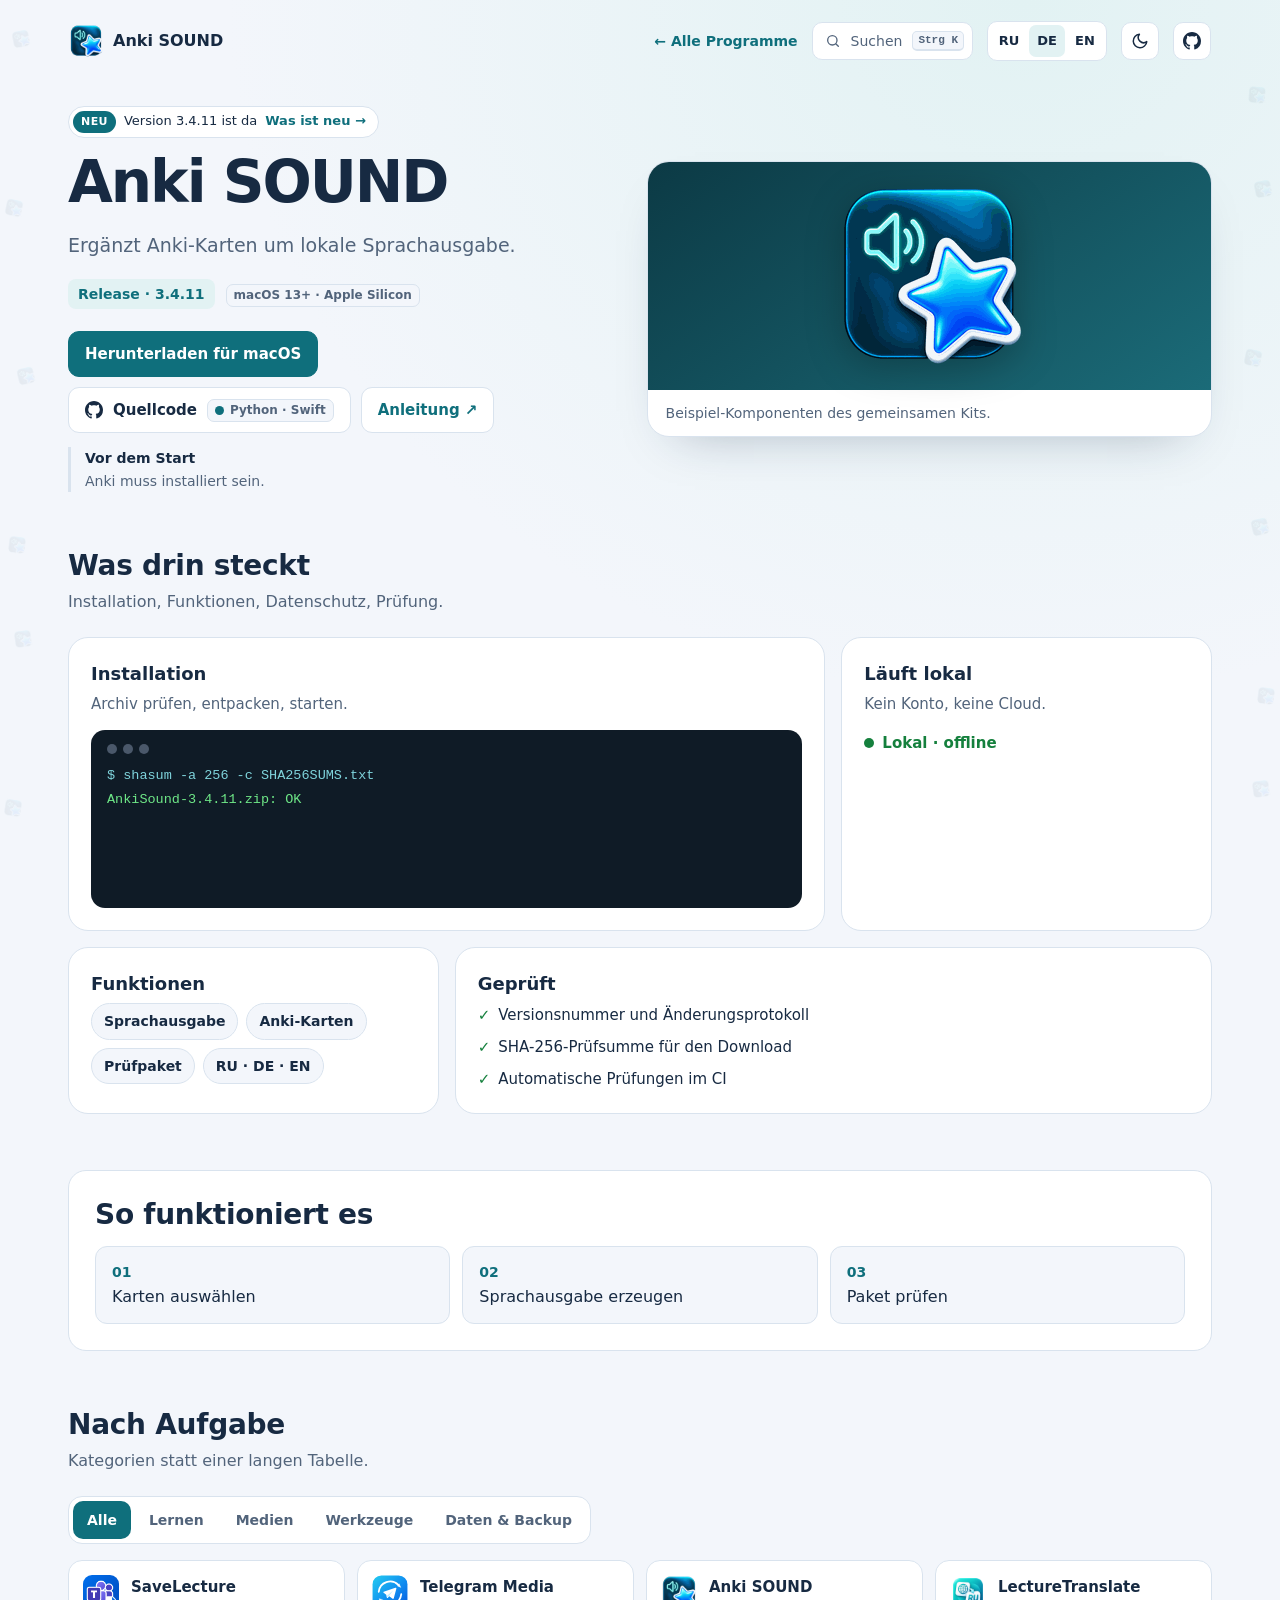
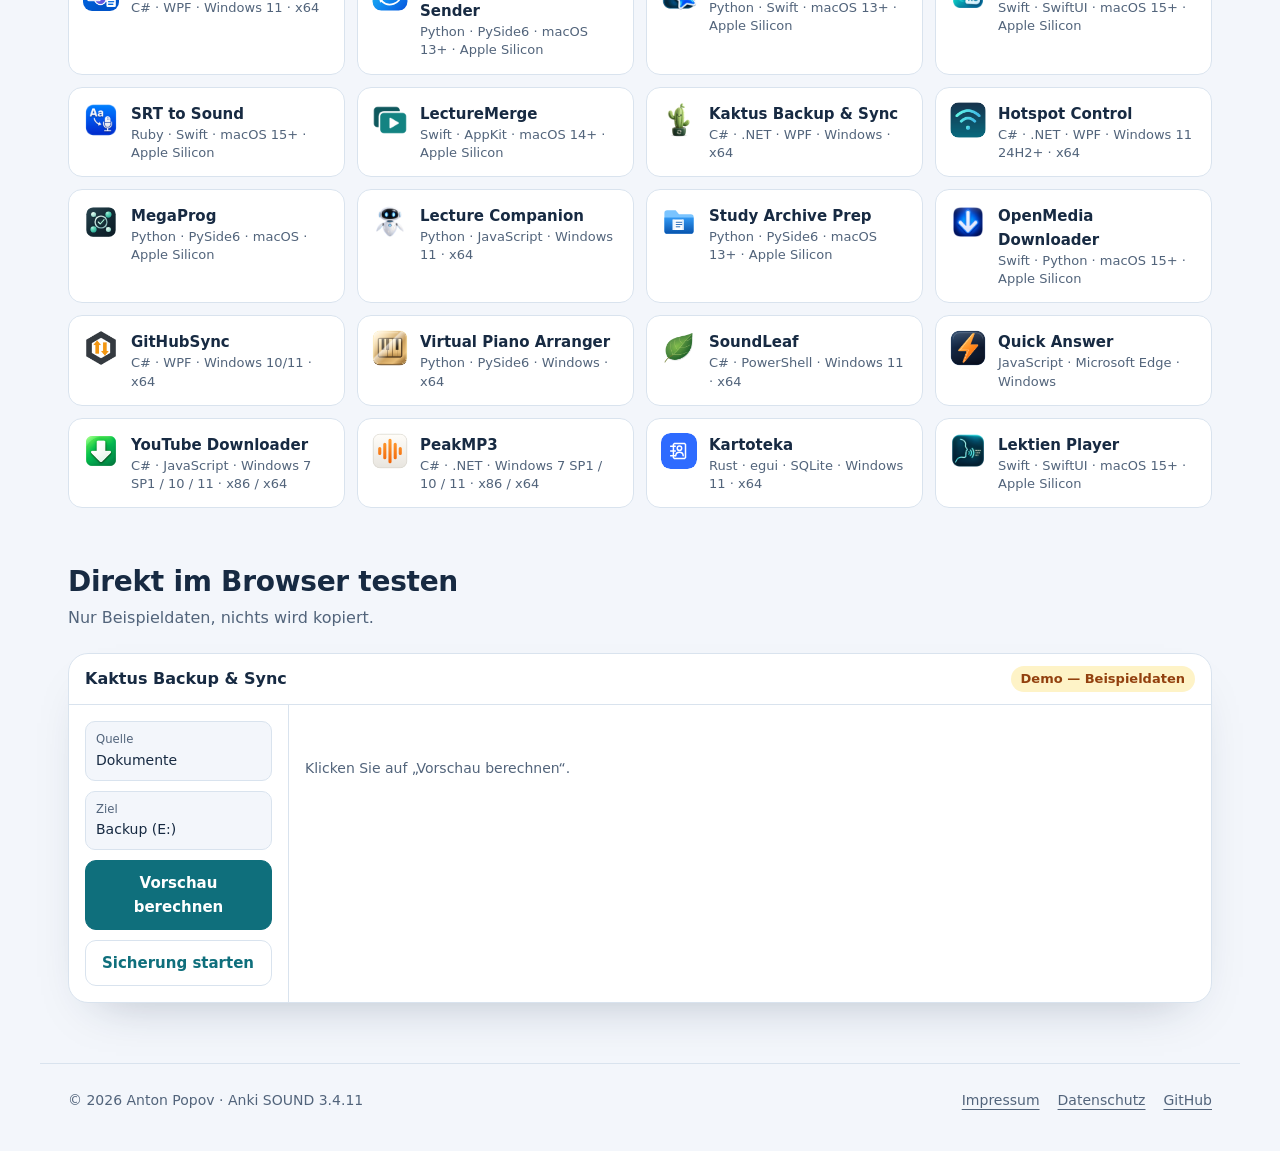
<file: assets/kit/demo.html>
<!doctype html>
<html lang="de">
<head>
<meta charset="utf-8">
<meta name="viewport" content="width=device-width, initial-scale=1">
<meta name="robots" content="noindex,nofollow">
<title>Kit demo</title>
<script>
/* demo only: language from ?lang=de|en|ru, set before the kit reads <html lang> */
(function () {
  var m = /[?&]lang=(de|en|ru)\b/.exec(location.search);
  if (m) document.documentElement.lang = m[1];
})();
</script>
<script src="kit-theme.js"></script>
<link rel="stylesheet" href="kit.css?v=2026.11.05-1">
<style>
/* Page accent: set it in the page's own CSS, in all three theme paths. */
:root{--ppk-accent:#0f6f7c}
:root[data-theme="dark"]{--ppk-accent:#3cc1cc}
@media (prefers-color-scheme:dark){:root:not([data-theme]){--ppk-accent:#3cc1cc}}
.demo-note{margin:18px auto 0;max-width:var(--ppk-shell);padding:0 28px;color:var(--ppk-muted);font-size:14px}
@media(max-width:640px){.demo-note{padding:0 16px}}
</style>
<script src="programs.js?v=2026.11.05-1" defer></script>
<script src="kit.js?v=2026.11.05-1" defer></script>
</head>
<body class="ppk-page">
<a class="ppk-skip" href="#main" data-t="skip">Zum Inhalt</a>

<div class="ppk-nav-wrap" id="ppk-nav-wrap">
  <nav class="ppk-nav" aria-label="Hauptnavigation" data-t-aria="nav">
    <a class="ppk-brand" href="demo.html"><img src="../app-icons/AnkiSound.png" alt="" width="34" height="34"><span>Anki SOUND</span></a>
    <span class="ppk-spacer"></span>
    <a class="ppk-back" href="https://popovantondev.github.io/popovantondev/index.html" data-t="back">← Alle Programme</a>
    <button class="ppk-search-btn" type="button" data-ppk-open-search aria-label="Programme durchsuchen" data-t-aria="search"><span data-t="searchText">Suchen</span><kbd data-t="kbd">Strg K</kbd></button>
    <div class="ppk-langs"><a href="demo.html?lang=ru" lang="ru" hreflang="ru">RU</a><a href="demo.html?lang=de" lang="de" hreflang="de">DE</a><a href="demo.html?lang=en" lang="en" hreflang="en">EN</a></div>
    <button class="ppk-icon-btn ppk-theme-btn" type="button" data-ppk-theme aria-label="Farbschema wechseln" data-t-aria="theme"></button>
    <a class="ppk-icon-btn ppk-gh-btn" href="https://github.com/popovantondev/AnkiSound" aria-label="GitHub"></a>
  </nav>
</div>

<main class="ppk-shell" id="main">
  <div class="ppk-hero">
    <div>
      <a class="ppk-pill" href="https://github.com/popovantondev/AnkiSound/blob/main/CHANGELOG.md"><span class="ppk-new" data-t="new">NEU</span><span data-t="pillText">Version 3.4.11 ist da</span> <span class="ppk-more" data-t="more">Was ist neu →</span></a>
      <h1>Anki SOUND</h1>
      <p class="ppk-lead" data-t="lead">Ergänzt Anki-Karten um lokale Sprachausgabe.</p>
      <span class="ppk-status">Release · 3.4.11</span> <span class="ppk-chip" style="margin-left:6px">macOS 13+ · Apple Silicon</span>
      <div class="ppk-actions">
        <a class="ppk-btn ppk-btn-primary" href="#" data-t="download">Herunterladen für macOS</a>
        <a class="ppk-btn ppk-btn-gh" href="https://github.com/popovantondev/AnkiSound"><span data-t="source">Quellcode</span> <span class="ppk-chip"><i class="ppk-dot"></i>Python · Swift</span></a>
        <a class="ppk-btn" href="#" data-t="guide">Anleitung ↗</a>
      </div>
      <p class="ppk-requirements"><strong data-t="reqTitle">Vor dem Start</strong><span data-t="req">Anki muss installiert sein.</span></p>
    </div>
    <figure class="ppk-preview">
      <div class="ppk-stage"><img src="../app-icons/AnkiSound.png" alt="" width="220" height="220"></div>
      <figcaption data-t="caption">Beispiel-Komponenten des gemeinsamen Kits.</figcaption>
    </figure>
  </div>

  <section class="ppk-bento-section ppk-section ppk-reveal">
    <h2 data-t="bentoTitle">Was drin steckt</h2>
    <p class="ppk-sub" data-t="bentoSub">Installation, Funktionen, Datenschutz, Prüfung.</p>
    <div class="ppk-bento">
      <div class="ppk-tile ppk-wide">
        <h3 data-t="instTitle">Installation</h3>
        <p data-t="instText">Archiv prüfen, entpacken, starten.</p>
        <div class="ppk-term" role="group" aria-label="Terminal">
          <div class="ppk-term-bar"><i></i><i></i><i></i></div>
          <div class="ppk-term-out">
            <div class="ppk-ps">$ shasum -a 256 -c SHA256SUMS.txt</div>
            <div class="ppk-ok">AnkiSound-3.4.11.zip: OK</div>
            <div class="ppk-ps">$ unzip AnkiSound-3.4.11.zip</div>
            <div class="ppk-dim">  Archive entpackt</div>
            <div class="ppk-ps">$ open "Anki SOUND.app"</div>
          </div>
        </div>
      </div>
      <div class="ppk-tile">
        <h3 data-t="localTitle">Läuft lokal</h3>
        <p data-t="localText">Kein Konto, keine Cloud.</p>
        <span class="ppk-live" data-t="localLive">Lokal · offline</span>
      </div>
      <div class="ppk-tile">
        <h3 data-t="featTitle">Funktionen</h3>
        <div class="ppk-chips"><span>Sprachausgabe</span><span>Anki-Karten</span><span>Prüfpaket</span><span>RU · DE · EN</span></div>
      </div>
      <div class="ppk-tile ppk-wide">
        <h3 data-t="checkTitle">Geprüft</h3>
        <ul class="ppk-checks"><li data-t="check1">Versionsnummer und Änderungsprotokoll</li><li data-t="check2">SHA-256-Prüfsumme für den Download</li><li data-t="check3">Automatische Prüfungen im CI</li></ul>
      </div>
    </div>
  </section>

  <section class="ppk-section ppk-process ppk-reveal">
    <h2 data-t="stepsTitle">So funktioniert es</h2>
    <ol class="ppk-flow"><li data-t="s1">Karten auswählen</li><li data-t="s2">Sprachausgabe erzeugen</li><li data-t="s3">Paket prüfen</li></ol>
  </section>

  <section class="ppk-section ppk-reveal" id="tabs-section">
    <h2 data-t="tabsTitle">Nach Aufgabe</h2>
    <p class="ppk-sub" data-t="tabsSub">Kategorien statt einer langen Tabelle.</p>
    <div class="ppk-tabs" role="tablist" id="tabs"></div>
    <div class="ppk-app-grid" id="grid"></div>
  </section>

  <section class="ppk-section ppk-demo-section ppk-reveal" id="demo">
    <h2 data-t="demoTitle">Direkt im Browser testen</h2>
    <p class="ppk-sub" data-t="demoSub">Nur Beispieldaten, nichts wird kopiert.</p>
    <div class="ppk-demo">
      <div class="ppk-demo-head"><span>Kaktus Backup &amp; Sync</span><span class="ppk-demo-label" data-t="demoLabel">Demo — Beispieldaten</span></div>
      <div class="ppk-demo-body">
        <div class="ppk-demo-side">
          <div class="ppk-field"><small data-t="from">Quelle</small>Dokumente</div>
          <div class="ppk-field"><small data-t="to">Ziel</small>Backup (E:)</div>
          <button class="ppk-btn ppk-btn-primary" type="button" id="demoPreview" data-t="preview">Vorschau berechnen</button>
          <button class="ppk-btn" type="button" id="demoRun" disabled data-t="run">Sicherung starten</button>
        </div>
        <div class="ppk-demo-main">
          <ul class="ppk-rows" id="demoRows"></ul>
          <div class="ppk-progress" id="demoBar" hidden><i></i></div>
          <div class="ppk-demo-empty" id="demoMsg" data-t="demoHint">Klicken Sie auf „Vorschau berechnen“.</div>
        </div>
      </div>
    </div>
  </section>
</main>

<footer class="ppk-footer">
  <span>© 2026 Anton Popov · Anki SOUND 3.4.11</span>
  <nav aria-label="Rechtliches" data-t-aria="legal"><a href="https://popovantondev.github.io/popovantondev/impressum.html">Impressum</a><a href="https://popovantondev.github.io/popovantondev/datenschutz.html">Datenschutz</a><a href="https://github.com/popovantondev/AnkiSound">GitHub</a></nav>
</footer>

<script>
(function () {
  var L = document.documentElement.lang;
  var T = {
    de: { skip: 'Zum Inhalt', nav: 'Hauptnavigation', back: '← Alle Programme', search: 'Programme durchsuchen', searchText: 'Suchen', kbd: 'Strg K', theme: 'Farbschema wechseln', legal: 'Rechtliches', 'new': 'NEU', pillText: 'Version 3.4.11 ist da', more: 'Was ist neu →', lead: 'Ergänzt Anki-Karten um lokale Sprachausgabe.', download: 'Herunterladen für macOS', source: 'Quellcode', guide: 'Anleitung ↗', reqTitle: 'Vor dem Start', req: 'Anki muss installiert sein.', caption: 'Beispiel-Komponenten des gemeinsamen Kits.', bentoTitle: 'Was drin steckt', bentoSub: 'Installation, Funktionen, Datenschutz, Prüfung.', instTitle: 'Installation', instText: 'Archiv prüfen, entpacken, starten.', localTitle: 'Läuft lokal', localText: 'Kein Konto, keine Cloud.', localLive: 'Lokal · offline', featTitle: 'Funktionen', checkTitle: 'Geprüft', check1: 'Versionsnummer und Änderungsprotokoll', check2: 'SHA-256-Prüfsumme für den Download', check3: 'Automatische Prüfungen im CI', stepsTitle: 'So funktioniert es', s1: 'Karten auswählen', s2: 'Sprachausgabe erzeugen', s3: 'Paket prüfen', tabsTitle: 'Nach Aufgabe', tabsSub: 'Kategorien statt einer langen Tabelle.', demoTitle: 'Direkt im Browser testen', demoSub: 'Nur Beispieldaten, nichts wird kopiert.', demoLabel: 'Demo — Beispieldaten', from: 'Quelle', to: 'Ziel', preview: 'Vorschau berechnen', run: 'Sicherung starten', demoHint: 'Klicken Sie auf „Vorschau berechnen“.', all: 'Alle', done: '✓ Fertig: 2 Dateien kopiert, 1 übersprungen. (Demo — nichts wurde kopiert.)', fNew: 'neu', fSame: 'gleich' },
    en: { skip: 'Skip to content', nav: 'Main navigation', back: '← All programs', search: 'Search programs', searchText: 'Search', kbd: 'Ctrl K', theme: 'Switch colour scheme', legal: 'Legal', 'new': 'NEW', pillText: 'Version 3.4.11 is out', more: "What's new →", lead: 'Adds local speech to Anki cards.', download: 'Download for macOS', source: 'Source code', guide: 'Guide ↗', reqTitle: 'Before you start', req: 'Anki must be installed.', caption: 'Sample components of the shared kit.', bentoTitle: "What's inside", bentoSub: 'Installation, features, privacy, checks.', instTitle: 'Installation', instText: 'Verify, extract, start.', localTitle: 'Runs locally', localText: 'No account, no cloud.', localLive: 'Local · offline', featTitle: 'Features', checkTitle: 'Checked', check1: 'Version number and changelog', check2: 'SHA-256 checksum for the download', check3: 'Automatic checks in CI', stepsTitle: 'How it works', s1: 'Pick cards', s2: 'Create speech', s3: 'Check the package', tabsTitle: 'By task', tabsSub: 'Categories instead of one long table.', demoTitle: 'Try it in the browser', demoSub: 'Sample data only, nothing is copied.', demoLabel: 'Demo — sample data', from: 'Source', to: 'Target', preview: 'Calculate preview', run: 'Start backup', demoHint: 'Click "Calculate preview".', all: 'All', done: '✓ Done: 2 files copied, 1 skipped. (Demo — nothing was copied.)', fNew: 'new', fSame: 'same' },
    ru: { skip: 'К содержимому', nav: 'Основная навигация', back: '← Все программы', search: 'Поиск по программам', searchText: 'Поиск', kbd: 'Ctrl K', theme: 'Сменить тему', legal: 'Правовая информация', 'new': 'НОВОЕ', pillText: 'Вышла версия 3.4.11', more: 'Что нового →', lead: 'Добавляет к карточкам Anki локальную озвучку.', download: 'Скачать для macOS', source: 'Исходный код', guide: 'Руководство ↗', reqTitle: 'Перед началом', req: 'Должен быть установлен Anki.', caption: 'Примеры компонентов общего набора.', bentoTitle: 'Что внутри', bentoSub: 'Установка, функции, данные, проверка.', instTitle: 'Установка', instText: 'Проверить, распаковать, запустить.', localTitle: 'Работает локально', localText: 'Без аккаунта и облака.', localLive: 'Локально · офлайн', featTitle: 'Функции', checkTitle: 'Проверено', check1: 'Номер версии и журнал изменений', check2: 'Контрольная сумма SHA-256 для загрузки', check3: 'Автоматические проверки в CI', stepsTitle: 'Как это работает', s1: 'Выбрать карточки', s2: 'Создать озвучку', s3: 'Проверить пакет', tabsTitle: 'По задачам', tabsSub: 'Категории вместо длинной таблицы.', demoTitle: 'Попробовать в браузере', demoSub: 'Только примерные данные, ничего не копируется.', demoLabel: 'Демо — примерные данные', from: 'Источник', to: 'Назначение', preview: 'Рассчитать предпросмотр', run: 'Начать копирование', demoHint: 'Нажмите «Рассчитать предпросмотр».', all: 'Все', done: '✓ Готово: скопировано 2 файла, пропущен 1. (Демо — ничего не копировалось.)', fNew: 'новый', fSame: 'без изменений' }
  }[L] || {};
  document.querySelectorAll('[data-t]').forEach(function (n) { if (T[n.getAttribute('data-t')]) n.textContent = T[n.getAttribute('data-t')]; });
  document.querySelectorAll('[data-t-aria]').forEach(function (n) { if (T[n.getAttribute('data-t-aria')]) n.setAttribute('aria-label', T[n.getAttribute('data-t-aria')]); });
  document.querySelectorAll('.ppk-langs a').forEach(function (a) { if (a.lang === L) a.setAttribute('aria-current', 'page'); });
  document.querySelectorAll('.ppk-pill .ppk-more').forEach(function () {});

  /* tabs + cards from PPK_PROGRAMS (same data as the palette) */
  document.addEventListener('DOMContentLoaded', function () {
  var P = window.PPK_PROGRAMS || [], C = window.PPK_CATEGORIES || {};
  var tabs = document.getElementById('tabs'), grid = document.getElementById('grid');
  function tab(key, label, selected) {
    var b = document.createElement('button'); b.type = 'button'; b.setAttribute('role', 'tab'); b.setAttribute('aria-selected', selected ? 'true' : 'false'); b.dataset.cat = key; b.textContent = label; tabs.appendChild(b);
  }
  tab('all', T.all || 'Alle', true);
  Object.keys(C).forEach(function (k) { tab(k, C[k][L] || C[k].de, false); });
  function showCards(cat) {
    grid.textContent = '';
    P.filter(function (p) { return cat === 'all' || p.category === cat; }).forEach(function (p, i) {
      var a = document.createElement('a'); a.className = 'ppk-app-card'; a.href = p.url[L] || p.url.de; a.style.animationDelay = (i * 25) + 'ms';
      var img = document.createElement('img'); img.src = p.icon; img.alt = ''; img.loading = 'lazy'; a.appendChild(img);
      var d = document.createElement('div'); var b = document.createElement('b'); b.textContent = p.name; var s = document.createElement('small'); s.textContent = p.stack + ' · ' + p.platform; d.appendChild(b); d.appendChild(s); a.appendChild(d);
      grid.appendChild(a);
    });
  }
  tabs.addEventListener('click', function (e) {
    var b = e.target.closest('button'); if (!b) return;
    tabs.querySelectorAll('button').forEach(function (x) { x.setAttribute('aria-selected', x === b ? 'true' : 'false'); });
    showCards(b.dataset.cat);
  });
  showCards('all');
  });

  /* demo frame behaviour (in memory only) */
  var files = [['Bewerbung_Praktikum.pdf', 'fNew', 'ppk-badge-ok'], ['Fotos/Urlaub_001.jpg', 'fSame', ''], ['Rechnungen/2026-11.pdf', 'fNew', 'ppk-badge-ok']];
  var rows = document.getElementById('demoRows'), bar = document.getElementById('demoBar'), msg = document.getElementById('demoMsg'), run = document.getElementById('demoRun');
  document.getElementById('demoPreview').addEventListener('click', function () {
    rows.textContent = ''; bar.hidden = true; msg.hidden = true; run.disabled = false;
    files.forEach(function (f) {
      var li = document.createElement('li'); var n = document.createElement('span'); n.textContent = f[0];
      var bd = document.createElement('span'); bd.className = 'ppk-badge ' + f[2]; bd.textContent = T[f[1]] || f[1]; li.appendChild(n); li.appendChild(bd); rows.appendChild(li);
    });
  });
  run.addEventListener('click', function () {
    bar.hidden = false; run.disabled = true; var fill = bar.firstElementChild, p = 0;
    var timer = setInterval(function () {
      p += 10; fill.style.width = p + '%';
      if (p >= 100) { clearInterval(timer); msg.hidden = false; msg.className = 'ppk-demo-empty ppk-demo-done'; msg.textContent = T.done; }
    }, 60);
  });
})();
</script>
</body>
</html>
</file>
<file: assets/kit/kit.css>
/* popovantondev shared kit: tokens, header, search palette, components, footer.
   Everything is prefixed ppk-. Pages set their accent in their own CSS (see demo.html).
   Kit tokens have zero specificity (:where), so any page rule overrides them regardless of load order. */

/* ---------- tokens ---------- */
:where(:root){color-scheme:light;
  --ppk-bg:#f3f6fb;--ppk-panel:#ffffff;--ppk-ink:#172a42;--ppk-muted:#52647b;--ppk-line:#d9e3ee;
  --ppk-accent:#0f6f7c;--ppk-accent-ink:#ffffff;--ppk-tint:#e2f2f3;--ppk-hero:#0c3a45;--ppk-hero-end:#1b6b78;
  --ppk-glass:rgba(255,255,255,.76);--ppk-term:#0f1b26;--ppk-term-ink:#d6e4ef;--ppk-term-ps:#7fd4dc;--ppk-term-ok:#6ee787;--ppk-term-dim:#8fa3b6;
  --ppk-ok:#15803d;--ppk-ok-bg:#dcfce7;--ppk-ok-fg:#166534;--ppk-warn-bg:#fef3c7;--ppk-warn-fg:#92400e;
  --ppk-focus:#1a5fd0;--ppk-shadow:0 22px 50px -30px rgba(22,43,72,.35);
  --ppk-radius-s:8px;--ppk-radius-m:12px;--ppk-radius-l:20px;--ppk-radius-pill:999px;
  --ppk-font:system-ui,-apple-system,"Segoe UI",sans-serif;--ppk-mono:ui-monospace,"Cascadia Code",Consolas,monospace;--ppk-shell:1200px}
:where([data-theme="dark"]){color-scheme:dark;
  --ppk-bg:#0c131b;--ppk-panel:#131d28;--ppk-ink:#e5edf5;--ppk-muted:#9badbf;--ppk-line:#233142;
  --ppk-accent:#3cc1cc;--ppk-accent-ink:#03262b;--ppk-tint:#11343a;--ppk-hero:#082a32;--ppk-hero-end:#145a65;
  --ppk-glass:rgba(19,29,40,.76);--ppk-term:#070d13;--ppk-term-ink:#d6e4ef;--ppk-term-ps:#7fd4dc;--ppk-term-ok:#6ee787;--ppk-term-dim:#8fa3b6;
  --ppk-ok:#4ade80;--ppk-ok-bg:#14532d;--ppk-ok-fg:#bbf7d0;--ppk-warn-bg:#78350f;--ppk-warn-fg:#fde68a;
  --ppk-focus:#7ab8ff;--ppk-shadow:0 22px 50px -30px rgba(0,0,0,.7)}
@media (prefers-color-scheme:dark){:where(:root:not([data-theme])){color-scheme:dark;
  --ppk-bg:#0c131b;--ppk-panel:#131d28;--ppk-ink:#e5edf5;--ppk-muted:#9badbf;--ppk-line:#233142;
  --ppk-accent:#3cc1cc;--ppk-accent-ink:#03262b;--ppk-tint:#11343a;--ppk-hero:#082a32;--ppk-hero-end:#145a65;
  --ppk-glass:rgba(19,29,40,.76);--ppk-term:#070d13;--ppk-term-ink:#d6e4ef;--ppk-term-ps:#7fd4dc;--ppk-term-ok:#6ee787;--ppk-term-dim:#8fa3b6;
  --ppk-ok:#4ade80;--ppk-ok-bg:#14532d;--ppk-ok-fg:#bbf7d0;--ppk-warn-bg:#78350f;--ppk-warn-fg:#fde68a;
  --ppk-focus:#7ab8ff;--ppk-shadow:0 22px 50px -30px rgba(0,0,0,.7)}}

/* ---------- base (only inside pages that opt in with class ppk-page on body) ---------- */
.ppk-page{margin:0;background:radial-gradient(ellipse at 80% 0,var(--ppk-tint),transparent 55%),var(--ppk-bg);background-attachment:fixed;color:var(--ppk-ink);font:16px/1.6 var(--ppk-font);transition:background-color .3s,color .3s}
.ppk-page *,.ppk-page *::before,.ppk-page *::after{box-sizing:border-box}
:where(.ppk-page a){color:var(--ppk-accent);text-underline-offset:4px}
:where(.ppk-page img){max-width:100%;height:auto}
:where(.ppk-page button){font:inherit;color:inherit}
.ppk-page :focus-visible,.ppk-overlay :focus-visible,.ppk-nav-wrap :focus-visible,.ppk-footer :focus-visible{outline:3px solid var(--ppk-focus);outline-offset:3px}
:where(.ppk-page h1),.ppk-title{font-size:clamp(34px,4.6vw,58px);line-height:1.05;letter-spacing:-.035em;margin:14px 0 18px}
:where(.ppk-page h2),.ppk-h2{font-size:clamp(22px,2.4vw,28px);line-height:1.25;letter-spacing:-.01em;margin:0 0 6px}
.ppk-page [hidden],.ppk-overlay[hidden]{display:none!important}
.ppk-shell{max-width:var(--ppk-shell);margin:0 auto;padding:0 28px}
.ppk-section{margin:56px 0;position:relative}
.ppk-sub{color:var(--ppk-muted);margin:0 0 22px}
.ppk-sr-only{position:absolute!important;width:1px;height:1px;margin:-1px;padding:0;overflow:hidden;clip:rect(0 0 0 0);white-space:nowrap;border:0}
.ppk-skip{position:absolute;left:12px;top:-60px;z-index:200;background:var(--ppk-panel);color:var(--ppk-ink);border:2px solid var(--ppk-focus);border-radius:var(--ppk-radius-m);padding:8px 14px;font-weight:700;text-decoration:none}
.ppk-skip:focus{top:12px}
html.ppk-lock{overflow:hidden}

/* ---------- icons (CSS masks, work without JS and without inline SVG) ---------- */
.ppk-search-btn::before,.ppk-gh-btn::before,.ppk-theme-btn::before,.ppk-btn-gh::before{content:"";flex:none;background:currentColor;-webkit-mask:var(--ppk-ico) center/contain no-repeat;mask:var(--ppk-ico) center/contain no-repeat}
.ppk-search-btn::before{--ppk-ico:url("data:image/svg+xml,%3Csvg xmlns='http://www.w3.org/2000/svg' viewBox='0 0 24 24' fill='none' stroke='black' stroke-width='2' stroke-linecap='round'%3E%3Ccircle cx='11' cy='11' r='7'/%3E%3Cpath d='m20 20-3.5-3.5'/%3E%3C/svg%3E");width:16px;height:16px}
.ppk-gh-btn::before,.ppk-btn-gh::before{--ppk-ico:url("data:image/svg+xml,%3Csvg xmlns='http://www.w3.org/2000/svg' viewBox='0 0 16 16'%3E%3Cpath d='M8 0C3.58 0 0 3.58 0 8c0 3.54 2.29 6.53 5.47 7.59.4.07.55-.17.55-.38 0-.19-.01-.82-.01-1.49-2.01.37-2.53-.49-2.69-.94-.09-.23-.48-.94-.82-1.13-.28-.15-.68-.52-.01-.53.63-.01 1.08.58 1.23.82.72 1.21 1.87.87 2.33.66.07-.52.28-.87.51-1.07-1.78-.2-3.64-.89-3.64-3.95 0-.87.31-1.59.82-2.15-.08-.2-.36-1.02.08-2.12 0 0 .67-.21 2.2.82.64-.18 1.32-.27 2-.27.68 0 1.36.09 2 .27 1.53-1.04 2.2-.82 2.2-.82.44 1.1.16 1.92.08 2.12.51.56.82 1.27.82 2.15 0 3.07-1.87 3.75-3.65 3.95.29.25.54.73.54 1.48 0 1.07-.01 1.93-.01 2.2 0 .21.15.46.55.38A8.013 8.013 0 0 0 16 8c0-4.42-3.58-8-8-8z'/%3E%3C/svg%3E");width:18px;height:18px}
.ppk-theme-btn::before{--ppk-ico:url("data:image/svg+xml,%3Csvg xmlns='http://www.w3.org/2000/svg' viewBox='0 0 24 24' fill='none' stroke='black' stroke-width='2' stroke-linecap='round' stroke-linejoin='round'%3E%3Cpath d='M21 12.8A9 9 0 1 1 11.2 3a7 7 0 0 0 9.8 9.8z'/%3E%3C/svg%3E");width:18px;height:18px}
:root[data-theme="dark"] .ppk-theme-btn::before{--ppk-ico:url("data:image/svg+xml,%3Csvg xmlns='http://www.w3.org/2000/svg' viewBox='0 0 24 24' fill='none' stroke='black' stroke-width='2' stroke-linecap='round'%3E%3Ccircle cx='12' cy='12' r='4.5'/%3E%3Cpath d='M12 2v2M12 20v2M4.9 4.9l1.4 1.4M17.7 17.7l1.4 1.4M2 12h2M20 12h2M4.9 19.1l1.4-1.4M17.7 6.3l1.4-1.4'/%3E%3C/svg%3E")}
@media (prefers-color-scheme:dark){:root:not([data-theme]) .ppk-theme-btn::before{--ppk-ico:url("data:image/svg+xml,%3Csvg xmlns='http://www.w3.org/2000/svg' viewBox='0 0 24 24' fill='none' stroke='black' stroke-width='2' stroke-linecap='round'%3E%3Ccircle cx='12' cy='12' r='4.5'/%3E%3Cpath d='M12 2v2M12 20v2M4.9 4.9l1.4 1.4M17.7 17.7l1.4 1.4M2 12h2M20 12h2M4.9 19.1l1.4-1.4M17.7 6.3l1.4-1.4'/%3E%3C/svg%3E")}}
.ppk-search-btn:has(svg)::before,.ppk-icon-btn:has(svg)::before,.ppk-btn-gh:has(svg)::before{display:none}

/* ---------- header: static markup, JS only improves it ---------- */
.ppk-nav-wrap{position:sticky;top:0;z-index:40;padding:10px 0 0}
.ppk-nav-wrap.ppk-floating{padding-inline:8px}
.ppk-nav{position:relative;isolation:isolate;max-width:var(--ppk-shell);margin:0 auto;display:flex;align-items:center;gap:14px;padding:10px 28px;border:1px solid transparent;border-radius:0;font:14px/1.3 var(--ppk-font);color:var(--ppk-ink);transition:border-color .25s,border-radius .25s}
/* Glass pill is a separate layer: the header jump to the pill changes layout once, the glass, blur and shadow only fade in (opacity), so scrolling past the threshold stays cheap. */
.ppk-nav::before{content:"";position:absolute;inset:-1px;z-index:-1;border-radius:inherit;background:var(--ppk-glass);-webkit-backdrop-filter:blur(14px) saturate(1.4);backdrop-filter:blur(14px) saturate(1.4);box-shadow:0 10px 30px -18px rgba(0,0,0,.35);opacity:0;pointer-events:none;transition:opacity .25s}
.ppk-nav *,.ppk-nav *::before,.ppk-nav *::after{box-sizing:border-box}
.ppk-floating .ppk-nav{max-width:980px;padding:8px 10px 8px 16px;border-color:var(--ppk-line);border-radius:var(--ppk-radius-pill)}
.ppk-floating .ppk-nav::before{opacity:1}
.ppk-brand{display:flex;align-items:center;gap:10px;min-width:0;font-size:16px;font-weight:750;color:var(--ppk-ink);text-decoration:none;white-space:nowrap}
.ppk-brand img{width:34px;height:34px;flex:none;border-radius:9px}
.ppk-brand span{overflow:hidden;text-overflow:ellipsis;padding:3px 4px 3px 0;margin:-3px -4px -3px 0}
.ppk-spacer{flex:1}
.ppk-back{display:inline-flex;align-items:center;min-height:38px;font-size:14px;font-weight:650;color:var(--ppk-accent);text-decoration:none;white-space:nowrap}
.ppk-back:hover{text-decoration:underline;text-underline-offset:4px}
.ppk-search-btn{display:none;align-items:center;gap:10px;min-height:38px;padding:6px 8px 6px 12px;border:1px solid var(--ppk-line);border-radius:10px;background:var(--ppk-panel);color:var(--ppk-muted);font:inherit;font-size:14px;cursor:pointer;transition:border-color .2s}
.ppk-search-btn:hover{border-color:var(--ppk-accent)}
html.ppk-js .ppk-search-btn{display:flex}
.ppk-search-btn kbd,.ppk-kbd{font:600 11px/1 var(--ppk-mono);border:1px solid var(--ppk-line);border-bottom-width:2px;border-radius:5px;padding:3px 5px;color:var(--ppk-muted);background:var(--ppk-bg)}
.ppk-langs{display:flex;gap:2px;padding:3px;border:1px solid var(--ppk-line);border-radius:10px;background:var(--ppk-panel)}
.ppk-langs a{display:grid;place-items:center;min-width:36px;min-height:32px;border-radius:7px;color:var(--ppk-ink);font-size:13px;font-weight:700;text-decoration:none}
.ppk-langs a:hover{background:var(--ppk-bg)}
.ppk-langs a[aria-current]{background:var(--ppk-tint);color:var(--ppk-ink)}
.ppk-icon-btn{display:grid;place-items:center;width:38px;height:38px;padding:0;border:1px solid var(--ppk-line);border-radius:10px;background:var(--ppk-panel);color:var(--ppk-ink);text-decoration:none;cursor:pointer;transition:border-color .2s}
.ppk-icon-btn:hover{border-color:var(--ppk-accent)}
.ppk-icon-btn svg{width:18px;height:18px}
html:not(.ppk-js) .ppk-theme-btn{display:none}

/* ---------- hero parts ---------- */
.ppk-hero{display:grid;grid-template-columns:minmax(0,1fr) minmax(0,1.05fr);gap:40px;align-items:center;margin:34px 0 10px}
.ppk-hero>*{min-width:0}
.ppk-pill{display:inline-flex;align-items:center;gap:8px;max-width:100%;padding:4px 12px 4px 4px;border:1px solid var(--ppk-line);border-radius:var(--ppk-radius-pill);background:var(--ppk-panel);color:var(--ppk-ink);font-size:13px;text-decoration:none;transition:border-color .2s,transform .2s}
.ppk-pill:hover{border-color:var(--ppk-accent);transform:translateY(-1px)}
.ppk-pill .ppk-new{flex:none;background:var(--ppk-accent);color:var(--ppk-accent-ink);border-radius:var(--ppk-radius-pill);padding:2px 8px;font-weight:800;font-size:11px;letter-spacing:.04em}
.ppk-pill .ppk-more{color:var(--ppk-accent);font-weight:650;white-space:nowrap}
.ppk-lead{margin:0 0 18px;color:var(--ppk-muted);font-size:19px}
.ppk-status{display:inline-block;padding:4px 10px;border-radius:var(--ppk-radius-s);background:var(--ppk-tint);color:var(--ppk-accent);font-size:14px;font-weight:700}
.ppk-actions{display:flex;flex-wrap:wrap;align-items:center;gap:10px;margin:22px 0 14px}
.ppk-btn{display:inline-flex;align-items:center;gap:10px;min-height:46px;padding:10px 16px;border:1px solid var(--ppk-line);border-radius:11px;background:var(--ppk-panel);color:var(--ppk-accent);font-size:15px;font-weight:700;text-decoration:none;cursor:pointer;transition:transform .15s,box-shadow .2s,border-color .2s}
.ppk-btn:hover{transform:translateY(-1px);box-shadow:0 8px 20px -12px rgba(0,0,0,.35);border-color:var(--ppk-accent)}
.ppk-btn-primary{background:var(--ppk-accent);border-color:var(--ppk-accent);color:var(--ppk-accent-ink)}
.ppk-btn-gh{color:var(--ppk-ink)}
.ppk-chip{display:inline-flex;align-items:center;gap:6px;padding:1px 7px;border:1px solid var(--ppk-line);border-radius:7px;background:var(--ppk-bg);color:var(--ppk-muted);font-size:12px;font-weight:600}
.ppk-dot{display:inline-block;width:9px;height:9px;border-radius:50%;background:var(--ppk-accent)}
.ppk-requirements{margin:0;padding-left:14px;border-left:3px solid var(--ppk-line);color:var(--ppk-muted);font-size:14px}
.ppk-requirements strong{display:block;color:var(--ppk-ink)}
.ppk-preview{position:relative;margin:0;overflow:hidden;border:1px solid var(--ppk-line);border-radius:22px;background:var(--ppk-panel);box-shadow:var(--ppk-shadow)}
.ppk-stage{display:grid;place-items:center;padding:18px;background:linear-gradient(145deg,var(--ppk-hero),var(--ppk-hero-end))}
.ppk-stage img{display:block;width:auto;max-height:470px;filter:drop-shadow(0 8px 18px rgba(0,0,0,.25))}
.ppk-preview figcaption{padding:12px 18px;color:var(--ppk-muted);font-size:14px}

/* ---------- bento ---------- */
.ppk-bento{display:grid;grid-template-columns:repeat(3,minmax(0,1fr));gap:16px}
.ppk-tile{position:relative;min-width:0;overflow:hidden;padding:22px;border:1px solid var(--ppk-line);border-radius:var(--ppk-radius-l);background:var(--ppk-panel)}
.ppk-tile h3{margin:0 0 4px;font-size:18px}
.ppk-tile p{margin:0 0 14px;color:var(--ppk-muted);font-size:15px}
.ppk-wide{grid-column:span 2}
.ppk-term{min-height:178px;overflow:hidden;padding:14px 16px;border-radius:14px;background:var(--ppk-term);color:var(--ppk-term-ink);font:13.5px/1.75 var(--ppk-mono)}
.ppk-term-bar{display:flex;gap:6px;margin-bottom:10px}
.ppk-term-bar i{width:10px;height:10px;border-radius:50%;background:#4a586a}
.ppk-term-out>div{overflow-wrap:anywhere}
.ppk-term .ppk-ps{color:var(--ppk-term-ps)}
.ppk-term .ppk-ok{color:var(--ppk-term-ok)}
.ppk-term .ppk-dim{color:var(--ppk-term-dim)}
.ppk-cursor{display:inline-block;width:8px;height:1.05em;background:var(--ppk-term-ink);vertical-align:-2px;animation:ppk-blink 1s steps(1) infinite}
@keyframes ppk-blink{50%{opacity:0}}
.ppk-chips{display:flex;flex-wrap:wrap;gap:8px}
.ppk-chips span{padding:6px 12px;border:1px solid var(--ppk-line);border-radius:var(--ppk-radius-pill);background:var(--ppk-bg);font-size:14px;font-weight:600;transition:transform .2s,border-color .2s}
.ppk-chips span:hover{transform:translateY(-2px);border-color:var(--ppk-accent)}
.ppk-live{display:inline-flex;align-items:center;gap:8px;color:var(--ppk-ok);font-size:15px;font-weight:700}
.ppk-live::before{content:"";width:10px;height:10px;border-radius:50%;background:var(--ppk-ok);box-shadow:0 0 0 0 rgba(22,163,74,.55);animation:ppk-pulse 2s infinite}
@keyframes ppk-pulse{70%{box-shadow:0 0 0 10px rgba(22,163,74,0)}100%{box-shadow:0 0 0 0 rgba(22,163,74,0)}}
.ppk-checks{display:grid;gap:8px;margin:0;padding:0;list-style:none;font-size:15px}
.ppk-checks li{overflow-wrap:anywhere}
.ppk-checks li::before{content:"\2713";margin-right:8px;color:var(--ppk-ok);font-weight:800}

/* ---------- steps ---------- */
.ppk-process{padding:26px;border:1px solid var(--ppk-line);border-radius:18px;background:var(--ppk-panel)}
.ppk-flow{display:grid;grid-template-columns:repeat(3,minmax(0,1fr));gap:12px;margin:14px 0 0;padding:0;list-style:none;counter-reset:ppk-step}
.ppk-flow li{padding:14px 16px;border:1px solid var(--ppk-line);border-radius:var(--ppk-radius-m);background:var(--ppk-bg)}
.ppk-flow li::before{counter-increment:ppk-step;content:counter(ppk-step,decimal-leading-zero);display:block;color:var(--ppk-accent);font-size:14px;font-weight:700}

/* ---------- tabs and program cards ---------- */
.ppk-tabs{display:inline-flex;flex-wrap:wrap;gap:4px;padding:4px;border:1px solid var(--ppk-line);border-radius:14px;background:var(--ppk-panel)}
.ppk-tabs button{padding:8px 14px;min-height:38px;border:0;border-radius:10px;background:transparent;color:var(--ppk-muted);font-size:14px;font-weight:650;cursor:pointer;transition:background-color .2s,color .2s}
.ppk-tabs button:hover{color:var(--ppk-ink)}
.ppk-tabs button[aria-selected="true"]{background:var(--ppk-accent);color:var(--ppk-accent-ink)}
.ppk-app-grid{display:grid;grid-template-columns:repeat(auto-fill,minmax(230px,1fr));gap:12px;margin-top:16px}
.ppk-app-card{display:flex;align-items:flex-start;gap:12px;padding:14px;border:1px solid var(--ppk-line);border-radius:14px;background:var(--ppk-panel);color:var(--ppk-ink);text-decoration:none;animation:ppk-fade .35s ease both;transition:border-color .2s,transform .2s}
.ppk-app-card:hover{border-color:var(--ppk-accent);transform:translateY(-2px)}
.ppk-app-card img{flex:none;width:36px;height:36px;border-radius:9px}
.ppk-app-card b{display:block;font-size:15px}
.ppk-app-card small{display:block;color:var(--ppk-muted);font-size:13px;line-height:1.4}
@keyframes ppk-fade{from{opacity:0;transform:translateY(6px)}}

/* ---------- demo frame ---------- */
.ppk-demo{overflow:hidden;border:1px solid var(--ppk-line);border-radius:var(--ppk-radius-l);background:var(--ppk-panel);box-shadow:var(--ppk-shadow)}
.ppk-demo-head{display:flex;flex-wrap:wrap;align-items:center;gap:10px;padding:12px 16px;border-bottom:1px solid var(--ppk-line);font-weight:700}
.ppk-demo-label{margin-left:auto;padding:3px 10px;border-radius:var(--ppk-radius-pill);background:var(--ppk-warn-bg);color:var(--ppk-warn-fg);font-size:13px;font-weight:700}
.ppk-demo-body{display:grid;grid-template-columns:220px minmax(0,1fr);min-height:250px}
.ppk-demo-side{display:grid;align-content:start;gap:10px;padding:16px;border-right:1px solid var(--ppk-line);font-size:14px}
.ppk-field{padding:8px 10px;border:1px solid var(--ppk-line);border-radius:10px;background:var(--ppk-bg)}
.ppk-field small{display:block;color:var(--ppk-muted)}
.ppk-demo-main{min-width:0;padding:16px}
.ppk-rows{display:grid;gap:6px;margin:0 0 12px;padding:0;list-style:none}
.ppk-rows li{display:grid;grid-template-columns:minmax(0,1fr) auto;gap:10px;align-items:center;padding:8px 12px;border:1px solid var(--ppk-line);border-radius:10px;font-size:14px;animation:ppk-fade .3s ease both}
.ppk-rows li>:first-child{overflow-wrap:anywhere}
.ppk-badge{padding:2px 8px;border-radius:6px;background:var(--ppk-tint);color:var(--ppk-ink);font-size:12px;font-weight:700}
.ppk-badge-ok{background:var(--ppk-ok-bg);color:var(--ppk-ok-fg)}
.ppk-badge-warn{background:var(--ppk-warn-bg);color:var(--ppk-warn-fg)}
.ppk-progress{height:8px;margin:10px 0;overflow:hidden;border:1px solid var(--ppk-line);border-radius:99px;background:var(--ppk-bg)}
.ppk-progress i{display:block;width:0;height:100%;background:var(--ppk-accent);transition:width .25s linear}
.ppk-demo-empty{padding:24px 0;color:var(--ppk-muted);font-size:14px}
.ppk-demo-done{color:var(--ppk-ok);font-weight:700}

/* ---------- search palette (built by kit.js) ---------- */
.ppk-overlay{position:fixed;inset:0;z-index:100;display:grid;place-items:start center;padding:12vh 16px 16px;background:rgba(8,15,24,.55);-webkit-backdrop-filter:blur(3px);backdrop-filter:blur(3px);font:16px/1.5 var(--ppk-font);color:var(--ppk-ink)}
.ppk-overlay *,.ppk-overlay *::before,.ppk-overlay *::after{box-sizing:border-box}
.ppk-palette{width:min(620px,100%);overflow:hidden;border:1px solid var(--ppk-line);border-radius:16px;background:var(--ppk-panel);box-shadow:0 30px 80px -20px rgba(0,0,0,.5);animation:ppk-pop .18s ease}
@keyframes ppk-pop{from{opacity:0;transform:translateY(-8px) scale(.98)}}
.ppk-phead{display:flex;align-items:center;border-bottom:1px solid var(--ppk-line)}
.ppk-palette-input{flex:1;min-width:0;padding:16px 18px;border:0;background:transparent;color:var(--ppk-ink);font:inherit;font-size:17px;outline:none}
.ppk-palette-input::placeholder{color:var(--ppk-muted);opacity:1}
.ppk-overlay .ppk-palette-input:focus-visible{outline:none}
.ppk-phead:focus-within{box-shadow:inset 0 -2px 0 var(--ppk-focus)}
.ppk-pclose{margin-right:12px;padding:6px 8px;border:1px solid var(--ppk-line);border-radius:7px;background:var(--ppk-bg);color:var(--ppk-muted);font:600 12px/1 var(--ppk-mono);cursor:pointer}
.ppk-plist{max-height:min(420px,55vh);margin:0;padding:6px;overflow:auto;list-style:none}
.ppk-pitem{display:flex;align-items:center;gap:12px;padding:9px 10px;border-radius:10px;color:var(--ppk-ink);text-decoration:none}
.ppk-pitem[aria-selected="true"]{background:var(--ppk-tint);box-shadow:inset 3px 0 0 var(--ppk-accent)}
.ppk-pitem img,.ppk-pletter{flex:none;width:30px;height:30px;border-radius:8px}
.ppk-pletter{display:grid;place-items:center;background:var(--ppk-accent);color:var(--ppk-accent-ink);font-weight:800}
.ppk-ptext{min-width:0}
.ppk-pname{display:block;font-weight:650}
.ppk-ptext small{display:block;overflow:hidden;color:var(--ppk-muted);font-size:12px;text-overflow:ellipsis;white-space:nowrap}
.ppk-pempty{margin:0;padding:22px 18px;color:var(--ppk-muted)}
.ppk-pfoot{display:flex;gap:14px;padding:9px 14px;border-top:1px solid var(--ppk-line);color:var(--ppk-muted);font-size:12px}

/* ---------- footer ---------- */
.ppk-footer{display:flex;flex-wrap:wrap;justify-content:space-between;gap:12px 16px;max-width:var(--ppk-shell);margin:60px auto 0;padding:26px 28px 40px;border-top:1px solid var(--ppk-line);color:var(--ppk-muted);font:14px/1.5 var(--ppk-font)}
.ppk-footer nav{display:flex;flex-wrap:wrap;gap:6px 18px}
.ppk-footer a{color:var(--ppk-muted);text-decoration:underline;text-underline-offset:4px}
.ppk-footer a:hover{color:var(--ppk-ink)}

/* ---------- long text (Guide pages): opt in with class ppk-prose ---------- */
.ppk-prose{line-height:1.7}
.ppk-prose table{display:block;max-width:100%;overflow-x:auto;border-collapse:collapse}
.ppk-prose th,.ppk-prose td{padding:8px 12px;border:1px solid var(--ppk-line);text-align:left;vertical-align:top}
.ppk-prose th{background:var(--ppk-tint)}
.ppk-prose pre,.ppk-prose code{font-family:var(--ppk-mono);font-size:.92em}
.ppk-prose pre{max-width:100%;overflow-x:auto;padding:14px 16px;border-radius:var(--ppk-radius-m);background:var(--ppk-term);color:var(--ppk-term-ink)}
.ppk-prose :not(pre)>code{padding:1px 6px;border-radius:6px;background:var(--ppk-tint)}
.ppk-prose blockquote{margin:1em 0;padding:2px 16px;border-left:3px solid var(--ppk-accent);color:var(--ppk-muted)}

/* ---------- scroll reveal (hidden state only exists when JS runs) ---------- */
html.ppk-js .ppk-reveal:not(.ppk-in){opacity:0;transform:translateY(14px)}
.ppk-reveal{transition:opacity .6s ease,transform .6s ease}

/* ---------- small screens ---------- */
@media (max-width:900px){.ppk-hero{grid-template-columns:1fr}.ppk-bento{grid-template-columns:1fr 1fr}}
@media (max-width:640px){
  .ppk-shell,.ppk-footer{padding-left:16px;padding-right:16px}
  .ppk-nav{gap:8px;padding:8px 12px}
  .ppk-back{font-size:0;justify-content:center;width:38px;padding:0}
  .ppk-back::before{content:"\2190";font-size:20px}
  .ppk-search-btn span,.ppk-search-btn kbd{display:none}
  .ppk-search-btn{padding:0;width:38px;justify-content:center}
  .ppk-langs a{min-width:32px}
  .ppk-bento{grid-template-columns:1fr}
  .ppk-wide{grid-column:auto}
  .ppk-flow{grid-template-columns:1fr}
  .ppk-demo-body{grid-template-columns:1fr}
  .ppk-demo-side{border-right:0;border-bottom:1px solid var(--ppk-line)}
  .ppk-demo-label{margin-left:0}
  .ppk-pfoot{display:none}
  .ppk-overlay{padding-top:8vh}
}
/* Phones: touch targets 44 px, the header is two full rows (name + theme + GitHub, then [back] search + language switch that fills the rest),
   it scrolls away with the page instead of sticking (two rows would eat a seventh of the screen), long names wrap instead of being cut. */
@media (max-width:640px){
  .ppk-icon-btn{width:44px;height:44px}
  .ppk-search-btn{width:44px;min-height:44px}
  .ppk-back{width:44px;min-height:44px}
  .ppk-langs a{min-width:40px;min-height:40px}
  .ppk-brand{min-height:44px}
  .ppk-tabs button{min-height:44px}
  .ppk-pill{min-height:40px;font-size:13px;flex-wrap:wrap;row-gap:2px;border-radius:20px}
  .ppk-pill .ppk-more{white-space:normal}
  .ppk-field small{font-size:12px}
  .ppk-pill .ppk-new{font-size:12px}
  .ppk-footer a{display:inline-flex;align-items:center;justify-content:center;min-height:40px;min-width:44px}
  /* Guide table of contents and disclosure rows: finger-sized rows (guides with their own class names carry the same rule in their own CSS) */
  .ppk-page .ppk-contents a{display:inline-flex;align-items:center;min-height:44px;min-width:44px}
  .ppk-page details>summary{padding-block:11px}
  .ppk-pclose{min-width:44px;min-height:44px;margin-right:6px;font-size:13px}
  .ppk-chip{font-size:12px}
}
@media (max-width:560px){
  .ppk-nav-wrap{position:static}
  .ppk-nav{flex-wrap:wrap;row-gap:8px;gap:8px}
  .ppk-nav::after{content:"";order:4;flex-basis:100%;height:0;margin:-8px 0 0}
  .ppk-brand{order:1;flex:1 1 0;min-width:0;white-space:normal;font-size:16px;line-height:1.15}
  .ppk-brand>span{overflow:visible;text-overflow:clip}
  .ppk-theme-btn{order:2}
  .ppk-gh-btn{order:3}
  .ppk-back{order:5;width:auto;padding:0 6px 0 0;font-size:14px;justify-content:flex-start}
  .ppk-back::before{content:none}
  .ppk-search-btn{order:6}
  .ppk-nav:not(:has(.ppk-langs)) .ppk-search-btn{order:2}
  .ppk-langs{order:7;flex:1 1 0;min-width:0;padding:2px}
  .ppk-langs a{flex:1 1 0}
  .ppk-spacer{display:none}
  .ppk-floating .ppk-nav{border-radius:26px;padding:8px 10px}
  .ppk-tile{padding:18px}
}
@media (max-width:359px){
  .ppk-back{font-size:0;width:44px;padding:0;justify-content:center}
  .ppk-back::before{content:"\2190";font-size:20px}
}

@media (prefers-reduced-motion:reduce){
  .ppk-nav-wrap,.ppk-nav,.ppk-nav::before,.ppk-pill,.ppk-btn,.ppk-chips span,.ppk-app-card,.ppk-reveal,.ppk-progress i,.ppk-page{transition:none!important}
  .ppk-palette,.ppk-app-card,.ppk-rows li,.ppk-cursor,.ppk-live::before{animation:none!important}
  html.ppk-js .ppk-reveal:not(.ppk-in){opacity:1;transform:none}
}
@media (forced-colors:active){.ppk-pitem[aria-selected="true"]{outline:2px solid Highlight}.ppk-tabs button[aria-selected="true"]{outline:2px solid Highlight}}

/* side decor (kit.js builds it on screens >= 1280px; nothing without JS) */
.ppk-decor{display:none}
@media (min-width:1280px){
  .ppk-decor{display:block;position:fixed;inset:0;z-index:0;overflow:hidden;pointer-events:none;container-type:inline-size;opacity:0;transition:opacity 1.2s ease}
  .ppk-decor.ppk-decor-on{opacity:1}
  .ppk-decor-side{position:absolute;top:0;bottom:0;width:calc((100cqi - var(--ppk-decor-shell,var(--ppk-shell)))/2);animation:ppk-decor-drift 90s ease-in-out infinite alternate;will-change:transform}
  .ppk-decor-l{left:0}
  .ppk-decor-r{right:0;animation-direction:alternate-reverse}
  .ppk-decor-i{--ppk-sz:clamp(18px,calc(var(--ppk-k,1) * ((100cqi - var(--ppk-decor-shell,var(--ppk-shell)))/2 - 28px)),72px);position:absolute;top:var(--ppk-y,0);left:calc(var(--ppk-x,.5) * (100% - 1.2 * var(--ppk-sz)) + .1 * var(--ppk-sz));width:var(--ppk-sz);height:var(--ppk-sz);object-fit:contain;opacity:.06;transform:rotate(var(--ppk-r,0deg));user-select:none}
  [data-theme="dark"] .ppk-decor-i{opacity:.08}
}
@keyframes ppk-decor-drift{from{transform:translateY(-10px)}to{transform:translateY(10px)}}
@media print{.ppk-decor{display:none!important}}
@media (prefers-reduced-motion:reduce){.ppk-decor{transition:none}.ppk-decor-side{animation:none;will-change:auto}}
/* very narrow phones: the technology chip goes under the source-code label instead of beside it in two tall blocks */
@media (max-width:420px){.ppk-btn-gh{flex-wrap:wrap;row-gap:6px}.ppk-btn-gh .ppk-chip{flex:1 0 100%;justify-content:center;text-align:center}}
</file>
<file: assets/catalog.css>
/* Catalog page on top of assets/kit/kit.css: accent, hero studio, category tabs, program cards.
   Colours come from the kit tokens (--ppk-*), so both themes work; only the studio hero keeps its own photograph colours. */
:root{--ppk-accent:#1d5bd0;--ppk-accent-ink:#ffffff;--ppk-tint:#e4edff}
:root[data-theme="dark"]{--ppk-accent:#6ea8ff;--ppk-accent-ink:#071a38;--ppk-tint:#12294d}
@media (prefers-color-scheme:dark){:root:not([data-theme]){--ppk-accent:#6ea8ff;--ppk-accent-ink:#071a38;--ppk-tint:#12294d}}

html{scroll-behavior:smooth;scroll-padding-top:84px}
main.ppk-shell{padding-bottom:8px}
.eyebrow{margin:0 0 6px;color:var(--ppk-accent);font-size:12px;font-weight:750;letter-spacing:.12em;text-transform:uppercase}

/* ---------- section head and controls ---------- */
.catalog-top{display:flex;align-items:flex-end;justify-content:space-between;gap:20px;margin-bottom:20px}
.catalog-top h2{margin:0}
.result-count{color:var(--ppk-muted);font-size:14px;font-variant-numeric:tabular-nums}
.catalog-controls{display:flex;flex-wrap:wrap;align-items:center;justify-content:space-between;gap:14px 18px;margin-bottom:22px}
.catalog-filters{display:flex;flex-wrap:wrap;align-items:center;gap:12px}
.filters{display:flex;flex-wrap:wrap;gap:6px}
.filters button{min-height:44px;padding:8px 14px;border:1px solid var(--ppk-line);border-radius:var(--ppk-radius-pill);background:var(--ppk-panel);color:var(--ppk-muted);font-size:14px;font-weight:650;cursor:pointer;transition:border-color .2s,color .2s}
.filters button:hover{border-color:var(--ppk-accent);color:var(--ppk-ink)}
.filters button[aria-pressed="true"]{border-color:var(--ppk-accent);background:var(--ppk-tint);color:var(--ppk-ink)}
.ppk-tabs button{min-height:44px}
.search input{width:260px;max-width:100%;min-height:44px;padding:9px 14px;border:1px solid var(--ppk-line);border-radius:var(--ppk-radius-pill);background:var(--ppk-panel);color:var(--ppk-ink);font:inherit;font-size:16px}
.search input::placeholder{color:var(--ppk-muted);opacity:1}
.search input:focus-visible{border-color:var(--ppk-focus)}

/* ---------- program cards ---------- */
.projects{display:grid;grid-template-columns:repeat(2,minmax(0,1fr));gap:18px}
.project{display:flex;flex-direction:column;min-width:0;padding:24px;border:1px solid var(--ppk-line);border-radius:var(--ppk-radius-l);background:var(--ppk-panel);box-shadow:var(--ppk-shadow);transition:border-color .2s,transform .2s}
.project:hover{border-color:var(--ppk-accent);transform:translateY(-2px)}
.project-heading{display:flex;align-items:center;justify-content:space-between;gap:16px;margin-bottom:16px}
.project-heading>*{min-width:0}
.project-badge{order:2;display:grid;place-items:center;flex:none;width:76px;height:76px;border:1px solid var(--ppk-line);border-radius:20px;background:#e8eef6}
:root[data-theme="dark"] .project-badge{border-color:transparent;background:transparent}
@media (prefers-color-scheme:dark){:root:not([data-theme]) .project-badge{border-color:transparent;background:transparent}}
.project-icon{display:block;width:60px;height:60px;object-fit:contain}
.platform{order:1;color:var(--ppk-muted);font-size:14px;overflow-wrap:anywhere}
.project-title-row{display:flex;flex-wrap:wrap;align-items:center;justify-content:space-between;gap:10px;margin-bottom:8px}
.project h2{margin:0;font-size:23px;letter-spacing:-.02em;overflow-wrap:anywhere}
.project h2 a{color:var(--ppk-ink);text-decoration:none}
.project h2 a:hover{color:var(--ppk-accent)}
/* phones: the title link is a finger-sized target (the extra padding is cancelled by the negative margin, the look stays) */
@media(pointer:coarse),(max-width:700px){.project h2 a{display:inline-block;padding:6px 0;margin:-6px 0}}
.project-meta{display:flex;flex-wrap:wrap;align-items:center;gap:8px;margin:0}
.status{display:inline-block;padding:3px 9px;border-radius:7px;background:var(--ppk-ok-bg);color:var(--ppk-ok-fg);font-size:13px;font-weight:700}
.status.preview{background:var(--ppk-warn-bg);color:var(--ppk-warn-fg)}
.status.source{border:1px solid var(--ppk-line);background:var(--ppk-bg);color:var(--ppk-muted)}
.description{flex:1;margin:16px 0;color:var(--ppk-muted);font-size:15px}
.collection-notice{margin:4px 0 14px;padding:8px 12px;border-left:3px solid var(--ppk-accent);border-radius:0 8px 8px 0;background:var(--ppk-tint);color:var(--ppk-ink);font-size:14px;line-height:1.55}
.requirements{margin-bottom:18px;padding-top:12px;border-top:1px solid var(--ppk-line);color:var(--ppk-muted);font-size:14px}
.requirements summary{cursor:pointer;list-style-position:inside}
@media(max-width:700px){.requirements summary{display:flex;align-items:center;min-height:44px;margin-top:-6px}.requirements summary::marker{content:none}.requirements summary::before{content:"\25B8";flex:none;width:1.3em;color:var(--ppk-muted)}.requirements[open] summary::before{content:"\25BE"}}
.requirements p{margin:10px 0 0;overflow-wrap:anywhere}
.actions{display:flex;flex-wrap:wrap;gap:8px}
.project .actions .ppk-btn{min-height:44px;padding:8px 12px;font-size:14px;white-space:normal;overflow-wrap:anywhere;max-width:100%}
.project .actions .ppk-btn-gh::before{width:16px;height:16px}
.actions .support-link{border-color:transparent;background:transparent;color:var(--ppk-muted);font-weight:600;text-decoration:underline;text-underline-offset:4px}
.try-demo{display:inline-flex;align-items:center;gap:7px;min-height:44px;padding:8px 12px;border:1px solid #f0be7c;border-radius:10px;background:#fff4e3;color:#974609;font-size:14px;font-weight:700;line-height:1.35;text-decoration:none}
.try-demo:hover{background:#ffe8c5}
.empty{padding:34px;border:1px solid var(--ppk-line);border-radius:var(--ppk-radius-l);background:var(--ppk-panel);color:var(--ppk-muted);text-align:center}
.catalog-note{margin:26px 0 0;font-size:14px}

/* The SVG owns its rounded outline: do not clip the banner image with another CSS radius. */
.demo-feature-row{display:grid;grid-template-columns:repeat(2,minmax(0,1fr));gap:20px;max-width:1100px;margin:22px auto 8px}
.peak-demo-feature{display:block;min-width:0;transition:transform .18s ease}
/* The shadow follows the SVG's rounded outline (drop-shadow); a box-shadow would paint a square behind the corners. */
.peak-demo-feature img{display:block;width:100%;height:auto;border-radius:0;box-shadow:none;filter:drop-shadow(0 8px 14px #37270c14)}
.piano-demo-feature img{filter:drop-shadow(0 8px 14px #0d0f1226)}
.peak-demo-feature:hover,.peak-demo-feature:focus-visible{transform:translateY(-2px)}
/* Phone version of the two banners: real text (the SVG text is 7 px on a 360 px screen). */
.demo-m{display:none}
@media(max-width:760px){
.demo-feature-row{grid-template-columns:1fr;gap:14px}
.peak-demo-feature{--dm-bg:linear-gradient(135deg,#fff8e8,#e5d4b3);--dm-line:#ad8d61;--dm-eyebrow:#9a4a0c;--dm-title:#292820;--dm-sub:#5a4a34;--dm-btn:linear-gradient(#d4600a,#b04403);--dm-btn-ink:#fff;--dm-btn-line:#8f3a04}
.piano-demo-feature{--dm-bg:linear-gradient(135deg,#23262b,#0f1114);--dm-line:#c69c61;--dm-eyebrow:#dfb87c;--dm-title:#f1ece3;--dm-sub:#c5c2bc;--dm-btn:linear-gradient(#e5c38d,#c69c61);--dm-btn-ink:#2a200f;--dm-btn-line:#8f6a2f}
.peak-demo-feature>img{display:none}
.peak-demo-feature{text-decoration:none}.peak-demo-feature .demo-m{display:grid;grid-template-columns:minmax(0,1fr) auto;grid-template-areas:"eyebrow eyebrow" "copy art" "btn btn";gap:12px 14px;align-items:center;padding:18px 16px 16px;border:2px solid var(--dm-line);border-radius:20px;background:var(--dm-bg);box-shadow:0 8px 14px -8px #0003}
.demo-m-eyebrow{grid-area:eyebrow;color:var(--dm-eyebrow);font-size:12px;font-weight:700;letter-spacing:.1em;line-height:1.35}
.demo-m-copy{grid-area:copy;display:grid;gap:6px;min-width:0}
.demo-m-title{display:block;color:var(--dm-title);font-size:22px;line-height:1.18;letter-spacing:-.01em;margin-bottom:4px}
.demo-m-sub{display:block;color:var(--dm-sub);font-size:14px;line-height:1.4}
.demo-m-art{grid-area:art;display:block;width:auto;height:132px;max-width:96px;object-fit:contain;filter:drop-shadow(0 6px 10px #0004)}
.demo-m-btn{grid-area:btn;display:flex;align-items:center;justify-content:center;min-height:48px;padding:10px 14px;border:1px solid var(--dm-btn-line);border-radius:12px;background:var(--dm-btn);color:var(--dm-btn-ink);font-size:16px;font-weight:700;text-align:center}
.peak-demo-feature{filter:none}
}
@media(prefers-reduced-motion:reduce){.peak-demo-feature{transition:none}.peak-demo-feature:hover,.peak-demo-feature:focus-visible{transform:none}}

/* ---------- approved photographic studio: only application windows are projected into the screen planes ---------- */
.hero.hero-studio{margin:18px 0 0}
.hero-studio .scene{position:absolute;left:0;top:0;width:2048px;height:768px;transform:scale(var(--scale,1));transform-origin:0 0}.hero-studio .photograph{display:block;position:absolute;inset:0;width:2048px;height:768px}.hero-studio .desktop{position:absolute;left:0;top:0;width:1600px;height:900px;transform-origin:0 0;overflow:hidden;pointer-events:none;border-radius:10px}.hero-studio .app{position:absolute;height:auto;display:block;filter:drop-shadow(0 12px 15px #0006);border-radius:9px}.hero-studio .translator{left:24px;top:25px;width:1160px}.hero-studio .sender-window{position:absolute;left:500px;top:40px;width:1040px;border-radius:12px;overflow:hidden;box-shadow:0 14px 28px #0006;border:1px solid #ffffffaa;background:#f4f6fb}.hero-studio .titlebar{position:relative;display:flex;align-items:center;justify-content:center;height:32px;background:linear-gradient(#f7f7f8,#dfdfe1);color:#46464b;font:15px/1 system-ui;letter-spacing:0}.hero-studio .traffic{position:absolute;left:13px;display:flex;gap:8px}.hero-studio .traffic i{width:12px;height:12px;background:#ff6058;border-radius:50%;border:1px solid #d94d47}.hero-studio .traffic i:nth-child(2){background:#ffbd2e;border-color:#d9a125}.hero-studio .traffic i:nth-child(3){background:#28c840;border-color:#1ca932}.hero-studio .sender-window>img{display:block;width:100%;height:auto}.hero-studio .peak{left:210px;top:24px;width:470px;border-radius:12px}.hero-studio .quick{left:790px;top:20px;width:560px;border-radius:7px}
.hero.hero-studio{display:block;position:relative;container-type:inline-size;isolation:isolate;min-height:0;padding:0;border:0;border-radius:26px;overflow:hidden;background:#062048;color:#f7fbff;aspect-ratio:8/3;grid-template-columns:none;gap:0}
.hero-studio .studio-art{position:absolute;inset:0;overflow:hidden;pointer-events:none;container-type:inline-size;background:linear-gradient(135deg,#041a3f,#0a3a86 55%,#062048)}
/* No jump on reload: the scale comes from the CSS width of the art (no script needed), the scene stays hidden until its pictures
   are decoded (catalog.js adds .is-ready), and the hero keeps its 8:3 box meanwhile. */
/* The scale is set by catalog.js (--scale = art width / 2048) on every engine. iOS Safari left tan(atan2(100cqw,2048px)) unscaled (only a corner of the photograph showed), so the CSS-only form is kept just for visitors without scripts. */
@media(scripting:none){@supports (transform:scale(tan(atan2(1px,1px)))){.hero-studio .scene{transform:scale(tan(atan2(100cqw,2048px)))}}}
.hero-studio .scene{opacity:0;transition:opacity .25s ease}
.hero-studio .studio-art.is-ready .scene{opacity:1}
@media(scripting:none){.hero-studio .scene{opacity:1;transition:none}}
@media(prefers-reduced-motion:reduce){.hero-studio .scene{transition:none}}
.hero-studio .hero-copy{position:absolute;left:34%;top:15.4%;width:32%;max-width:none;padding:0;text-align:center;color:#f7fbff;text-shadow:0 2px 12px #00163d20}
.hero-studio .eyebrow{color:#00b7ff;font-size:.9277cqw;line-height:1.3;font-weight:750;letter-spacing:.0977cqw;margin:0 0 1.2695cqw;text-transform:uppercase}
.hero-studio h1{font-size:3.125cqw;line-height:1.12;letter-spacing:-.0977cqw;margin:0 0 1.1719cqw;max-width:none;color:#f7fbff}
.hero-studio h1 span{display:block;white-space:nowrap}
.hero-studio .lead{color:#b8d1f0;font-size:1.2695cqw;line-height:1.4;max-width:29.2969cqw;margin:0 auto 1.3672cqw}
.hero-studio .hero-actions{display:flex;align-items:center;justify-content:center;flex-wrap:nowrap;gap:1.5625cqw}
.hero-studio .hero-actions a{display:inline-flex;align-items:center;justify-content:center;gap:.5859cqw;min-height:3.125cqw;font-size:1.0254cqw;font-weight:700;text-decoration:none;white-space:nowrap;color:#e3efff}
.hero-studio .hero-actions span{margin:0}
.hero-studio .hero-actions .primary{padding:.7324cqw 1.3672cqw;background:linear-gradient(#fff,#edf5ff);color:#0872f3;border:1px solid #dceafa;border-radius:999px;box-shadow:0 8px 22px #0010393b;text-shadow:none}
.hero-studio .hero-actions a+ a{border-bottom:0}
.hero-studio .hero-meta{display:flex;align-items:center;justify-content:center;flex-wrap:nowrap;gap:1.0742cqw;color:#a8c8ef;font-size:.8789cqw;line-height:1.4;margin:1.6602cqw 0 0;white-space:nowrap}
.hero-studio .hero-meta span+span:before{content:'·';margin-right:1.0742cqw;color:#6c95c5}
html[lang=en] .hero-studio h1{font-size:3.3203cqw}
html[lang=de] .hero-studio h1{font-size:2.5879cqw;letter-spacing:-.0781cqw}
html[lang=de] .hero-studio .lead{font-size:1.1719cqw}

@media(max-width:1000px){
.hero.hero-studio{aspect-ratio:auto;padding:0 20px 28px}
.hero-studio .studio-art{position:relative;aspect-ratio:1748/768;margin:0 -20px;--scene-w:1748}
/* Text sits below the picture here, so the 470px of empty table between the two laptops is cut out: the photograph is drawn as two pieces
   (left to x=950, right from x=1150 of the original, 100px cross-fade) and the Windows laptop with its screens moves 300px closer. catalog.js reads --scene-w. */
.hero-studio .photograph{display:none}
.hero-studio .scene::before,.hero-studio .scene::after{content:"";position:absolute;z-index:-1;top:0;height:768px;background:url(studio/studio-desktops.webp) no-repeat;background-size:2048px 768px}
.hero-studio .scene::before{left:0;width:950px}
.hero-studio .scene::after{left:850px;width:898px;background-position:-1150px 0;-webkit-mask-image:linear-gradient(90deg,transparent,#000 100px);mask-image:linear-gradient(90deg,transparent,#000 100px)}
.hero-studio .windows-desktop{translate:-300px 0}
.hero-studio .hero-copy{position:relative;left:auto;top:auto;width:100%;max-width:640px;margin:0 auto}
.hero-studio .eyebrow{font-size:12px;letter-spacing:1.2px;margin:8px 0 16px}
.hero-studio h1,html[lang=en] .hero-studio h1,html[lang=de] .hero-studio h1{font-size:clamp(26px,5vw,42px);letter-spacing:-1px;margin:0 0 18px}
.hero-studio h1 span{white-space:normal}
.hero-studio .lead,html[lang=de] .hero-studio .lead{font-size:16px;max-width:580px;margin:0 auto 22px}
.hero-studio .hero-actions{flex-wrap:wrap;gap:16px}
.hero-studio .hero-actions a{font-size:15px;min-height:44px;white-space:normal;gap:10px;max-width:100%}
.hero-studio .hero-actions .primary{padding:12px 20px}
.hero-studio .hero-meta{flex-wrap:wrap;font-size:12px;gap:10px;margin-top:22px;white-space:normal}
.hero-studio .hero-meta span+span:before{margin-right:10px}
}
@media(max-width:700px){
/* Phones: the studio photograph sits inside the card with a margin, so both laptops are whole (the card's rounded corners and its edge no longer touch them) */
.hero.hero-studio{padding:0 14px 28px}
.hero-studio .studio-art{margin:14px 0 0;border-radius:16px}
.projects{grid-template-columns:1fr;gap:16px}
.project{padding:20px}
.catalog-top h2{font-size:24px}
.catalog-controls,.catalog-filters{align-items:stretch}
.search,.search input,.filters{width:100%}
}
@media(max-width:400px){.catalog-top{flex-wrap:wrap}.ppk-tabs button{padding:8px 11px}}
/* very narrow phones: the three facts wrap as whole items, no dot is left at the start of a line */
@media(max-width:400px){.hero-studio .hero-meta{gap:4px 16px}.hero-studio .hero-meta span{white-space:nowrap}.hero-studio .hero-meta span+span:before{content:none}}
@media(prefers-reduced-motion:reduce){html{scroll-behavior:auto}.project,.filters button{transition:none}.project:hover{transform:none}}

/* ---------- program ticker (profile only) ---------- */
.marquee-section h2{margin:0 0 6px}
.marquee{overflow:hidden;padding:6px 0;margin-top:14px;-webkit-mask-image:linear-gradient(90deg,transparent,#000 8%,#000 92%,transparent);mask-image:linear-gradient(90deg,transparent,#000 8%,#000 92%,transparent)}
.marquee-track{display:flex;width:max-content;animation:marquee-scroll 60s linear infinite}
.marquee-reverse .marquee-track{animation-direction:reverse;animation-duration:70s}
.marquee-set{display:flex;gap:16px;padding-right:16px}
.marquee:hover .marquee-track,.marquee:focus-within .marquee-track{animation-play-state:paused}
@keyframes marquee-scroll{to{transform:translateX(-50%)}}
.marquee-card{display:block;width:250px;flex:none;overflow:hidden;border:1px solid var(--ppk-line);border-radius:16px;background:var(--ppk-panel);color:var(--ppk-ink);text-decoration:none;transition:transform .2s,box-shadow .2s}
.marquee-card:hover,.marquee-card:focus-visible{transform:translateY(-3px);box-shadow:var(--ppk-shadow)}
.marquee-card:focus-visible{outline:2px solid var(--ppk-focus);outline-offset:2px}
.marquee-shot{display:grid;place-items:center;height:132px;background:linear-gradient(145deg,var(--ppk-hero),var(--ppk-hero-end))}
.marquee-shot img{width:64px;height:64px;object-fit:contain}
.marquee-meta{display:block;padding:10px 12px}
.marquee-meta b{display:block;font-size:14px;line-height:1.2}
.marquee-meta small{display:block;color:var(--ppk-muted);font-size:12px;overflow:hidden;text-overflow:ellipsis;white-space:nowrap}
.hint-touch{display:none}
@media(prefers-reduced-motion:reduce){.marquee-track{animation:none}.marquee{overflow-x:auto;-webkit-mask-image:none;mask-image:none}.marquee-set[aria-hidden="true"]{display:none}.marquee-card{transition:none}.marquee-card:hover,.marquee-card:focus-visible{transform:none}.hint-pointer{display:none}.hint-touch{display:inline}}
/* Touch screens have no hover to pause the ticker: it becomes a row you swipe (one copy, snap, fade only on the right edge). */
@media(hover:none) and (pointer:coarse){.marquee{overflow-x:auto;-webkit-overflow-scrolling:touch;scroll-snap-type:x proximity;scrollbar-width:none;-webkit-mask-image:linear-gradient(90deg,#000 90%,transparent);mask-image:linear-gradient(90deg,#000 90%,transparent)}.marquee::-webkit-scrollbar{display:none}.marquee-track{animation:none}.marquee-set[aria-hidden="true"]{display:none}.marquee-card{scroll-snap-align:start}.marquee-set{padding-left:0}.hint-pointer{display:none}.hint-touch{display:inline}}
</file>
<file: assets/about.css>
/* Über mich, Impressum, Datenschutz — auf den Tokens und Komponenten des gemeinsamen Kits (assets/kit/kit.css).
   Die Farben unten verweisen auf --ppk-*, damit helles und dunkles Design ohne weitere Regeln funktionieren. */
:root{--ppk-accent:#1d5bd0;--ppk-accent-ink:#ffffff;--ppk-tint:#e4edff}
:root[data-theme="dark"]{--ppk-accent:#6ea8ff;--ppk-accent-ink:#071a38;--ppk-tint:#12294d}
@media (prefers-color-scheme:dark){:root:not([data-theme]){--ppk-accent:#6ea8ff;--ppk-accent-ink:#071a38;--ppk-tint:#12294d}}
:root {
  --ink: var(--ppk-ink);
  --muted: var(--ppk-muted);
  --blue: var(--ppk-accent);
  --blue-ink: var(--ppk-accent);
  --blue-soft: var(--ppk-tint);
  --blue-line: var(--ppk-line);
  --line: var(--ppk-line);
  --card-line: var(--ppk-line);
  --card-text: var(--ppk-muted);
  --surface: var(--ppk-panel);
  --bg: var(--ppk-bg);
  --focus: var(--ppk-focus);
  --on-blue: var(--ppk-accent-ink);
  --shadow-card: var(--ppk-shadow);
  --shadow-photo: var(--ppk-shadow);
  --shadow-lift: 0 6px 14px #276ce624;
  --card-line-hover: var(--ppk-accent);
  --icon-size: 64px;
  --lift-s: -1px;
  --lift-m: -2px;
  --motion: 180ms ease;
  --font: system-ui, -apple-system, "Segoe UI", sans-serif;
  --radius-xs: 8px;
  --radius-s: 10px;
  --radius-m: 16px;
  --radius-l: 22px;
  --radius-xl: 28px;
  --radius-pill: 999px;
  --space-hairline: 2px;
  --space-0: 4px;
  --space-inline: 6px;
  --space-control-y: 10px;
  --space-control-x: 12px;
  --space-control-x-narrow: 10px;
  --space-1: 8px;
  --space-2: 16px;
  --space-3: 24px;
  --space-4: 32px;
  --space-5: 56px;
  /* PeakMP3-Demo: Farben der Dialoge wie im Original (PeakMP3/website/peak.css) */
  --demo-max: 420px;
  --demo-backdrop: #21170d55;
  --demo-dialog-line: #8c887b;
  --demo-dialog-bg: #f3f1e6;
  --demo-dialog-ink: #111;
  --demo-button-line: #4b4b40;
  --demo-button-bg: #e9e7d8;
  --demo-input-bg: #faf1d8;
  --demo-limit-bg: #ddd6bf;
  --demo-hot-focus: #ff8a20;
  --demo-font: Tahoma, sans-serif;
  --space-demo-input: 5px;
  --radius-demo: 5px;
}
﻿
* { box-sizing: border-box; }

html { scroll-behavior: smooth; scroll-padding-top: 88px; }

body { overflow-wrap: break-word; }

/* Headings are never split by syllables (hyphenation off in all three languages). */
h1, h2, h3, .ab-name, .ab-role { hyphens: none; -webkit-hyphens: none; word-break: normal; }
h1, h2 { text-wrap: balance; }

a { color: inherit; text-underline-offset: 4px; }

/* ---------- studio hero (dark blue scene as in the catalogue banner) ---------- */
.ab-hero {
  position: relative;
  isolation: isolate;
  overflow: hidden;
  margin: 12px 0 0;
  --ab-pad-b: clamp(70px, 8vw, 96px);
  --ab-pad-x: clamp(20px, 5vw, 56px);
  padding: clamp(28px, 5vw, 56px) var(--ab-pad-x) var(--ab-pad-b);
  border-radius: 26px;
  background: #062048;
  color: #f7fbff;
}
.ab-scene {
  position: absolute;
  inset: 0;
  z-index: -1;
  pointer-events: none;
  background:
    radial-gradient(ellipse 55% 85% at 14% 35%, rgba(34, 112, 245, 0.85) 0, rgba(34, 112, 245, 0) 62%),
    radial-gradient(ellipse 50% 70% at 88% 0, rgba(0, 160, 235, 0.55), transparent 66%),
    linear-gradient(135deg, #041a3f, #0a3a86 55%, #062048);
}
.ab-ray {
  position: absolute;
  top: -35%;
  height: 170%;
  transform: rotate(24deg);
  background: linear-gradient(180deg, rgba(130, 205, 255, 0), rgba(130, 205, 255, 0.2) 45%, rgba(130, 205, 255, 0));
}
.ab-ray-1 { left: 40%; width: 7%; }
.ab-ray-2 { left: 55%; width: 12%; opacity: 0.7; }
.ab-ray-3 { left: 76%; width: 5%; }
.ab-glass {
  position: absolute;
  left: 0;
  right: 0;
  bottom: 0;
  height: clamp(56px, 13%, 84px);
  border-top: 1px solid rgba(165, 210, 255, 0.28);
  background: linear-gradient(180deg, rgba(8, 28, 66, 0.1), rgba(3, 12, 32, 0.85));
  box-shadow: inset 0 14px 30px -18px rgba(120, 190, 255, 0.45);
}
/* The portrait column takes what the headline leaves: "Anwendungsentwicklung" (about 11.3 x font size wide) must not break, so the column is
   42vw - 64px up to ~1120px, 96vw - 673px above (headline capped at 44px, card capped at 1144px), at most 480px. */
.ab-hero-grid { display: grid; grid-template-columns: minmax(0, 1fr) clamp(220px, max(42vw - 64px, 96vw - 673px), 480px); gap: clamp(24px, 4vw, 48px); align-items: center; }
/* Portrait: transparent cut-out standing in the scene, no frame. Its bottom sits on the hero's lower edge (negative margin eats the hero padding),
   where overflow clips it and the facts strip (z-index 1, overlapping the hero) covers the cut. */
.ab-portrait {
  display: block;
  width: 100%;
  height: auto;
  aspect-ratio: 900 / 916;
  justify-self: end;
  align-self: end;
  margin-bottom: calc(-1 * var(--ab-pad-b));
  /* Stand further to the right: the figure leaves the column and takes the hero's right padding, down to 14px from the edge
     (the right sleeve is the widest point of the cut-out and ends at its edge; overflow hidden on .ab-hero clips nothing visible). */
  margin-right: calc(-1 * (var(--ab-pad-x) - 14px));
  border: 0;
  border-radius: 0;
  box-shadow: none;
  background: none;
}.ab-hero-copy { min-width: 0; max-width: 680px; }
.ab-hero-head { display: contents; }   /* name, role, headline: a group only in the 701-1000px layout below */
.ab-name { margin: 0 0 var(--space-0); font-size: 22px; line-height: 1.25; font-weight: 750; letter-spacing: -0.02em; }
.ab-role { margin: 0 0 var(--space-2); color: #5cc8ff; font-size: 14px; font-weight: 700; letter-spacing: 0.02em; }
.ab-hero h1 {
  margin: 0 0 var(--space-2);
  color: #fff;
  font-size: clamp(28px, 3.9vw, 44px);
  line-height: 1.1;
  letter-spacing: -0.03em;
  font-weight: 750;
  hyphens: none;
}
.ab-lead { margin: 0 0 var(--space-3); color: #bcd4f2; font-size: 17px; }
.ab-actions { display: flex; flex-wrap: wrap; gap: var(--space-control-x); }
.ab-btn {
  display: inline-flex;
  align-items: center;
  gap: var(--space-inline);
  min-height: 46px;
  padding: var(--space-control-y) 18px;
  border-radius: 999px;
  font-size: 15px;
  font-weight: 700;
  text-decoration: none;
  transition: transform var(--motion), box-shadow var(--motion), background-color var(--motion);
}
.ab-btn-primary { background: linear-gradient(#fff, #edf5ff); color: #0b5fd6; border: 1px solid #dceafa; box-shadow: 0 8px 22px rgba(0, 16, 57, 0.3); }
.ab-btn-ghost { background: rgba(255, 255, 255, 0.07); color: #eaf3ff; border: 1px solid rgba(190, 220, 255, 0.45); }
.ab-btn:focus-visible { transform: translateY(var(--lift-m)); outline: 3px solid #fff; outline-offset: 3px; }
@media (hover: hover) {
  .ab-btn:hover { transform: translateY(var(--lift-m)); }
  .ab-btn-ghost:hover { background: rgba(255, 255, 255, 0.16); }
  .ab-btn-primary:hover { box-shadow: 0 12px 26px rgba(0, 16, 57, 0.4); }
}

/* Quiet hero motion: drifting light rays, one slow glint, the portrait and text rising in. Transform and opacity only. */
@keyframes ab-rise { from { opacity: 0; transform: translateY(14px); } to { opacity: 1; transform: none; } }
@keyframes ab-pop { from { opacity: 0; transform: translateY(10px) scale(0.96); } to { opacity: 1; transform: none; } }
@keyframes ab-drift { 0%, 100% { transform: rotate(24deg) translateX(0); opacity: 1; } 50% { transform: rotate(24deg) translateX(3vw); opacity: 0.55; } }
@keyframes ab-glint { 0%, 70% { transform: translateX(-120%); } 100% { transform: translateX(260%); } }
/* Light version: no will-change layers, and the loops stand still while the hero is off screen (about-motion.js sets .ab-hero-off). */
.ab-ray { animation: ab-drift 14s ease-in-out infinite; }
.ab-hero-off .ab-ray, .ab-hero-off .ab-hero::after { animation-play-state: paused; }
.ab-ray-2 { animation-duration: 18s; animation-delay: -6s; }
.ab-ray-3 { animation-duration: 11s; animation-delay: -3s; }
.ab-hero::after {
  content: "";
  position: absolute;
  top: 0;
  bottom: 0;
  left: 0;
  width: 22%;
  z-index: -1;
  pointer-events: none;
  background: linear-gradient(100deg, transparent, rgba(190, 225, 255, 0.12), transparent);
  animation: ab-glint 11s ease-in-out 1.4s infinite;
}
.ab-name, .ab-role, .ab-hero h1, .ab-lead, .ab-actions { animation: ab-rise 0.7s ease both; }
.ab-role { animation-delay: 0.08s; }
.ab-hero h1 { animation-delay: 0.16s; }
.ab-lead { animation-delay: 0.26s; }
.ab-actions { animation-delay: 0.36s; }
.ab-portrait { animation: ab-pop 0.9s cubic-bezier(0.2, 0.7, 0.2, 1) 0.2s both; }

/* ---------- at a glance and jump links ---------- */
.ab-facts {
  position: relative;
  z-index: 1;
  display: grid;
  grid-template-columns: repeat(4, minmax(0, 1fr));
  gap: 14px;
  margin: -38px clamp(14px, 4vw, 40px) 0;
  padding: 0;
  list-style: none;
}
.ab-facts li {
  display: grid;
  gap: 2px;
  align-content: start;
  padding: 14px 18px;
  border: 1px solid var(--card-line);
  border-radius: var(--radius-m);
  background: var(--surface);
  box-shadow: var(--shadow-card);
}
.ab-facts b { font-size: 26px; line-height: 1.15; letter-spacing: -0.02em; color: var(--blue-ink); font-variant-numeric: tabular-nums; }
.ab-facts span { font-size: 13.5px; line-height: 1.4; color: var(--card-text); }
.ab-jump { display: flex; flex-wrap: wrap; gap: var(--space-1); margin: var(--space-3) 0 0; }
@media (min-width: 701px) {
  /* Solid bar: a backdrop blur here was re-rendered on every scroll frame over the animated hero. */
  .ab-jump { position: sticky; top: 72px; z-index: 5; padding: 8px 0; background: var(--bg); background: color-mix(in srgb, var(--bg) 94%, transparent); }
}
.ab-jump a {
  display: inline-flex;
  align-items: center;
  min-height: 40px;
  padding: 0 14px;
  border: 1px solid var(--blue-line);
  border-radius: 999px;
  background: var(--surface);
  color: var(--blue-ink);
  font-size: 14px;
  font-weight: 700;
  text-decoration: none;
  transition: transform var(--motion), background-color var(--motion), border-color var(--motion);
}
.ab-jump a:hover, .ab-jump a:focus-visible { background: var(--blue-soft); border-color: var(--blue); }
.ab-jump a[aria-current="location"] { background: var(--blue); border-color: var(--blue); color: var(--on-blue); }

/* ---------- sections ---------- */
.block { padding: var(--space-5) 0 var(--space-1); }
.block > h2, .peak-copy > h2, .ab-piano-copy > h2 {
  display: flex;
  align-items: center;
  gap: 12px;
  margin: 0 0 var(--space-2);
  font-size: clamp(24px, 2.6vw, 30px);
  line-height: 1.2;
  letter-spacing: -0.02em;
}
.block > h2::before, .peak-copy > h2::before, .ab-piano-copy > h2::before {
  content: "";
  flex: none;
  width: 6px;
  height: 1.05em;
  border-radius: 3px;
  background: linear-gradient(var(--blue), #00b7ff);
}
.block > p { max-width: 760px; color: var(--card-text); margin: 0 0 var(--space-2); }

/* how I work: numbered steps */
.flow { list-style: none; margin: 0 0 var(--space-3); padding: 0; display: grid; grid-template-columns: repeat(5, minmax(0, 1fr)); gap: var(--space-3); counter-reset: step; }
.flow-step {
  position: relative;
  padding: var(--space-2);
  border: 1px solid var(--card-line);
  border-radius: var(--radius-m);
  background: var(--surface);
  counter-increment: step;
}
.flow-step::before { content: counter(step, decimal-leading-zero); display: block; margin-bottom: var(--space-0); color: var(--blue-ink); font-size: 13px; font-weight: 800; letter-spacing: 0.08em; }
.flow-step strong { display: block; margin-bottom: var(--space-0); }
.flow-step span { display: block; font-size: 14px; color: var(--card-text); }
.flow-step:not(:last-child)::after {
  content: "";
  position: absolute;
  top: 50%;
  right: calc(var(--space-3) / -2);
  width: 9px;
  height: 9px;
  border-top: 2px solid var(--blue);
  border-right: 2px solid var(--blue);
  transform: translate(50%, -50%) rotate(45deg);
  transform-origin: center;
}

/* project cards with a preview of the program */
.cases { display: grid; grid-template-columns: repeat(2, minmax(0, 1fr)); gap: var(--space-3); }
.case {
  display: flex;
  flex-direction: column;
  overflow: hidden;
  border: 1px solid var(--card-line);
  border-radius: var(--radius-l);
  background: var(--surface);
  /* opacity and transform of the kit reveal must survive here, so the cards fade in one after another */
  transition: opacity 0.6s ease calc(var(--ab-i, 0) * 90ms), transform 0.6s ease calc(var(--ab-i, 0) * 90ms), box-shadow var(--motion), border-color var(--motion);
}
.case-shot { display: grid; place-items: center; height: 232px; padding: 16px; background: linear-gradient(145deg, var(--shot-from, #14304f), var(--shot-to, #2b5f9a)); }
.shot-img { display: block; width: auto; height: auto; max-width: 100%; max-height: 200px; border-radius: 10px; box-shadow: 0 14px 30px -14px rgba(0, 0, 0, 0.7); }
.shot-peak { --shot-from: #34261a; --shot-to: #7a5326; }
.shot-kart { --shot-from: #0f3d8a; --shot-to: #2b6fe0; }
.shot-kaktus { --shot-from: #123a22; --shot-to: #2f7a46; }
.shot-ghs { --shot-from: #151a22; --shot-to: #3b4658; }
.shot-lekt { --shot-from: #2a1c4e; --shot-to: #5a3aa0; }
.shot-lc { --shot-from: #182f4b; --shot-to: #355d88; }.shot-hot { --shot-from: #06303a; --shot-to: #0f7a86; }
.shot-hot .shot-img { max-height: 216px; border-radius: 0; box-shadow: none; filter: drop-shadow(0 12px 16px rgba(0, 0, 0, 0.5)); -webkit-mask-image: linear-gradient(#000 80%, transparent); mask-image: linear-gradient(#000 80%, transparent); }
.shot-img.shot-icon { width: 132px; height: 132px; border-radius: 30px; }
.case-body { display: flex; flex: 1; flex-direction: column; padding: var(--space-3) var(--space-4) var(--space-3); }
.case-head { display: flex; align-items: center; gap: var(--space-2); margin: 0 0 var(--space-1); }
.case-icon { flex-shrink: 0; width: 48px; height: 48px; object-fit: contain; }
.case h3 { margin: 0; min-width: 0; font-size: 21px; line-height: 1.25; letter-spacing: -0.02em; }
.case-meta { margin: 0 0 var(--space-2); font-size: 13px; color: var(--muted); }
.case-parts { margin: 0 0 var(--space-2); flex: 1; }
.case-parts dt { font-size: 13px; font-weight: 700; color: var(--ink); }
.case-parts dd { margin: var(--space-hairline) 0 var(--space-2); font-size: 15px; color: var(--card-text); }
.case-links { display: flex; flex-wrap: wrap; gap: var(--space-1); margin: 0 0 0 calc(-1 * var(--space-1)); font-size: 14px; font-weight: 700; }
.case-links a {
  display: inline-flex;
  gap: 4px;
  align-items: center;
  min-height: 44px;
  padding: 0 var(--space-1);
  border-radius: var(--radius-xs);
  color: var(--blue-ink);
  transition: transform var(--motion), box-shadow var(--motion), background-color var(--motion);
}
.case-links a:focus-visible { transform: translateY(var(--lift-s)); box-shadow: var(--shadow-lift); }
@media (hover: hover) {
  .case-links a:hover { transform: translateY(var(--lift-s)); box-shadow: var(--shadow-lift); background: var(--blue-soft); }
  .case:hover, .flow-step:hover, .ab-facts li:hover, .chip-group:hover, .timeline li:hover, .contact li:hover { transform: translateY(var(--lift-m)); box-shadow: var(--shadow-card); border-color: var(--card-line-hover); }
  .case:hover { transition: transform var(--motion), box-shadow var(--motion), border-color var(--motion); }
  .case:hover .shot-img { transform: scale(1.03); }
}
.flow-step, .ab-facts li, .chip-group, .timeline li, .contact li { transition: transform var(--motion), box-shadow var(--motion), border-color var(--motion); }
.shot-img { transition: transform 0.4s ease; }

/* skill chips */
.chip-groups { display: grid; grid-template-columns: repeat(2, minmax(0, 1fr)); gap: var(--space-2); }
.chip-group { padding: var(--space-2) var(--space-3) var(--space-3); border: 1px solid var(--card-line); border-radius: var(--radius-l); background: var(--surface); }
.chip-group h3 { margin: 0; color: var(--muted); font-size: 12.5px; font-weight: 800; letter-spacing: 0.1em; text-transform: uppercase; }
.chips { display: flex; flex-wrap: wrap; gap: var(--space-1); margin: var(--space-1) 0 0; padding: 0; list-style: none; }
.chips li {
  padding: 6px 13px;
  border: 1px solid var(--card-line);
  border-radius: 999px;
  background: var(--bg);
  font-size: 14px;
  font-weight: 600;
  transition: transform var(--motion), border-color var(--motion);
}
.chips li:hover { transform: translateY(var(--lift-m)); border-color: var(--blue); }

/* career scale */
.timeline { position: relative; list-style: none; margin: 0 0 var(--space-3); padding: 0 0 0 28px; max-width: 900px; }
.timeline::before { content: ""; position: absolute; left: 7px; top: 14px; bottom: 14px; width: 2px; border-radius: 1px; background: linear-gradient(var(--blue), var(--line)); }
.timeline li {
  position: relative;
  display: grid;
  grid-template-columns: 150px minmax(0, 1fr);
  gap: var(--space-2);
  margin: 0 0 12px;
  padding: var(--space-2) 18px;
  border: 1px solid var(--card-line);
  border-radius: var(--radius-m);
  background: var(--surface);
}
.timeline li::before { content: ""; position: absolute; top: 22px; left: -26px; width: 12px; height: 12px; border-radius: 50%; background: var(--blue); box-shadow: 0 0 0 4px var(--blue-soft); }
.timeline time { font-weight: 700; color: var(--blue-ink); font-variant-numeric: tabular-nums; }
.timeline p { margin: 0; color: var(--card-text); }
.timeline p + p { margin-top: var(--space-1); }
.timeline strong { color: var(--ink); }
.ab-path-note { max-width: 760px; color: var(--card-text); }

/* contact */
.contact { display: grid; grid-template-columns: repeat(auto-fit, minmax(240px, 1fr)); gap: var(--space-2); max-width: 760px; margin: 0; padding: 0; list-style: none; font-weight: 700; }
.contact li { padding: var(--space-1) var(--space-3); border: 1px solid var(--card-line); border-radius: var(--radius-m); background: var(--surface); color: var(--muted); overflow-wrap: anywhere; }
.contact a { display: inline-flex; align-items: center; min-height: 44px; color: var(--blue-ink); }

/* ---------- PeakMP3 demo ---------- */
#demo {
  display: grid;
  grid-template-columns: minmax(0, 1fr) minmax(0, calc(var(--demo-max) + 36px));
  gap: var(--space-3) var(--space-5);
  align-items: start;
}
.peak-copy { min-width: 0; max-width: 680px; }
.peak-copy > p, .peak-credits p { color: var(--card-text); margin: 0 0 var(--space-2); }
.peak-tracks { display: grid; gap: var(--space-1); margin: 0 0 var(--space-3); }
.peak-track {
  display: flex;
  flex-direction: column;
  align-items: flex-start;
  min-height: 44px;
  padding: var(--space-control-y) var(--space-2);
  border: 1px solid var(--card-line);
  border-radius: var(--radius-m);
  background: var(--surface);
  color: var(--ink);
  font: inherit;
  text-align: left;
  cursor: pointer;
}
.peak-track small { font-size: 13px; color: var(--muted); }
.peak-track[aria-pressed="true"] { border-color: var(--blue); background: var(--blue-soft); }
.peak-controls {
  display: grid;
  gap: var(--space-control-x);
  margin: 0 0 var(--space-3);
  padding: var(--space-2);
  border: 1px solid var(--card-line);
  border-radius: var(--radius-m);
  background: var(--surface);
}
.peak-readout { display: flex; align-items: baseline; gap: var(--space-1); font-weight: 700; }
.peak-readout output { font-size: 28px; line-height: 1; color: var(--blue-ink); font-variant-numeric: tabular-nums; }
.peak-controls input[type="range"] { width: 100%; max-width: 100%; min-height: 44px; margin: 0; accent-color: var(--blue); touch-action: pan-y; }
.peak-toolbar { display: flex; flex-wrap: wrap; gap: var(--space-1); }
.peak-toolbar button {
  min-height: 44px;
  padding: var(--space-control-y) var(--space-control-x);
  border: 1px solid var(--blue-line);
  border-radius: var(--radius-s);
  background: var(--surface);
  color: var(--blue-ink);
  font: inherit;
  font-size: 14px;
  font-weight: 700;
  cursor: pointer;
}
.peak-toolbar button[aria-pressed="true"] { border-color: var(--blue); background: var(--blue-soft); }
.peak-volume { display: grid; gap: var(--space-0); font-size: 14px; font-weight: 700; }
.peak-status { margin: 0; font-size: 14px; color: var(--muted); }
.peak-credits { color: var(--card-text); font-size: 14px; }
.peak-credits summary { min-height: 44px; padding: var(--space-control-y) 0; font-weight: 700; color: var(--ink); cursor: pointer; }
.peak-credits ul { margin: 0 0 var(--space-1); padding-left: var(--space-3); }
.peak-credits a { color: var(--blue-ink); }
.peak-device {
  width: 100%;
  max-width: calc(var(--demo-max) + 36px);
  justify-self: center;
  padding: 18px;
  border-radius: 28px;
  background: linear-gradient(145deg, #2c1f12, #6a4a22);
  box-shadow: var(--shadow-card);
}
.peak-surface { position: relative; width: 100%; }
.peak-surface canvas, .peak-device canvas { display: block; width: 100%; height: auto; touch-action: pan-y; }
.peak-hotspots { position: absolute; inset: 0; pointer-events: none; }
.peak-hotspots button {
  position: absolute;
  pointer-events: auto;
  appearance: none;
  border: 0;
  background: transparent;
  padding: 0;
  cursor: pointer;
  color: transparent;
}
.peak-hotspots button:focus-visible { outline: 2px solid var(--demo-hot-focus); outline-offset: 1px; border-radius: var(--radius-demo); }

.peak-dialog {
  box-sizing: border-box;
  width: 400px;
  max-width: calc(100vw - var(--space-3));
  padding: var(--space-3);
  border: 1px solid var(--demo-dialog-line);
  border-radius: var(--radius-m);
  background: var(--demo-dialog-bg);
  color: var(--demo-dialog-ink);
  font: 13px var(--demo-font);
  box-shadow: var(--shadow-photo);
}
.peak-dialog::backdrop { background: var(--demo-backdrop); }
.peak-dialog h2 { margin: 0 0 var(--space-3); font: bold 19px var(--demo-font); }
.peak-dialog button {
  min-height: 44px;
  padding: var(--space-1) var(--space-2);
  border: 2px solid var(--demo-button-line);
  border-radius: var(--radius-demo);
  background: var(--demo-button-bg);
  color: var(--demo-dialog-ink);
  font: 13px var(--demo-font);
  cursor: pointer;
}
.peak-track-dialog > button { display: block; width: 100%; margin: var(--space-1) 0; }
.peak-dialog.peak-pixel-dialog {
  padding: 0;
  width: var(--dialog-w);
  height: var(--dialog-h);
  max-width: calc(100vw - var(--space-control-x));
  border: 0;
  background-color: transparent;
  background-size: 100% 100%;
  background-repeat: no-repeat;
  overflow: hidden;
}
.peak-dialog.peak-pixel-dialog button {
  position: absolute;
  display: block;
  min-height: 0;
  min-width: 0;
  margin: 0;
  padding: 0;
  border: 0;
  background: transparent;
  box-shadow: none;
  color: transparent;
}
.peak-dialog.peak-pixel-dialog button:focus-visible { outline: 2px solid var(--demo-hot-focus); outline-offset: 0; }
.peak-pixel-dialog input {
  position: absolute;
  box-sizing: border-box;
  margin: 0;
  top: 24.9%;
  left: 5.9%;
  width: 88.2%;
  height: 18.8%;
  padding: 0 var(--space-demo-input);
  border: 0;
  background: transparent;
  font: 29px var(--demo-font);
}
.peak-pixel-dialog[data-kind="cal"] input { top: 27%; left: 20%; width: 23%; height: 19%; font-weight: bold; text-align: right; outline: none; }
.peak-pixel-dialog input::-webkit-inner-spin-button, .peak-pixel-dialog input::-webkit-outer-spin-button { -webkit-appearance: none; margin: 0; }
.peak-dbfs-unit { position: absolute; left: 45%; top: 29%; font: bold 29px var(--demo-font); }
.peak-density-limit {
  position: absolute;
  box-sizing: border-box;
  left: 5.9%;
  top: 46%;
  width: 88.2%;
  height: 27%;
  margin: 0;
  padding: var(--space-hairline) var(--space-demo-input) 0;
  background: var(--demo-limit-bg);
  font: 13px var(--demo-font);
}

/* Demo frame: the picture's own window has rounded corners (about 26 px of 973) and white outside them baked into the image; the radius in percent of the canvas clips that white so the walnut frame shows through. */
.peak-device canvas, .peak-surface { border-radius: 2.9% / 1.75%; }

/* Control panel next to the demo in the brown PeakMP3 style (cream card by day, dark walnut at night). */
#demo {
  --pk-from: #fff8e8; --pk-to: #ecdcbd; --pk-line: #ad8d61;
  --pk-ink: #292820; --pk-muted: #5e4f38; --pk-accent: #8f4308; --pk-focus: #8a3f05;
  --pk-field: #fffdf5; --pk-field-line: #c9ae80; --pk-on-bg: #ffd9a3; --pk-hot-ink: #2b1704;
}
:root[data-theme="dark"] #demo {
  --pk-from: #2c1f12; --pk-to: #3d2b17; --pk-line: #7a5b32;
  --pk-ink: #f6ead3; --pk-muted: #d2c0a0; --pk-accent: #ffb866; --pk-focus: #ffcf8a;
  --pk-field: #21170c; --pk-field-line: #6b5334; --pk-on-bg: #5a3c16; --pk-hot-ink: #2b1704;
}
@media (prefers-color-scheme: dark) {
  :root:not([data-theme]) #demo {
    --pk-from: #2c1f12; --pk-to: #3d2b17; --pk-line: #7a5b32;
    --pk-ink: #f6ead3; --pk-muted: #d2c0a0; --pk-accent: #ffb866; --pk-focus: #ffcf8a;
    --pk-field: #21170c; --pk-field-line: #6b5334; --pk-on-bg: #5a3c16; --pk-hot-ink: #2b1704;
  }
}
#demo .peak-copy {
  padding: clamp(18px, 3vw, 30px);
  border: 1px solid var(--pk-line);
  border-radius: 28px;
  background: linear-gradient(145deg, var(--pk-from), var(--pk-to));
  color: var(--pk-ink);
  box-shadow: var(--shadow-card);
}
#demo .peak-copy > h2 { color: var(--pk-ink); }
#demo .peak-copy > h2::before { background: linear-gradient(#ff9c30, #eb6408); }
#demo .peak-copy > p, #demo .peak-credits, #demo .peak-credits p, #demo .peak-status { color: var(--pk-muted); }
#demo .peak-track, #demo .peak-controls { border-color: var(--pk-field-line); background: var(--pk-field); color: var(--pk-ink); }
#demo .peak-track small { color: var(--pk-muted); }
#demo .peak-track[aria-pressed="true"] { border-color: #eb6408; background: var(--pk-on-bg); box-shadow: inset 4px 0 0 #eb6408; }
#demo .peak-readout output { color: var(--pk-accent); }
#demo .peak-controls input[type="range"] { accent-color: #eb6408; }
#demo .peak-toolbar button { border-color: var(--pk-field-line); background: var(--pk-field); color: var(--pk-ink); }
#demo .peak-toolbar button[aria-pressed="true"] { border-color: #b9570c; background: linear-gradient(#ff9c30, #eb6408); color: var(--pk-hot-ink); }
#demo .peak-credits summary, #demo .peak-volume { color: var(--pk-ink); }
#demo .peak-credits a { color: var(--pk-accent); }
#demo .peak-track:focus-visible, #demo .peak-toolbar button:focus-visible, #demo .peak-credits summary:focus-visible, #demo .peak-controls input:focus-visible { outline: 3px solid var(--pk-focus); outline-offset: 2px; }
@media (hover: hover) {
  #demo .peak-track:hover, #demo .peak-toolbar button:hover { border-color: #eb6408; }
}

/* ---------- mini piano ---------- */
.ab-piano { display: grid; grid-template-columns: minmax(0, 5fr) minmax(0, 7fr); gap: var(--space-3) var(--space-5); align-items: center; }
.ab-piano-copy { min-width: 0; }
.ab-piano-copy > p { color: var(--card-text); margin: 0 0 var(--space-2); }
.ab-piano-stage { min-width: 0; }

/* ---------- legal pages ---------- */
.legal { max-width: 780px; padding: var(--space-2) 0 var(--space-4); }
.legal h1 { font-size: clamp(32px, 4vw, 44px); margin: 0 0 var(--space-3); line-height: 1.1; letter-spacing: -0.03em; font-weight: 750; }
.legal h2 { margin: var(--space-4) 0 var(--space-1); font-size: 21px; line-height: 1.3; }
.legal p, .legal address, .legal li { color: var(--card-text); }
.legal address { font-style: normal; margin: 0 0 var(--space-2); }
.legal a { color: var(--blue-ink); }

/* Impressum: Telefonnummer als Bild, nicht als Text */
.contact-phone { vertical-align: middle; }

/* Kit shell around the content */
main.ppk-shell { padding-bottom: var(--space-2); }

@media (max-width: 980px) {
  .ab-facts { grid-template-columns: repeat(2, minmax(0, 1fr)); }
  .flow { grid-template-columns: 1fr; gap: var(--space-3); }
  .flow-step:not(:last-child)::after { top: auto; right: auto; bottom: calc(var(--space-3) / -2); left: 50%; transform: translate(-50%, 50%) rotate(135deg); }
  #demo, .ab-piano { grid-template-columns: 1fr; }
  .peak-copy { max-width: none; }
}
/* Tablets and phones turned sideways (701-1000px). The portrait stands bottom right (--ab-pw wide, as large as fits) and is taken out of the
   grid. Name, role and headline run across its transparent upper left (the cut-out is empty left of the face above the laptop), the paragraph
   and the buttons fill the column to the left of the laptop (--ab-lw wide, about 300px), so there is no empty space beside the laptop. */
@media (min-width: 701px) and (max-width: 1000px) {
  .ab-hero { --ab-pw: clamp(260px, 91vw - 370px, 460px); --ab-gap: clamp(24px, 4vw, 48px); }
  .ab-hero-grid { display: block; min-height: calc(var(--ab-pw) * 1.018 - clamp(28px, 5vw, 56px) - var(--ab-pad-b) + 24px); }
  .ab-hero-copy { max-width: none; }
  .ab-hero-head { display: block; position: relative; z-index: 1; max-width: calc(100% + var(--ab-pad-x) - 30px - 0.59 * var(--ab-pw)); }
  .ab-portrait { position: absolute; right: 14px; bottom: 0; width: var(--ab-pw); margin: 0; }
  .ab-lead, .ab-actions { max-width: calc(100% + var(--ab-pad-x) - 14px - var(--ab-gap) - var(--ab-pw)); }
}
@media (max-width: 820px) {
  .cases, .chip-groups { grid-template-columns: 1fr; }
}
@media (max-width: 700px) {
  .ab-hero { border-radius: 20px; }
  .ab-hero-grid { grid-template-columns: 1fr; gap: var(--space-3); }
  /* Portrait sits above the text, so its cut would show mid-hero: fade the lower part out. */
  .ab-portrait { order: -1; justify-self: end; align-self: auto; max-width: 250px; margin-bottom: 0; margin-right: calc(-1 * (var(--ab-pad-x) - 34px)); -webkit-mask-image: linear-gradient(#000 72%, transparent); mask-image: linear-gradient(#000 72%, transparent); }
  .ab-name { font-size: 20px; }
  .ab-hero h1 { font-size: 28px; }
  .ab-lead { font-size: 16px; }
  .ab-facts { margin-inline: 8px; gap: 10px; }
  .ab-facts li { padding: 12px 14px; }
  .ab-facts b { font-size: 22px; }
  .case-body { padding: var(--space-3); }
  .case-shot { height: 208px; }
  .shot-img { max-height: 176px; }
  .shot-hot .shot-img { max-height: 192px; }
  .timeline li { grid-template-columns: 1fr; gap: var(--space-0); }
  .block { padding-top: var(--space-4); }
  .peak-device { padding: 12px; border-radius: 22px; }
}
@media (max-width: 380px) {
  /* "Anwendungsentwicklung" at 28px is 316px wide, the column at 375 is 303px and at 320 is 248px: the word broke in the middle. */
  .ab-hero h1 { font-size: clamp(21px, 6.6vw, 28px); }
}

@media (prefers-reduced-motion: reduce) {
  html { scroll-behavior: auto; }
  * { transition: none !important; animation: none !important; }
  .ab-hero::after { display: none; }
  .ab-btn:hover, .ab-btn:focus-visible, .case-links a:hover, .case:hover, .flow-step:hover, .chips li:hover,
  .ab-facts li:hover, .chip-group:hover, .timeline li:hover, .contact li:hover, .case:hover .shot-img,
  .case-links a:focus-visible { transform: none; }
  .ab-ray { will-change: auto; }
}

/* ---------- print: one clean page for a file or a printout ---------- */
@media print {
  .ppk-nav-wrap, .ppk-skip, .ab-jump, .ab-actions, .ab-scene, #demo, #piano, .ppk-footer nav, .case-shot { display: none !important; }
  .ppk-page { background: #fff !important; color: #000 !important; }
  .ppk-reveal, html.ppk-js .ppk-reveal:not(.ppk-in) { opacity: 1 !important; transform: none !important; }
  .ab-hero { padding: 0 0 12px; border-radius: 0; background: none; color: #000; }
  .ab-hero-grid { grid-template-columns: 1fr 110px; gap: 18px; }
  .ab-hero::after { display: none; }
  .ab-name, .ab-role, .ab-hero h1, .ab-lead, .ab-actions, .ab-portrait { animation: none !important; }
  .ab-portrait { margin-bottom: 0; }
  .ab-hero h1, .ab-name, .ab-lead { color: #000; }
  .ab-role { color: #0a3a86; }
  .ab-facts { margin: 12px 0 0; }
  .ab-facts li, .case, .chip-group, .timeline li, .flow-step, .contact li { box-shadow: none; background: #fff; break-inside: avoid; }
  .cases { grid-template-columns: 1fr 1fr; }
  .case-body { padding: 12px; }
  .case-links a[href^="http"]::after { content: " (" attr(href) ")"; font-weight: 400; font-size: 10px; word-break: break-all; }
  .block { padding: 18px 0 0; break-inside: avoid-page; }
  .flow { grid-template-columns: repeat(5, 1fr); gap: 8px; }
  .flow-step::after { display: none; }
}
</file>
<file: assets/about-piano/piano.css>
/* Mini piano: keys and key bed in the look of Virtual Piano Arranger (graphite and gold).
   Key gradients are taken from web/play.css of that program; classes use the pk- prefix.
   The piano keeps its own look in both colour themes, like the program does. */
.pk-studio {
  position: relative;
  overflow: hidden;
  padding: 18px 18px 16px;
  border: 1px solid #3a3226;
  border-radius: 22px;
  color: #efe6d4;
  background:
    radial-gradient(ellipse 70% 90% at 50% -10%, rgba(223, 184, 124, 0.22), transparent 70%),
    linear-gradient(180deg, #181a1f, #0d0e11);
  box-shadow: 0 26px 60px -32px rgba(0, 0, 0, 0.7), inset 0 1px rgba(255, 223, 158, 0.14);
}
.pk-head { display: flex; align-items: center; justify-content: space-between; gap: 12px; flex-wrap: wrap; margin: 0 0 14px; }
.pk-titles { display: grid; gap: 2px; min-width: 0; }
.pk-eyebrow { color: #dfb87c; font-size: 12px; font-weight: 600; letter-spacing: 0.22em; line-height: 1.2; text-transform: uppercase; }
.pk-name { font: 600 21px/1.2 Georgia, "Times New Roman", serif; color: #f4ead6; }
.pk-tools { display: flex; align-items: center; gap: 8px; }
.pk-tag {
  display: none;
  align-items: center;
  gap: 6px;
  padding: 3px 10px;
  border: 1px solid rgba(223, 184, 124, 0.4);
  border-radius: 999px;
  background: rgba(223, 184, 124, 0.1);
  color: #e5c38d;
  font-size: 12px;
  font-weight: 650;
}
.pk-tag::before { content: ""; width: 7px; height: 7px; border-radius: 50%; background: #e5c38d; box-shadow: 0 0 8px 1px rgba(229, 195, 141, 0.7); }
.is-armed .pk-tag { display: inline-flex; }
.is-touch .pk-tag { display: none; }
.is-touch .pk:focus-visible { outline: none; }
.pk-mute {
  min-height: 40px;
  padding: 6px 14px;
  border: 1px solid rgba(223, 184, 124, 0.4);
  border-radius: 999px;
  background: rgba(223, 184, 124, 0.08);
  color: #f1e6d0;
  font: inherit;
  font-size: 13px;
  font-weight: 650;
  cursor: pointer;
}
.pk-mute:hover { background: rgba(223, 184, 124, 0.2); }
.pk-mute:focus-visible, .pk-link:focus-visible { outline: 3px solid #ffe0a8; outline-offset: 3px; }

/* key bed with the gold felt rail */
.pk-bed {
  position: relative;
  overflow: hidden;
  padding: 0 4px 4px;
  border: 1px solid #625340;
  border-radius: 6px;
  background: linear-gradient(#090a0b, #28211a);
  box-shadow: 0 7px 12px rgba(0, 0, 0, 0.4), inset 0 1px rgba(255, 223, 158, 0.31);
}
.pk-felt {
  height: 7px;
  margin: 1px 0 0;
  pointer-events: none;
  background: repeating-linear-gradient(90deg, rgba(255, 226, 162, 0.05) 0 1px, transparent 1px 3px), linear-gradient(#e6c886, #9f773d 60%, #70502d);
  box-shadow: 0 2px 4px rgba(0, 0, 0, 0.5), inset 0 1px #ffe9b7;
}
.pk-bed .pk-static { display: block; width: 100%; height: auto; }
.pk-board { position: relative; width: 100%; height: 150px; background: #0b0c0d; touch-action: none; user-select: none; -webkit-user-select: none; }
.pk {
  position: absolute;
  top: 0;
  margin: 0;
  padding: 0;
  border: 0;
  cursor: pointer;
  touch-action: none;
  user-select: none;
  -webkit-user-select: none;
  -webkit-touch-callout: none;
  -webkit-tap-highlight-color: transparent;
  font: inherit;
}
.pk-white {
  height: 100%;
  z-index: 1;
  color: #766649;
  background: linear-gradient(90deg, #b8b4a6 0, #e8e4d8 5%, #fffdf6 11%, #f7f5ec 85%, #e2ded0 96%, #b2ad9e), #f8f5eb;
  border-right: 1px solid #47443c;
  border-radius: 0 0 6px 6px;
  box-shadow: inset 0 10px 13px -8px rgba(0, 0, 0, 0.6), inset 0 -5px 6px -5px #786e52, 0 2px 2px rgba(0, 0, 0, 0.33);
}
.pk-white::before {
  content: ""; position: absolute; inset: 4px 2px 12px; pointer-events: none;
  background: linear-gradient(170deg, rgba(255, 255, 255, 0.47) 0, transparent 35%, rgba(255, 255, 255, 0.85) 53%, transparent 76%);
}
.pk-white::after {
  content: ""; position: absolute; left: 1px; right: 1px; bottom: 0; height: 7px; pointer-events: none;
  border-radius: 0 0 5px 5px; background: linear-gradient(rgba(255, 255, 250, 0.6), #e7e1d1 60%, rgba(195, 187, 165, 0.47));
  box-shadow: inset 0 -1px rgba(177, 169, 145, 0.53);
}
.pk-black {
  height: 63%;
  z-index: 2;
  color: #ddc99e;
  background: linear-gradient(90deg, #08090a 0, #2d2e30 11%, #17191b 17%, #111316 83%, #060708 91%, #161719);
  border: 1px solid #030405;
  border-bottom: 0;
  border-radius: 1px 1px 5px 5px;
  box-shadow: 1px 5px 3px rgba(0, 0, 0, 0.6), 0 7px 10px rgba(0, 0, 0, 0.3), inset 0 -8px #08090b;
}
.pk-black::before {
  content: ""; position: absolute; left: 13%; right: 13%; top: 2px; bottom: 11px; pointer-events: none; border-radius: 1px;
  background: linear-gradient(165deg, rgba(153, 155, 158, 0.47) 0, #343638 7%, #15181b 24%, #35383d 48%, #101216 76%);
  border-top: 1px solid rgba(150, 151, 152, 0.47);
  box-shadow: inset 1px 0 rgba(115, 117, 121, 0.2), inset -1px 0 rgba(0, 0, 0, 0.7);
}
.pk-black::after {
  content: ""; position: absolute; left: 0; right: 0; bottom: 0; height: 9px; pointer-events: none;
  border-top: 1px solid #414144; border-radius: 0 0 4px 4px; background: linear-gradient(#1f2022, #060708);
}
/* a pressed key is gold all the way down, white and black alike */
.pk-white.is-active { background: linear-gradient(90deg, #b98c4e, #f0c98a 12%, #f2d08e 50%, #deb571 88%, #b98c4e); box-shadow: inset 0 -4px 0 rgba(0, 0, 0, 0.16), 0 0 18px rgba(223, 184, 124, 0.45); }
.pk-white.is-active::before { background: linear-gradient(170deg, rgba(255, 243, 205, 0.38) 0, transparent 38%, rgba(255, 236, 176, 0.26) 56%, transparent 80%); }
.pk-white.is-active::after { background: linear-gradient(rgba(255, 226, 160, 0.5), #d9a95b 55%, rgba(150, 104, 40, 0.75)); box-shadow: inset 0 -1px rgba(120, 78, 22, 0.55); }
.pk-black.is-active { color: #ffe8be; background: linear-gradient(90deg, #513419, #bd8a46, #52381e); }
.pk-black.is-active::before { background: linear-gradient(165deg, #ffd798, #a5773a 20%, #c99d5c 50%, #6b4723 90%); border-top-color: rgba(255, 228, 170, 0.6); }
.pk-black.is-active::after { border-top-color: #a57a40; background: linear-gradient(#8c602e, #48321b); }
.pk:focus-visible { outline: 3px solid #ff8a20; outline-offset: -3px; z-index: 3; }
.pk-label, .pk-mark { position: absolute; left: 0; right: 0; z-index: 3; text-align: center; pointer-events: none; line-height: 1; }
.pk-label { bottom: 14px; font-size: clamp(11px, 1.1vw, 13px); font-weight: 650; }
.pk-black .pk-label { font-size: 12px; font-weight: 600; }
.pk-mark { bottom: 32px; font-size: 12px; font-weight: 700; color: #8a6a2f; letter-spacing: -0.01em; }
.pk-white.is-active .pk-mark { color: #5a3d10; }
.pk-status { margin: 12px 0 0; min-height: 1.5em; color: #bfb39b; font-size: 13.5px; }

/* copy next to the piano */
.pk-link { display: inline-flex; align-items: center; gap: 6px; min-height: 44px; padding: 8px 16px; border: 1px solid #c69c61; border-radius: 999px; background: linear-gradient(#e5c38d, #c69c61); color: #17140e; font-size: 15px; font-weight: 700; text-decoration: none; transition: transform 180ms ease, box-shadow 180ms ease; }
@media (hover: hover) { .pk-link:hover { transform: translateY(-2px); box-shadow: 0 8px 20px -10px rgba(198, 156, 97, 0.9); } }
.pk-credit { margin: 10px 4px 0; font-size: 12.5px; color: var(--ppk-muted); }
.pk-credit a { color: var(--ppk-accent); }
.pk-hint { margin: 0 0 var(--space-2, 16px); }
.pk-only-narrow { display: none; }
@media (max-width: 520px) { .pk-only-wide { display: none; } .pk-only-narrow { display: inline; } }
/* a finger has no computer keyboard: no letters on the keys */
@media (hover: none) and (pointer: coarse) { .pk-label { display: none; } }

@media (max-width: 520px) {
  .pk-studio { padding: 14px 10px 12px; border-radius: 18px; }
  .pk-board { height: 132px; }
  .pk-label { bottom: 10px; font-size: 12px; }
  .pk-black .pk-label { font-size: 12px; }
  .pk-mark { bottom: 28px; font-size: 12px; letter-spacing: -0.06em; }
}
@media (prefers-reduced-motion: reduce) {
  .pk-link { transition: none; }
  .pk-link:hover { transform: none; }
}
@media print { .pk-studio { display: none; } }
</file>
